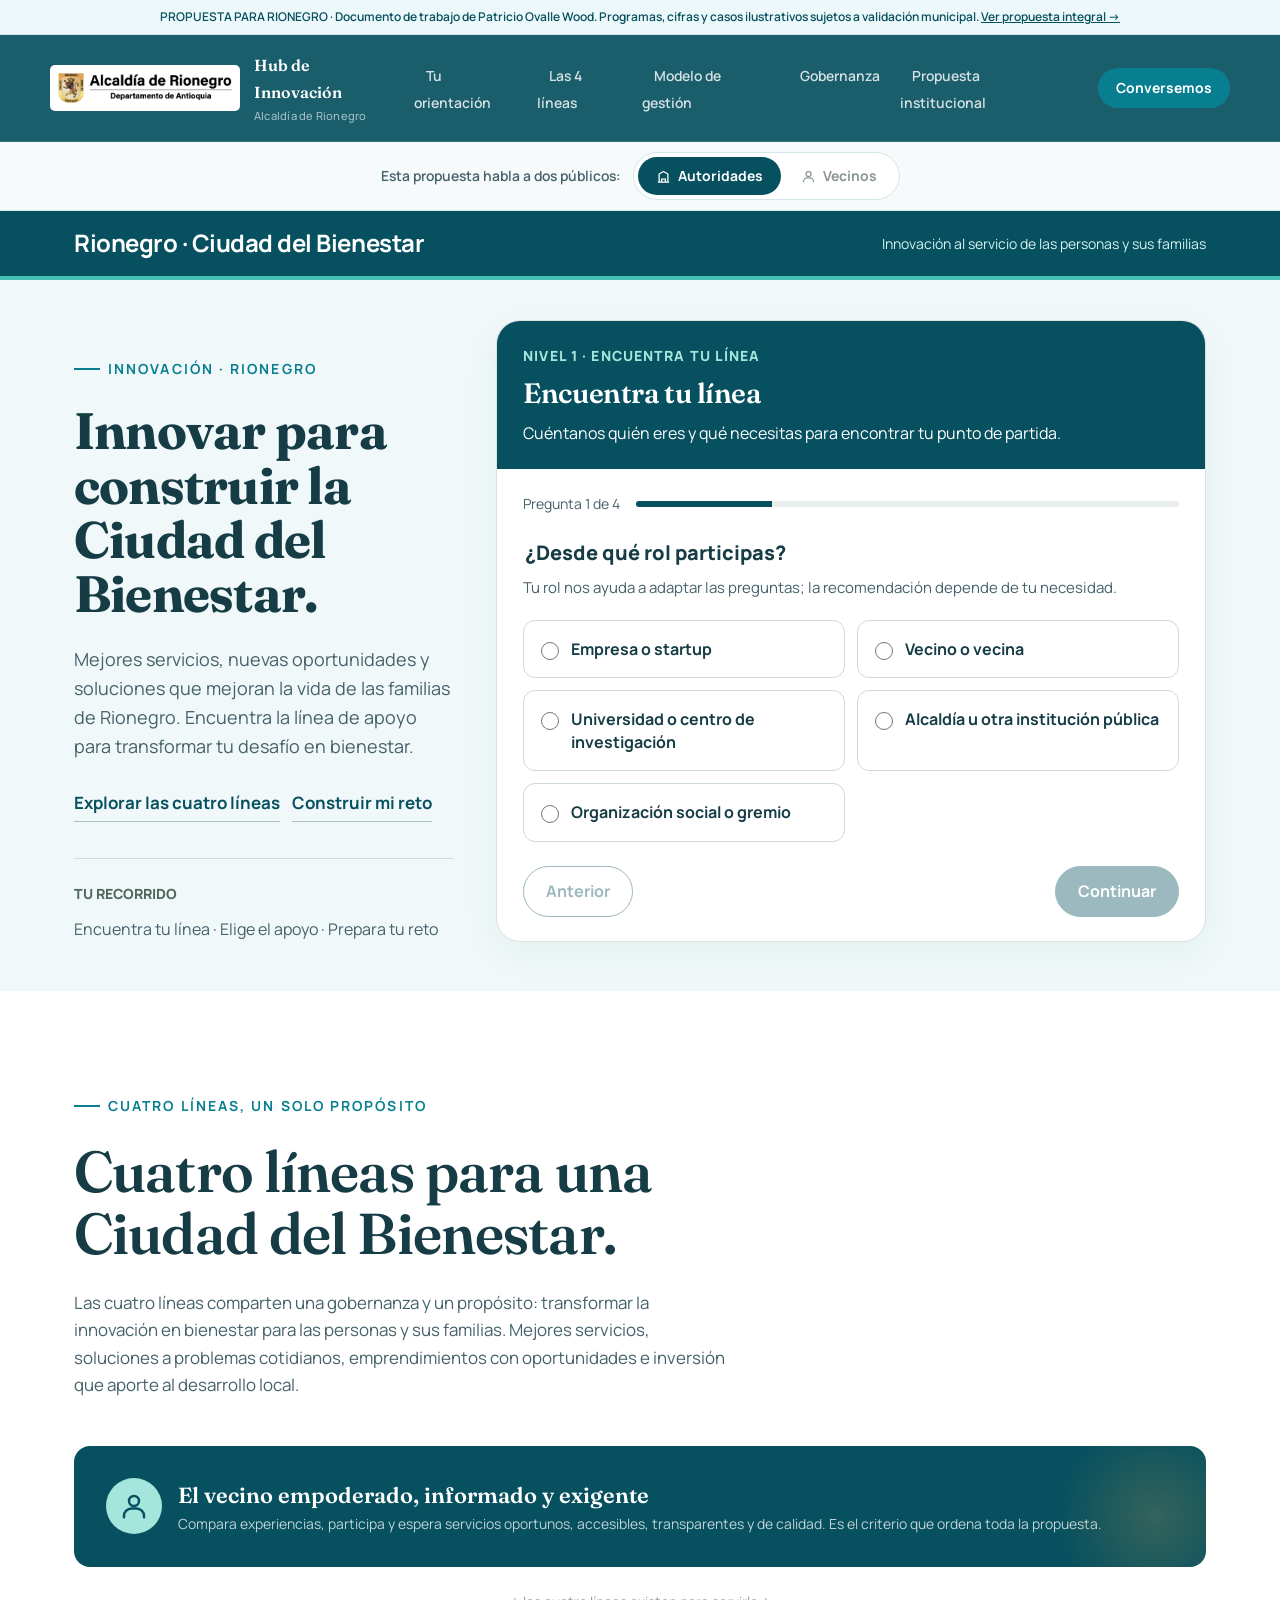
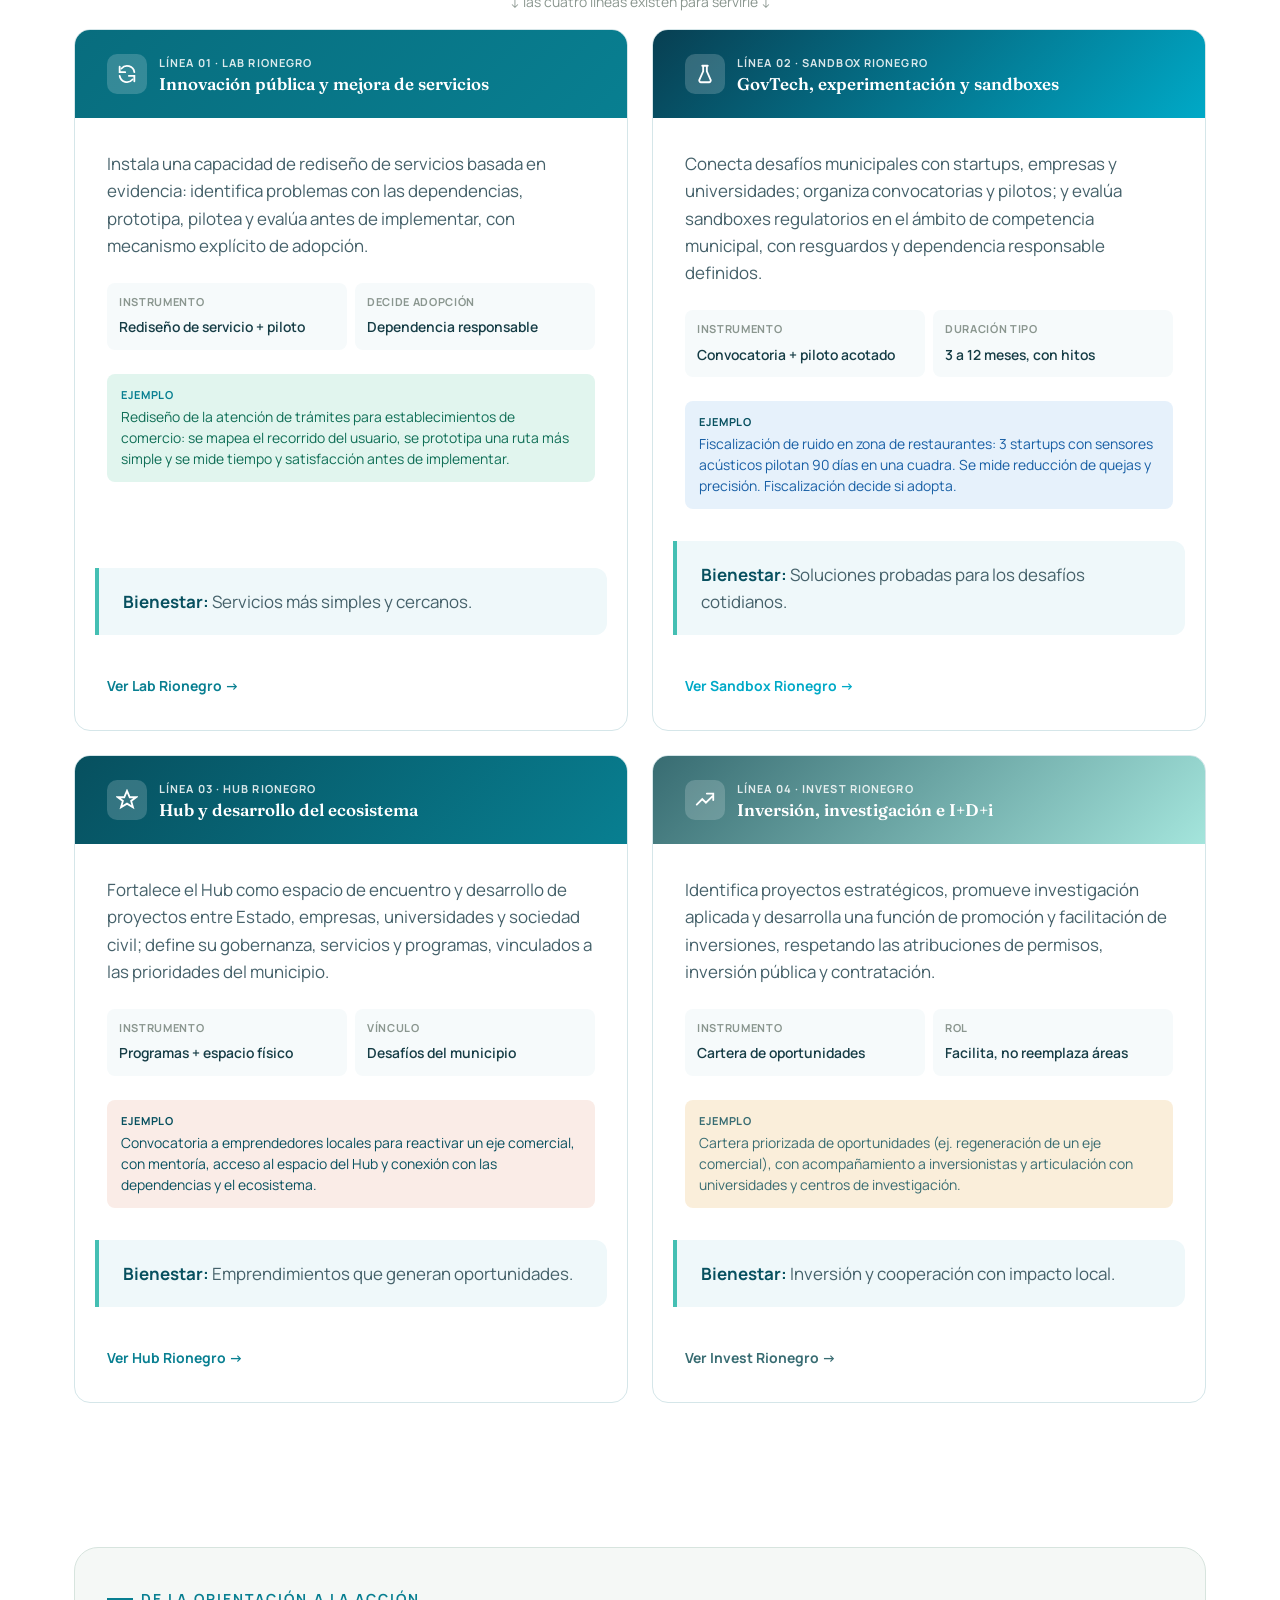
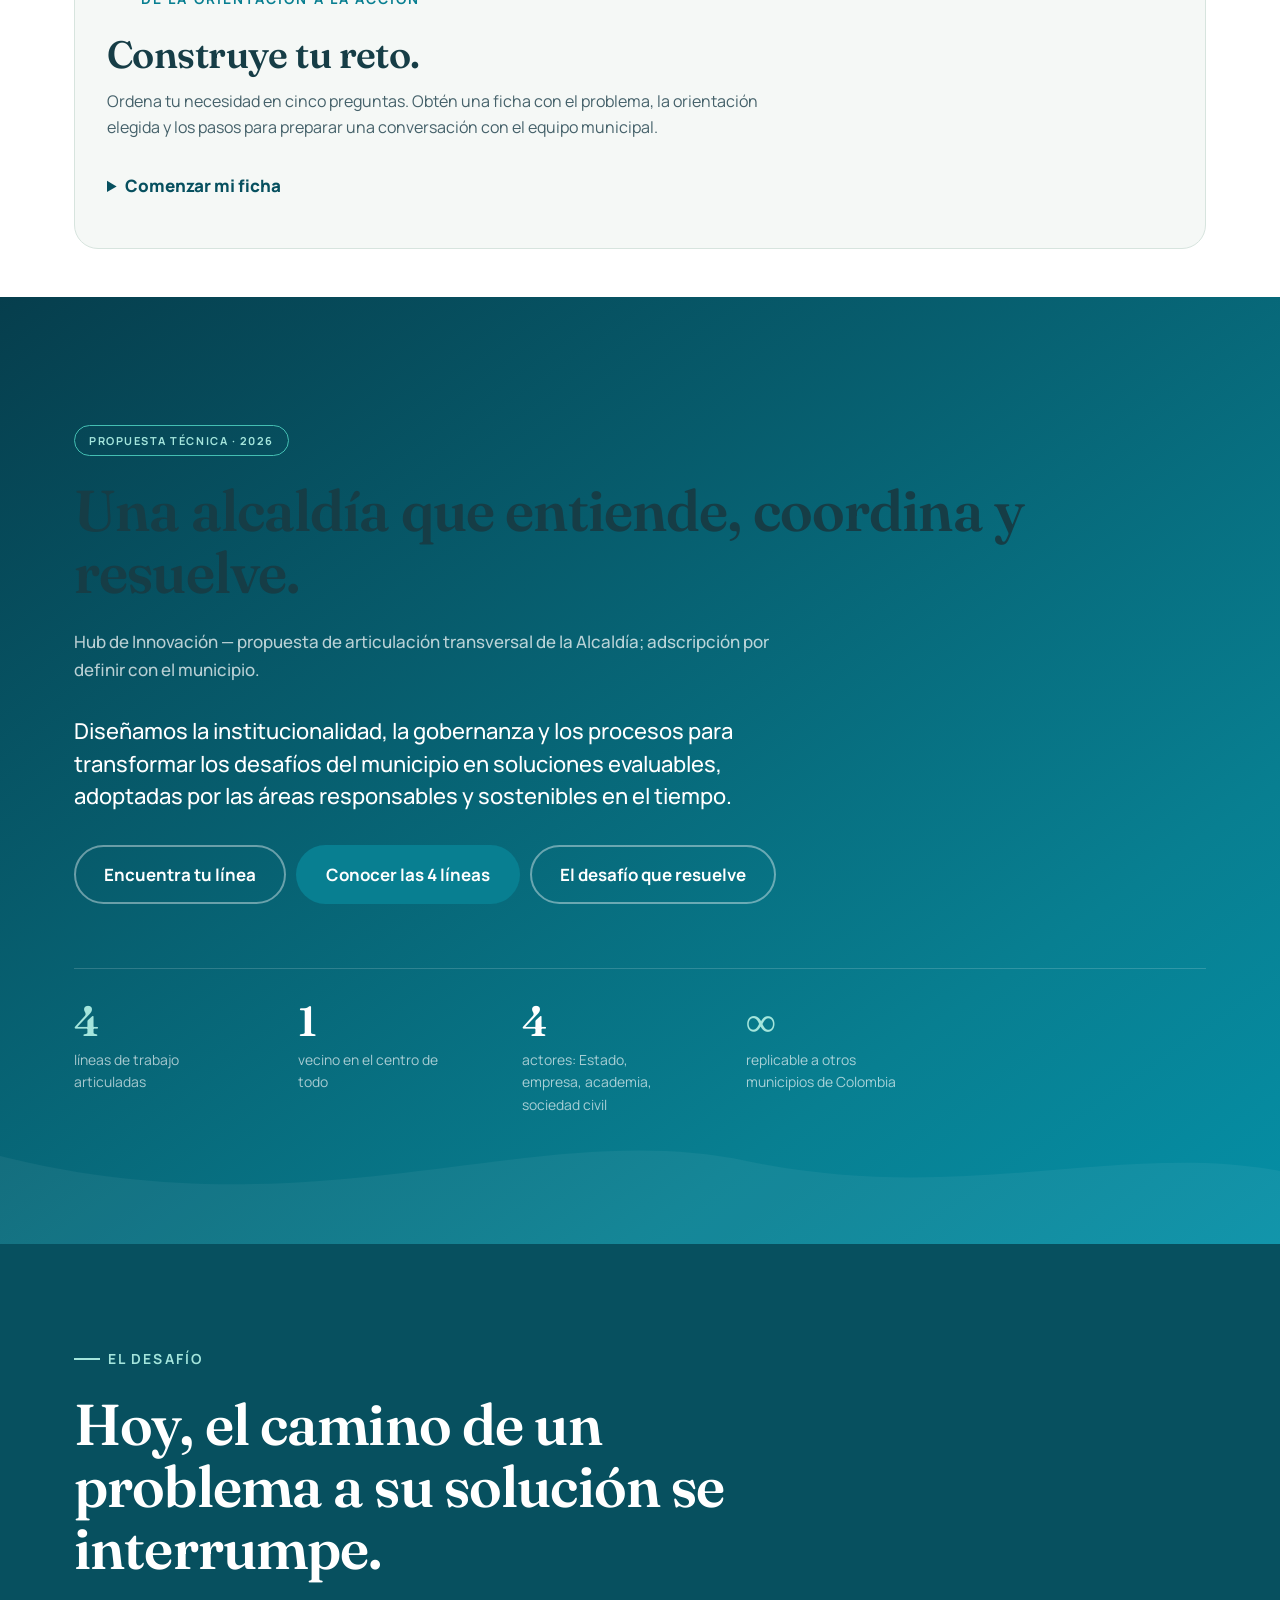
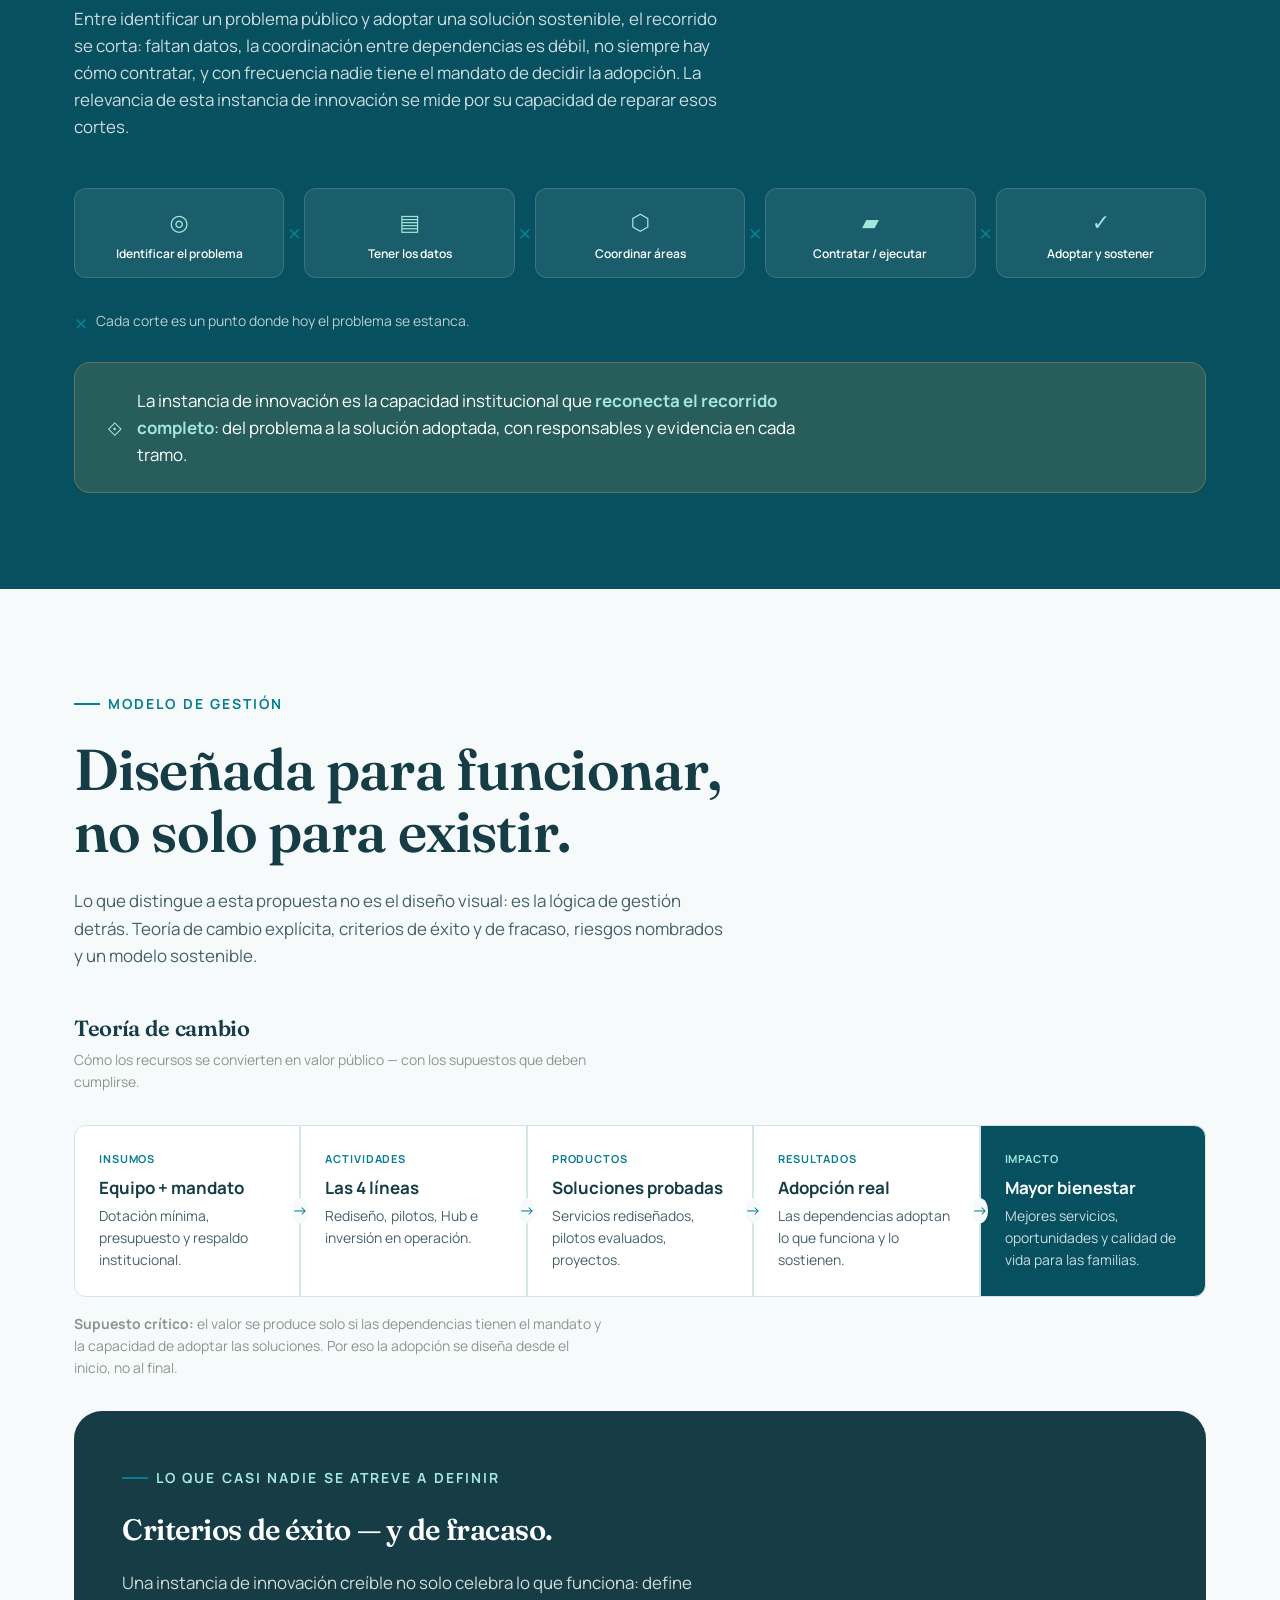
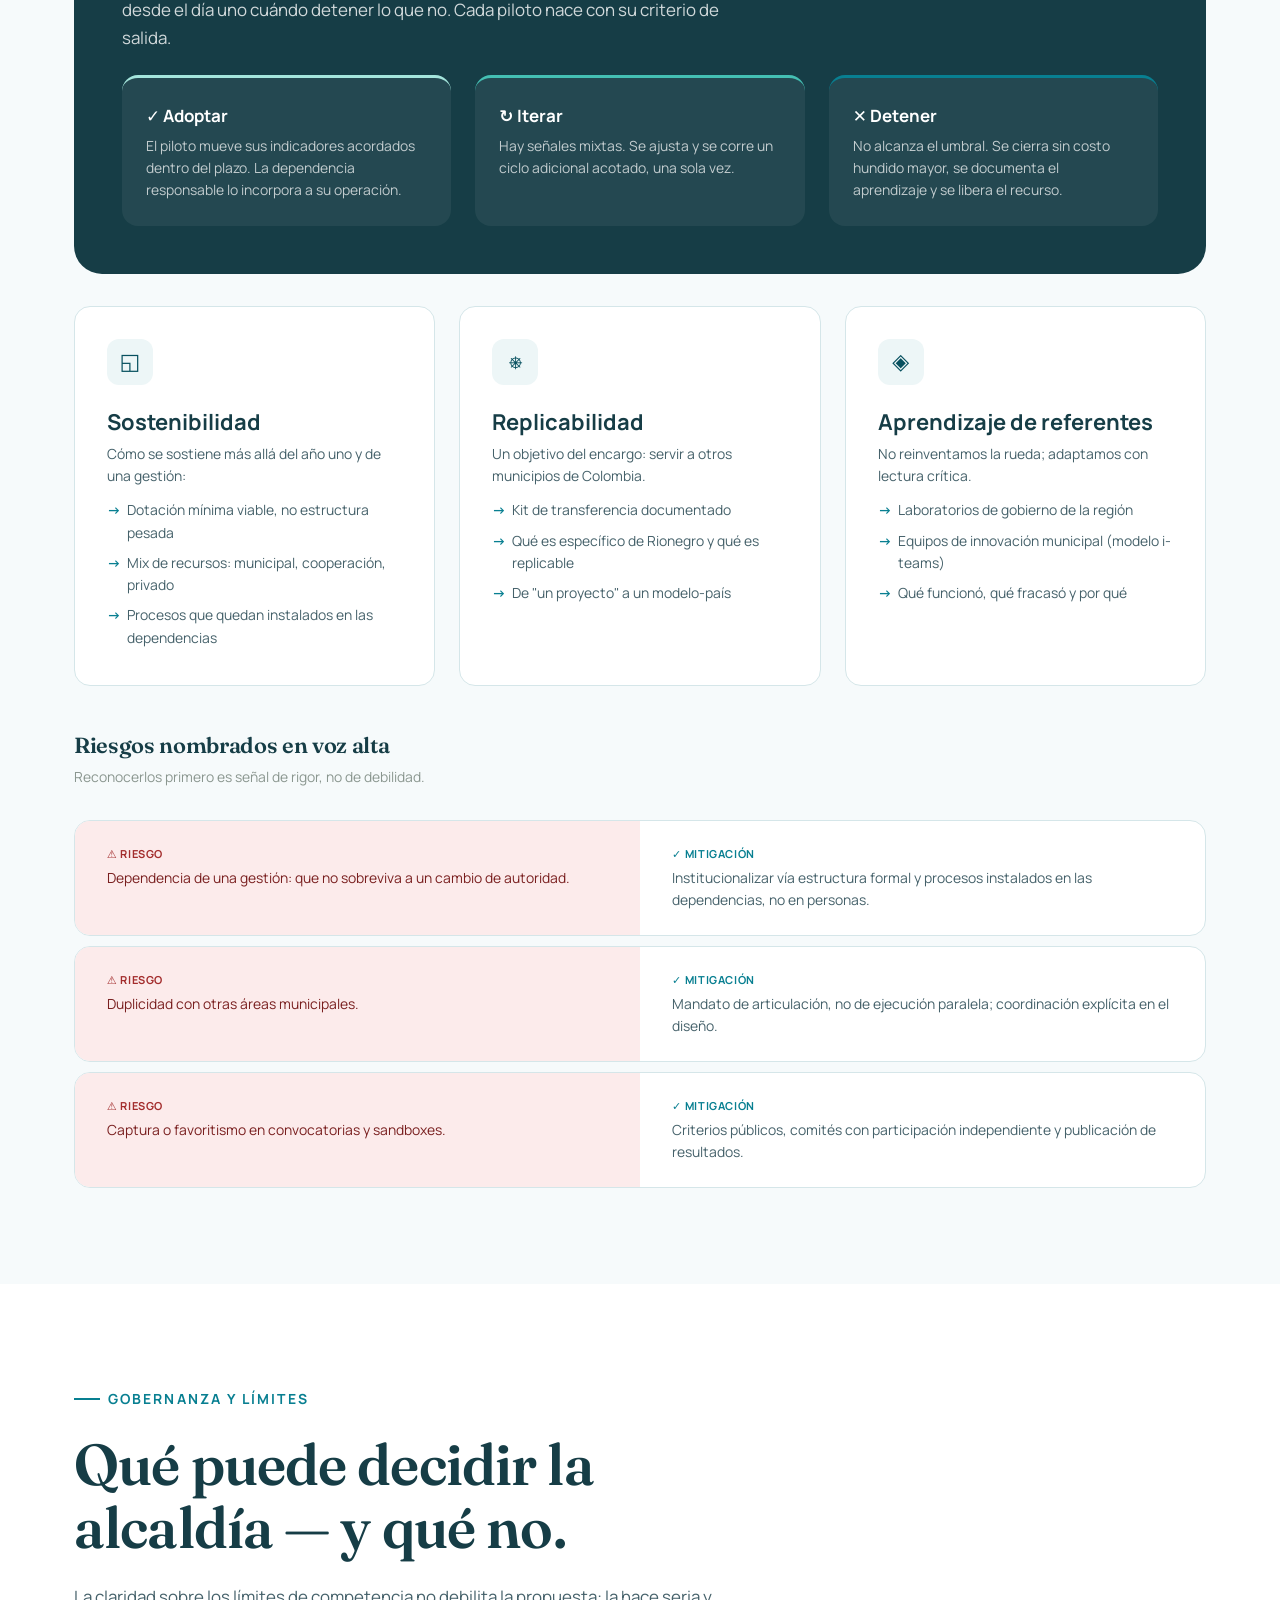
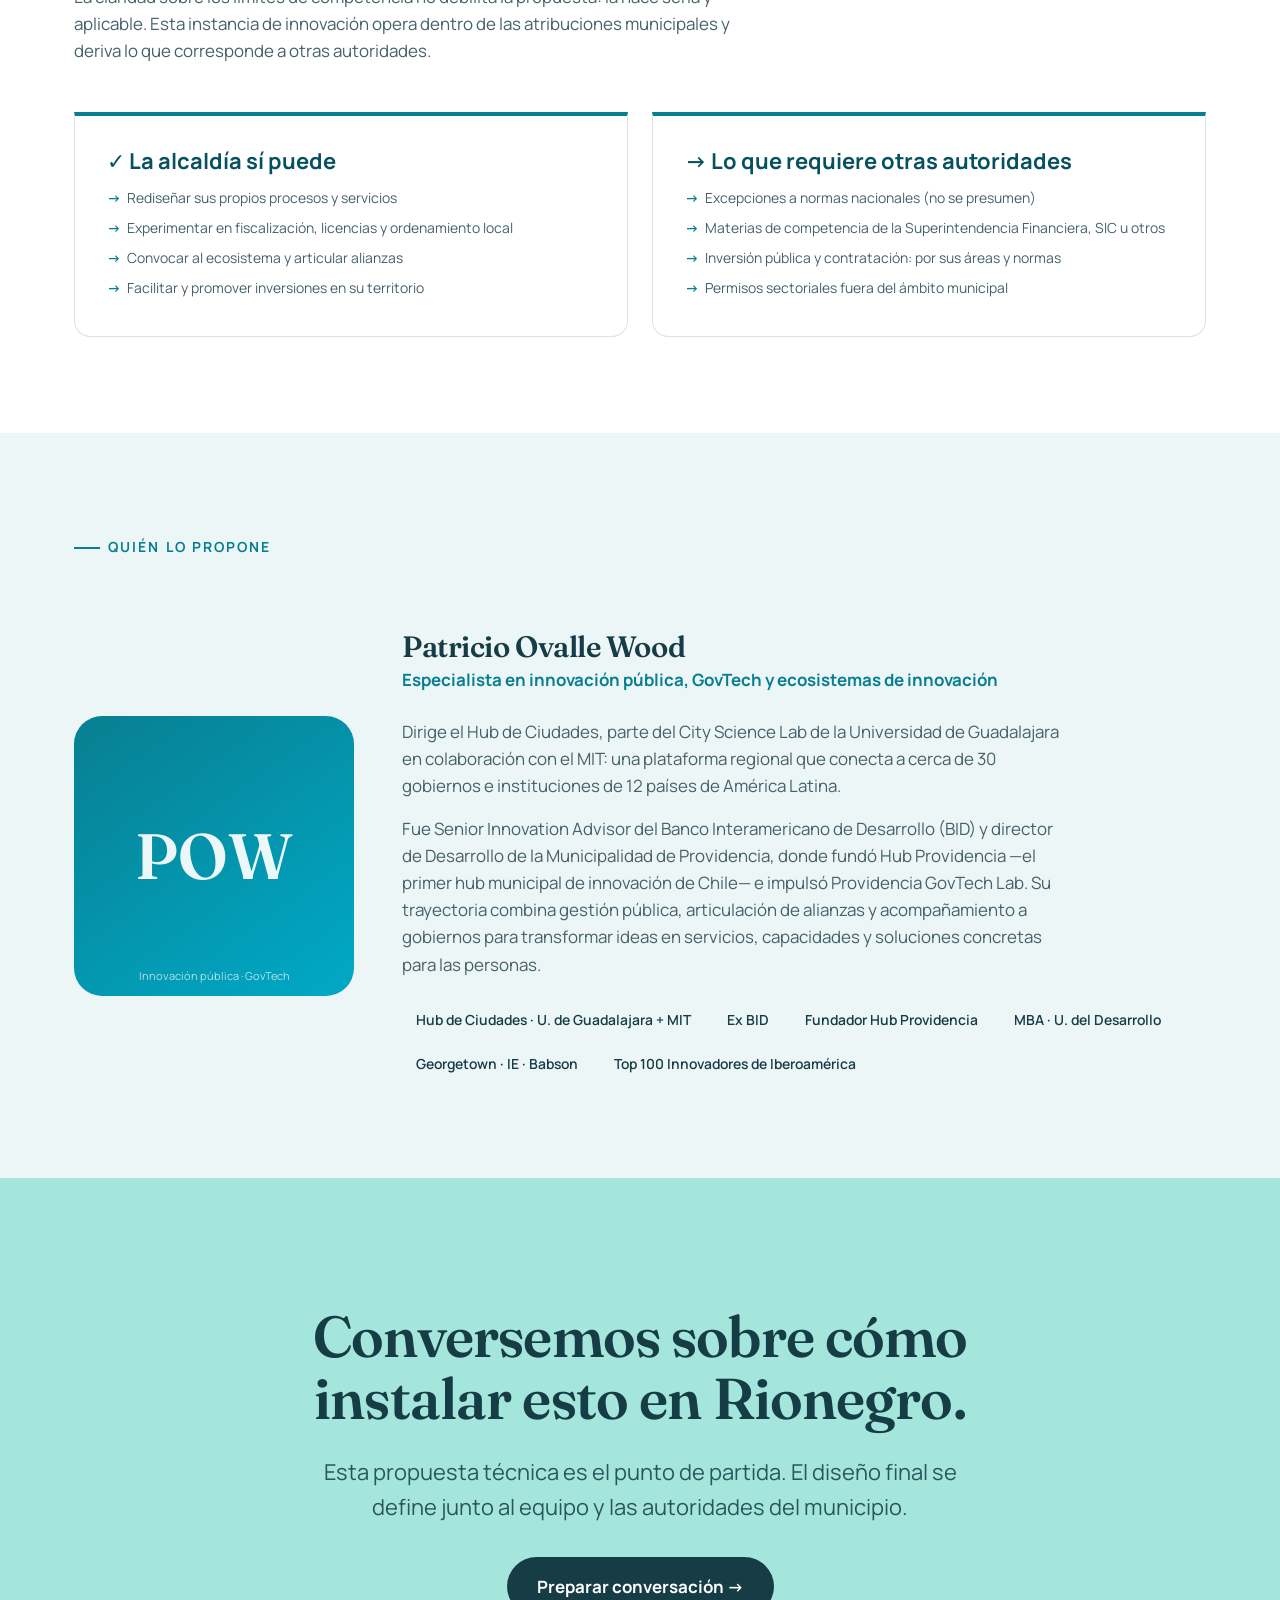
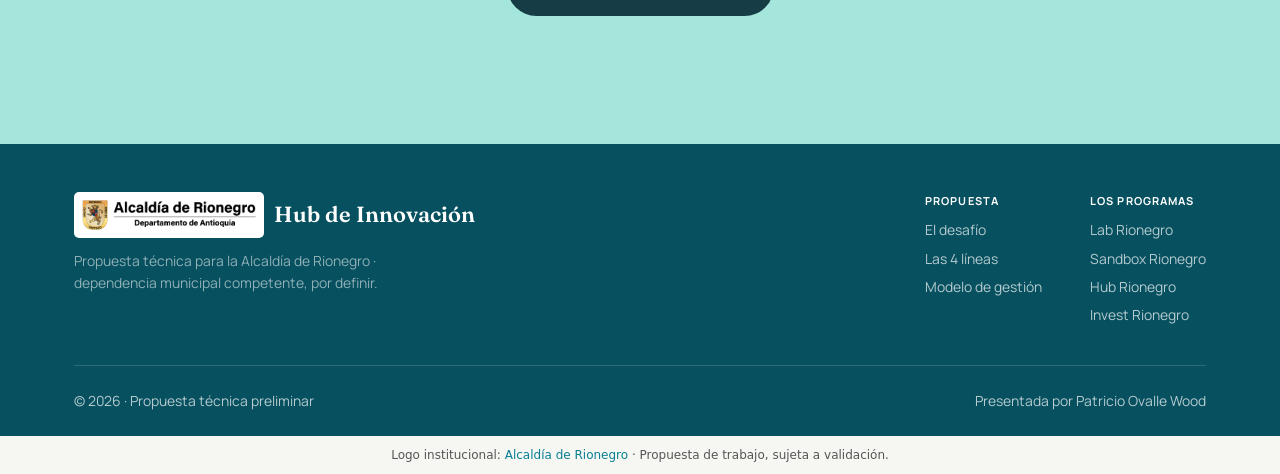
<file: index.html>
<!DOCTYPE html>
<html lang="es">
<head>
<meta charset="UTF-8" />
<meta name="viewport" content="width=device-width, initial-scale=1.0" />
<meta name="description" content="Propuesta técnica para la Hub de Innovación de la Alcaldía de Rionegro — adscrita a la dependencia municipal competente, por definir." />
<meta name="theme-color" content="#07505F" />
<title>Hub de Innovación · Rionegro — Propuesta</title>
<link rel="preconnect" href="https://fonts.googleapis.com" />
<link rel="preconnect" href="https://fonts.gstatic.com" crossorigin />
<link href="https://fonts.googleapis.com/css2?family=Manrope:wght@400;500;600;700;800&family=Fraunces:opsz,wght@9..144,500;9..144,600;9..144,700&display=swap" rel="stylesheet" />
<style>
:root{
  --verde-900:#07505F;--verde-700:#086D7E;--verde:#087F91;--verde-400:#44BFB3;
  --coral:#087F91;--coral-900:#07505F;--dorado:#A4E5DC;--dorado-900:#386C72;--mar:#00A9C7;--mar-900:#07505F;
  --blanco:#FFFFFF;--tinta:#163D46;--tinta-2:#45616A;--gris:#8A968F;--crema:#F6FAFB;--crema-2:#EDF6F7;--linea:#D5E6E9;
  --font-display:'Fraunces',Georgia,serif;--font-body:'Manrope',system-ui,sans-serif;
  --fs-300:clamp(0.8125rem,0.79rem + 0.1vw,0.875rem);--fs-400:clamp(0.95rem,0.9rem + 0.2vw,1.0625rem);
  --fs-500:clamp(1.125rem,1.05rem + 0.4vw,1.375rem);--fs-600:clamp(1.4rem,1.2rem + 0.8vw,1.9rem);
  --fs-700:clamp(1.8rem,1.5rem + 1.5vw,2.6rem);--fs-800:clamp(2.3rem,1.8rem + 2.6vw,3.6rem);--fs-900:clamp(2.8rem,2.1rem + 4vw,5rem);
  --sp-1:0.5rem;--sp-2:1rem;--sp-3:1.5rem;--sp-4:2rem;--sp-5:3rem;--sp-6:4rem;--sp-7:6rem;--sp-8:8rem;
  --container:1180px;--radius-sm:8px;--radius-md:16px;--radius-lg:28px;
  --shadow-sm:0 2px 12px rgba(15,26,22,.06);--shadow-md:0 18px 48px rgba(15,26,22,.13);
  --ease:cubic-bezier(.22,.8,.28,1);--dur:280ms;
}
*,*::before,*::after{box-sizing:border-box;}
html{scroll-behavior:smooth;-webkit-text-size-adjust:100%;}
body{margin:0;font-family:var(--font-body);font-size:var(--fs-400);line-height:1.6;color:var(--tinta);background:var(--blanco);-webkit-font-smoothing:antialiased;text-rendering:optimizeLegibility;}
img,svg{max-width:100%;display:block;}
button{font:inherit;cursor:pointer;border:0;background:none;color:inherit;}
a{color:var(--verde);text-decoration:none;transition:color var(--dur) var(--ease);}
a:hover{color:var(--verde-900);}
:focus-visible{outline:3px solid var(--dorado);outline-offset:3px;border-radius:var(--radius-sm);}
.skip-link{position:absolute;top:-100px;left:var(--sp-2);background:var(--tinta);color:#fff;padding:var(--sp-1) var(--sp-2);border-radius:var(--radius-sm);z-index:1000;transition:top var(--dur) var(--ease);}
.skip-link:focus{top:var(--sp-2);}
.container{width:100%;max-width:var(--container);margin-inline:auto;padding-inline:var(--sp-3);}
h1,h2,h3{font-family:var(--font-display);font-weight:600;line-height:1.08;letter-spacing:-0.015em;color:var(--tinta);margin:0 0 var(--sp-3);}
h1{font-size:var(--fs-900);font-weight:700;}h2{font-size:var(--fs-800);}h3{font-size:var(--fs-600);}
h4{font-family:var(--font-body);font-weight:700;font-size:var(--fs-500);margin:0 0 var(--sp-2);line-height:1.2;}
p{margin:0 0 var(--sp-2);color:var(--tinta-2);max-width:66ch;}
.eyebrow{display:inline-flex;align-items:center;gap:var(--sp-1);font-size:var(--fs-300);font-weight:700;letter-spacing:0.15em;text-transform:uppercase;color:var(--verde);margin-bottom:var(--sp-3);}
.eyebrow::before{content:'';width:26px;height:2px;background:var(--verde);}
.iso{width:38px;height:38px;flex-shrink:0;}

/* HEADER */
.site-header{position:sticky;top:0;z-index:100;background:rgba(7,80,95,.92);backdrop-filter:saturate(180%) blur(14px);-webkit-backdrop-filter:saturate(180%) blur(14px);border-bottom:1px solid rgba(255,255,255,.12);}
.nav{display:flex;align-items:center;justify-content:space-between;gap:var(--sp-3);padding:var(--sp-2) 0;}
.brand{display:flex;align-items:center;gap:10px;color:#fff;}
.brand b{font-family:var(--font-display);font-weight:600;font-size:1.1rem;line-height:1;}
.brand small{display:block;font-size:0.7rem;color:rgba(255,255,255,.6);font-weight:500;letter-spacing:.02em;margin-top:2px;}
.nav-list{display:flex;gap:var(--sp-1);list-style:none;margin:0;padding:0;}
.nav-list a{color:rgba(255,255,255,.82);font-weight:600;font-size:var(--fs-300);padding:8px 12px;border-radius:var(--radius-sm);transition:all var(--dur) var(--ease);}
.nav-list a:hover{color:#fff;background:rgba(255,255,255,.1);}
.nav-cta{background:var(--coral);color:#fff;padding:9px 18px;border-radius:999px;font-weight:700;font-size:var(--fs-300);white-space:nowrap;}
.nav-cta:hover{background:#fff;color:var(--tinta);}
.menu-toggle{display:none;width:42px;height:42px;border-radius:var(--radius-sm);align-items:center;justify-content:center;}
.menu-toggle span{width:21px;height:2px;background:#fff;position:relative;}
.menu-toggle span::before,.menu-toggle span::after{content:'';position:absolute;left:0;width:21px;height:2px;background:#fff;}
.menu-toggle span::before{top:-6px;}.menu-toggle span::after{top:6px;}
@media (max-width:980px){.menu-toggle{display:inline-flex;}.nav-list{display:none;}.nav-list.is-open{display:flex;flex-direction:column;position:absolute;top:100%;left:0;right:0;background:var(--verde-900);padding:var(--sp-3);gap:4px;box-shadow:var(--shadow-md);}.nav-cta{display:none;}}

/* REGISTRO TOGGLE (sticky secundario) */
.registro-bar{position:sticky;top:60px;z-index:90;background:var(--crema);border-bottom:1px solid var(--linea);padding:10px 0;}
.registro-bar .container{display:flex;align-items:center;justify-content:center;gap:12px;flex-wrap:wrap;}
.registro-bar .lbl{font-size:var(--fs-300);color:var(--tinta-2);font-weight:600;}
.toggle{display:inline-flex;background:var(--blanco);border:1px solid var(--linea);border-radius:999px;padding:4px;gap:2px;}
.toggle button{padding:8px 18px;border-radius:999px;color:var(--gris);font-weight:700;font-size:var(--fs-300);transition:all var(--dur) var(--ease);display:inline-flex;align-items:center;gap:7px;}
.toggle button.active[data-reg="auth"]{background:var(--verde-900);color:#fff;}
.toggle button.active[data-reg="vecino"]{background:var(--verde);color:#fff;}

/* HERO */
.hero{position:relative;overflow:hidden;color:#fff;padding:var(--sp-8) 0;isolation:isolate;}
.hero::before{content:'';position:absolute;inset:0;z-index:-2;background:linear-gradient(150deg,var(--verde-900) 0%,var(--verde-700) 65%,var(--mar) 135%);}
.hero::after{content:'';position:absolute;bottom:-2px;left:0;right:0;height:140px;z-index:-1;background-image:url("data:image/svg+xml;utf8,<svg xmlns='http://www.w3.org/2000/svg' viewBox='0 0 1200 140' preserveAspectRatio='none'><path d='M0,50 C300,130 500,10 700,55 C900,100 1050,35 1200,65 L1200,140 L0,140 Z' fill='%23ffffff' fill-opacity='0.05'/></svg>");background-size:cover;pointer-events:none;}
.hero .badge-prop{display:inline-block;font-size:11px;font-weight:700;letter-spacing:.14em;text-transform:uppercase;color:var(--dorado);border:1px solid rgba(232,176,75,.45);border-radius:999px;padding:6px 14px;margin-bottom:var(--sp-3);}
.hero h1{color:#fff;max-width:17ch;margin-bottom:var(--sp-2);}
.hero .dep{color:rgba(255,255,255,.72);font-size:var(--fs-400);font-weight:500;margin-bottom:var(--sp-4);}
.hero .promesa{color:#fff;font-size:var(--fs-500);line-height:1.5;max-width:54ch;margin-bottom:var(--sp-4);font-weight:500;}
.hero-actions{display:flex;gap:10px;flex-wrap:wrap;margin-bottom:var(--sp-6);}
.btn{display:inline-flex;align-items:center;gap:8px;padding:14px 28px;border-radius:999px;font-weight:700;font-size:var(--fs-400);transition:all var(--dur) var(--ease);cursor:pointer;border:2px solid transparent;}
.btn-primary{background:var(--coral);color:#fff;}
.btn-primary:hover{background:#fff;color:var(--tinta);transform:translateY(-2px);box-shadow:var(--shadow-md);}
.btn-ghost{background:transparent;color:#fff;border-color:rgba(255,255,255,.4);}
.btn-ghost:hover{background:rgba(255,255,255,.12);border-color:#fff;color:#fff;}
.hero-stats{display:flex;gap:var(--sp-6);flex-wrap:wrap;padding-top:var(--sp-4);border-top:1px solid rgba(255,255,255,.16);}
.hero-stat .n{font-family:var(--font-display);font-weight:600;font-size:var(--fs-700);line-height:1;display:block;}
.hero-stat .n.d{color:var(--dorado);}
.hero-stat p{color:rgba(255,255,255,.65);font-size:var(--fs-300);margin:6px 0 0;max-width:20ch;}

/* SECTIONS */
section{padding:var(--sp-7) 0;}
.section-head{max-width:720px;margin-bottom:var(--sp-5);}
.bg-crema{background:var(--crema);}
.bg-crema2{background:var(--crema-2);}
.bg-verde{background:var(--verde-900);color:#fff;}
.bg-verde h2,.bg-verde h3{color:#fff;}.bg-verde p{color:rgba(255,255,255,.8);}
.bg-verde .eyebrow{color:var(--dorado);}.bg-verde .eyebrow::before{background:var(--dorado);}

/* Registro-aware text */
.reg{display:none;}
.reg.show{display:block;}
.reg-inline{display:none;}
.reg-inline.show{display:inline;}

/* VECINO CENTRO */
.vecino-card{display:flex;align-items:center;gap:16px;background:var(--verde-900);border-radius:var(--radius-md);padding:var(--sp-4);margin-bottom:var(--sp-3);position:relative;overflow:hidden;}
.vecino-card::after{content:'';position:absolute;right:-50px;bottom:-50px;width:200px;height:200px;border-radius:50%;background:radial-gradient(circle,rgba(232,176,75,.2),transparent 70%);}
.vecino-card .av{width:56px;height:56px;border-radius:50%;background:var(--dorado);display:flex;align-items:center;justify-content:center;flex-shrink:0;position:relative;}
.vecino-card .av svg{width:30px;height:30px;}
.vecino-card b{color:#fff;font-size:var(--fs-500);display:block;font-family:var(--font-display);font-weight:600;position:relative;}
.vecino-card span{color:rgba(255,255,255,.75);font-size:var(--fs-300);position:relative;}
.flecha-abajo{text-align:center;color:var(--gris);font-size:var(--fs-300);margin:var(--sp-2) 0;}

/* LÍNEAS */
.lineas{display:grid;grid-template-columns:repeat(2,1fr);gap:var(--sp-3);}
@media (max-width:820px){.lineas{grid-template-columns:1fr;}}
.linea{background:var(--blanco);border:1px solid var(--linea);border-radius:var(--radius-md);overflow:hidden;display:flex;flex-direction:column;transition:all var(--dur) var(--ease);}
.linea:hover{transform:translateY(-4px);box-shadow:var(--shadow-md);}
.linea-top{padding:var(--sp-3) var(--sp-4);display:flex;align-items:center;gap:12px;color:#fff;}
.linea.l1 .linea-top{background:linear-gradient(135deg,var(--verde-700),var(--verde));}
.linea.l2 .linea-top{background:linear-gradient(135deg,#083f52,var(--mar));}
.linea.l3 .linea-top{background:linear-gradient(135deg,var(--coral-900),var(--coral));}
.linea.l4 .linea-top{background:linear-gradient(135deg,var(--dorado-900),var(--dorado));}
.linea-top .ic{width:40px;height:40px;border-radius:10px;background:rgba(255,255,255,.18);display:flex;align-items:center;justify-content:center;flex-shrink:0;}
.linea-top .ic svg{width:22px;height:22px;stroke:#fff;}
.linea-top .k{font-size:11px;text-transform:uppercase;letter-spacing:.1em;opacity:.85;font-weight:700;}
.linea-top h4{margin:2px 0 0;color:#fff;font-family:var(--font-display);font-weight:600;font-size:var(--fs-400);}
.linea-body{padding:var(--sp-4);display:flex;flex-direction:column;gap:var(--sp-3);flex:1;}
.linea-body .desc{font-size:var(--fs-400);color:var(--tinta-2);margin:0;}
.ficha{display:grid;grid-template-columns:1fr 1fr;gap:8px;}
.ficha .cell{background:var(--crema);border-radius:var(--radius-sm);padding:10px 12px;}
.ficha .cell .ck{font-size:11px;color:var(--gris);text-transform:uppercase;letter-spacing:.06em;font-weight:700;display:block;margin-bottom:2px;}
.ficha .cell .cv{font-size:var(--fs-300);color:var(--tinta);font-weight:600;}
.ejemplo-box{border-radius:var(--radius-sm);padding:12px 14px;}
.linea.l1 .ejemplo-box{background:#E1F5EE;}
.linea.l2 .ejemplo-box{background:#E6F1FB;}
.linea.l3 .ejemplo-box{background:#FAECE7;}
.linea.l4 .ejemplo-box{background:#FAEEDA;}
.ejemplo-box .et{font-size:11px;font-weight:700;text-transform:uppercase;letter-spacing:.06em;margin-bottom:4px;display:block;}
.linea.l1 .ejemplo-box .et{color:var(--verde);}.linea.l1 .ejemplo-box p{color:#0F6E56;}
.linea.l2 .ejemplo-box .et{color:var(--mar-900);}.linea.l2 .ejemplo-box p{color:#185FA5;}
.linea.l3 .ejemplo-box .et{color:var(--coral-900);}.linea.l3 .ejemplo-box p{color:#07505F;}
.linea.l4 .ejemplo-box .et{color:var(--dorado-900);}.linea.l4 .ejemplo-box p{color:#386C72;}
.ejemplo-box p{font-size:var(--fs-300);line-height:1.5;margin:0;}
.linea-foot{margin-top:auto;padding:var(--sp-2) var(--sp-4) var(--sp-4);}
.linea-foot a{display:inline-flex;align-items:center;gap:6px;font-weight:700;font-size:var(--fs-300);}
.linea.l1 .linea-foot a{color:var(--verde);}.linea.l2 .linea-foot a{color:var(--mar);}
.linea.l3 .linea-foot a{color:var(--coral);}.linea.l4 .linea-foot a{color:var(--dorado-900);}

/* RECORRIDO */
.recorrido{display:flex;align-items:stretch;gap:0;overflow-x:auto;padding-bottom:8px;}
.rec-step{flex:1;min-width:96px;background:rgba(255,255,255,.08);border:1px solid rgba(255,255,255,.14);border-radius:12px;padding:16px 10px;text-align:center;}
.rec-step .ri{font-size:22px;color:var(--dorado);margin-bottom:6px;}
.rec-step .rt{font-size:12px;font-weight:600;color:#fff;line-height:1.25;}
.rec-gap{display:flex;align-items:center;color:var(--coral);font-size:17px;padding:0 3px;flex-shrink:0;}
.rec-note{display:flex;align-items:flex-start;gap:8px;margin-top:var(--sp-3);font-size:var(--fs-300);color:rgba(255,255,255,.72);}
.rec-fix{background:rgba(232,176,75,.14);border:1px solid rgba(232,176,75,.3);border-radius:var(--radius-md);padding:var(--sp-3) var(--sp-4);margin-top:var(--sp-3);display:flex;align-items:center;gap:14px;}
.rec-fix .fi{font-size:26px;color:var(--dorado);flex-shrink:0;}
.rec-fix p{margin:0;color:#fff;font-size:var(--fs-400);}
.rec-fix b{color:var(--dorado);}

/* TEORÍA DE CAMBIO */
.toc{display:grid;grid-template-columns:repeat(5,1fr);gap:0;align-items:stretch;margin-top:var(--sp-4);}
@media (max-width:860px){.toc{grid-template-columns:1fr;gap:10px;}}
.toc-step{background:var(--blanco);border:1px solid var(--linea);padding:var(--sp-3);position:relative;}
.toc-step:first-child{border-radius:12px 0 0 12px;}
.toc-step:last-child{border-radius:0 12px 12px 0;background:var(--verde-900);}
@media (max-width:860px){.toc-step,.toc-step:first-child,.toc-step:last-child{border-radius:12px;}}
.toc-step .tn{font-size:11px;font-weight:700;text-transform:uppercase;letter-spacing:.08em;color:var(--verde);margin-bottom:6px;}
.toc-step:last-child .tn{color:var(--dorado);}
.toc-step h5{margin:0 0 4px;font-size:var(--fs-400);font-weight:700;color:var(--tinta);}
.toc-step:last-child h5{color:#fff;}
.toc-step p{margin:0;font-size:var(--fs-300);color:var(--tinta-2);}
.toc-step:last-child p{color:rgba(255,255,255,.8);}
.toc-arrow{position:absolute;right:-9px;top:50%;transform:translateY(-50%);z-index:2;color:var(--verde);font-size:16px;background:var(--crema);border-radius:50%;}
@media (max-width:860px){.toc-arrow{display:none;}}

/* GESTIÓN cards */
.gest{display:grid;grid-template-columns:repeat(auto-fit,minmax(260px,1fr));gap:var(--sp-3);margin-top:var(--sp-4);}
.gcard{background:var(--blanco);border:1px solid var(--linea);border-radius:var(--radius-md);padding:var(--sp-4);}
.gcard .gi{width:46px;height:46px;border-radius:12px;background:var(--crema-2);display:flex;align-items:center;justify-content:center;margin-bottom:var(--sp-3);font-size:22px;color:var(--verde-900);}
.gcard h4{margin-bottom:var(--sp-1);}
.gcard p{font-size:var(--fs-300);margin:0;}
.gcard ul{margin:8px 0 0;padding-left:0;list-style:none;}
.gcard li{font-size:var(--fs-300);color:var(--tinta-2);padding:4px 0 4px 20px;position:relative;}
.gcard li::before{content:'→';position:absolute;left:0;color:var(--verde);font-weight:700;}

/* CRITERIOS SALIDA (destacado) */
.salida{background:var(--tinta);color:#fff;border-radius:var(--radius-lg);padding:var(--sp-5);margin-top:var(--sp-4);}
.salida h3{color:#fff;}
.salida .grid{display:grid;grid-template-columns:repeat(auto-fit,minmax(200px,1fr));gap:var(--sp-3);margin-top:var(--sp-3);}
.salida .box{background:rgba(255,255,255,.06);border-radius:var(--radius-md);padding:var(--sp-3);border-top:3px solid var(--verde-400);}
.salida .box.stop{border-top-color:var(--coral);}
.salida .box.go{border-top-color:var(--dorado);}
.salida .box h5{margin:0 0 6px;font-size:var(--fs-400);color:#fff;display:flex;align-items:center;gap:8px;}
.salida .box p{margin:0;font-size:var(--fs-300);color:rgba(255,255,255,.72);}

/* RIESGOS tabla */
.riesgos{margin-top:var(--sp-4);display:flex;flex-direction:column;gap:10px;}
.riesgo{display:grid;grid-template-columns:1fr 1fr;gap:0;background:var(--blanco);border:1px solid var(--linea);border-radius:var(--radius-md);overflow:hidden;}
@media (max-width:680px){.riesgo{grid-template-columns:1fr;}}
.riesgo .r{padding:var(--sp-3) var(--sp-4);}
.riesgo .r.risk{background:#FCEBEB;}
.riesgo .r .rk{font-size:11px;font-weight:700;text-transform:uppercase;letter-spacing:.06em;margin-bottom:4px;display:flex;align-items:center;gap:6px;}
.riesgo .r.risk .rk{color:#A32D2D;}
.riesgo .r.mit .rk{color:var(--verde);}
.riesgo .r p{margin:0;font-size:var(--fs-300);}
.riesgo .r.risk p{color:#791F1F;}

/* AUTORÍA */
.autor{display:grid;grid-template-columns:280px 1fr;gap:var(--sp-5);align-items:center;}
@media (max-width:760px){.autor{grid-template-columns:1fr;gap:var(--sp-3);}}
.autor-foto{aspect-ratio:1;border-radius:var(--radius-lg);background:linear-gradient(145deg,var(--verde),var(--mar));display:flex;align-items:center;justify-content:center;position:relative;overflow:hidden;}
.autor-foto .ini{font-family:var(--font-display);font-weight:600;font-size:4rem;color:rgba(255,255,255,.92);}
.autor-foto .ph{position:absolute;bottom:12px;left:0;right:0;text-align:center;font-size:11px;color:rgba(255,255,255,.7);}
.autor h3{margin-bottom:4px;}
.autor .rol{color:var(--verde);font-weight:700;font-size:var(--fs-400);margin-bottom:var(--sp-3);}
.chips{display:flex;flex-wrap:wrap;gap:8px;margin-top:var(--sp-3);}
.chip{background:var(--crema-2);border-radius:999px;padding:7px 14px;font-size:var(--fs-300);font-weight:600;color:var(--tinta);display:inline-flex;align-items:center;gap:6px;}
.chip svg{width:14px;height:14px;}

/* CTA */
.cta{padding:var(--sp-8) 0;background:var(--dorado);color:var(--tinta);text-align:center;}
.cta h2{color:var(--tinta);max-width:22ch;margin-inline:auto;}
.cta p{color:var(--tinta);opacity:.85;font-size:var(--fs-500);margin:0 auto var(--sp-4);max-width:52ch;}
.cta .btn-primary{background:var(--tinta);color:#fff;}
.cta .btn-primary:hover{background:var(--verde-900);color:#fff;}

/* FOOTER */
.site-footer{background:var(--verde-900);color:rgba(255,255,255,.7);padding:var(--sp-5) 0 var(--sp-3);font-size:var(--fs-300);}
.footer-grid{display:flex;justify-content:space-between;gap:var(--sp-4);flex-wrap:wrap;margin-bottom:var(--sp-4);}
.footer-brand{display:flex;align-items:center;gap:10px;color:#fff;font-family:var(--font-display);font-weight:600;font-size:var(--fs-500);}
.footer-links{display:flex;gap:var(--sp-5);flex-wrap:wrap;}
.footer-links h5{color:#fff;text-transform:uppercase;letter-spacing:.1em;font-size:11px;margin:0 0 10px;font-weight:700;}
.footer-links ul{list-style:none;padding:0;margin:0;}
.footer-links li{margin-bottom:6px;}
.footer-links a{color:rgba(255,255,255,.7);}
.footer-links a:hover{color:var(--dorado);}
.footer-bottom{padding-top:var(--sp-3);border-top:1px solid rgba(255,255,255,.15);display:flex;justify-content:space-between;flex-wrap:wrap;gap:var(--sp-2);font-size:var(--fs-300);}

.reveal{opacity:0;transform:translateY(20px);transition:opacity 600ms var(--ease),transform 600ms var(--ease);}
.reveal.is-visible{opacity:1;transform:none;}
@media (prefers-reduced-motion:reduce){.reveal{opacity:1;transform:none;transition:none;}html{scroll-behavior:auto;}}
.lead-narrow{max-width:680px;}
@media print{.site-header,.registro-bar,.menu-toggle{position:static;}.reg{display:block !important;}}
</style>
<style>
/* Orientador de innovación */
.mf-guide{--guide-color:#07505F;scroll-margin-top:150px;margin:32px auto;padding:0;max-width:1180px;font-family:Manrope,system-ui,sans-serif;color:#163D46;font-size:16px;line-height:1.6}
.mf-guide *{box-sizing:border-box}.mf-guide-shell{border:1px solid #d7e4de;border-radius:24px;overflow:hidden;background:#fff;box-shadow:0 12px 36px #07505f0c}.mf-guide-head{padding:28px 32px;background:var(--guide-color);color:#fff}.mf-guide-head h2{font-size:clamp(25px,3vw,36px);color:#fff;margin:8px 0 12px;line-height:1.15}.mf-guide-head p{color:#fff;margin:0;font-size:16px;max-width:65ch}.mf-guide-tag{color:#ffe1a4;font-size:14px;font-weight:800;letter-spacing:.08em;text-transform:uppercase}.mf-guide-body{padding:28px 32px}.mf-guide .mf-guide-context{background:#f1f6f3;border-radius:12px;padding:12px 16px;display:flex;gap:12px;align-items:center;justify-content:space-between;flex-wrap:wrap;margin-bottom:22px;color:#29483a;font-size:14px}.mf-guide button,.mf-guide a{font:inherit}.mf-guide button:focus-visible,.mf-guide a:focus-visible{outline:3px solid #b97910;outline-offset:4px}.mf-guide-progress{display:flex;align-items:center;gap:16px;margin-bottom:24px;font-size:14px;color:#45616A}.mf-guide-track{flex:1;height:6px;background:#e8eeeb;border-radius:99px;overflow:hidden}.mf-guide-fill{height:100%;background:var(--guide-color)}.mf-guide fieldset{border:0;margin:0;padding:0;min-width:0}.mf-guide legend{font-weight:800;font-size:22px;line-height:1.35;margin-bottom:10px;width:100%}.mf-guide-help{font-size:15px;color:#45616A;margin:0 0 20px}.mf-guide-options{display:grid;grid-template-columns:1fr 1fr;gap:12px}.mf-guide-option{display:flex;align-items:flex-start;gap:12px;padding:17px;border:1px solid #cddbd3;border-radius:12px;cursor:pointer;background:#fff;line-height:1.4}.mf-guide-option:has(input:checked){border-color:var(--guide-color);background:#eef7f2;box-shadow:inset 0 0 0 1px var(--guide-color)}.mf-guide-option:hover{border-color:var(--guide-color)}.mf-guide-option input{flex-shrink:0;margin:4px 0 0;width:18px;height:18px;accent-color:var(--guide-color)}.mf-guide-option strong{font-size:16px;font-weight:700;display:block}.mf-guide-option small{display:block;color:#45616A;font-size:14px;margin-top:6px}.mf-guide-actions{display:flex;justify-content:space-between;gap:12px;flex-wrap:wrap;margin-top:24px}.mf-guide .mf-guide-button{display:inline-flex;align-items:center;justify-content:center;min-height:48px;padding:12px 22px;border:1px solid var(--guide-color);border-radius:99px;text-decoration:none;background:var(--guide-color);color:#fff;font-weight:700;cursor:pointer}.mf-guide .mf-guide-button.secondary{background:#fff;color:var(--guide-color)}.mf-guide .mf-guide-button:disabled{opacity:.4;cursor:not-allowed}.mf-guide .mf-guide-link{color:var(--guide-color);text-decoration:underline;background:none;border:0;padding:4px;cursor:pointer;font-size:14px}.mf-guide-result h3{color:var(--guide-color);font-size:30px;margin:8px 0 16px;line-height:1.2}.mf-guide-result p{font-size:16px;color:#45616A}.mf-guide-label{font-size:14px;font-weight:800;text-transform:uppercase;letter-spacing:.06em;color:var(--guide-color)}.mf-guide-summary{padding:16px;background:#f1f6f3;border-radius:12px;margin:20px 0}.mf-guide-summary ul{margin:8px 0;padding-left:20px}.mf-guide-alt{border-top:1px solid #d7e4de;padding-top:18px;margin-top:22px}.mf-guide-note{font-size:14px!important;color:#52675c!important;margin:20px 0 0!important}.mf-guide-highlight{outline:3px solid #b97910;outline-offset:6px;scroll-margin-top:120px}.mf-guide-noscript{padding:20px}
@media(max-width:640px){.mf-guide-head,.mf-guide-body{padding:22px 18px}.mf-guide-options{grid-template-columns:1fr}.mf-guide{margin:22px auto}.mf-guide-actions .mf-guide-button{flex:1}.mf-guide legend{font-size:20px}}
</style>
<style>
/* Portal, fichas y constructor de retos */
:root{--mf-accent:#07505F}.mf-portal{padding:40px 0 48px;background:#F0F8F9}.mf-portal-grid{display:grid;grid-template-columns:minmax(250px,.75fr) minmax(0,1.4fr);gap:42px;align-items:start}.mf-portal-intro{padding-top:30px}.mf-portal h1{font-size:clamp(36px,4vw,56px);max-width:12ch;line-height:1.06}.mf-portal-intro>p{font-size:18px;color:#45616A;margin-bottom:28px}.mf-portal .mf-guide{margin:0;max-width:100%}.mf-portal .mf-guide-head{padding:22px 26px}.mf-portal .mf-guide-head h2{font-size:28px}.mf-portal .mf-guide-body{padding:24px 26px}.mf-portal .mf-guide legend{font-size:20px}.mf-portal-links{display:flex;gap:12px;flex-wrap:wrap}.mf-portal-links a{font-weight:700;color:#07505F;border-bottom:1px solid #abc4b7;padding-bottom:5px}.mf-portal-path{margin-top:36px;border-top:1px solid #ccddd3;padding-top:24px}.mf-portal-path span{display:block;font-size:14px;font-weight:800;color:#52675c;margin:0 0 12px}.mf-portal-path p{font-size:16px;margin:0}.mf-crossnav{background:#fff;border-bottom:1px solid #d7e4de}.mf-crossnav>div{display:flex;align-items:center;justify-content:space-between;gap:16px;flex-wrap:wrap;padding-top:12px;padding-bottom:12px}.mf-crossnav strong{font-size:14px;color:var(--mf-accent)}.mf-crossnav nav{display:flex;flex-wrap:wrap;gap:18px}.mf-crossnav a{font-size:14px;font-weight:700;color:var(--mf-accent);text-decoration:underline;text-underline-offset:4px}.mf-details{font-size:15px;line-height:1.5;margin:20px 0 0;padding:0;border-top:1px solid currentColor}.mf-details div{padding-top:12px}.mf-details dt{font-size:13px;font-weight:800;letter-spacing:.06em;text-transform:uppercase;opacity:.85}.mf-details dd{margin:4px 0 0;max-width:60ch}.mf-details dd a{color:inherit;text-decoration:underline;font-weight:700}.mf-details-light{color:#fff}.mf-details-dark{color:#163D46}.mf-program-cta{display:inline-block;font-weight:700;margin-top:18px;color:inherit;text-decoration:underline;text-underline-offset:4px}.servicio:has(.mf-details),.prog:has(.mf-details){justify-content:flex-start}.mf-builder{scroll-margin-top:160px;padding:48px 0}.mf-builder-shell{background:#f5f8f6;border:1px solid #d7e4de;border-radius:24px;padding:32px;color:#163D46}.mf-builder h2{font-size:clamp(28px,3vw,38px);color:#163D46;margin-bottom:14px}.mf-builder p{font-size:16px;color:#45616A}.mf-builder-intro{max-width:68ch}.mf-builder summary{cursor:pointer;font-size:17px;font-weight:800;color:var(--mf-accent);padding:16px 0}.mf-builder-grid{display:grid;grid-template-columns:1.15fr 1fr;gap:32px;margin-top:20px;align-items:start}.mf-builder-field{margin-bottom:22px}.mf-builder label{display:block;font-size:16px;font-weight:700;color:#163D46;margin-bottom:8px}.mf-builder input,.mf-builder textarea,.mf-builder select{display:block;width:100%;max-width:100%;font:inherit;font-size:16px;line-height:1.5;border:1px solid #b3cabc;border-radius:10px;background:#fff;padding:12px;color:#163D46}.mf-builder textarea{min-height:108px;resize:vertical}.mf-builder input:focus,.mf-builder textarea:focus,.mf-builder select:focus{outline:3px solid #A4E5DC;outline-offset:2px}.mf-builder-hint{font-size:14px!important;line-height:1.5;margin:6px 0 0!important;color:#52675c!important}.mf-builder-preview{background:#fff;border:1px solid #d7e4de;border-top:4px solid var(--mf-accent);padding:24px;border-radius:14px;overflow-wrap:anywhere}.mf-builder-preview h3{font-size:24px;line-height:1.2;color:#163D46}.mf-builder-preview h4{font:700 15px Manrope,system-ui,sans-serif;margin:22px 0 6px}.mf-builder-preview p{white-space:pre-wrap;font-size:15px;line-height:1.6}.mf-builder-preview .empty{color:#73857a;font-style:italic}.mf-builder-actions{display:flex;flex-wrap:wrap;gap:10px;margin-top:24px}.mf-builder button,.mf-builder .mf-action{font:700 15px Manrope,system-ui,sans-serif;cursor:pointer;min-height:46px;border-radius:99px;padding:10px 18px;border:1px solid var(--mf-accent);background:var(--mf-accent);color:#fff;text-decoration:none;display:inline-flex;align-items:center;justify-content:center}.mf-builder button.secondary{background:#fff;color:var(--mf-accent)}.mf-builder button:disabled{opacity:.4;cursor:not-allowed}.mf-builder button:focus-visible,.mf-crossnav a:focus-visible{outline:3px solid #b97910;outline-offset:4px}.mf-builder-status{font-size:14px!important;min-height:22px;margin-top:12px}.mf-builder-meta{font-size:14px!important;margin-top:22px}.mf-builder .mf-draft-choice{margin:0 0 20px}.mf-institutional h1{font-size:clamp(30px,3vw,44px)}
@media(max-width:900px){.mf-portal-grid{grid-template-columns:1fr;gap:22px}.mf-portal-intro{padding-top:0}.mf-portal h1{max-width:19ch}.mf-portal-intro>p{margin-bottom:18px}.mf-portal-path{display:none}.mf-builder-grid{grid-template-columns:1fr}}
@media(max-width:600px){.mf-portal{padding:28px 0}.mf-portal .container{padding-inline:16px}.mf-builder-shell{padding:22px 16px}.mf-builder{padding:32px 0}.mf-crossnav nav{gap:14px}.mf-crossnav strong{width:100%}.mf-builder-preview{padding:18px}.mf-builder-actions button{flex:1}.mf-details{font-size:15px}.mf-portal .mf-guide-head,.mf-portal .mf-guide-body{padding:20px 18px}}
</style>
<style>
.mf-guide,.mf-builder{scroll-margin-top:var(--mf-anchor-offset,150px)}.registro-bar{top:var(--mf-header-height,60px)}
@media(max-width:600px){.mf-portal{padding-top:20px}.mf-portal h1{font-size:32px;margin-bottom:12px}.mf-portal-intro>.eyebrow{margin-bottom:12px}.mf-portal-intro>p{font-size:16px;line-height:1.5}.mf-portal-links{display:grid;grid-template-columns:1fr 1fr;gap:12px}.mf-portal-links a{font-size:14px}.mf-portal .mf-guide.container{padding-inline:0}.mf-portal .mf-guide-head p{display:none}.mf-portal .mf-guide-head h2{font-size:24px;margin-bottom:0}}
</style>
<style>.rn-official-logo{display:block;width:170px;height:auto;max-height:52px;object-fit:contain;background:#fff;border-radius:5px;padding:5px;flex-shrink:0}.brand{gap:14px}.brand b{font-size:1rem}.rn-proposal{background:#EDF8FA;color:#07505F;border-bottom:1px solid #C9E6EB;padding:8px 20px;text-align:center;font:600 12px/1.5 Manrope,system-ui,sans-serif}.rn-proposal a{color:inherit;text-decoration:underline}.rn-home{display:inline-block;margin:10px 0;color:inherit;text-decoration:underline}.footer-brand{flex-wrap:wrap}.reveal{opacity:1;transform:none}@media(max-width:650px){.rn-official-logo{width:118px;max-height:43px}.brand b{font-size:.85rem}.brand small{font-size:.63rem}.nav{gap:10px}.rn-proposal{font-size:11px;padding:7px 12px}}@media print{.rn-proposal{display:block}.rn-official-logo{width:150px}}</style><link rel="stylesheet" href="./rionegro-institucional.css">
</head>
<body><div class="rn-proposal">PROPUESTA PARA RIONEGRO · Documento de trabajo de Patricio Ovalle Wood. Programas, cifras y casos ilustrativos sujetos a validación municipal. <a href="./index.html#top">Ver propuesta integral →</a></div>
<a class="skip-link" href="#main">Saltar al contenido</a>

<svg width="0" height="0" style="position:absolute" aria-hidden="true">
  <symbol id="iso-mf" viewBox="0 0 100 100"><circle cx="50" cy="34" r="16" fill="#A4E5DC"/><path d="M6,64 Q28,48 50,64 T94,64" fill="none" stroke="#44BFB3" stroke-width="7" stroke-linecap="round"/><path d="M6,80 Q28,64 50,80 T94,80" fill="none" stroke="#00A9C7" stroke-width="7" stroke-linecap="round"/></symbol>
  <symbol id="i-user" viewBox="0 0 24 24" fill="none" stroke="#07505F" stroke-width="2" stroke-linecap="round" stroke-linejoin="round"><circle cx="12" cy="8" r="4"/><path d="M4 21v-1a6 6 0 0 1 6-6h4a6 6 0 0 1 6 6v1"/></symbol>
</svg>

<header class="site-header">
  <div class="container nav">
    <a href="#top" class="brand" aria-label="Hub de Innovación Rionegro">
      <img class="rn-official-logo" src="./logo-rionegro.png" alt="Logo oficial de la Alcaldía de Rionegro">
      <span><b>Hub de Innovación</b><small>Alcaldía de Rionegro</small></span>
    </a>
    <nav aria-label="Navegación principal">
      <ul class="nav-list" id="nav-list">
        <li><a href="#mf-orientador">Tu orientación</a></li>
        <li><a href="#lineas">Las 4 líneas</a></li>
        <li><a href="#gestion">Modelo de gestión</a></li>
        <li><a href="#gobernanza">Gobernanza</a></li>
        <li><a href="#propuesta">Propuesta institucional</a></li>
      </ul>
    </nav>
    <a class="nav-cta" href="#contacto">Conversemos</a>
    <button class="menu-toggle" aria-label="Abrir menú" aria-expanded="false" aria-controls="nav-list"><span></span></button>
  </div>
</header>

<div class="registro-bar">
  <div class="container">
    <span class="lbl">Esta propuesta habla a dos públicos:</span>
    <div class="toggle" role="group" aria-label="Cambiar registro de lenguaje">
      <button data-reg="auth" class="active"><svg width="15" height="15" style="vertical-align:-2px;" viewBox="0 0 24 24" fill="none" stroke="currentColor" stroke-width="2"><path d="M3 21h18M5 21V8l7-4 7 4v13M9 21v-5h6v5"/></svg> Autoridades</button>
      <button data-reg="vecino"><svg width="15" height="15" style="vertical-align:-2px;" viewBox="0 0 24 24" fill="none" stroke="currentColor" stroke-width="2"><circle cx="12" cy="8" r="4"/><path d="M4 21v-1a6 6 0 0 1 6-6h4a6 6 0 0 1 6 6v1"/></svg> Vecinos</button>
    </div>
  </div>
</div>

<aside class="rn-wellbeing" aria-label="Visión de ciudad"><div class="container"><strong>Rionegro · <span class="rn-es">Ciudad del Bienestar</span><span class="rn-en">City of Wellbeing</span></strong><span class="rn-es">Innovación al servicio de las personas y sus familias</span><span class="rn-en">Innovation serving people and their families</span></div></aside>
<main id="main"><section class="mf-portal" id="top"><div class="container mf-portal-grid"><div class="mf-portal-intro"><span class="eyebrow">Innovación · Rionegro</span><h1>Innovar para construir la Ciudad del Bienestar.</h1><p>Mejores servicios, nuevas oportunidades y soluciones que mejoran la vida de las familias de Rionegro. Encuentra la línea de apoyo para transformar tu desafío en bienestar.</p><div class="mf-portal-links"><a href="#lineas">Explorar las cuatro líneas</a><a href="#mf-reto" data-build-reto>Construir mi reto</a></div><div class="mf-portal-path"><span>TU RECORRIDO</span><p>Encuentra tu línea · Elige el apoyo · Prepara tu reto</p></div></div><div><section class="container mf-guide" id="mf-orientador" data-line="main" aria-label="Orientador de innovación"><noscript><p class="mf-guide-noscript">Activa JavaScript para utilizar el orientador. También puedes explorar las opciones descritas en esta página.</p></noscript></section></div></div></section><section id="lineas">
  <div class="container">
    <div class="section-head reveal">
      <span class="eyebrow">Cuatro líneas, un solo propósito</span>
      <h2>Cuatro líneas para una Ciudad del Bienestar.</h2>
      <p>Las cuatro líneas comparten una gobernanza y un propósito: transformar la innovación en bienestar para las personas y sus familias. Mejores servicios, soluciones a problemas cotidianos, emprendimientos con oportunidades e inversión que aporte al desarrollo local.</p>
    </div>

    <div class="vecino-card reveal">
      <div class="av"><svg viewBox="0 0 24 24" fill="none" stroke="#07505F" stroke-width="2" stroke-linecap="round"><circle cx="12" cy="8" r="4"/><path d="M4 21v-1a6 6 0 0 1 6-6h4a6 6 0 0 1 6 6v1"/></svg></div>
      <div>
        <b>El vecino empoderado, informado y exigente</b>
        <span class="reg show" data-reg="auth">Compara experiencias, participa y espera servicios oportunos, accesibles, transparentes y de calidad. Es el criterio que ordena toda la propuesta.</span>
        <span class="reg" data-reg="vecino">Tú, que comparas, participas y esperas que tu alcaldía esté a la altura. Todo esto se diseña pensando en ti.</span>
      </div>
    </div>
    <div class="flecha-abajo reveal">↓ las cuatro líneas existen para servirle ↓</div>


    <div class="lineas">
      <!-- L1 -->
      <article class="linea l1 reveal">
        <div class="linea-top"><div class="ic"><svg viewBox="0 0 24 24" fill="none" stroke-width="2" stroke-linecap="round"><path d="M4 4v6h6M20 20v-6h-6"/><path d="M20 10a8 8 0 0 0-14-4M4 14a8 8 0 0 0 14 4"/></svg></div><div><div class="k">Línea 01 · Lab Rionegro</div><h4>Innovación pública y mejora de servicios</h4></div></div>
        <div class="linea-body">
          <p class="desc reg show" data-reg="auth">Instala una capacidad de rediseño de servicios basada en evidencia: identifica problemas con las dependencias, prototipa, pilotea y evalúa antes de implementar, con mecanismo explícito de adopción.</p>
          <p class="desc reg" data-reg="vecino">Hace que tus trámites sean más cortos y claros. Prueba las mejoras con vecinos reales antes de aplicarlas, para que funcionen desde el primer día.</p>
          <div class="ficha">
            <div class="cell"><span class="ck">Instrumento</span><span class="cv">Rediseño de servicio + piloto</span></div>
            <div class="cell"><span class="ck">Decide adopción</span><span class="cv">Dependencia responsable</span></div>
          </div>
          <div class="ejemplo-box"><span class="et">Ejemplo</span><p>Rediseño de la atención de trámites para establecimientos de comercio: se mapea el recorrido del usuario, se prototipa una ruta más simple y se mide tiempo y satisfacción antes de implementar.</p></div>
        </div>
        <p class="rn-impact"><strong>Bienestar:</strong> Servicios más simples y cercanos.</p><div class="linea-foot"><a href="./lab.html" target="_blank" rel="noopener">Ver Lab Rionegro →</a></div>
      </article>

      <!-- L2 -->
      <article class="linea l2 reveal">
        <div class="linea-top"><div class="ic"><svg viewBox="0 0 24 24" fill="none" stroke-width="2" stroke-linecap="round"><path d="M9 3h6M10 3v6l-4 9a2 2 0 0 0 2 3h8a2 2 0 0 0 2-3l-4-9V3"/></svg></div><div><div class="k">Línea 02 · Sandbox Rionegro</div><h4>GovTech, experimentación y sandboxes</h4></div></div>
        <div class="linea-body">
          <p class="desc reg show" data-reg="auth">Conecta desafíos municipales con startups, empresas y universidades; organiza convocatorias y pilotos; y evalúa sandboxes regulatorios en el ámbito de competencia municipal, con resguardos y dependencia responsable definidos.</p>
          <p class="desc reg" data-reg="vecino">Trae soluciones tecnológicas de empresas y universidades para los problemas que la alcaldía no puede resolver sola, probándolas con reglas claras.</p>
          <div class="ficha">
            <div class="cell"><span class="ck">Instrumento</span><span class="cv">Convocatoria + piloto acotado</span></div>
            <div class="cell"><span class="ck">Duración tipo</span><span class="cv">3 a 12 meses, con hitos</span></div>
          </div>
          <div class="ejemplo-box"><span class="et">Ejemplo</span><p>Fiscalización de ruido en zona de restaurantes: 3 startups con sensores acústicos pilotan 90 días en una cuadra. Se mide reducción de quejas y precisión. Fiscalización decide si adopta.</p></div>
        </div>
        <p class="rn-impact"><strong>Bienestar:</strong> Soluciones probadas para los desafíos cotidianos.</p><div class="linea-foot"><a href="./sandbox.html" target="_blank" rel="noopener">Ver Sandbox Rionegro →</a></div>
      </article>

      <!-- L3 -->
      <article class="linea l3 reveal">
        <div class="linea-top"><div class="ic"><svg viewBox="0 0 24 24" fill="none" stroke-width="2" stroke-linecap="round"><path d="M12 2l3 7h7l-5.5 4 2 7L12 16l-6.5 4 2-7L2 9h7z"/></svg></div><div><div class="k">Línea 03 · Hub Rionegro</div><h4>Hub y desarrollo del ecosistema</h4></div></div>
        <div class="linea-body">
          <p class="desc reg show" data-reg="auth">Fortalece el Hub como espacio de encuentro y desarrollo de proyectos entre Estado, empresas, universidades y sociedad civil; define su gobernanza, servicios y programas, vinculados a las prioridades del municipio.</p>
          <p class="desc reg" data-reg="vecino">Conecta a los emprendedores de Rionegro con conocimiento, redes y oportunidades, para que sus proyectos crezcan y generen empleo en el municipio.</p>
          <div class="ficha">
            <div class="cell"><span class="ck">Instrumento</span><span class="cv">Programas + espacio físico</span></div>
            <div class="cell"><span class="ck">Vínculo</span><span class="cv">Desafíos del municipio</span></div>
          </div>
          <div class="ejemplo-box"><span class="et">Ejemplo</span><p>Convocatoria a emprendedores locales para reactivar un eje comercial, con mentoría, acceso al espacio del Hub y conexión con las dependencias y el ecosistema.</p></div>
        </div>
        <p class="rn-impact"><strong>Bienestar:</strong> Emprendimientos que generan oportunidades.</p><div class="linea-foot"><a href="./hub.html" target="_blank" rel="noopener">Ver Hub Rionegro →</a></div>
      </article>

      <!-- L4 -->
      <article class="linea l4 reveal">
        <div class="linea-top"><div class="ic"><svg viewBox="0 0 24 24" fill="none" stroke-width="2" stroke-linecap="round"><path d="M3 17l6-6 4 4 7-7M14 5h7v7"/></svg></div><div><div class="k">Línea 04 · Invest Rionegro</div><h4>Inversión, investigación e I+D+i</h4></div></div>
        <div class="linea-body">
          <p class="desc reg show" data-reg="auth">Identifica proyectos estratégicos, promueve investigación aplicada y desarrolla una función de promoción y facilitación de inversiones, respetando las atribuciones de permisos, inversión pública y contratación.</p>
          <p class="desc reg" data-reg="vecino">Atrae inversión de calidad y proyectos que generan desarrollo, empleo y mejores espacios para el municipio, cuidando siempre el interés de los vecinos.</p>
          <div class="ficha">
            <div class="cell"><span class="ck">Instrumento</span><span class="cv">Cartera de oportunidades</span></div>
            <div class="cell"><span class="ck">Rol</span><span class="cv">Facilita, no reemplaza áreas</span></div>
          </div>
          <div class="ejemplo-box"><span class="et">Ejemplo</span><p>Cartera priorizada de oportunidades (ej. regeneración de un eje comercial), con acompañamiento a inversionistas y articulación con universidades y centros de investigación.</p></div>
        </div>
        <p class="rn-impact"><strong>Bienestar:</strong> Inversión y cooperación con impacto local.</p><div class="linea-foot"><a href="./invest.html" target="_blank" rel="noopener">Ver Invest Rionegro →</a></div>
      </article>
    </div>
  </div>
</section>

<section class="mf-builder" id="mf-reto" aria-labelledby="mf-reto-title"><div class="container"><div class="mf-builder-shell"><span class="eyebrow">De la orientación a la acción</span><h2 id="mf-reto-title">Construye tu reto.</h2><p class="mf-builder-intro">Ordena tu necesidad en cinco preguntas. Obtén una ficha con el problema, la orientación elegida y los pasos para preparar una conversación con el equipo municipal.</p><details id="mf-builder-open"><summary>Comenzar mi ficha</summary><div class="mf-builder-grid"><form id="mf-builder-form"><div class="mf-builder-field"><label for="mf-title">Título de tu reto</label><input id="mf-title" name="title" maxlength="150" placeholder="Un nombre breve para tu reto"><p class="mf-builder-hint">Opcional. Puedes completarlo al terminar.</p></div><div class="mf-builder-field"><label for="mf-problem">1. ¿Qué problema quieres resolver?</label><textarea id="mf-problem" name="problem" maxlength="3000" placeholder="Ej.: Los vecinos deben consultar varias veces el estado de un trámite." aria-describedby="mf-hint-problem"></textarea><p id="mf-hint-problem" class="mf-builder-hint">Describe lo que ocurre hoy. Evita empezar por una solución.</p></div><div class="mf-builder-field"><label for="mf-people">2. ¿A quién afecta y cómo?</label><textarea id="mf-people" name="people" maxlength="3000" placeholder="Ej.: Vecinos y comercios que pierden tiempo en visitas y consultas." aria-describedby="mf-hint-people"></textarea><p id="mf-hint-people" class="mf-builder-hint">Identifica a las personas, el lugar y la dificultad que enfrentan.</p></div><div class="mf-builder-field"><label for="mf-attempts">3. ¿Qué has intentado hasta ahora?</label><textarea id="mf-attempts" name="attempts" maxlength="3000" placeholder="Ej.: Revisamos consultas frecuentes y conversamos con usuarios." aria-describedby="mf-hint-attempts"></textarea><p id="mf-hint-attempts" class="mf-builder-hint">Resume acciones, aprendizajes o evidencia. Si aún no has actuado, indícalo.</p></div><div class="mf-builder-field"><label for="mf-change">4. ¿Qué cambio concreto esperas lograr?</label><textarea id="mf-change" name="change" maxlength="3000" placeholder="Ej.: Reducir consultas repetidas y mejorar la claridad de la información." aria-describedby="mf-hint-change"></textarea><p id="mf-hint-change" class="mf-builder-hint">Describe un resultado observable. Puedes incluir un indicador sin inventar una meta.</p></div><div class="mf-builder-field"><label for="mf-resources">5. ¿Qué recursos, información o aliados tienes?</label><textarea id="mf-resources" name="resources" maxlength="3000" placeholder="Ej.: Un equipo de atención, registros de consultas y vecinos interesados." aria-describedby="mf-hint-resources"></textarea><p id="mf-hint-resources" class="mf-builder-hint">Incluye equipo, datos, espacios o posibles colaboradores; también lo que te falta.</p></div></form><div><div class="mf-draft-choice"><label for="mf-draft-line">Línea de trabajo</label><select id="mf-draft-line"><option value="">Aún por definir</option><option value="lab">Lab Rionegro</option><option value="sandbox">Sandbox Rionegro</option><option value="hub">Hub Rionegro</option><option value="invest">Invest Rionegro</option></select><p class="mf-builder-hint">Se completa con tu orientación. Puedes cambiarla para explorar otra vía.</p></div><article class="mf-builder-preview" id="mf-preview" aria-label="Vista previa de tu ficha"></article><p class="mf-builder-hint">Completa el problema, las personas afectadas y el cambio esperado para descargar.</p><div class="mf-builder-actions"><button type="button" id="mf-download" disabled>Descargar ficha</button><button type="button" id="mf-download-text" class="secondary" disabled>Versión de texto</button><button type="button" id="mf-clear" class="secondary">Borrar borrador</button></div><p class="mf-builder-status" id="mf-builder-status" role="status" aria-live="polite"></p><p class="mf-builder-meta">Tu borrador se guarda en este navegador. No se envía a la alcaldía. La ficha descargable se puede imprimir o guardar como PDF desde el navegador.</p></div></div></details></div></div></section><section class="hero mf-institutional" id="propuesta">
  <div class="container">
    <span class="badge-prop">Propuesta técnica · 2026</span>
    <h2>Una alcaldía que entiende, coordina y resuelve.</h2>
    <p class="dep">Hub de Innovación — propuesta de articulación transversal de la Alcaldía; adscripción por definir con el municipio.</p>
    <p class="promesa">
      <span class="reg show" data-reg="auth">Diseñamos la institucionalidad, la gobernanza y los procesos para transformar los desafíos del municipio en soluciones evaluables, adoptadas por las áreas responsables y sostenibles en el tiempo.</span>
      <span class="reg" data-reg="vecino">Trámites más simples, respuestas más claras y servicios que de verdad mejoran tu día a día en Rionegro. Esa es la razón de ser de esta nueva instancia de innovación.</span>
    </p>
    <div class="hero-actions"><a class="btn btn-ghost" href="#mf-orientador">Encuentra tu línea</a>
      <a class="btn btn-primary" href="#lineas">Conocer las 4 líneas</a>
      <a class="btn btn-ghost" href="#problema">El desafío que resuelve</a>
    </div>
    <div class="hero-stats">
      <div class="hero-stat"><span class="n d">4</span><p>líneas de trabajo articuladas</p></div>
      <div class="hero-stat"><span class="n">1</span><p>vecino en el centro de todo</p></div>
      <div class="hero-stat"><span class="n">4</span><p>actores: Estado, empresa, academia, sociedad civil</p></div>
      <div class="hero-stat"><span class="n d">∞</span><p>replicable a otros municipios de Colombia</p></div>
    </div>
  </div>
</section>

<!-- HERO -->


<!-- EL DESAFÍO / RECORRIDO -->
<section class="bg-verde" id="problema">
  <div class="container">
    <div class="section-head reveal">
      <span class="eyebrow">El desafío</span>
      <h2>Hoy, el camino de un problema a su solución se interrumpe.</h2>
      <p class="reg show" data-reg="auth">Entre identificar un problema público y adoptar una solución sostenible, el recorrido se corta: faltan datos, la coordinación entre dependencias es débil, no siempre hay cómo contratar, y con frecuencia nadie tiene el mandato de decidir la adopción. La relevancia de esta instancia de innovación se mide por su capacidad de reparar esos cortes.</p>
      <p class="reg" data-reg="vecino">¿Te ha pasado que un problema del barrio da mil vueltas y nunca se resuelve? No es mala voluntad: el camino para resolverlo se corta en varios puntos. Esta instancia de innovación existe para destrabar ese camino.</p>
    </div>
    <div class="recorrido reveal">
      <div class="rec-step"><div class="ri">◎</div><div class="rt">Identificar el problema</div></div>
      <div class="rec-gap">✕</div>
      <div class="rec-step"><div class="ri">▤</div><div class="rt">Tener los datos</div></div>
      <div class="rec-gap">✕</div>
      <div class="rec-step"><div class="ri">⬡</div><div class="rt">Coordinar áreas</div></div>
      <div class="rec-gap">✕</div>
      <div class="rec-step"><div class="ri">▰</div><div class="rt">Contratar / ejecutar</div></div>
      <div class="rec-gap">✕</div>
      <div class="rec-step"><div class="ri">✓</div><div class="rt">Adoptar y sostener</div></div>
    </div>
    <div class="rec-note reveal"><span style="color:var(--coral);font-size:17px;">✕</span> Cada corte es un punto donde hoy el problema se estanca.</div>
    <div class="rec-fix reveal"><div class="fi">⟐</div><p><span class="reg-inline show" data-reg="auth">La instancia de innovación es la capacidad institucional que <b>reconecta el recorrido completo</b>: del problema a la solución adoptada, con responsables y evidencia en cada tramo.</span><span class="reg-inline" data-reg="vecino">La instancia de innovación es la que <b>vuelve a unir ese camino</b>: para que los problemas no se pierdan y las soluciones lleguen de verdad.</span></p></div>
  </div>
</section>

<!-- VECINO + 4 LÍNEAS -->
<!-- MODELO DE GESTIÓN -->
<section class="bg-crema" id="gestion">
  <div class="container">
    <div class="section-head reveal">
      <span class="eyebrow">Modelo de gestión</span>
      <h2>Diseñada para funcionar, no solo para existir.</h2>
      <p>Lo que distingue a esta propuesta no es el diseño visual: es la lógica de gestión detrás. Teoría de cambio explícita, criterios de éxito y de fracaso, riesgos nombrados y un modelo sostenible.</p>
    </div>

    <!-- Teoría de cambio -->
    <h3 style="font-size:var(--fs-500);margin-bottom:var(--sp-1);">Teoría de cambio</h3>
    <p style="font-size:var(--fs-300);color:var(--gris);margin-bottom:0;">Cómo los recursos se convierten en valor público — con los supuestos que deben cumplirse.</p>
    <div class="toc reveal">
      <div class="toc-step"><div class="tn">Insumos</div><h5>Equipo + mandato</h5><p>Dotación mínima, presupuesto y respaldo institucional.</p><span class="toc-arrow">→</span></div>
      <div class="toc-step"><div class="tn">Actividades</div><h5>Las 4 líneas</h5><p>Rediseño, pilotos, Hub e inversión en operación.</p><span class="toc-arrow">→</span></div>
      <div class="toc-step"><div class="tn">Productos</div><h5>Soluciones probadas</h5><p>Servicios rediseñados, pilotos evaluados, proyectos.</p><span class="toc-arrow">→</span></div>
      <div class="toc-step"><div class="tn">Resultados</div><h5>Adopción real</h5><p>Las dependencias adoptan lo que funciona y lo sostienen.</p><span class="toc-arrow">→</span></div>
      <div class="toc-step"><div class="tn">Impacto</div><h5>Mayor bienestar</h5><p>Mejores servicios, oportunidades y calidad de vida para las familias.</p></div>
    </div>
    <p style="font-size:var(--fs-300);color:var(--gris);margin-top:var(--sp-2);"><strong>Supuesto crítico:</strong> el valor se produce solo si las dependencias tienen el mandato y la capacidad de adoptar las soluciones. Por eso la adopción se diseña desde el inicio, no al final.</p>

    <!-- Criterios de salida -->
    <div class="salida reveal">
      <span class="eyebrow" style="color:var(--dorado);">Lo que casi nadie se atreve a definir</span>
      <h3>Criterios de éxito — y de fracaso.</h3>
      <p style="color:rgba(255,255,255,.8);max-width:60ch;">Una instancia de innovación creíble no solo celebra lo que funciona: define desde el día uno cuándo detener lo que no. Cada piloto nace con su criterio de salida.</p>
      <div class="grid">
        <div class="box go"><h5>✓ Adoptar</h5><p>El piloto mueve sus indicadores acordados dentro del plazo. La dependencia responsable lo incorpora a su operación.</p></div>
        <div class="box"><h5>↻ Iterar</h5><p>Hay señales mixtas. Se ajusta y se corre un ciclo adicional acotado, una sola vez.</p></div>
        <div class="box stop"><h5>✕ Detener</h5><p>No alcanza el umbral. Se cierra sin costo hundido mayor, se documenta el aprendizaje y se libera el recurso.</p></div>
      </div>
    </div>

    <!-- Gestión cards -->
    <div class="gest">
      <div class="gcard reveal"><div class="gi">◱</div><h4>Sostenibilidad</h4><p>Cómo se sostiene más allá del año uno y de una gestión:</p><ul><li>Dotación mínima viable, no estructura pesada</li><li>Mix de recursos: municipal, cooperación, privado</li><li>Procesos que quedan instalados en las dependencias</li></ul></div>
      <div class="gcard reveal"><div class="gi">⎈</div><h4>Replicabilidad</h4><p>Un objetivo del encargo: servir a otros municipios de Colombia.</p><ul><li>Kit de transferencia documentado</li><li>Qué es específico de Rionegro y qué es replicable</li><li>De "un proyecto" a un modelo-país</li></ul></div>
      <div class="gcard reveal"><div class="gi">◈</div><h4>Aprendizaje de referentes</h4><p>No reinventamos la rueda; adaptamos con lectura crítica.</p><ul><li>Laboratorios de gobierno de la región</li><li>Equipos de innovación municipal (modelo i-teams)</li><li>Qué funcionó, qué fracasó y por qué</li></ul></div>
    </div>

    <!-- Riesgos -->
    <h3 style="font-size:var(--fs-500);margin:var(--sp-5) 0 var(--sp-1);">Riesgos nombrados en voz alta</h3>
    <p style="font-size:var(--fs-300);color:var(--gris);margin-bottom:0;">Reconocerlos primero es señal de rigor, no de debilidad.</p>
    <div class="riesgos reveal">
      <div class="riesgo"><div class="r risk"><div class="rk">⚠ Riesgo</div><p>Dependencia de una gestión: que no sobreviva a un cambio de autoridad.</p></div><div class="r mit"><div class="rk">✓ Mitigación</div><p>Institucionalizar vía estructura formal y procesos instalados en las dependencias, no en personas.</p></div></div>
      <div class="riesgo"><div class="r risk"><div class="rk">⚠ Riesgo</div><p>Duplicidad con otras áreas municipales.</p></div><div class="r mit"><div class="rk">✓ Mitigación</div><p>Mandato de articulación, no de ejecución paralela; coordinación explícita en el diseño.</p></div></div>
      <div class="riesgo"><div class="r risk"><div class="rk">⚠ Riesgo</div><p>Captura o favoritismo en convocatorias y sandboxes.</p></div><div class="r mit"><div class="rk">✓ Mitigación</div><p>Criterios públicos, comités con participación independiente y publicación de resultados.</p></div></div>
    </div>
  </div>
</section>

<!-- GOBERNANZA Y LÍMITES -->
<section id="gobernanza">
  <div class="container">
    <div class="section-head reveal">
      <span class="eyebrow">Gobernanza y límites</span>
      <h2>Qué puede decidir la alcaldía — y qué no.</h2>
      <p>La claridad sobre los límites de competencia no debilita la propuesta: la hace seria y aplicable. Esta instancia de innovación opera dentro de las atribuciones municipales y deriva lo que corresponde a otras autoridades.</p>
    </div>
    <div class="gest">
      <div class="gcard reveal" style="border-top:4px solid var(--verde);border-radius:0 0 var(--radius-md) var(--radius-md);">
        <h4 style="color:var(--verde-900);">✓ La alcaldía sí puede</h4>
        <ul>
          <li>Rediseñar sus propios procesos y servicios</li>
          <li>Experimentar en fiscalización, licencias y ordenamiento local</li>
          <li>Convocar al ecosistema y articular alianzas</li>
          <li>Facilitar y promover inversiones en su territorio</li>
        </ul>
      </div>
      <div class="gcard reveal" style="border-top:4px solid var(--coral);border-radius:0 0 var(--radius-md) var(--radius-md);">
        <h4 style="color:var(--coral-900);">→ Lo que requiere otras autoridades</h4>
        <ul>
          <li>Excepciones a normas nacionales (no se presumen)</li>
          <li>Materias de competencia de la Superintendencia Financiera, SIC u otros</li>
          <li>Inversión pública y contratación: por sus áreas y normas</li>
          <li>Permisos sectoriales fuera del ámbito municipal</li>
        </ul>
      </div>
    </div>
  </div>
</section>

<!-- AUTORÍA -->
<section class="bg-crema2" id="autor">
  <div class="container">
    <div class="section-head reveal"><span class="eyebrow">Quién lo propone</span></div>
    <div class="autor reveal">
      <div class="autor-foto"><span class="ini">POW</span><span class="ph">Innovación pública · GovTech</span></div>
      <div>
        <h3>Patricio Ovalle Wood</h3>
        <div class="rol">Especialista en innovación pública, GovTech y ecosistemas de innovación</div>
        <p>Dirige el Hub de Ciudades, parte del City Science Lab de la Universidad de Guadalajara en colaboración con el MIT: una plataforma regional que conecta a cerca de 30 gobiernos e instituciones de 12 países de América Latina.</p>
        <p>Fue Senior Innovation Advisor del Banco Interamericano de Desarrollo (BID) y director de Desarrollo de la Municipalidad de Providencia, donde fundó Hub Providencia —el primer hub municipal de innovación de Chile— e impulsó Providencia GovTech Lab. Su trayectoria combina gestión pública, articulación de alianzas y acompañamiento a gobiernos para transformar ideas en servicios, capacidades y soluciones concretas para las personas.</p>
        <div class="chips">
          <span class="chip">Hub de Ciudades · U. de Guadalajara + MIT</span>
          <span class="chip">Ex BID</span>
          <span class="chip">Fundador Hub Providencia</span>
          <span class="chip">MBA · U. del Desarrollo</span>
          <span class="chip">Georgetown · IE · Babson</span>
          <span class="chip">Top 100 Innovadores de Iberoamérica</span>
        </div>
      </div>
    </div>
  </div>
</section>

<!-- CTA -->
<section class="cta" id="contacto">
  <div class="container reveal">
    <h2>Conversemos sobre cómo instalar esto en Rionegro.</h2>
    <p>Esta propuesta técnica es el punto de partida. El diseño final se define junto al equipo y las autoridades del municipio.</p>
    <a class="btn btn-primary" href="#mf-reto">Preparar conversación →</a>
  </div>
</section>

</main>

<footer class="site-footer">
  <div class="container">
    <div class="footer-grid">
      <div>
        <div class="footer-brand"><img class="rn-official-logo" src="./logo-rionegro.png" alt="Logo oficial de la Alcaldía de Rionegro"> Hub de Innovación</div>
        <p style="color:rgba(255,255,255,.55);max-width:40ch;margin-top:12px;">Propuesta técnica para la Alcaldía de Rionegro · dependencia municipal competente, por definir.</p>
      </div>
      <div class="footer-links">
        <div><h5>Propuesta</h5><ul><li><a href="#problema">El desafío</a></li><li><a href="#lineas">Las 4 líneas</a></li><li><a href="#gestion">Modelo de gestión</a></li></ul></div>
        <div><h5>Los programas</h5><ul>
          <li><a href="./lab.html" target="_blank" rel="noopener">Lab Rionegro</a></li>
          <li><a href="./sandbox.html" target="_blank" rel="noopener">Sandbox Rionegro</a></li>
          <li><a href="./hub.html" target="_blank" rel="noopener">Hub Rionegro</a></li>
          <li><a href="./invest.html" target="_blank" rel="noopener">Invest Rionegro</a></li>
        </ul></div>
      </div>
    </div>
    <div class="footer-bottom"><span>© 2026 · Propuesta técnica preliminar</span><span>Presentada por Patricio Ovalle Wood</span></div>
  </div>
</footer>

<script>
(function(){
  var toggle=document.querySelector('.menu-toggle');
  var list=document.getElementById('nav-list');
  if(toggle&&list){toggle.addEventListener('click',function(){var o=list.classList.toggle('is-open');toggle.setAttribute('aria-expanded',o?'true':'false');});list.querySelectorAll('a').forEach(function(a){a.addEventListener('click',function(){list.classList.remove('is-open');toggle.setAttribute('aria-expanded','false');});});}

  var regButtons=document.querySelectorAll('[data-reg]');
  function setReg(reg){
    document.querySelectorAll('.reg').forEach(function(el){el.classList.toggle('show',el.getAttribute('data-reg')===reg);});
    document.querySelectorAll('.reg-inline').forEach(function(el){el.classList.toggle('show',el.getAttribute('data-reg')===reg);});
    document.querySelectorAll('.toggle [data-reg]').forEach(function(b){b.classList.toggle('active',b.getAttribute('data-reg')===reg);});
    try{localStorage.setItem('mf_reg',reg);}catch(e){}
  }
  document.querySelectorAll('.toggle [data-reg]').forEach(function(b){b.addEventListener('click',function(){setReg(b.getAttribute('data-reg'));});});
  var initReg='auth';try{var s=localStorage.getItem('mf_reg');if(s)initReg=s;}catch(e){}setReg(initReg);

  var prefersReduced=window.matchMedia('(prefers-reduced-motion: reduce)').matches;
  var reveals=document.querySelectorAll('.reveal');
  if(prefersReduced||!('IntersectionObserver'in window)){reveals.forEach(function(el){el.classList.add('is-visible');});}
  else{var io=new IntersectionObserver(function(en){en.forEach(function(e){if(e.isIntersecting){e.target.classList.add('is-visible');io.unobserve(e.target);}});},{threshold:0.08,rootMargin:'0px 0px -40px 0px'});reveals.forEach(function(el){io.observe(el);});}
})();
</script>
<script>
(function(){'use strict';
const root=document.getElementById('mf-orientador'); if(!root)return;
const line=root.dataset.line;
const lines={lab:{name:'Lab Rionegro',repo:'lab-rionegro',color:'#07505F',why:'Tu necesidad se centra en comprender un problema, mejorar un servicio o fortalecer las capacidades de innovación municipal.',next:'Describe el problema, identifica el servicio o área involucrada y reúne ejemplos de lo que ocurre hoy.'},sandbox:{name:'Sandbox Rionegro',repo:'sandbox-rionegro',color:'#087F91',why:'Buscas probar una solución para un desafío del municipio con usuarios, un plazo acotado y resultados medibles.',next:'Prepara una ficha de la solución: problema, usuarios, evidencia disponible y qué necesitas validar.'},hub:{name:'Hub Rionegro',repo:'hub-rionegro',color:'#07505F',why:'Necesitas desarrollar un emprendimiento o proyecto con mentoría, capacidades, redes y aliados.',next:'Resume tu proyecto, su etapa actual y el apoyo concreto que necesitas para avanzar.'},invest:{name:'Invest Rionegro',repo:'invest-rionegro',color:'#07505F',why:'Tu objetivo requiere inversión, cooperación o conexiones estratégicas para desarrollar un proyecto en el municipio.',next:'Prepara una descripción del proyecto, sus actores, recursos y aportes esperados para Rionegro.'}};
const roles=[['empresa','Empresa o startup'],['vecino','Vecino o vecina'],['universidad','Universidad o centro de investigación'],['estado','Alcaldía u otra institución pública'],['organizacion','Organización social o gremio']];
const stages=[['problema','Tengo un problema o necesidad'],['idea','Tengo una idea'],['prototipo','Tengo un prototipo o solución para probar'],['operacion','Tengo un proyecto o solución funcionando']];
const opt=(id,title,score={},detail='')=>({id,title,score,detail});
const q=(id,title,options,help='Elige la opción que mejor describe tu necesidad actual.')=>({id,title,options,help});
const profiles={empresa:['Mejorar un servicio con el municipio','Probar mi solución en el municipio','Desarrollar o hacer crecer mi emprendimiento','Invertir o impulsar un proyecto estratégico'],vecino:['Mejorar un trámite o servicio que utilizo','Participar en la prueba de una solución para el barrio','Desarrollar una iniciativa comunitaria','Impulsar un proyecto para el desarrollo del municipio'],universidad:['Investigar y co-diseñar una mejora de servicios','Validar una tecnología en un entorno real','Vincular talento y emprendimientos con el ecosistema','Articular investigación aplicada y cooperación'],estado:['Rediseñar un servicio o proceso público','Resolver un desafío con soluciones externas','Fortalecer el ecosistema emprendedor','Estructurar inversión o cooperación'],organizacion:['Mejorar un servicio para nuestra comunidad','Colaborar en una prueba para un problema colectivo','Fortalecer una iniciativa y encontrar aliados','Articular un proyecto de desarrollo territorial']};
const programs={
lab:{agil:{name:'Consultoría Ágil',why:'Necesitas abordar un desafío concreto y co-crear una mejora de servicio con el área responsable y sus usuarios.',next:'Identifica el área municipal responsable y describe el problema, las personas afectadas y la mejora esperada.',href:'#innovacion/servicios',selector:'[data-i18n="in_s_1t"]'},red:{name:'Red de Innovadores',why:'Buscas formar y conectar equipos municipales para aprender herramientas de innovación y compartir prácticas.',next:'Identifica a los funcionarios o al equipo municipal que participarían y las capacidades que necesitan fortalecer.',href:'#innovacion/servicios',selector:'[data-i18n="in_s_2t"]'},indice:{name:'Índice de Innovación',why:'Necesitas medir capacidades de innovación de las áreas municipales y priorizar dónde fortalecerlas.',next:'Define las áreas a evaluar y reúne información sobre sus capacidades y prácticas de innovación.',href:'#innovacion/servicios',selector:'[data-i18n="in_s_3t"]'}},
hub:{cabina:{name:'Semilla',why:'Estás comenzando y necesitas convertir tu idea en un proyecto o primer prototipo.',next:'Resume la necesidad que resolverás, tus posibles usuarios y la idea que quieres validar.',href:'#programa-cabina'},malecon:{name:'Impulso',why:'Ya tienes producto y primeros clientes; necesitas acompañamiento para fortalecer la tracción.',next:'Reúne evidencia de uso, primeros clientes y los principales obstáculos para crecer.',href:'#programa-malecon'},pacifico:{name:'Global',why:'Tu emprendimiento tiene una base validada y busca crecer hacia otros mercados de la región.',next:'Describe tu tracción actual, los mercados objetivo y qué necesitas para expandirte.',href:'#programa-pacifico'},municipio:{name:'Municipio',why:'Tu proyecto se enfoca en mejorar servicios de la ciudad y necesita vincularse con desafíos públicos.',next:'Relaciona tu solución con un desafío municipal concreto y explica el beneficio para los usuarios.',href:'#programa-municipio'},vecino:{name:'Vecino',why:'Tu iniciativa busca impacto social o ambiental con foco en la comunidad.',next:'Describe la comunidad beneficiaria y cómo comprobarás el impacto social o ambiental.',href:'#programa-vecino'},fundadoras:{name:'Fundadoras',why:'Has indicado interés en acompañamiento para una startup liderada por mujeres.',next:'Resume el proyecto, su equipo fundador y el apoyo que necesita en su etapa actual.',href:'#programa-fundadoras'}},
invest:{informacion:{name:'Información estratégica',why:'Necesitas conocer sectores, oportunidades y condiciones para tomar una decisión de inversión.',next:'Define el sector y las preguntas que necesitas responder antes de invertir.',href:'#invertir/servicios',selector:'[data-i18n="iv_sv_1t"]'},tramites:{name:'Facilitación de trámites',why:'Tu proyecto requiere orientación y coordinación para avanzar en su instalación.',next:'Prepara una ficha del proyecto y enumera los trámites y áreas con los que necesitas coordinar.',href:'#invertir/servicios',selector:'[data-i18n="iv_sv_2t"]'},aliados:{name:'Conexión con aliados',why:'Buscas socios, talento o instituciones que contribuyan al desarrollo de tu inversión.',next:'Define el tipo de aliado y el aporte concreto que buscas para el proyecto.',href:'#invertir/servicios',selector:'[data-i18n="iv_sv_3t"]'},aftercare:{name:'Aftercare',why:'Ya operas en el municipio y necesitas acompañamiento para consolidar o ampliar tu inversión.',next:'Describe tu operación actual, el plan de crecimiento y las dificultades que necesitas abordar.',href:'#invertir/servicios',selector:'[data-i18n="iv_sv_4t"]'},cooperacion:{name:'Cooperación',why:'Tu proyecto requiere colaboración institucional, conocimiento o recursos de cooperación.',next:'Define el desafío, las instituciones involucradas y qué aportaría cada parte.',href:'#cooperacion/lineas'},redes:{name:'Relacionamiento y redes',why:'Quieres conectar al municipio o tu institución con redes, intercambios y alianzas internacionales.',next:'Identifica el propósito del vínculo, los actores y el aprendizaje o colaboración que buscas.',href:'#cooperacion/redes'}},
sandbox:{postulacion:{name:'Ruta de postulación',why:'Tienes una solución para explorar su prueba en un entorno municipal acotado.',next:'Prepara una ficha con el problema, solución, usuarios, lugar, duración y resultados a medir.',href:'#como-funciona'},preparacion:{name:'Preparación para experimentar',why:'Antes de una prueba necesitas delimitar el desafío y preparar evidencia o un prototipo.',next:'Acota el problema y lo que necesitas validar. Si buscas co-diseño, comienza con Lab; si necesitas desarrollar tu emprendimiento, explora Hub.',href:'#como-funciona'},participacion:{name:'Participación vecinal',why:'Quieres aportar experiencia como usuario y contribuir a evaluar soluciones para el municipio.',next:'Identifica el problema o ámbito que te interesa y qué experiencia puedes aportar.',href:'#participantes'},academia:{name:'Colaboración académica',why:'Buscas aportar investigación, evaluación o conocimiento a la experimentación.',next:'Describe tus capacidades de investigación y la evidencia que podrías ayudar a generar.',href:'#participantes'},municipal:{name:'Articulación municipal',why:'Necesitas definir un desafío, coordinar al área responsable y evaluar condiciones para una prueba.',next:'Identifica el área responsable, el problema y los indicadores que permitirían evaluar una solución.',href:'#como-funciona'}}};
let inherited={};try{const u=new URLSearchParams(location.search);const role=u.get('mf_rol'),stage=u.get('mf_etapa');if(roles.some(x=>x[0]===role))inherited.role=role;if(stages.some(x=>x[0]===stage))inherited.stage=stage;}catch(e){}
let answers={},step=0; let seq=[];
function roleQuestion(){return q('role','¿Desde qué rol participas?',roles.map(x=>opt(x[0],x[1])), 'Tu rol nos ayuda a adaptar las preguntas; la recomendación depende de tu necesidad.');}
function questions(){
if(line==='main')return [roleQuestion(),q('goal','¿Qué quieres lograr?',(profiles[answers.role]||profiles.estado).map((s,i)=>opt(['lab','sandbox','hub','invest'][i],s,{[['lab','sandbox','hub','invest'][i]]:6}))),q('stage','¿En qué etapa estás?',stages.map(x=>opt(x[0],x[1]))),q('support','¿Qué necesitas primero?',[opt('diagnostico','Entender el problema y diseñar una mejora',{lab:7}),opt('piloto','Probar una solución con usuarios reales',{sandbox:7}),opt('capacidades','Mentoría, capacidades y redes para mi proyecto',{hub:7}),opt('recursos','Inversión, cooperación o aliados estratégicos',{invest:7}),opt('duda','Todavía no lo tengo claro',{})])];
let out=[];if(!inherited.role)out.push(roleQuestion());
if(line==='lab')out.push(q('purpose','¿Qué necesitas del Lab?',[opt('agil','Resolver un problema de servicio o proceso',{agil:6}),opt('red','Formar y conectar equipos municipales',{red:6}),opt('indice','Medir capacidades de innovación',{indice:6})]),q('work','¿Qué apoyo te ayudaría más?',[opt('agil','Investigar con usuarios y co-diseñar una solución',{agil:4}),opt('red','Aprender herramientas y compartir prácticas',{red:4}),opt('indice','Contar con un diagnóstico y seguimiento de capacidades',{indice:4})]),q('result','¿Qué resultado necesitas priorizar?',[opt('agil','Una mejora concreta para las personas',{agil:5}),opt('red','Un equipo con más capacidades y colaboración',{red:5}),opt('indice','Evidencia para priorizar mejoras institucionales',{indice:5})]));
if(line==='hub'){
if(!inherited.stage)out.push(q('stage','¿En qué etapa está tu proyecto?',[opt('idea','Idea o primer prototipo'),opt('prototipo','Producto, todavía sin primeros clientes'),opt('operacion','Producto con primeros clientes'),opt('escala','Proyecto validado listo para expandirse')]));
out.push(q('focus','¿Cuál es el foco de tu proyecto?',[opt('general','Emprendimiento o negocio'),opt('publico','Mejorar servicios de la ciudad',{municipio:10}),opt('social','Impacto social o ambiental en la comunidad',{vecino:10})]),q('support','¿Qué apoyo necesitas ahora?',[opt('validar','Validar la idea y construir un primer prototipo',{cabina:8}),opt('traccion','Fortalecer producto, ventas y primeros clientes',{malecon:8}),opt('expansion','Expandirme a otros mercados de la región',{pacifico:8}),opt('publico','Conectarme con desafíos y actores municipales',{municipio:8}),opt('social','Desarrollar un modelo de impacto comunitario',{vecino:8})]),q('women','¿Te interesa el programa para startups lideradas por mujeres?',[opt('si','Sí, nuestro proyecto cumple ese perfil',{fundadoras:22}),opt('no','No aplica a mi proyecto'),opt('prefiero','Prefiero continuar con la orientación general')], 'Esta respuesta es opcional: también puedes continuar con la orientación general.'));
}
if(line==='invest')out.push(q('purpose','¿Qué buscas impulsar?',[opt('inversion','Una inversión o instalación empresarial',{informacion:3,tramites:2}),opt('cooperacion','Un proyecto de cooperación institucional',{cooperacion:10}),opt('redes','Una alianza, intercambio o red internacional',{redes:10}),opt('crecer','La expansión de una empresa ya instalada',{aftercare:10})]),q('support','¿Qué necesitas para avanzar?',[opt('informacion','Información sobre oportunidades y sectores',{informacion:8}),opt('tramites','Orientación y coordinación de trámites',{tramites:8}),opt('aliados','Conectar con socios, talento o instituciones',{aliados:8}),opt('cooperacion','Articular cooperación y aportes institucionales',{cooperacion:8}),opt('redes','Conectar con redes e intercambios internacionales',{redes:8}),opt('aftercare','Acompañamiento para consolidar mi inversión',{aftercare:8})]),q('result','¿Cuál es tu siguiente hito?',[opt('decidir','Decidir si invertir y dónde',{informacion:5}),opt('instalar','Avanzar en la instalación del proyecto',{tramites:5}),opt('socios','Concretar una colaboración con aliados',{aliados:5,cooperacion:2}),opt('acuerdo','Estructurar un proyecto de cooperación',{cooperacion:5}),opt('red','Establecer una conexión internacional',{redes:5}),opt('expandir','Ampliar una operación existente',{aftercare:5})]));
if(line==='sandbox')out.push(q('purpose','¿Cómo quieres participar?',[opt('postulacion','Proponer una solución para probar',{postulacion:8}),opt('participacion','Aportar como vecino o usuario',{participacion:12}),opt('academia','Investigar o evaluar una prueba',{academia:12}),opt('municipal','Impulsar un desafío desde una institución pública',{municipal:12})]),q('ready','¿Qué tienes disponible hoy?',[opt('idea','Una necesidad o idea sin prototipo',{preparacion:5}),opt('prototipo','Un prototipo o solución para validar',{postulacion:3}),opt('experiencia','Experiencia ciudadana o conocimiento del problema',{participacion:3}),opt('investigacion','Un equipo y capacidades de investigación',{academia:3}),opt('equipo','Un área responsable y un desafío definido',{municipal:3})]),q('theme','¿En qué ámbito se ubica el reto?',['Movilidad urbana','Turismo y economía nocturna','Comercio y gastronomía','Sostenibilidad','GovTech y trámites','Espacio público inteligente','Otro / aún por definir'].map((s,i)=>opt(String(i),s)), 'El ámbito ayuda a delimitar la propuesta; no determina su admisión.'));
return out;}
function esc(t){return String(t).replace(/[&<>"']/g,c=>({'&':'&amp;','<':'&lt;','>':'&gt;','"':'&quot;',"'":'&#39;'}[c]));}
function render(focus=false){seq=questions(); const n=seq[step];const prefix=line==='main'?'Nivel 1 · Encuentra tu línea':'Nivel 2 · '+lines[line].name;const title=line==='main'?'Encuentra tu línea':line==='hub'?'Encuentra tu programa':line==='lab'?'Encuentra el servicio que necesitas':'Encuentra tu ruta de colaboración';
root.style.setProperty('--guide-color',line==='main'?'#07505F':lines[line].color);
root.innerHTML='<div class="mf-guide-shell"><div class="mf-guide-head"><span class="mf-guide-tag">'+prefix+'</span><h2>'+title+'</h2><p>'+(line==='main'?'Cuéntanos quién eres y qué necesitas para encontrar tu punto de partida.':'Responde unas preguntas para identificar el apoyo que mejor se adapta a tu necesidad.')+'</p></div><div class="mf-guide-body" id="mf-guide-content"></div></div>';
const body=root.querySelector('.mf-guide-body');
if(line!=='main'&&inherited.role){body.innerHTML='<div class="mf-guide-context"><span>Tu perfil: <strong>'+esc(roles.find(x=>x[0]===inherited.role)[1])+'</strong>'+(inherited.stage?' · '+esc(stages.find(x=>x[0]===inherited.stage)[1]):'')+'</span><button class="mf-guide-link" type="button" data-edit>Editar perfil</button></div>';body.querySelector('[data-edit]').onclick=()=>{inherited={};answers={};step=0;render(true);};}
if(step>=seq.length){result(body);return;}
body.insertAdjacentHTML('beforeend','<div class="mf-guide-progress"><span>Pregunta '+(step+1)+' de '+seq.length+'</span><div class="mf-guide-track" aria-hidden="true"><div class="mf-guide-fill" style="width:'+((step+1)/seq.length*100)+'%"></div></div></div><fieldset><legend tabindex="-1">'+esc(n.title)+'</legend><p class="mf-guide-help">'+esc(n.help)+'</p><div class="mf-guide-options">'+n.options.map(o=>'<label class="mf-guide-option"><input type="radio" name="mf-answer" value="'+esc(o.id)+'" '+(answers[n.id]===o.id?'checked':'')+'><span><strong>'+esc(o.title)+'</strong>'+(o.detail?'<small>'+esc(o.detail)+'</small>':'')+'</span></label>').join('')+'</div></fieldset><div class="mf-guide-actions"><button type="button" class="mf-guide-button secondary" data-back '+(step===0?'disabled':'')+'>Anterior</button><button type="button" class="mf-guide-button" data-next '+(answers[n.id]===undefined?'disabled':'')+'>'+(step===seq.length-1?'Ver mi orientación':'Continuar')+'</button></div>');
body.querySelectorAll('input').forEach(input=>input.onchange=()=>{if(n.id==='role'&&answers.role!==input.value){answers={role:input.value};}else answers[n.id]=input.value;body.querySelector('[data-next]').disabled=false;});
body.querySelector('[data-next]').onclick=()=>{step++;render(true);};body.querySelector('[data-back]').onclick=()=>{step--;render(true);};if(focus)body.querySelector('legend').focus({preventScroll:true});}
function rank(){const pool=line==='main'?lines:programs[line];const scores=Object.fromEntries(Object.keys(pool).map(k=>[k,0]));questions().forEach(n=>{const o=n.options.find(o=>o.id===answers[n.id]);if(o)Object.entries(o.score).forEach(([k,v])=>{scores[k]=(scores[k]||0)+v;});});
const stage=answers.stage||inherited.stage;if(line==='hub'){scores[stage==='escala'?'pacifico':stage==='operacion'?'malecon':'cabina']+=6;if(stage!=='operacion'&&stage!=='escala')scores.pacifico=-1;if(stage==='problema'||stage==='idea')scores.malecon=-1;}
if(line==='sandbox'&&answers.purpose==='postulacion'&&answers.ready==='idea'){scores.preparacion=30;scores.postulacion=0;}
return Object.keys(pool).sort((a,b)=>scores[b]-scores[a]).map(k=>({key:k,score:scores[k],...pool[k]}));}
function target(item){if(line==='main'){let p=new URLSearchParams();p.set('mf_rol',answers.role);p.set('mf_etapa',answers.stage);return './'+item.key+'.html?'+p.toString()+(item.key==='lab'||item.key==='invest'?'#inicio/mf-orientador':'#mf-orientador');}return item.href;}
function result(body){const ranked=rank(),best=ranked[0],alt=ranked[1];const tied=alt&&alt.score===best.score;const role=answers.role||inherited.role;const isMunicipal=line==='lab'&&best.key!=='agil'&&role!=='estado';
let why=best.why;if(tied)why+=' Tus respuestas combinan dos necesidades: también conviene revisar la alternativa indicada abajo.';
let next=best.next;if(isMunicipal)next+=' Este servicio está orientado a equipos municipales: tu participación requiere articularte con un área del municipio.';
if(line==='hub'&&best.key==='pacifico'&&answers.stage!=='escala'&&inherited.stage!=='operacion')next+=' Antes de expandirte, confirma que cuentas con producto validado y tracción suficiente.';
const label=line==='main'?'Tu punto de partida':line==='hub'?'Programa recomendado':line==='lab'?'Servicio recomendado':'Ruta recomendada';
body.insertAdjacentHTML('beforeend','<div class="mf-guide-result"><span class="mf-guide-label">'+label+'</span><h3 tabindex="-1">'+esc(best.name)+'</h3><p>'+esc(why)+'</p><div class="mf-guide-summary"><strong>Tu siguiente paso</strong><p style="margin:8px 0 0">'+esc(next)+'</p></div><details><summary>¿En qué se basa esta orientación?</summary><ul>'+questions().filter(n=>answers[n.id]!==undefined).map(n=>'<li>'+esc(n.title)+' <strong>'+esc(n.options.find(o=>o.id===answers[n.id]).title)+'</strong></li>').join('')+'</ul></details><div class="mf-guide-actions"><a class="mf-guide-button" data-primary href="'+esc(target(best))+'">'+(line==='main'?'Explorar esta línea':'Conocer esta opción')+'</a><button class="mf-guide-button secondary" type="button" data-change>Cambiar respuestas</button></div>'+(alt&&alt.score>0?'<div class="mf-guide-alt"><strong>'+(tied?'También encaja con tu caso':'Opción complementaria')+': '+esc(alt.name)+'</strong><p>'+esc(alt.why)+'</p><a class="mf-guide-link" data-alt href="'+esc(target(alt))+'">Explorar '+esc(alt.name)+'</a></div>':'')+'<p class="mf-guide-note">Orientación inicial basada en la propuesta del sitio. No equivale a admisión ni confirma convocatorias abiertas.'+(line==='sandbox'?' La viabilidad de una prueba y cualquier condición regulatoria requieren evaluación de las autoridades competentes.':'')+'</p></div>');
const retoAnchor=(line==='lab'||line==='invest')?'#inicio/mf-reto':'#mf-reto';body.querySelector('.mf-guide-actions').insertAdjacentHTML('beforeend','<a class="mf-guide-button secondary" data-build-reto href="'+retoAnchor+'">Construir mi reto</a>');window.dispatchEvent(new CustomEvent('mf:recommendation',{detail:{line:line==='main'?best.key:line,program:line==='main'?'':best.name,next:next,role:role||'',stage:answers.stage||inherited.stage||''}}));body.querySelector('[data-change]').onclick=()=>{step=0;render(true);};
if(line!=='main'){[[body.querySelector('[data-primary]'),best],[body.querySelector('[data-alt]'),alt]].forEach(([a,item])=>{if(!a||!item)return;a.addEventListener('click',()=>{document.querySelectorAll('.mf-guide-highlight').forEach(x=>x.classList.remove('mf-guide-highlight'));setTimeout(()=>{let el=item.selector?document.querySelector(item.selector):document.getElementById(item.href.slice(1));if(el){const card=el.closest('article')||el;card.classList.add('mf-guide-highlight');card.scrollIntoView({behavior:matchMedia('(prefers-reduced-motion:reduce)').matches?'auto':'smooth',block:'center'});}},140);});});}
body.querySelector('h3').focus({preventScroll:true});}
render();
})();
</script>
<script>
(function(){'use strict';
const box=document.getElementById('mf-reto');if(!box)return;
const names={lab:'Lab Rionegro',sandbox:'Sandbox Rionegro',hub:'Hub Rionegro',invest:'Invest Rionegro'};
const roleNames={empresa:'Empresa o startup',vecino:'Vecino o vecina',universidad:'Universidad o centro de investigación',estado:'Alcaldía u otra institución pública',organizacion:'Organización social o gremio'};
const keys=['title','problem','people','attempts','change','resources'];const headings={problem:'Problema a resolver',people:'Personas afectadas',attempts:'Acciones y aprendizajes previos',change:'Cambio esperado',resources:'Recursos y aliados'};
const key='mf_reto_v1',recKey='mf_orientacion_v1';let draft={},rec={};let available=true;
try{draft=JSON.parse(localStorage.getItem(key)||'{}')||{};rec=JSON.parse(localStorage.getItem(recKey)||'{}')||{};}catch(e){draft={};rec={};available=false;}
keys.forEach(k=>{if(typeof draft[k]!=='string')draft[k]='';draft[k]=draft[k].slice(0,k==='title'?150:3000);document.getElementById('mf-'+k).value=draft[k];});
const current=document.getElementById('mf-orientador').dataset.line;
if(!names[draft.line])draft.line=names[rec.line]?rec.line:(names[current]?current:'');
const selection=document.getElementById('mf-draft-line');selection.value=draft.line;
function esc(s){return String(s||'').replace(/[&<>"']/g,c=>({'&':'&amp;','<':'&lt;','>':'&gt;','"':'&quot;',"'":'&#39;'}[c]));}
function save(){try{localStorage.setItem(key,JSON.stringify(draft));available=true;}catch(e){available=false;}document.getElementById('mf-builder-status').textContent=available?'Borrador guardado en este navegador.':'El navegador no permite guardar el borrador. Puedes descargar tu ficha.';}
function route(){return rec.line===draft.line&&rec.program?rec.program:'Programa o servicio por definir';}
function preparation(){return rec.line===draft.line&&rec.next?rec.next:'Identifica el área o actor con el que necesitas conversar y reúne la información disponible sobre el problema.';}
function htmlBody(empty=true){let h='<span style="font-size:13px;font-weight:700;letter-spacing:.06em;color:#52675c">RIONEGRO · FICHA DE RETO</span><h3>'+esc(draft.title||'Mi reto para Rionegro')+'</h3><h4>Orientación elegida</h4><p>'+esc(names[draft.line]||'Línea por definir')+'<br>'+esc(route())+'</p>';
if(roleNames[rec.role])h+='<p>Perfil: '+esc(roleNames[rec.role])+'</p>';
for(const k of keys.slice(1))h+='<h4>'+headings[k]+'</h4><p'+(!draft[k].trim()?' class="empty"':'')+'>'+esc(draft[k].trim()|| (empty?'Completa esta respuesta para preparar tu ficha.':'Pendiente de completar.'))+'</p>';
h+='<h4>Pasos de preparación</h4><p>'+esc(preparation())+'</p><ul><li>Revisa qué información o evidencia te falta reunir.</li><li>Confirma la disponibilidad y las condiciones de la opción elegida con el equipo responsable.</li></ul><p style="font-size:13px;color:#52675c">Orientación inicial basada en la propuesta del sitio. Esta ficha no constituye una postulación ni confirma admisión o convocatorias abiertas.</p>';return h;}
function update(){document.getElementById('mf-preview').innerHTML=htmlBody();const ready=['problem','people','change'].every(k=>draft[k].trim().length>0);document.getElementById('mf-download').disabled=!ready;document.getElementById('mf-download-text').disabled=!ready;}
document.getElementById('mf-builder-form').addEventListener('input',e=>{if(!keys.includes(e.target.name))return;draft[e.target.name]=e.target.value;update();save();});
selection.addEventListener('change',()=>{draft.line=selection.value;update();save();});
window.addEventListener('mf:recommendation',e=>{rec=e.detail;draft.line=rec.line;selection.value=draft.line;try{localStorage.setItem(recKey,JSON.stringify(rec));}catch(e){}update();save();});
function download(text,type,ext){const blob=new Blob([text],{type});const a=document.createElement('a');a.href=URL.createObjectURL(blob);a.download='reto-rionegro.'+ext;document.body.appendChild(a);a.click();a.remove();setTimeout(()=>URL.revokeObjectURL(a.href),1000);document.getElementById('mf-builder-status').textContent='Ficha descargada. Tu borrador sigue disponible en este navegador.';}
document.getElementById('mf-download').onclick=()=>{const documentText='<!doctype html><html lang="es"><head><meta charset="utf-8"><meta name="viewport" content="width=device-width,initial-scale=1"><title>'+esc(draft.title||'Ficha de reto · Rionegro')+'</title><style>body{font:16px/1.65 system-ui,sans-serif;color:#163D46;max-width:800px;padding:36px;margin:auto}h3{font-size:30px;line-height:1.2}h4{font-size:16px;margin:24px 0 6px}p{white-space:pre-wrap;overflow-wrap:anywhere;margin:0 0 12px}header{border-bottom:3px solid #07505F;padding-bottom:18px;margin-bottom:24px}button{padding:12px 20px;background:#07505F;color:white;border:0;border-radius:99px;font:inherit;cursor:pointer}footer{font-size:13px;color:#52675c;border-top:1px solid #cddbd3;padding-top:16px;margin-top:28px}@media print{body{padding:0;max-width:none;font-size:11pt}h4{break-after:avoid}p{orphans:3;widows:3}.no-print{display:none}}</style><style>.rn-official-logo{display:block;width:170px;height:auto;max-height:52px;object-fit:contain;background:#fff;border-radius:5px;padding:5px;flex-shrink:0}.brand{gap:14px}.brand b{font-size:1rem}.rn-proposal{background:#EDF8FA;color:#07505F;border-bottom:1px solid #C9E6EB;padding:8px 20px;text-align:center;font:600 12px/1.5 Manrope,system-ui,sans-serif}.rn-proposal a{color:inherit;text-decoration:underline}.rn-home{display:inline-block;margin:10px 0;color:inherit;text-decoration:underline}.footer-brand{flex-wrap:wrap}.reveal{opacity:1;transform:none}@media(max-width:650px){.rn-official-logo{width:118px;max-height:43px}.brand b{font-size:.85rem}.brand small{font-size:.63rem}.nav{gap:10px}.rn-proposal{font-size:11px;padding:7px 12px}}@media print{.rn-proposal{display:block}.rn-official-logo{width:150px}}</style><\/head><body><header><strong>Ficha de reto · Rionegro</strong><p>Preparada el '+new Date().toLocaleDateString('es-CO')+'</p></header>'+htmlBody(false)+'<footer>Documento de trabajo · Rionegro, Ciudad del Bienestar · Innovación al servicio de las personas y sus familias.</footer><\/body><\/html>';download(documentText,'text/html;charset=utf-8','html');};
document.getElementById('mf-download-text').onclick=()=>{let t='RIONEGRO · FICHA DE RETO\n'+(draft.title||'Mi reto para Rionegro')+'\n\nOrientación elegida: '+(names[draft.line]||'Línea por definir')+'\n'+route()+'\n';for(const k of keys.slice(1))t+='\n'+headings[k]+'\n'+(draft[k].trim()||'Pendiente de completar.')+'\n';t+='\nPasos de preparación\n'+preparation()+'\nReúne la evidencia disponible y confirma las condiciones con el equipo responsable.\n\nEsta ficha no constituye una postulación ni confirma admisión o convocatorias abiertas.\n';download('\ufeff'+t,'text/plain;charset=utf-8','txt');};
document.getElementById('mf-clear').onclick=()=>{keys.forEach(k=>{draft[k]='';document.getElementById('mf-'+k).value='';});update();save();document.getElementById('mf-builder-status').textContent='Respuestas del borrador borradas.';};
function openBuilder(){document.getElementById('mf-builder-open').open=true;}
document.addEventListener('click',e=>{if(e.target.closest('[data-build-reto]')){openBuilder();setTimeout(()=>box.scrollIntoView({behavior:matchMedia('(prefers-reduced-motion:reduce)').matches?'auto':'smooth',block:'start'}),90);}});
if(location.hash.endsWith('mf-reto'))openBuilder();window.addEventListener('hashchange',()=>{if(location.hash.endsWith('mf-reto'))openBuilder();});update();
})();
</script>

<script>(function(){const header=document.querySelector('.site-header'),bar=document.querySelector('.registro-bar');function offsets(){const h=header?header.getBoundingClientRect().height:0;document.documentElement.style.setProperty('--mf-header-height',h+'px');document.documentElement.style.setProperty('--mf-anchor-offset',(h+(bar?bar.getBoundingClientRect().height:0)+20)+'px');}offsets();if('ResizeObserver' in window){const observer=new ResizeObserver(offsets);if(header)observer.observe(header);if(bar)observer.observe(bar);}else window.addEventListener('resize',offsets);})();</script>
<div style="padding:12px;text-align:center;font:12px system-ui;background:#f6f6f3;color:#555">Logo institucional: <a href="https://rionegro.gov.co/" target="_blank" rel="noopener">Alcaldía de Rionegro</a> · Propuesta de trabajo, sujeta a validación.</div></body>
</html>
</file>
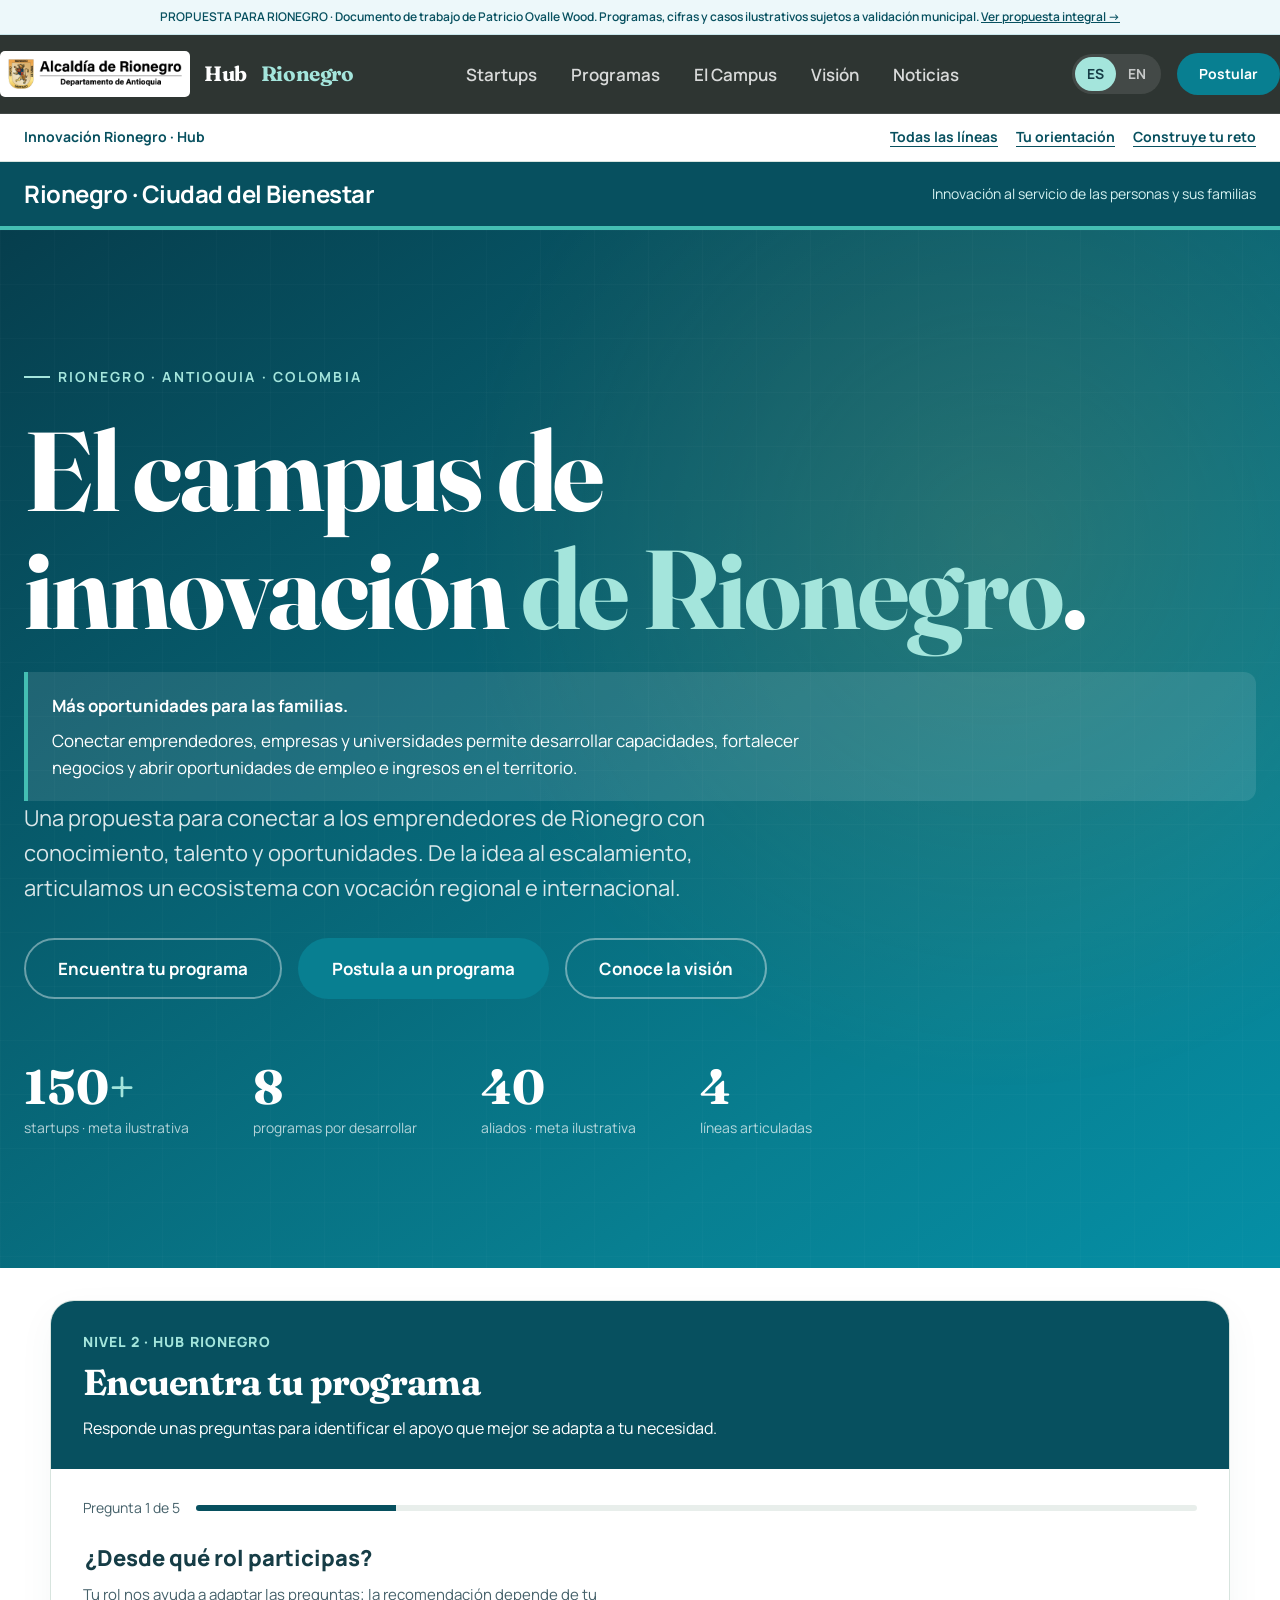
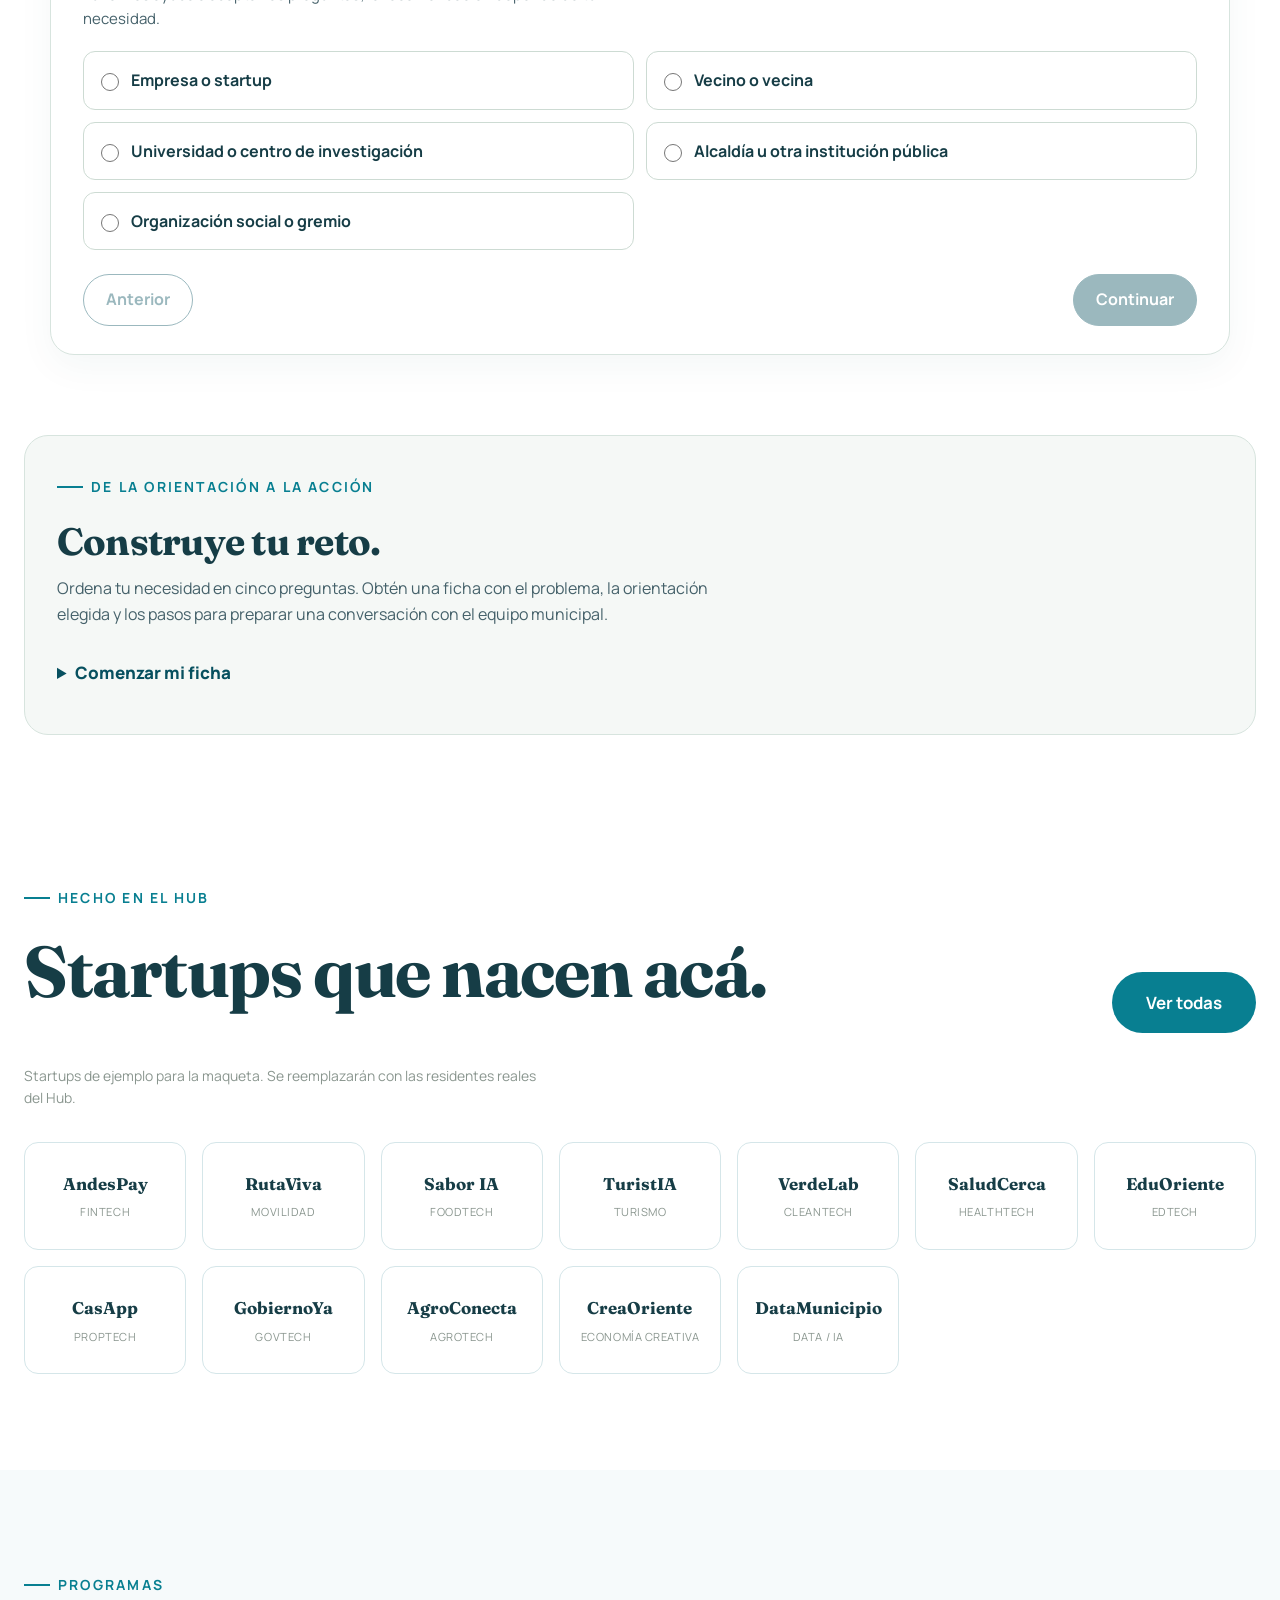
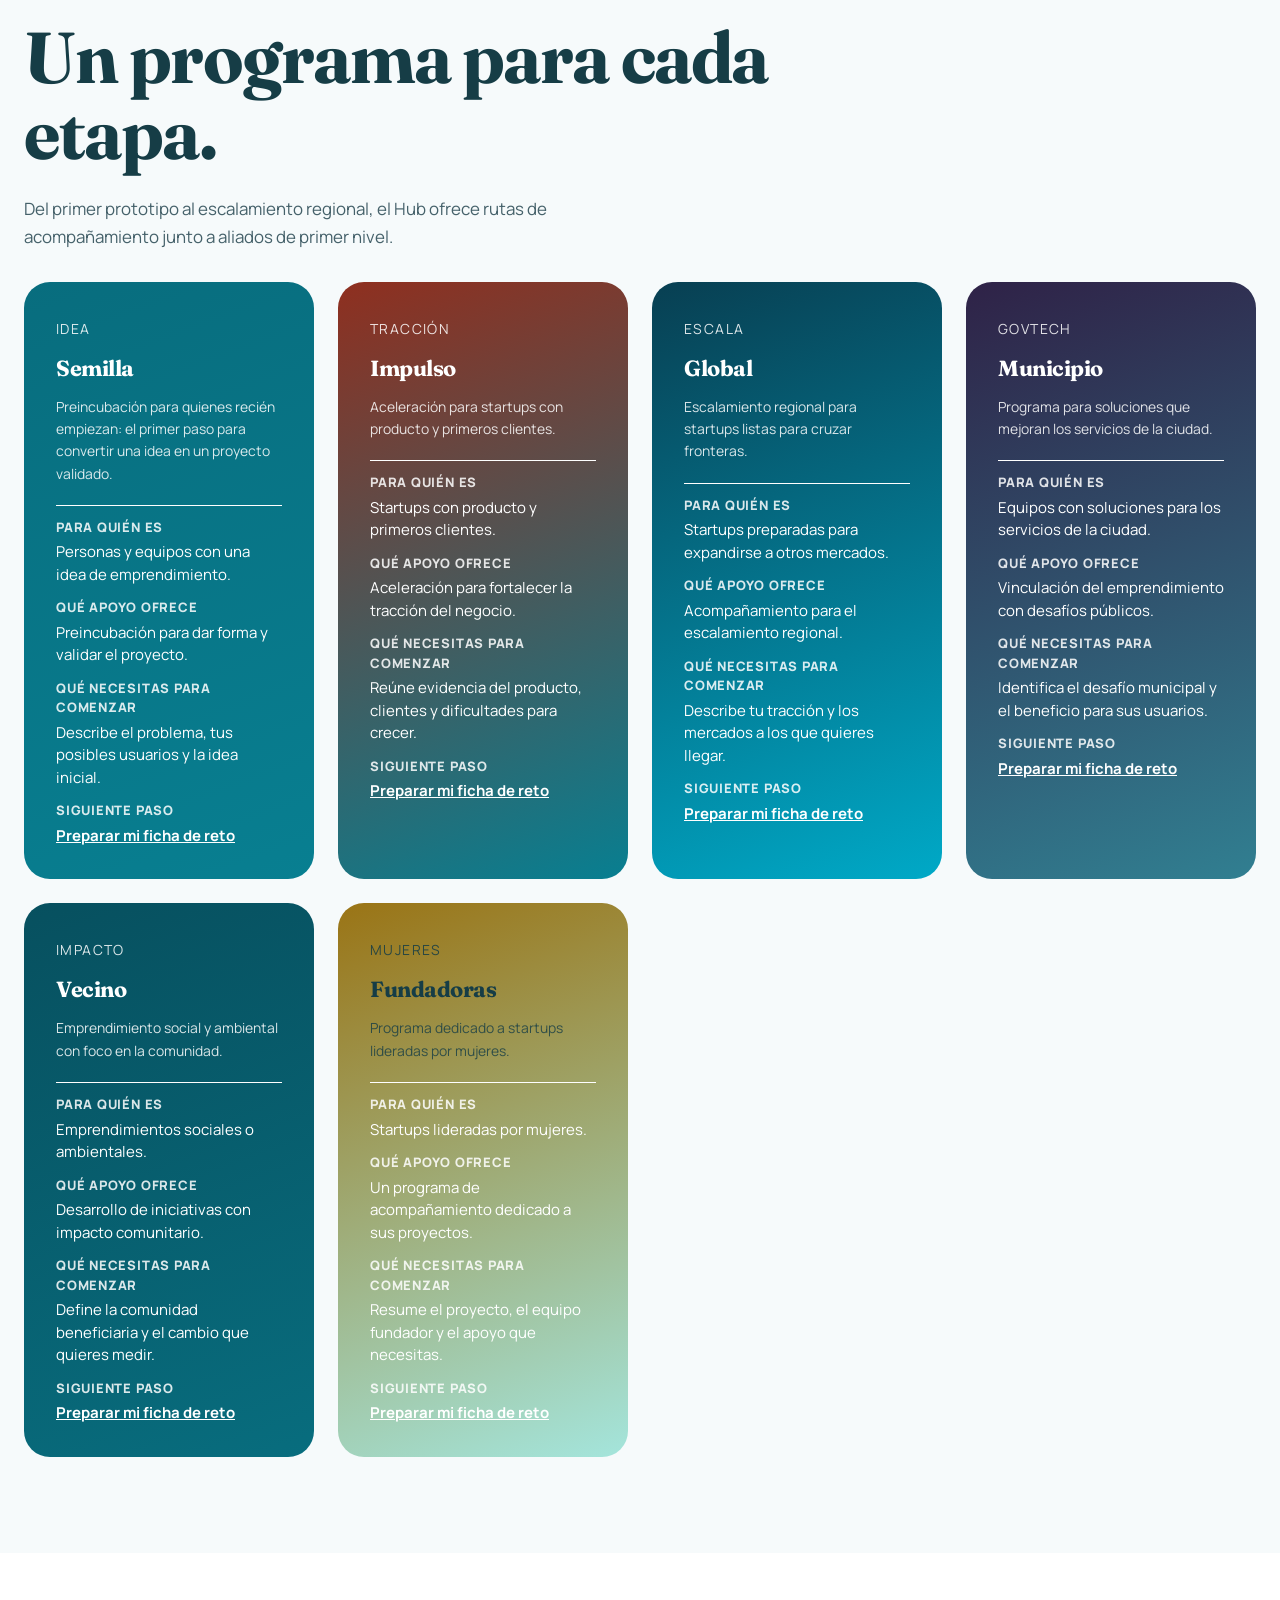
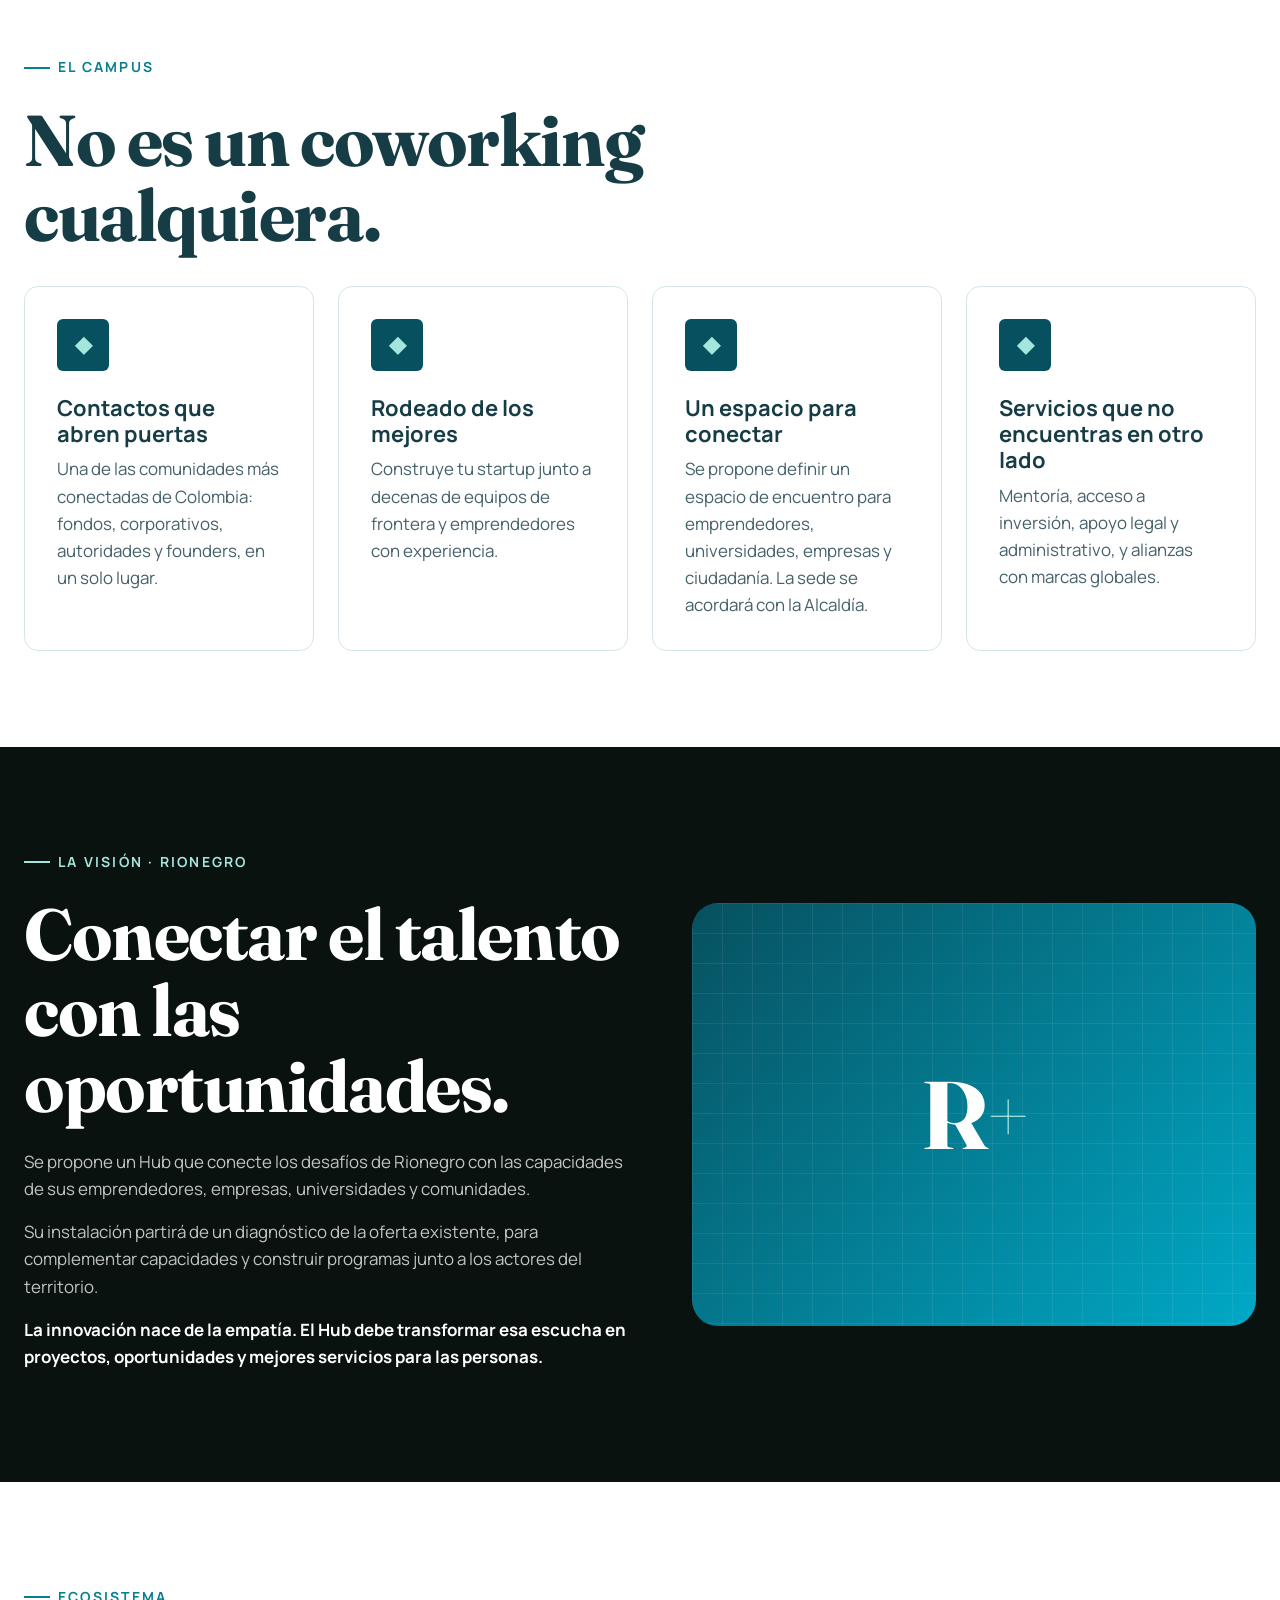
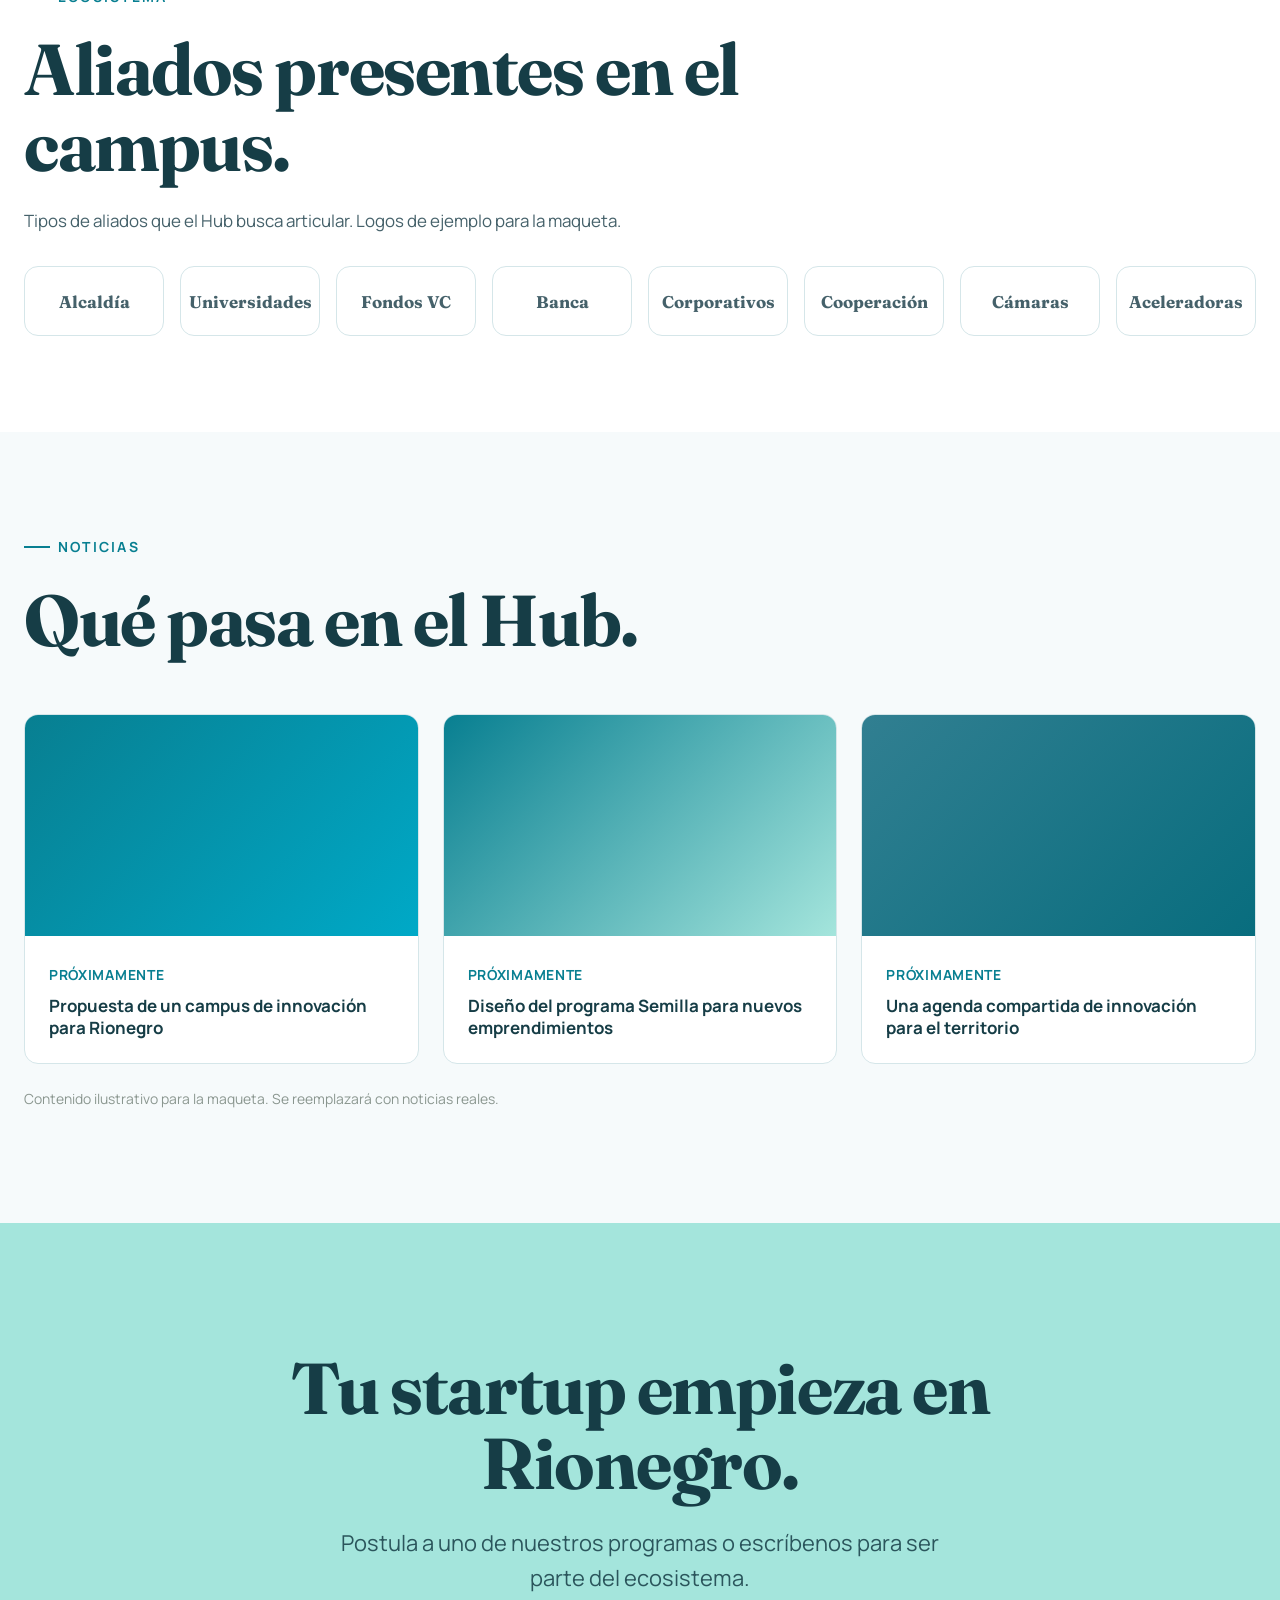
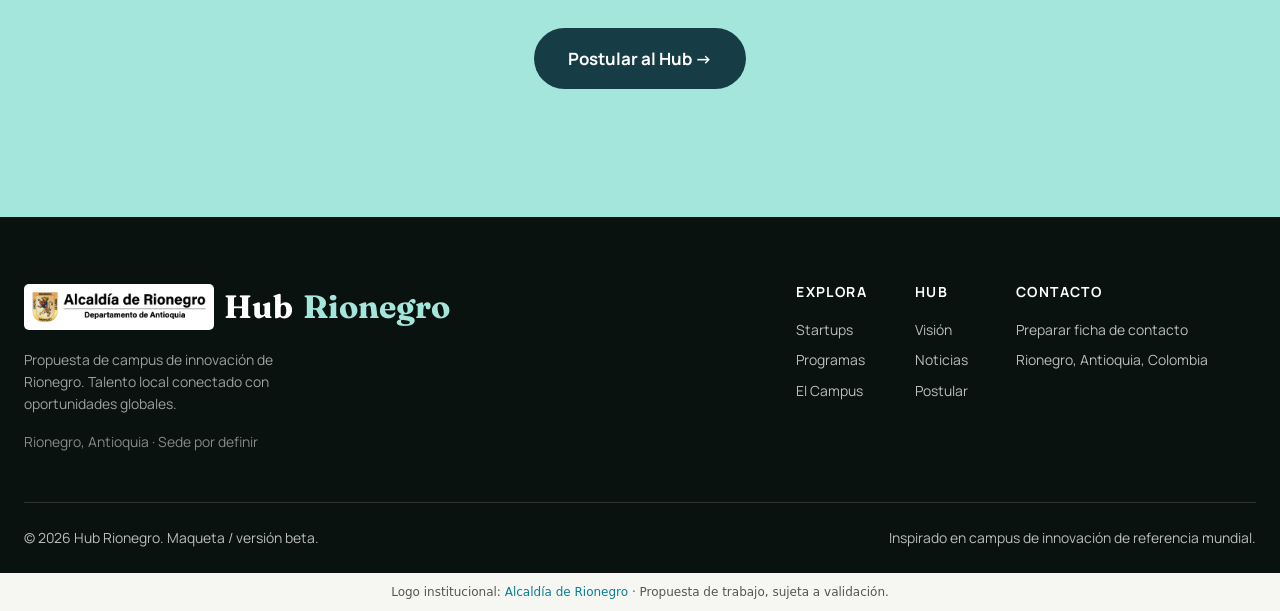
<file: hub.html>
<!DOCTYPE html>
<html lang="es" data-lang="es">
<head>
<meta charset="UTF-8" />
<meta name="viewport" content="width=device-width, initial-scale=1.0" />
<meta name="description" data-i18n="meta_desc" content="Hub Rionegro — El campus de innovación de Colombia. Del idea al escalamiento, conectamos startups con un ecosistema de alto impacto en el corazón de Rionegro." />
<meta name="theme-color" content="#163D46" />
<meta property="og:type" content="website" />
<meta property="og:title" content="Hub Rionegro — El campus de innovación de Colombia" />
<meta property="og:description" content="Propuesta de campus de innovación para conectar el talento de Rionegro con nuevas oportunidades." />
<meta property="og:locale" content="es_CO" />
<meta property="og:locale:alternate" content="en_US" />
<meta name="twitter:card" content="summary_large_image" />
<title>Hub Rionegro — El campus de innovación de Colombia</title>
<link rel="preconnect" href="https://fonts.googleapis.com" />
<link rel="preconnect" href="https://fonts.gstatic.com" crossorigin />
<link href="https://fonts.googleapis.com/css2?family=Manrope:wght@400;500;600;700;800&family=Fraunces:opsz,wght@9..144,600;9..144,700&display=swap" rel="stylesheet" />

<style>
:root{
  --verde-900:#07505F;--verde-700:#086D7E;--verde:#087F91;--verde-400:#44BFB3;
  --arena:#EDF6F7;--coral:#087F91;--dorado:#A4E5DC;--mar:#00A9C7;--morado:#317F91;
  --blanco:#FFFFFF;--tinta:#163D46;--tinta-2:#45616A;--gris:#8A968F;--crema:#F6FAFB;--linea:#D5E6E9;
  --negro:#0A120F;
  --font-display:'Fraunces',Georgia,serif;--font-body:'Manrope',system-ui,sans-serif;
  --fs-300:clamp(0.8125rem,0.79rem + 0.1vw,0.875rem);--fs-400:clamp(0.95rem,0.9rem + 0.2vw,1.0625rem);
  --fs-500:clamp(1.125rem,1.05rem + 0.4vw,1.375rem);--fs-600:clamp(1.5rem,1.3rem + 0.9vw,2.125rem);
  --fs-700:clamp(2rem,1.6rem + 1.8vw,3rem);--fs-800:clamp(2.75rem,2rem + 3.5vw,4.5rem);--fs-900:clamp(3.5rem,2.4rem + 6vw,7rem);
  --sp-1:0.5rem;--sp-2:1rem;--sp-3:1.5rem;--sp-4:2rem;--sp-5:3rem;--sp-6:4rem;--sp-7:6rem;--sp-8:8rem;
  --container:1300px;--radius-sm:6px;--radius-md:14px;--radius-lg:26px;
  --shadow-sm:0 2px 10px rgba(15,26,22,.06);--shadow-md:0 16px 40px rgba(15,26,22,.14);
  --ease:cubic-bezier(.22,.8,.28,1);--dur:280ms;
}
*,*::before,*::after{box-sizing:border-box;}
html{scroll-behavior:smooth;-webkit-text-size-adjust:100%;}
body{margin:0;font-family:var(--font-body);font-size:var(--fs-400);line-height:1.6;color:var(--tinta);background:var(--blanco);-webkit-font-smoothing:antialiased;text-rendering:optimizeLegibility;}
img,svg{max-width:100%;display:block;}
button{font:inherit;cursor:pointer;border:0;background:none;color:inherit;}
a{color:var(--verde);text-decoration:none;transition:color var(--dur) var(--ease);}
a:hover{color:var(--verde-900);}
:focus-visible{outline:3px solid var(--dorado);outline-offset:3px;border-radius:var(--radius-sm);}
.skip-link{position:absolute;top:-100px;left:var(--sp-2);background:var(--tinta);color:var(--blanco);padding:var(--sp-1) var(--sp-2);border-radius:var(--radius-sm);z-index:1000;transition:top var(--dur) var(--ease);}
.skip-link:focus{top:var(--sp-2);color:var(--blanco);}
.container{width:100%;max-width:var(--container);margin-inline:auto;padding-inline:var(--sp-3);}
h1,h2,h3{font-family:var(--font-display);font-weight:700;line-height:1.05;letter-spacing:-0.02em;color:var(--tinta);margin:0 0 var(--sp-3);}
h1{font-size:var(--fs-900);}h2{font-size:var(--fs-800);}h3{font-size:var(--fs-600);}
h4{font-family:var(--font-body);font-weight:700;font-size:var(--fs-500);margin:0 0 var(--sp-2);line-height:1.2;}
p{margin:0 0 var(--sp-2);color:var(--tinta-2);max-width:64ch;}
.eyebrow{display:inline-flex;align-items:center;gap:var(--sp-1);font-size:var(--fs-300);font-weight:700;letter-spacing:0.16em;text-transform:uppercase;color:var(--verde);margin-bottom:var(--sp-3);}
.eyebrow::before{content:'';width:26px;height:2px;background:var(--verde);}
.iso{width:38px;height:38px;flex-shrink:0;}
.beta-badge{display:inline-block;font-size:0.68rem;font-weight:700;letter-spacing:.1em;text-transform:uppercase;background:var(--dorado);color:var(--tinta);padding:3px 8px;border-radius:5px;vertical-align:middle;margin-left:8px;}

.site-header{position:sticky;top:0;z-index:100;background:rgba(10,18,15,.85);backdrop-filter:saturate(180%) blur(16px);-webkit-backdrop-filter:saturate(180%) blur(16px);border-bottom:1px solid rgba(255,255,255,.1);}
.nav{display:flex;align-items:center;justify-content:space-between;gap:var(--sp-3);padding:var(--sp-2) 0;}
.brand{display:flex;align-items:center;gap:10px;font-family:var(--font-display);font-weight:700;color:#fff;font-size:1.3rem;letter-spacing:-0.02em;}
.brand .mf{color:var(--dorado);}
.nav-list{display:flex;gap:var(--sp-1);list-style:none;margin:0;padding:0;}
.nav-list a{color:rgba(255,255,255,.82);font-weight:600;font-size:var(--fs-400);padding:8px 13px;border-radius:var(--radius-sm);transition:all var(--dur) var(--ease);}
.nav-list a:hover{color:#fff;background:rgba(255,255,255,.1);}
.nav-actions{display:flex;align-items:center;gap:var(--sp-2);}
.lang-toggle{display:inline-flex;align-items:center;background:rgba(255,255,255,.1);border-radius:999px;padding:3px;font-weight:700;font-size:var(--fs-300);}
.lang-toggle button{padding:6px 12px;border-radius:999px;color:rgba(255,255,255,.7);transition:all var(--dur) var(--ease);}
.lang-toggle button.active{background:var(--dorado);color:var(--tinta);}
.nav-cta{background:var(--coral);color:#fff;padding:10px 22px;border-radius:999px;font-weight:700;font-size:var(--fs-300);white-space:nowrap;transition:all var(--dur) var(--ease);}
.nav-cta:hover{background:#fff;color:var(--tinta);transform:translateY(-1px);}
.menu-toggle{display:none;width:44px;height:44px;border-radius:var(--radius-sm);align-items:center;justify-content:center;}
.menu-toggle span{width:22px;height:2px;background:#fff;position:relative;}
.menu-toggle span::before,.menu-toggle span::after{content:'';position:absolute;left:0;width:22px;height:2px;background:#fff;}
.menu-toggle span::before{top:-7px;}.menu-toggle span::after{top:7px;}
@media (max-width:980px){.menu-toggle{display:inline-flex;}.nav-list{display:none;}.nav-list.is-open{display:flex;flex-direction:column;position:absolute;top:100%;left:0;right:0;background:var(--negro);padding:var(--sp-3);border-bottom:1px solid rgba(255,255,255,.1);box-shadow:var(--shadow-md);gap:var(--sp-1);}.nav-cta{display:none;}}

/* HERO oscuro con imagen de campus simulada */
.hero{position:relative;overflow:hidden;color:#fff;padding:var(--sp-8) 0;isolation:isolate;min-height:78vh;display:flex;align-items:center;}
.hero::before{content:'';position:absolute;inset:0;z-index:-2;background:linear-gradient(135deg,var(--negro) 0%,var(--verde-900) 70%,var(--verde-700) 130%);}
.hero::after{content:'';position:absolute;inset:0;z-index:-1;opacity:.5;background-image:radial-gradient(circle at 78% 30%,rgba(232,176,75,.28),transparent 45%),linear-gradient(rgba(255,255,255,.04) 1px,transparent 1px),linear-gradient(90deg,rgba(255,255,255,.04) 1px,transparent 1px);background-size:100% 100%,54px 54px,54px 54px;}
.hero h1{color:#fff;max-width:15ch;font-size:var(--fs-900);margin-bottom:var(--sp-3);}
.hero h1 .accent{color:var(--dorado);}
.hero .eyebrow{color:var(--dorado);}.hero .eyebrow::before{background:var(--dorado);}
.hero p.lead{color:rgba(255,255,255,.85);font-size:var(--fs-500);max-width:54ch;margin-bottom:var(--sp-4);}
.hero-actions{display:flex;gap:var(--sp-2);flex-wrap:wrap;margin-bottom:var(--sp-6);}
.btn{display:inline-flex;align-items:center;gap:var(--sp-1);padding:15px 32px;border-radius:999px;font-weight:700;font-size:var(--fs-400);transition:all var(--dur) var(--ease);cursor:pointer;border:2px solid transparent;}
.btn-primary{background:var(--coral);color:#fff;}
.btn-primary:hover{background:#fff;color:var(--tinta);transform:translateY(-2px);box-shadow:var(--shadow-md);}
.btn-ghost{background:transparent;color:#fff;border-color:rgba(255,255,255,.4);}
.btn-ghost:hover{background:rgba(255,255,255,.12);border-color:#fff;color:#fff;}
.btn-dark{background:var(--verde);color:#fff;}
.btn-dark:hover{background:var(--verde-900);color:#fff;transform:translateY(-2px);}
.hero-stats{display:flex;gap:var(--sp-6);flex-wrap:wrap;}
.hero-stat .n{font-family:var(--font-display);font-weight:700;font-size:var(--fs-700);color:#fff;line-height:1;display:block;}
.hero-stat .n em{color:var(--dorado);font-style:normal;}
.hero-stat p{color:rgba(255,255,255,.7);font-size:var(--fs-300);margin:6px 0 0;}

section{padding:var(--sp-7) 0;}
.section-head{max-width:780px;margin-bottom:var(--sp-4);}
.bg-crema{background:var(--crema);}
.bg-negro{background:var(--negro);color:#fff;}
.bg-negro h2,.bg-negro h3{color:#fff;}.bg-negro p{color:rgba(255,255,255,.75);}
.bg-negro .eyebrow{color:var(--dorado);}.bg-negro .eyebrow::before{background:var(--dorado);}
.head-row{display:flex;justify-content:space-between;align-items:flex-end;gap:var(--sp-3);flex-wrap:wrap;margin-bottom:var(--sp-4);}

/* Historia / cabina */
.historia{display:grid;grid-template-columns:1.1fr 1fr;gap:var(--sp-5);align-items:center;}
.historia-visual{aspect-ratio:4/3;border-radius:var(--radius-lg);background:linear-gradient(135deg,var(--verde-900),var(--mar));position:relative;overflow:hidden;display:flex;align-items:center;justify-content:center;}
.historia-visual::before{content:'';position:absolute;inset:0;background-image:linear-gradient(rgba(255,255,255,.07) 1px,transparent 1px),linear-gradient(90deg,rgba(255,255,255,.07) 1px,transparent 1px);background-size:30px 30px;}
.historia-visual .yr{position:relative;font-family:var(--font-display);font-weight:700;font-size:clamp(3rem,10vw,6rem);color:#fff;letter-spacing:-0.03em;}
.historia-visual .yr span{color:var(--dorado);}
@media (max-width:860px){.historia{grid-template-columns:1fr;gap:var(--sp-3);}}

/* Startups grid */
.logos{display:grid;grid-template-columns:repeat(auto-fill,minmax(150px,1fr));gap:var(--sp-2);margin-top:var(--sp-4);}
.logo-card{aspect-ratio:3/2;border:1px solid var(--linea);border-radius:var(--radius-md);display:flex;flex-direction:column;align-items:center;justify-content:center;gap:6px;background:var(--blanco);transition:all var(--dur) var(--ease);padding:var(--sp-2);text-align:center;}
.logo-card:hover{transform:translateY(-4px);box-shadow:var(--shadow-md);border-color:var(--verde);}
.logo-card .nm{font-family:var(--font-display);font-weight:700;font-size:var(--fs-400);color:var(--tinta);}
.logo-card .tag{font-size:0.7rem;color:var(--gris);text-transform:uppercase;letter-spacing:.05em;}

/* Programas */
.progs{display:grid;grid-template-columns:repeat(auto-fit,minmax(260px,1fr));gap:var(--sp-3);margin-top:var(--sp-4);}
.prog{border-radius:var(--radius-lg);padding:var(--sp-4);color:#fff;min-height:220px;display:flex;flex-direction:column;justify-content:space-between;transition:transform var(--dur) var(--ease);position:relative;overflow:hidden;}
.prog:hover{transform:translateY(-6px);}
.prog .k{font-size:var(--fs-300);text-transform:uppercase;letter-spacing:.1em;opacity:.85;}
.prog h3{color:#fff;font-size:var(--fs-500);margin:var(--sp-2) 0;}
.prog p{color:rgba(255,255,255,.85);font-size:var(--fs-300);margin:0;}
.prog.p1{background:linear-gradient(160deg,var(--verde-700),var(--verde));}
.prog.p2{background:linear-gradient(160deg,#8f2f1f,var(--coral));}
.prog.p3{background:linear-gradient(160deg,#083f52,var(--mar));}
.prog.p4{background:linear-gradient(160deg,#2f2247,var(--morado));}
.prog.p5{background:linear-gradient(160deg,var(--verde-900),var(--verde-700));}
.prog.p6{background:linear-gradient(160deg,#9a7415,var(--dorado));color:var(--tinta);}
.prog.p6 h3,.prog.p6 p{color:var(--tinta);}.prog.p6 p{opacity:.8;}

/* Beneficios */
.benes{display:grid;grid-template-columns:repeat(auto-fit,minmax(260px,1fr));gap:var(--sp-3);margin-top:var(--sp-4);}
.bene{padding:var(--sp-4);border:1px solid var(--linea);border-radius:var(--radius-md);background:var(--blanco);transition:all var(--dur) var(--ease);}
.bene:hover{transform:translateY(-4px);box-shadow:var(--shadow-md);border-color:var(--verde);}
.bene .ic{width:52px;height:52px;border-radius:var(--radius-sm);background:var(--verde-900);color:var(--dorado);display:flex;align-items:center;justify-content:center;font-family:var(--font-display);font-weight:700;font-size:var(--fs-500);margin-bottom:var(--sp-3);}
.bene h4{margin-bottom:var(--sp-1);}.bene p{margin:0;font-size:var(--fs-400);}

/* Partners */
.partners{display:grid;grid-template-columns:repeat(auto-fill,minmax(130px,1fr));gap:var(--sp-2);margin-top:var(--sp-4);}
.partner{aspect-ratio:2/1;border:1px solid var(--linea);border-radius:var(--radius-md);display:flex;align-items:center;justify-content:center;background:var(--blanco);font-family:var(--font-display);font-weight:700;color:var(--tinta-2);font-size:var(--fs-400);text-align:center;padding:var(--sp-1);transition:all var(--dur) var(--ease);}
.partner:hover{border-color:var(--verde);color:var(--verde-900);transform:translateY(-2px);}

/* Noticias */
.stories{display:grid;grid-template-columns:repeat(auto-fit,minmax(280px,1fr));gap:var(--sp-3);margin-top:var(--sp-4);}
.story{background:var(--blanco);border:1px solid var(--linea);border-radius:var(--radius-md);overflow:hidden;display:flex;flex-direction:column;transition:all var(--dur) var(--ease);}
.story:hover{transform:translateY(-4px);box-shadow:var(--shadow-md);}
.story-img{aspect-ratio:16/9;background:linear-gradient(135deg,var(--verde),var(--mar));}
.story:nth-child(3n+2) .story-img{background:linear-gradient(135deg,var(--coral),var(--dorado));}
.story:nth-child(3n+3) .story-img{background:linear-gradient(135deg,var(--morado),var(--verde-700));}
.story-body{padding:var(--sp-3);flex:1;}
.story-body .date{font-weight:700;font-size:var(--fs-300);color:var(--coral);text-transform:uppercase;letter-spacing:.05em;}
.story-body h4{font-size:var(--fs-400);margin:var(--sp-1) 0 0;line-height:1.3;}

.cta{padding:var(--sp-8) 0;background:var(--dorado);color:var(--tinta);text-align:center;}
.cta h2{color:var(--tinta);max-width:20ch;margin-inline:auto;}
.cta p{color:var(--tinta);opacity:.85;font-size:var(--fs-500);margin:0 auto var(--sp-4);max-width:50ch;}

.site-footer{background:var(--negro);color:rgba(255,255,255,.72);padding:var(--sp-6) 0 var(--sp-3);font-size:var(--fs-300);}
.footer-top{display:flex;justify-content:space-between;gap:var(--sp-4);flex-wrap:wrap;margin-bottom:var(--sp-4);}
.footer-brand{display:flex;align-items:center;gap:10px;font-family:var(--font-display);font-weight:700;font-size:var(--fs-600);color:#fff;}
.footer-brand .mf{color:var(--dorado);}
.footer-cols{display:grid;grid-template-columns:repeat(4,auto);gap:var(--sp-5);}
.site-footer h5{color:#fff;text-transform:uppercase;letter-spacing:.1em;font-size:var(--fs-300);margin:0 0 var(--sp-2);font-weight:700;}
.site-footer ul{list-style:none;padding:0;margin:0;}.site-footer li{margin-bottom:var(--sp-1);}
.site-footer a{color:rgba(255,255,255,.72);}.site-footer a:hover{color:var(--dorado);}
.footer-bottom{padding-top:var(--sp-3);border-top:1px solid rgba(255,255,255,.15);display:flex;justify-content:space-between;flex-wrap:wrap;gap:var(--sp-2);}
@media (max-width:760px){.footer-cols{grid-template-columns:1fr 1fr;gap:var(--sp-3);}}

.reveal{opacity:0;transform:translateY(20px);transition:opacity 600ms var(--ease),transform 600ms var(--ease);}
.reveal.is-visible{opacity:1;transform:none;}
@media (prefers-reduced-motion:reduce){.reveal{opacity:1;transform:none;transition:none;}html{scroll-behavior:auto;}}
.lead-narrow{max-width:680px;}
</style>
<style>
/* Orientador de innovación */
.mf-guide{--guide-color:#07505F;scroll-margin-top:150px;margin:32px auto;padding:0;max-width:1180px;font-family:Manrope,system-ui,sans-serif;color:#163D46;font-size:16px;line-height:1.6}
.mf-guide *{box-sizing:border-box}.mf-guide-shell{border:1px solid #d7e4de;border-radius:24px;overflow:hidden;background:#fff;box-shadow:0 12px 36px #07505f0c}.mf-guide-head{padding:28px 32px;background:var(--guide-color);color:#fff}.mf-guide-head h2{font-size:clamp(25px,3vw,36px);color:#fff;margin:8px 0 12px;line-height:1.15}.mf-guide-head p{color:#fff;margin:0;font-size:16px;max-width:65ch}.mf-guide-tag{color:#ffe1a4;font-size:14px;font-weight:800;letter-spacing:.08em;text-transform:uppercase}.mf-guide-body{padding:28px 32px}.mf-guide .mf-guide-context{background:#f1f6f3;border-radius:12px;padding:12px 16px;display:flex;gap:12px;align-items:center;justify-content:space-between;flex-wrap:wrap;margin-bottom:22px;color:#29483a;font-size:14px}.mf-guide button,.mf-guide a{font:inherit}.mf-guide button:focus-visible,.mf-guide a:focus-visible{outline:3px solid #b97910;outline-offset:4px}.mf-guide-progress{display:flex;align-items:center;gap:16px;margin-bottom:24px;font-size:14px;color:#45616A}.mf-guide-track{flex:1;height:6px;background:#e8eeeb;border-radius:99px;overflow:hidden}.mf-guide-fill{height:100%;background:var(--guide-color)}.mf-guide fieldset{border:0;margin:0;padding:0;min-width:0}.mf-guide legend{font-weight:800;font-size:22px;line-height:1.35;margin-bottom:10px;width:100%}.mf-guide-help{font-size:15px;color:#45616A;margin:0 0 20px}.mf-guide-options{display:grid;grid-template-columns:1fr 1fr;gap:12px}.mf-guide-option{display:flex;align-items:flex-start;gap:12px;padding:17px;border:1px solid #cddbd3;border-radius:12px;cursor:pointer;background:#fff;line-height:1.4}.mf-guide-option:has(input:checked){border-color:var(--guide-color);background:#eef7f2;box-shadow:inset 0 0 0 1px var(--guide-color)}.mf-guide-option:hover{border-color:var(--guide-color)}.mf-guide-option input{flex-shrink:0;margin:4px 0 0;width:18px;height:18px;accent-color:var(--guide-color)}.mf-guide-option strong{font-size:16px;font-weight:700;display:block}.mf-guide-option small{display:block;color:#45616A;font-size:14px;margin-top:6px}.mf-guide-actions{display:flex;justify-content:space-between;gap:12px;flex-wrap:wrap;margin-top:24px}.mf-guide .mf-guide-button{display:inline-flex;align-items:center;justify-content:center;min-height:48px;padding:12px 22px;border:1px solid var(--guide-color);border-radius:99px;text-decoration:none;background:var(--guide-color);color:#fff;font-weight:700;cursor:pointer}.mf-guide .mf-guide-button.secondary{background:#fff;color:var(--guide-color)}.mf-guide .mf-guide-button:disabled{opacity:.4;cursor:not-allowed}.mf-guide .mf-guide-link{color:var(--guide-color);text-decoration:underline;background:none;border:0;padding:4px;cursor:pointer;font-size:14px}.mf-guide-result h3{color:var(--guide-color);font-size:30px;margin:8px 0 16px;line-height:1.2}.mf-guide-result p{font-size:16px;color:#45616A}.mf-guide-label{font-size:14px;font-weight:800;text-transform:uppercase;letter-spacing:.06em;color:var(--guide-color)}.mf-guide-summary{padding:16px;background:#f1f6f3;border-radius:12px;margin:20px 0}.mf-guide-summary ul{margin:8px 0;padding-left:20px}.mf-guide-alt{border-top:1px solid #d7e4de;padding-top:18px;margin-top:22px}.mf-guide-note{font-size:14px!important;color:#52675c!important;margin:20px 0 0!important}.mf-guide-highlight{outline:3px solid #b97910;outline-offset:6px;scroll-margin-top:120px}.mf-guide-noscript{padding:20px}
@media(max-width:640px){.mf-guide-head,.mf-guide-body{padding:22px 18px}.mf-guide-options{grid-template-columns:1fr}.mf-guide{margin:22px auto}.mf-guide-actions .mf-guide-button{flex:1}.mf-guide legend{font-size:20px}}
</style>
<style>
/* Portal, fichas y constructor de retos */
:root{--mf-accent:#07505F}
:root{--mf-accent:#07505F}.mf-portal{padding:40px 0 48px;background:#F0F8F9}.mf-portal-grid{display:grid;grid-template-columns:minmax(250px,.75fr) minmax(0,1.4fr);gap:42px;align-items:start}.mf-portal-intro{padding-top:30px}.mf-portal h1{font-size:clamp(36px,4vw,56px);max-width:12ch;line-height:1.06}.mf-portal-intro>p{font-size:18px;color:#45616A;margin-bottom:28px}.mf-portal .mf-guide{margin:0;max-width:100%}.mf-portal .mf-guide-head{padding:22px 26px}.mf-portal .mf-guide-head h2{font-size:28px}.mf-portal .mf-guide-body{padding:24px 26px}.mf-portal .mf-guide legend{font-size:20px}.mf-portal-links{display:flex;gap:12px;flex-wrap:wrap}.mf-portal-links a{font-weight:700;color:#07505F;border-bottom:1px solid #abc4b7;padding-bottom:5px}.mf-portal-path{margin-top:36px;border-top:1px solid #ccddd3;padding-top:24px}.mf-portal-path span{display:block;font-size:14px;font-weight:800;color:#52675c;margin:0 0 12px}.mf-portal-path p{font-size:16px;margin:0}.mf-crossnav{background:#fff;border-bottom:1px solid #d7e4de}.mf-crossnav>div{display:flex;align-items:center;justify-content:space-between;gap:16px;flex-wrap:wrap;padding-top:12px;padding-bottom:12px}.mf-crossnav strong{font-size:14px;color:var(--mf-accent)}.mf-crossnav nav{display:flex;flex-wrap:wrap;gap:18px}.mf-crossnav a{font-size:14px;font-weight:700;color:var(--mf-accent);text-decoration:underline;text-underline-offset:4px}.mf-details{font-size:15px;line-height:1.5;margin:20px 0 0;padding:0;border-top:1px solid currentColor}.mf-details div{padding-top:12px}.mf-details dt{font-size:13px;font-weight:800;letter-spacing:.06em;text-transform:uppercase;opacity:.85}.mf-details dd{margin:4px 0 0;max-width:60ch}.mf-details dd a{color:inherit;text-decoration:underline;font-weight:700}.mf-details-light{color:#fff}.mf-details-dark{color:#163D46}.mf-program-cta{display:inline-block;font-weight:700;margin-top:18px;color:inherit;text-decoration:underline;text-underline-offset:4px}.servicio:has(.mf-details),.prog:has(.mf-details){justify-content:flex-start}.mf-builder{scroll-margin-top:160px;padding:48px 0}.mf-builder-shell{background:#f5f8f6;border:1px solid #d7e4de;border-radius:24px;padding:32px;color:#163D46}.mf-builder h2{font-size:clamp(28px,3vw,38px);color:#163D46;margin-bottom:14px}.mf-builder p{font-size:16px;color:#45616A}.mf-builder-intro{max-width:68ch}.mf-builder summary{cursor:pointer;font-size:17px;font-weight:800;color:var(--mf-accent);padding:16px 0}.mf-builder-grid{display:grid;grid-template-columns:1.15fr 1fr;gap:32px;margin-top:20px;align-items:start}.mf-builder-field{margin-bottom:22px}.mf-builder label{display:block;font-size:16px;font-weight:700;color:#163D46;margin-bottom:8px}.mf-builder input,.mf-builder textarea,.mf-builder select{display:block;width:100%;max-width:100%;font:inherit;font-size:16px;line-height:1.5;border:1px solid #b3cabc;border-radius:10px;background:#fff;padding:12px;color:#163D46}.mf-builder textarea{min-height:108px;resize:vertical}.mf-builder input:focus,.mf-builder textarea:focus,.mf-builder select:focus{outline:3px solid #A4E5DC;outline-offset:2px}.mf-builder-hint{font-size:14px!important;line-height:1.5;margin:6px 0 0!important;color:#52675c!important}.mf-builder-preview{background:#fff;border:1px solid #d7e4de;border-top:4px solid var(--mf-accent);padding:24px;border-radius:14px;overflow-wrap:anywhere}.mf-builder-preview h3{font-size:24px;line-height:1.2;color:#163D46}.mf-builder-preview h4{font:700 15px Manrope,system-ui,sans-serif;margin:22px 0 6px}.mf-builder-preview p{white-space:pre-wrap;font-size:15px;line-height:1.6}.mf-builder-preview .empty{color:#73857a;font-style:italic}.mf-builder-actions{display:flex;flex-wrap:wrap;gap:10px;margin-top:24px}.mf-builder button,.mf-builder .mf-action{font:700 15px Manrope,system-ui,sans-serif;cursor:pointer;min-height:46px;border-radius:99px;padding:10px 18px;border:1px solid var(--mf-accent);background:var(--mf-accent);color:#fff;text-decoration:none;display:inline-flex;align-items:center;justify-content:center}.mf-builder button.secondary{background:#fff;color:var(--mf-accent)}.mf-builder button:disabled{opacity:.4;cursor:not-allowed}.mf-builder button:focus-visible,.mf-crossnav a:focus-visible{outline:3px solid #b97910;outline-offset:4px}.mf-builder-status{font-size:14px!important;min-height:22px;margin-top:12px}.mf-builder-meta{font-size:14px!important;margin-top:22px}.mf-builder .mf-draft-choice{margin:0 0 20px}.mf-institutional h1{font-size:clamp(30px,3vw,44px)}
@media(max-width:900px){.mf-portal-grid{grid-template-columns:1fr;gap:22px}.mf-portal-intro{padding-top:0}.mf-portal h1{max-width:19ch}.mf-portal-intro>p{margin-bottom:18px}.mf-portal-path{display:none}.mf-builder-grid{grid-template-columns:1fr}}
@media(max-width:600px){.mf-portal{padding:28px 0}.mf-portal .container{padding-inline:16px}.mf-builder-shell{padding:22px 16px}.mf-builder{padding:32px 0}.mf-crossnav nav{gap:14px}.mf-crossnav strong{width:100%}.mf-builder-preview{padding:18px}.mf-builder-actions button{flex:1}.mf-details{font-size:15px}.mf-portal .mf-guide-head,.mf-portal .mf-guide-body{padding:20px 18px}}
</style>
<style>
.mf-guide,.mf-builder{scroll-margin-top:var(--mf-anchor-offset,150px)}.registro-bar{top:var(--mf-header-height,60px)}
@media(max-width:600px){.mf-portal{padding-top:20px}.mf-portal h1{font-size:32px;margin-bottom:12px}.mf-portal-intro>.eyebrow{margin-bottom:12px}.mf-portal-intro>p{font-size:16px;line-height:1.5}.mf-portal-links{display:grid;grid-template-columns:1fr 1fr;gap:12px}.mf-portal-links a{font-size:14px}.mf-portal .mf-guide.container{padding-inline:0}.mf-portal .mf-guide-head p{display:none}.mf-portal .mf-guide-head h2{font-size:24px;margin-bottom:0}}
</style>
<style>.rn-official-logo{display:block;width:170px;height:auto;max-height:52px;object-fit:contain;background:#fff;border-radius:5px;padding:5px;flex-shrink:0}.brand{gap:14px}.brand b{font-size:1rem}.rn-proposal{background:#EDF8FA;color:#07505F;border-bottom:1px solid #C9E6EB;padding:8px 20px;text-align:center;font:600 12px/1.5 Manrope,system-ui,sans-serif}.rn-proposal a{color:inherit;text-decoration:underline}.rn-home{display:inline-block;margin:10px 0;color:inherit;text-decoration:underline}.footer-brand{flex-wrap:wrap}.reveal{opacity:1;transform:none}@media(max-width:650px){.rn-official-logo{width:118px;max-height:43px}.brand b{font-size:.85rem}.brand small{font-size:.63rem}.nav{gap:10px}.rn-proposal{font-size:11px;padding:7px 12px}}@media print{.rn-proposal{display:block}.rn-official-logo{width:150px}}</style><link rel="stylesheet" href="./rionegro-institucional.css">
</head>
<body><div class="rn-proposal">PROPUESTA PARA RIONEGRO · Documento de trabajo de Patricio Ovalle Wood. Programas, cifras y casos ilustrativos sujetos a validación municipal. <a href="./index.html#top">Ver propuesta integral →</a></div>
<a class="skip-link" href="#main" data-i18n="skip">Saltar al contenido</a>

<svg width="0" height="0" style="position:absolute" aria-hidden="true"><symbol id="iso-mf" viewBox="0 0 100 100"><circle cx="50" cy="34" r="16" fill="var(--dorado)"/><path d="M6,64 Q28,48 50,64 T94,64" fill="none" stroke="var(--verde-400)" stroke-width="7" stroke-linecap="round"/><path d="M6,80 Q28,64 50,80 T94,80" fill="none" stroke="var(--mar)" stroke-width="7" stroke-linecap="round"/></symbol></svg>

<header class="site-header">
  <div class="container nav">
    <a href="#top" class="brand" aria-label="Hub Rionegro">
      <img class="rn-official-logo" src="./logo-rionegro.png" alt="Logo oficial de la Alcaldía de Rionegro">
      Hub <span class="mf">Rionegro</span>
    </a>
    <nav aria-label="Navegación principal">
      <ul class="nav-list" id="nav-list">
        <li><a href="#startups" data-i18n="nav_startups">Startups</a></li>
        <li><a href="#programas" data-i18n="nav_programs">Programas</a></li>
        <li><a href="#campus" data-i18n="nav_campus">El Campus</a></li>
        <li><a href="#historia" data-i18n="nav_history">Visión</a></li>
        <li><a href="#noticias" data-i18n="nav_news">Noticias</a></li>
      </ul>
    </nav>
    <div class="nav-actions">
      <div class="lang-toggle" role="group" aria-label="Idioma"><button data-lang-btn="es" class="active" aria-pressed="true">ES</button><button data-lang-btn="en" aria-pressed="false">EN</button></div>
      <a class="nav-cta" href="#contacto" data-i18n="nav_cta">Postular</a>
      <button class="menu-toggle" aria-label="Abrir menú" aria-expanded="false" aria-controls="nav-list"><span></span></button>
    </div>
  </div>
</header><div class="mf-crossnav"><div class="container"><strong>Innovación Rionegro · Hub</strong><nav aria-label="Recorrido de innovación"><a href="./index.html#lineas">Todas las líneas</a><a href="#mf-orientador">Tu orientación</a><a href="#mf-reto" data-build-reto>Construye tu reto</a></nav></div></div>

<aside class="rn-wellbeing" aria-label="Visión de ciudad"><div class="container"><strong>Rionegro · <span class="rn-es">Ciudad del Bienestar</span><span class="rn-en">City of Wellbeing</span></strong><span class="rn-es">Innovación al servicio de las personas y sus familias</span><span class="rn-en">Innovation serving people and their families</span></div></aside>
<main id="main">

<!-- HERO -->
<section class="hero" id="top">
  <div class="container">
    <span class="eyebrow" data-i18n="h_eyebrow">Rionegro · Antioquia · Colombia</span>
    <h1 data-i18n="h_title">El campus de innovación <span class="accent">de Rionegro</span>.</h1><div class="rn-impact"><strong class="rn-es">Más oportunidades para las familias.</strong><strong class="rn-en">More opportunities for families.</strong><p class="rn-es">Conectar emprendedores, empresas y universidades permite desarrollar capacidades, fortalecer negocios y abrir oportunidades de empleo e ingresos en el territorio.</p><p class="rn-en">Connecting entrepreneurs, businesses and universities builds capabilities, strengthens businesses and opens local employment and income opportunities.</p></div>
    <p class="lead" data-i18n="h_lead">Una propuesta para conectar a los emprendedores de Rionegro con conocimiento, talento y oportunidades. De la idea al escalamiento, articulamos un ecosistema con vocación regional e internacional.</p>
    <div class="hero-actions"><a class="btn btn-ghost" href="#mf-orientador">Encuentra tu programa</a>
      <a class="btn btn-primary" href="#programas" data-i18n="h_cta1">Postula a un programa</a>
      <a class="btn btn-ghost" href="#historia" data-i18n="h_cta2">Conoce la visión</a>
    </div>
    <div class="hero-stats">
      <div class="hero-stat"><span class="n">150<em>+</em></span><p data-i18n="h_s1">startups · meta ilustrativa</p></div>
      <div class="hero-stat"><span class="n">8</span><p data-i18n="h_s2">programas por desarrollar</p></div>
      <div class="hero-stat"><span class="n">40</span><p data-i18n="h_s3">aliados · meta ilustrativa</p></div>
      <div class="hero-stat"><span class="n">4</span><p data-i18n="h_s4">líneas articuladas</p></div>
    </div>
  </div>
</section>
<section class="container mf-guide" id="mf-orientador" data-line="hub" aria-label="Orientador de innovación"><noscript><p class="mf-guide-noscript">Activa JavaScript para utilizar el orientador. También puedes explorar las opciones descritas en esta página.</p></noscript></section><section class="mf-builder" id="mf-reto" aria-labelledby="mf-reto-title"><div class="container"><div class="mf-builder-shell"><span class="eyebrow">De la orientación a la acción</span><h2 id="mf-reto-title">Construye tu reto.</h2><p class="mf-builder-intro">Ordena tu necesidad en cinco preguntas. Obtén una ficha con el problema, la orientación elegida y los pasos para preparar una conversación con el equipo municipal.</p><details id="mf-builder-open"><summary>Comenzar mi ficha</summary><div class="mf-builder-grid"><form id="mf-builder-form"><div class="mf-builder-field"><label for="mf-title">Título de tu reto</label><input id="mf-title" name="title" maxlength="150" placeholder="Un nombre breve para tu reto"><p class="mf-builder-hint">Opcional. Puedes completarlo al terminar.</p></div><div class="mf-builder-field"><label for="mf-problem">1. ¿Qué problema quieres resolver?</label><textarea id="mf-problem" name="problem" maxlength="3000" placeholder="Ej.: Los vecinos deben consultar varias veces el estado de un trámite." aria-describedby="mf-hint-problem"></textarea><p id="mf-hint-problem" class="mf-builder-hint">Describe lo que ocurre hoy. Evita empezar por una solución.</p></div><div class="mf-builder-field"><label for="mf-people">2. ¿A quién afecta y cómo?</label><textarea id="mf-people" name="people" maxlength="3000" placeholder="Ej.: Vecinos y comercios que pierden tiempo en visitas y consultas." aria-describedby="mf-hint-people"></textarea><p id="mf-hint-people" class="mf-builder-hint">Identifica a las personas, el lugar y la dificultad que enfrentan.</p></div><div class="mf-builder-field"><label for="mf-attempts">3. ¿Qué has intentado hasta ahora?</label><textarea id="mf-attempts" name="attempts" maxlength="3000" placeholder="Ej.: Revisamos consultas frecuentes y conversamos con usuarios." aria-describedby="mf-hint-attempts"></textarea><p id="mf-hint-attempts" class="mf-builder-hint">Resume acciones, aprendizajes o evidencia. Si aún no has actuado, indícalo.</p></div><div class="mf-builder-field"><label for="mf-change">4. ¿Qué cambio concreto esperas lograr?</label><textarea id="mf-change" name="change" maxlength="3000" placeholder="Ej.: Reducir consultas repetidas y mejorar la claridad de la información." aria-describedby="mf-hint-change"></textarea><p id="mf-hint-change" class="mf-builder-hint">Describe un resultado observable. Puedes incluir un indicador sin inventar una meta.</p></div><div class="mf-builder-field"><label for="mf-resources">5. ¿Qué recursos, información o aliados tienes?</label><textarea id="mf-resources" name="resources" maxlength="3000" placeholder="Ej.: Un equipo de atención, registros de consultas y vecinos interesados." aria-describedby="mf-hint-resources"></textarea><p id="mf-hint-resources" class="mf-builder-hint">Incluye equipo, datos, espacios o posibles colaboradores; también lo que te falta.</p></div></form><div><div class="mf-draft-choice"><label for="mf-draft-line">Línea de trabajo</label><select id="mf-draft-line"><option value="">Aún por definir</option><option value="lab">Lab Rionegro</option><option value="sandbox">Sandbox Rionegro</option><option value="hub">Hub Rionegro</option><option value="invest">Invest Rionegro</option></select><p class="mf-builder-hint">Se completa con tu orientación. Puedes cambiarla para explorar otra vía.</p></div><article class="mf-builder-preview" id="mf-preview" aria-label="Vista previa de tu ficha"></article><p class="mf-builder-hint">Completa el problema, las personas afectadas y el cambio esperado para descargar.</p><div class="mf-builder-actions"><button type="button" id="mf-download" disabled>Descargar ficha</button><button type="button" id="mf-download-text" class="secondary" disabled>Versión de texto</button><button type="button" id="mf-clear" class="secondary">Borrar borrador</button></div><p class="mf-builder-status" id="mf-builder-status" role="status" aria-live="polite"></p><p class="mf-builder-meta">Tu borrador se guarda en este navegador. No se envía a la alcaldía. La ficha descargable se puede imprimir o guardar como PDF desde el navegador.</p></div></div></details></div></div></section>

<!-- STARTUPS -->
<section id="startups">
  <div class="container">
    <div class="head-row reveal">
      <div><span class="eyebrow" data-i18n="st_eyebrow">Hecho en el Hub</span><h2 data-i18n="st_title">Startups que nacen acá.</h2></div>
      <a class="btn btn-dark" href="#contacto" data-i18n="st_cta">Ver todas</a>
    </div>
    <p class="reveal" style="color:var(--gris);font-size:var(--fs-300);" data-i18n="st_note">Startups de ejemplo para la maqueta. Se reemplazarán con las residentes reales del Hub.</p>
    <div class="logos reveal">
      <div class="logo-card"><span class="nm">AndesPay</span><span class="tag" data-i18n="st_1">Fintech</span></div>
      <div class="logo-card"><span class="nm">RutaViva</span><span class="tag" data-i18n="st_2">Movilidad</span></div>
      <div class="logo-card"><span class="nm">Sabor IA</span><span class="tag" data-i18n="st_3">Foodtech</span></div>
      <div class="logo-card"><span class="nm">TuristIA</span><span class="tag" data-i18n="st_4">Turismo</span></div>
      <div class="logo-card"><span class="nm">VerdeLab</span><span class="tag" data-i18n="st_5">Cleantech</span></div>
      <div class="logo-card"><span class="nm">SaludCerca</span><span class="tag" data-i18n="st_6">Healthtech</span></div>
      <div class="logo-card"><span class="nm">EduOriente</span><span class="tag" data-i18n="st_7">Edtech</span></div>
      <div class="logo-card"><span class="nm">CasApp</span><span class="tag" data-i18n="st_8">Proptech</span></div>
      <div class="logo-card"><span class="nm">GobiernoYa</span><span class="tag" data-i18n="st_9">GovTech</span></div>
      <div class="logo-card"><span class="nm">AgroConecta</span><span class="tag" data-i18n="st_10">Agrotech</span></div>
      <div class="logo-card"><span class="nm">CreaOriente</span><span class="tag" data-i18n="st_11">Economía creativa</span></div>
      <div class="logo-card"><span class="nm">DataMunicipio</span><span class="tag" data-i18n="st_12">Data / IA</span></div>
    </div>
  </div>
</section>

<!-- PROGRAMAS -->
<section class="bg-crema" id="programas">
  <div class="container">
    <div class="section-head reveal"><span class="eyebrow" data-i18n="pr_eyebrow">Programas</span><h2 data-i18n="pr_title">Un programa para cada etapa.</h2><p data-i18n="pr_lead">Del primer prototipo al escalamiento regional, el Hub ofrece rutas de acompañamiento junto a aliados de primer nivel.</p></div>
    <div class="progs">
      <article id="programa-cabina" class="prog p1 reveal"><div><span class="k" data-i18n="pr_1_k">Idea</span><h3 data-i18n="pr_1_t">Semilla</h3><p data-i18n="pr_1_d">Preincubación para quienes recién empiezan: el primer paso para convertir una idea en un proyecto validado.</p></div><dl class="mf-details mf-details-light"><div><dt>Para quién es</dt><dd>Personas y equipos con una idea de emprendimiento.</dd></div><div><dt>Qué apoyo ofrece</dt><dd>Preincubación para dar forma y validar el proyecto.</dd></div><div><dt>Qué necesitas para comenzar</dt><dd>Describe el problema, tus posibles usuarios y la idea inicial.</dd></div><div><dt>Siguiente paso</dt><dd><a href="#mf-reto" data-build-reto>Preparar mi ficha de reto</a></dd></div></dl></article>
      <article id="programa-malecon" class="prog p2 reveal"><div><span class="k" data-i18n="pr_2_k">Tracción</span><h3 data-i18n="pr_2_t">Impulso</h3><p data-i18n="pr_2_d">Aceleración para startups con producto y primeros clientes.</p></div><dl class="mf-details mf-details-light"><div><dt>Para quién es</dt><dd>Startups con producto y primeros clientes.</dd></div><div><dt>Qué apoyo ofrece</dt><dd>Aceleración para fortalecer la tracción del negocio.</dd></div><div><dt>Qué necesitas para comenzar</dt><dd>Reúne evidencia del producto, clientes y dificultades para crecer.</dd></div><div><dt>Siguiente paso</dt><dd><a href="#mf-reto" data-build-reto>Preparar mi ficha de reto</a></dd></div></dl></article>
      <article id="programa-pacifico" class="prog p3 reveal"><div><span class="k" data-i18n="pr_3_k">Escala</span><h3 data-i18n="pr_3_t">Global</h3><p data-i18n="pr_3_d">Escalamiento regional para startups listas para cruzar fronteras.</p></div><dl class="mf-details mf-details-light"><div><dt>Para quién es</dt><dd>Startups preparadas para expandirse a otros mercados.</dd></div><div><dt>Qué apoyo ofrece</dt><dd>Acompañamiento para el escalamiento regional.</dd></div><div><dt>Qué necesitas para comenzar</dt><dd>Describe tu tracción y los mercados a los que quieres llegar.</dd></div><div><dt>Siguiente paso</dt><dd><a href="#mf-reto" data-build-reto>Preparar mi ficha de reto</a></dd></div></dl></article>
      <article id="programa-municipio" class="prog p4 reveal"><div><span class="k" data-i18n="pr_4_k">GovTech</span><h3 data-i18n="pr_4_t">Municipio</h3><p data-i18n="pr_4_d">Programa para soluciones que mejoran los servicios de la ciudad.</p></div><dl class="mf-details mf-details-light"><div><dt>Para quién es</dt><dd>Equipos con soluciones para los servicios de la ciudad.</dd></div><div><dt>Qué apoyo ofrece</dt><dd>Vinculación del emprendimiento con desafíos públicos.</dd></div><div><dt>Qué necesitas para comenzar</dt><dd>Identifica el desafío municipal y el beneficio para sus usuarios.</dd></div><div><dt>Siguiente paso</dt><dd><a href="#mf-reto" data-build-reto>Preparar mi ficha de reto</a></dd></div></dl></article>
      <article id="programa-vecino" class="prog p5 reveal"><div><span class="k" data-i18n="pr_5_k">Impacto</span><h3 data-i18n="pr_5_t">Vecino</h3><p data-i18n="pr_5_d">Emprendimiento social y ambiental con foco en la comunidad.</p></div><dl class="mf-details mf-details-light"><div><dt>Para quién es</dt><dd>Emprendimientos sociales o ambientales.</dd></div><div><dt>Qué apoyo ofrece</dt><dd>Desarrollo de iniciativas con impacto comunitario.</dd></div><div><dt>Qué necesitas para comenzar</dt><dd>Define la comunidad beneficiaria y el cambio que quieres medir.</dd></div><div><dt>Siguiente paso</dt><dd><a href="#mf-reto" data-build-reto>Preparar mi ficha de reto</a></dd></div></dl></article>
      <article id="programa-fundadoras" class="prog p6 reveal"><div><span class="k" data-i18n="pr_6_k">Mujeres</span><h3 data-i18n="pr_6_t">Fundadoras</h3><p data-i18n="pr_6_d">Programa dedicado a startups lideradas por mujeres.</p></div><dl class="mf-details mf-details-light"><div><dt>Para quién es</dt><dd>Startups lideradas por mujeres.</dd></div><div><dt>Qué apoyo ofrece</dt><dd>Un programa de acompañamiento dedicado a sus proyectos.</dd></div><div><dt>Qué necesitas para comenzar</dt><dd>Resume el proyecto, el equipo fundador y el apoyo que necesitas.</dd></div><div><dt>Siguiente paso</dt><dd><a href="#mf-reto" data-build-reto>Preparar mi ficha de reto</a></dd></div></dl></article>
    </div>
  </div>
</section>

<!-- CAMPUS / QUÉ OBTIENES -->
<section id="campus">
  <div class="container">
    <div class="section-head reveal"><span class="eyebrow" data-i18n="cm_eyebrow">El Campus</span><h2 data-i18n="cm_title">No es un coworking cualquiera.</h2></div>
    <div class="benes">
      <article class="bene reveal"><div class="ic">◆</div><h4 data-i18n="cm_1t">Contactos que abren puertas</h4><p data-i18n="cm_1d">Una de las comunidades más conectadas de Colombia: fondos, corporativos, autoridades y founders, en un solo lugar.</p></article>
      <article class="bene reveal"><div class="ic">◆</div><h4 data-i18n="cm_2t">Rodeado de los mejores</h4><p data-i18n="cm_2d">Construye tu startup junto a decenas de equipos de frontera y emprendedores con experiencia.</p></article>
      <article class="bene reveal"><div class="ic">◆</div><h4 data-i18n="cm_3t">Un espacio para conectar</h4><p data-i18n="cm_3d">Se propone definir un espacio de encuentro para emprendedores, universidades, empresas y ciudadanía. La sede se acordará con la Alcaldía.</p></article>
      <article class="bene reveal"><div class="ic">◆</div><h4 data-i18n="cm_4t">Servicios que no encuentras en otro lado</h4><p data-i18n="cm_4d">Mentoría, acceso a inversión, apoyo legal y administrativo, y alianzas con marcas globales.</p></article>
    </div>
  </div>
</section>

<!-- HISTORIA -->
<section class="bg-negro" id="historia">
  <div class="container">
    <div class="historia">
      <div class="reveal"><span class="eyebrow" data-i18n="hi_eyebrow">La visión · Rionegro</span><h2 data-i18n="hi_title">Conectar el talento con las oportunidades.</h2><p data-i18n="hi_p1">Se propone un Hub que conecte los desafíos de Rionegro con las capacidades de sus emprendedores, empresas, universidades y comunidades.</p><p data-i18n="hi_p2">Su instalación partirá de un diagnóstico de la oferta existente, para complementar capacidades y construir programas junto a los actores del territorio.</p><p data-i18n="hi_p3"><strong style="color:#fff;">La innovación nace de la empatía. El Hub debe transformar esa escucha en proyectos, oportunidades y mejores servicios para las personas.</strong></p></div>
      <div class="historia-visual reveal" aria-hidden="true"><div class="yr">R<span>+</span></div></div>
    </div>
  </div>
</section>

<!-- PARTNERS -->
<section id="partners">
  <div class="container">
    <div class="section-head reveal"><span class="eyebrow" data-i18n="pt_eyebrow">Ecosistema</span><h2 data-i18n="pt_title">Aliados presentes en el campus.</h2><p data-i18n="pt_lead">Tipos de aliados que el Hub busca articular. Logos de ejemplo para la maqueta.</p></div>
    <div class="partners reveal">
      <div class="partner" data-i18n="pt_1">Alcaldía</div>
      <div class="partner" data-i18n="pt_2">Universidades</div>
      <div class="partner" data-i18n="pt_3">Fondos VC</div>
      <div class="partner" data-i18n="pt_4">Banca</div>
      <div class="partner" data-i18n="pt_5">Corporativos</div>
      <div class="partner" data-i18n="pt_6">Cooperación</div>
      <div class="partner" data-i18n="pt_7">Cámaras</div>
      <div class="partner" data-i18n="pt_8">Aceleradoras</div>
    </div>
  </div>
</section>

<!-- NOTICIAS -->
<section class="bg-crema" id="noticias">
  <div class="container">
    <div class="head-row reveal"><div><span class="eyebrow" data-i18n="no_eyebrow">Noticias</span><h2 data-i18n="no_title">Qué pasa en el Hub.</h2></div></div>
    <div class="stories reveal">
      <article class="story"><div class="story-img"></div><div class="story-body"><span class="date" data-i18n="no_soon">Próximamente</span><h4 data-i18n="no_1">Propuesta de un campus de innovación para Rionegro</h4></div></article>
      <article class="story"><div class="story-img"></div><div class="story-body"><span class="date" data-i18n="no_soon2">Próximamente</span><h4 data-i18n="no_2">Diseño del programa Semilla para nuevos emprendimientos</h4></div></article>
      <article class="story"><div class="story-img"></div><div class="story-body"><span class="date" data-i18n="no_soon3">Próximamente</span><h4 data-i18n="no_3">Una agenda compartida de innovación para el territorio</h4></div></article>
    </div>
    <p style="margin-top:1.5rem;color:var(--gris);font-size:var(--fs-300);" data-i18n="no_note">Contenido ilustrativo para la maqueta. Se reemplazará con noticias reales.</p>
  </div>
</section>

<!-- CTA -->
<section class="cta" id="contacto">
  <div class="container reveal">
    <h2 data-i18n="c_title">Tu startup empieza en Rionegro.</h2>
    <p data-i18n="c_p">Postula a uno de nuestros programas o escríbenos para ser parte del ecosistema.</p>
    <a class="btn btn-primary" href="#mf-reto" style="background:var(--tinta);color:#fff;" data-i18n="c_btn">Postular al Hub →</a>
  </div>
</section>

</main>

<footer class="site-footer">
  <div class="container">
    <div class="footer-top">
      <div>
        <div class="footer-brand"><img class="rn-official-logo" src="./logo-rionegro.png" alt="Logo oficial de la Alcaldía de Rionegro"> Hub <span class="mf">Rionegro</span></div>
        <p style="color:rgba(255,255,255,.6);max-width:36ch;margin-top:1rem;" data-i18n="ft_tag">Propuesta de campus de innovación de Rionegro. Talento local conectado con oportunidades globales.</p>
        <p style="color:rgba(255,255,255,.5);font-size:var(--fs-300);margin-top:.5rem;">Rionegro, Antioquia · Sede por definir</p>
      </div>
      <div class="footer-cols">
        <div><h5 data-i18n="ft_h1">Explora</h5><ul><li><a href="#startups" data-i18n="nav_startups">Startups</a></li><li><a href="#programas" data-i18n="nav_programs">Programas</a></li><li><a href="#campus" data-i18n="nav_campus">El Campus</a></li></ul></div>
        <div><h5 data-i18n="ft_h2">Hub</h5><ul><li><a href="#historia" data-i18n="nav_history">Visión</a></li><li><a href="#noticias" data-i18n="nav_news">Noticias</a></li><li><a href="#contacto" data-i18n="ft_join">Postular</a></li></ul></div>
        <div><h5 data-i18n="ft_h3">Contacto</h5><ul><li><a href="#mf-reto">Preparar ficha de contacto</a></li><li data-i18n="ft_loc">Rionegro, Antioquia, Colombia</li></ul></div>
      </div>
    </div>
    <div class="footer-bottom"><span data-i18n="ft_copy">© 2026 Hub Rionegro. Maqueta / versión beta.</span><span data-i18n="ft_insp">Inspirado en campus de innovación de referencia mundial.</span></div>
  </div>
</footer>

<script>
const I18N={
  "es": {
    "skip": "Saltar al contenido",
    "nav_startups": "Startups",
    "nav_programs": "Programas",
    "nav_campus": "El Campus",
    "nav_history": "Visión",
    "nav_news": "Noticias",
    "nav_cta": "Postular",
    "h_eyebrow": "Rionegro · Antioquia · Colombia",
    "h_title": "El campus de innovación <span class=\"accent\">de Rionegro</span>.",
    "h_lead": "Una propuesta para conectar a los emprendedores de Rionegro con conocimiento, talento y oportunidades. De la idea al escalamiento, articulamos un ecosistema con vocación regional e internacional.",
    "h_cta1": "Postula a un programa",
    "h_cta2": "Conoce la visión",
    "h_s1": "startups · meta ilustrativa",
    "h_s2": "programas por desarrollar",
    "h_s3": "aliados · meta ilustrativa",
    "h_s4": "líneas articuladas",
    "st_eyebrow": "Hecho en el Hub",
    "st_title": "Startups que nacen acá.",
    "st_cta": "Ver todas",
    "st_note": "Startups de ejemplo para la maqueta. Se reemplazarán con las residentes reales del Hub.",
    "st_1": "Fintech",
    "st_2": "Movilidad",
    "st_3": "Foodtech",
    "st_4": "Turismo",
    "st_5": "Cleantech",
    "st_6": "Healthtech",
    "st_7": "Edtech",
    "st_8": "Proptech",
    "st_9": "GovTech",
    "st_10": "Agrotech",
    "st_11": "Economía creativa",
    "st_12": "Data / IA",
    "pr_eyebrow": "Programas",
    "pr_title": "Un programa para cada etapa.",
    "pr_lead": "Del primer prototipo al escalamiento regional, el Hub ofrece rutas de acompañamiento junto a aliados de primer nivel.",
    "pr_1_k": "Idea",
    "pr_1_t": "Semilla",
    "pr_1_d": "Preincubación para quienes recién empiezan: el primer paso para convertir una idea en un proyecto validado.",
    "pr_2_k": "Tracción",
    "pr_2_t": "Impulso",
    "pr_2_d": "Aceleración para startups con producto y primeros clientes.",
    "pr_3_k": "Escala",
    "pr_3_t": "Global",
    "pr_3_d": "Escalamiento regional para startups listas para cruzar fronteras.",
    "pr_4_k": "GovTech",
    "pr_4_t": "Municipio",
    "pr_4_d": "Programa para soluciones que mejoran los servicios de la ciudad.",
    "pr_5_k": "Impacto",
    "pr_5_t": "Vecino",
    "pr_5_d": "Emprendimiento social y ambiental con foco en la comunidad.",
    "pr_6_k": "Mujeres",
    "pr_6_t": "Fundadoras",
    "pr_6_d": "Programa dedicado a startups lideradas por mujeres.",
    "cm_eyebrow": "El Campus",
    "cm_title": "No es un coworking cualquiera.",
    "cm_1t": "Contactos que abren puertas",
    "cm_1d": "Una de las comunidades más conectadas de Colombia: fondos, corporativos, autoridades y founders, en un solo lugar.",
    "cm_2t": "Rodeado de los mejores",
    "cm_2d": "Construye tu startup junto a decenas de equipos de frontera y emprendedores con experiencia.",
    "cm_3t": "Un espacio para conectar",
    "cm_3d": "Se propone definir un espacio de encuentro para emprendedores, universidades, empresas y ciudadanía. La sede se acordará con la Alcaldía.",
    "cm_4t": "Servicios que no encuentras en otro lado",
    "cm_4d": "Mentoría, acceso a inversión, apoyo legal y administrativo, y alianzas con marcas globales.",
    "hi_eyebrow": "La visión · Rionegro",
    "hi_title": "Conectar el talento con las oportunidades.",
    "hi_p1": "Se propone un Hub que conecte los desafíos de Rionegro con las capacidades de sus emprendedores, empresas, universidades y comunidades.",
    "hi_p2": "Su instalación partirá de un diagnóstico de la oferta existente, para complementar capacidades y construir programas junto a los actores del territorio.",
    "hi_p3": "<strong style=\"color:#fff;\">La innovación nace de la empatía. El Hub debe transformar esa escucha en proyectos, oportunidades y mejores servicios para las personas.</strong>",
    "pt_eyebrow": "Ecosistema",
    "pt_title": "Aliados presentes en el campus.",
    "pt_lead": "Tipos de aliados que el Hub busca articular. Logos de ejemplo para la maqueta.",
    "pt_1": "Alcaldía",
    "pt_2": "Universidades",
    "pt_3": "Fondos VC",
    "pt_4": "Banca",
    "pt_5": "Corporativos",
    "pt_6": "Cooperación",
    "pt_7": "Cámaras",
    "pt_8": "Aceleradoras",
    "no_eyebrow": "Noticias",
    "no_title": "Qué pasa en el Hub.",
    "no_soon": "Próximamente",
    "no_soon2": "Próximamente",
    "no_soon3": "Próximamente",
    "no_1": "Propuesta de un campus de innovación para Rionegro",
    "no_2": "Diseño del programa Semilla para nuevos emprendimientos",
    "no_3": "Una agenda compartida de innovación para el territorio",
    "no_note": "Contenido ilustrativo para la maqueta. Se reemplazará con noticias reales.",
    "c_title": "Tu startup empieza en Rionegro.",
    "c_p": "Postula a uno de nuestros programas o escríbenos para ser parte del ecosistema.",
    "c_btn": "Postular al Hub →",
    "ft_tag": "Propuesta de campus de innovación de Rionegro. Talento local conectado con oportunidades globales.",
    "ft_h1": "Explora",
    "ft_h2": "Hub",
    "ft_h3": "Contacto",
    "ft_join": "Postular",
    "ft_loc": "Rionegro, Antioquia, Colombia",
    "ft_copy": "© 2026 Hub Rionegro. Maqueta / versión beta.",
    "ft_insp": "Inspirado en campus de innovación de referencia mundial.",
    "ct_d_addr": "Rionegro, Antioquia · Sede por definir",
    "ct_d_tel": "Canal de contacto por definir",
    "ct_phone": "Canal de contacto por definir",
    "ct_send": "Preparar ficha de proyecto →"
  },
  "en": {
    "skip": "Skip to content",
    "nav_startups": "Startups",
    "nav_programs": "Programs",
    "nav_campus": "The Campus",
    "nav_history": "Vision",
    "nav_news": "News",
    "nav_cta": "Apply",
    "h_eyebrow": "Rionegro · Antioquia · Colombia",
    "h_title": "The innovation campus <span class=\"accent\">of Rionegro</span>.",
    "h_lead": "A proposal to connect local founders with knowledge, talent and opportunities, from the first idea to regional and international growth.",
    "h_cta1": "Apply to a program",
    "h_cta2": "Discover the vision",
    "h_s1": "startups · illustrative target",
    "h_s2": "programs to develop",
    "h_s3": "partners · illustrative target",
    "h_s4": "connected work streams",
    "st_eyebrow": "Built at the Hub",
    "st_title": "Startups born here.",
    "st_cta": "View all",
    "st_note": "Sample startups for the mockup. To be replaced with real residents.",
    "st_1": "Fintech",
    "st_2": "Mobility",
    "st_3": "Foodtech",
    "st_4": "Tourism",
    "st_5": "Cleantech",
    "st_6": "Healthtech",
    "st_7": "Edtech",
    "st_8": "Proptech",
    "st_9": "GovTech",
    "st_10": "Blue economy",
    "st_11": "Creative economy",
    "st_12": "Data / AI",
    "pr_eyebrow": "Programs",
    "pr_title": "A program for every stage.",
    "pr_lead": "From first prototype to regional scale, the Hub offers support tracks alongside top-tier partners.",
    "pr_1_k": "Idea",
    "pr_1_t": "Semilla",
    "pr_1_d": "Pre-incubation for new founders: a first step towards validating an idea.",
    "pr_2_k": "Traction",
    "pr_2_t": "Impulso",
    "pr_2_d": "Acceleration for startups with product and first customers.",
    "pr_3_k": "Scale",
    "pr_3_t": "Global",
    "pr_3_d": "Regional scaling for startups ready to cross borders.",
    "pr_4_k": "GovTech",
    "pr_4_t": "Municipio",
    "pr_4_d": "A program for solutions that improve the city's services.",
    "pr_5_k": "Impact",
    "pr_5_t": "Vecino",
    "pr_5_d": "Social and environmental entrepreneurship focused on the community.",
    "pr_6_k": "Women",
    "pr_6_t": "Fundadoras",
    "pr_6_d": "A program dedicated to women-led startups.",
    "cm_eyebrow": "The Campus",
    "cm_title": "Not your average coworking.",
    "cm_1t": "Contacts that open doors",
    "cm_1d": "One of Colombia's most connected communities: funds, corporates, authorities and founders in one place.",
    "cm_2t": "Surrounded by the best",
    "cm_2d": "Build your startup alongside dozens of frontier teams and experienced founders.",
    "cm_3t": "A place to connect",
    "cm_3d": "A proposed meeting place for founders, universities, companies and residents. The location will be agreed with the city.",
    "cm_4t": "Services you won't find elsewhere",
    "cm_4d": "Mentorship, access to investment, legal and admin support, and alliances with global brands.",
    "hi_eyebrow": "The vision · Rionegro",
    "hi_title": "Connecting talent with opportunity.",
    "hi_p1": "The proposed Hub connects city challenges with the capabilities of local founders, businesses, universities and communities.",
    "hi_p2": "An initial assessment of existing services will guide complementary programs developed with local partners.",
    "hi_p3": "Innovation starts with empathy. The Hub should turn listening into projects, opportunities and better public services.",
    "pt_eyebrow": "Ecosystem",
    "pt_title": "Partners present on campus.",
    "pt_lead": "Types of partners the Hub seeks to bring together. Sample logos for the mockup.",
    "pt_1": "Municipality",
    "pt_2": "Universities",
    "pt_3": "VC funds",
    "pt_4": "Banking",
    "pt_5": "Corporates",
    "pt_6": "Cooperation",
    "pt_7": "Chambers",
    "pt_8": "Accelerators",
    "no_eyebrow": "News",
    "no_title": "What's happening at the Hub.",
    "no_soon": "Coming soon",
    "no_soon2": "Coming soon",
    "no_soon3": "Coming soon",
    "no_1": "A proposed innovation campus for Rionegro",
    "no_2": "Designing the Semilla program for new founders",
    "no_3": "A shared innovation agenda for the region",
    "no_note": "Illustrative content for the mockup. To be replaced with real news.",
    "c_title": "Your startup starts in Rionegro.",
    "c_p": "Apply to one of our programs or write to us to join the ecosystem.",
    "c_btn": "Apply to the Hub →",
    "ft_tag": "A proposed innovation campus for Rionegro, connecting local talent with global opportunities.",
    "ft_h1": "Explore",
    "ft_h2": "Hub",
    "ft_h3": "Contact",
    "ft_join": "Apply",
    "ft_loc": "Rionegro, Antioquia, Colombia",
    "ft_copy": "© 2026 Hub Rionegro. Mockup / beta version.",
    "ft_insp": "Inspired by world-class innovation campuses.",
    "ct_d_addr": "Rionegro, Antioquia · Location to be agreed",
    "ct_d_tel": "Contact channel to be agreed",
    "ct_phone": "Contact channel to be agreed",
    "ct_send": "Prepare project brief →"
  }
};
(function(){
  var toggle=document.querySelector('.menu-toggle');
  var list=document.getElementById('nav-list');
  function applyLang(lang){
    document.documentElement.setAttribute('lang',lang);
    document.querySelectorAll('[data-i18n]').forEach(function(el){var k=el.getAttribute('data-i18n');var v=I18N[lang][k];if(v===undefined)return;if(/<[a-z][\s\S]*>/i.test(v))el.innerHTML=v;else if(el.tagName==='META')el.setAttribute('content',v);else el.textContent=v;});
    document.querySelectorAll('[data-lang-btn]').forEach(function(b){var a=b.getAttribute('data-lang-btn')===lang;b.classList.toggle('active',a);b.setAttribute('aria-pressed',a?'true':'false');});
    try{localStorage.setItem('hm_lang',lang);}catch(e){}
  }
  document.querySelectorAll('[data-lang-btn]').forEach(function(b){b.addEventListener('click',function(){applyLang(b.getAttribute('data-lang-btn'));});});
  var initLang='es';try{var s=localStorage.getItem('hm_lang');if(s&&I18N[s])initLang=s;}catch(e){}applyLang(initLang);
  if(toggle&&list){toggle.addEventListener('click',function(){var open=list.classList.toggle('is-open');toggle.setAttribute('aria-expanded',open?'true':'false');});list.querySelectorAll('a').forEach(function(a){a.addEventListener('click',function(){list.classList.remove('is-open');toggle.setAttribute('aria-expanded','false');});});}
  var prefersReduced=window.matchMedia('(prefers-reduced-motion: reduce)').matches;
  var reveals=document.querySelectorAll('.reveal');
  if(prefersReduced||!('IntersectionObserver'in window)){reveals.forEach(function(el){el.classList.add('is-visible');});}
  else{var io=new IntersectionObserver(function(en){en.forEach(function(e){if(e.isIntersecting){e.target.classList.add('is-visible');io.unobserve(e.target);}});},{threshold:0.1,rootMargin:'0px 0px -40px 0px'});reveals.forEach(function(el){io.observe(el);});}
})();
</script>
<script>
(function(){'use strict';
const root=document.getElementById('mf-orientador'); if(!root)return;
const line=root.dataset.line;
const lines={lab:{name:'Lab Rionegro',repo:'lab-rionegro',color:'#07505F',why:'Tu necesidad se centra en comprender un problema, mejorar un servicio o fortalecer las capacidades de innovación municipal.',next:'Describe el problema, identifica el servicio o área involucrada y reúne ejemplos de lo que ocurre hoy.'},sandbox:{name:'Sandbox Rionegro',repo:'sandbox-rionegro',color:'#087F91',why:'Buscas probar una solución para un desafío del municipio con usuarios, un plazo acotado y resultados medibles.',next:'Prepara una ficha de la solución: problema, usuarios, evidencia disponible y qué necesitas validar.'},hub:{name:'Hub Rionegro',repo:'hub-rionegro',color:'#07505F',why:'Necesitas desarrollar un emprendimiento o proyecto con mentoría, capacidades, redes y aliados.',next:'Resume tu proyecto, su etapa actual y el apoyo concreto que necesitas para avanzar.'},invest:{name:'Invest Rionegro',repo:'invest-rionegro',color:'#07505F',why:'Tu objetivo requiere inversión, cooperación o conexiones estratégicas para desarrollar un proyecto en el municipio.',next:'Prepara una descripción del proyecto, sus actores, recursos y aportes esperados para Rionegro.'}};
const roles=[['empresa','Empresa o startup'],['vecino','Vecino o vecina'],['universidad','Universidad o centro de investigación'],['estado','Alcaldía u otra institución pública'],['organizacion','Organización social o gremio']];
const stages=[['problema','Tengo un problema o necesidad'],['idea','Tengo una idea'],['prototipo','Tengo un prototipo o solución para probar'],['operacion','Tengo un proyecto o solución funcionando']];
const opt=(id,title,score={},detail='')=>({id,title,score,detail});
const q=(id,title,options,help='Elige la opción que mejor describe tu necesidad actual.')=>({id,title,options,help});
const profiles={empresa:['Mejorar un servicio con el municipio','Probar mi solución en el municipio','Desarrollar o hacer crecer mi emprendimiento','Invertir o impulsar un proyecto estratégico'],vecino:['Mejorar un trámite o servicio que utilizo','Participar en la prueba de una solución para el barrio','Desarrollar una iniciativa comunitaria','Impulsar un proyecto para el desarrollo del municipio'],universidad:['Investigar y co-diseñar una mejora de servicios','Validar una tecnología en un entorno real','Vincular talento y emprendimientos con el ecosistema','Articular investigación aplicada y cooperación'],estado:['Rediseñar un servicio o proceso público','Resolver un desafío con soluciones externas','Fortalecer el ecosistema emprendedor','Estructurar inversión o cooperación'],organizacion:['Mejorar un servicio para nuestra comunidad','Colaborar en una prueba para un problema colectivo','Fortalecer una iniciativa y encontrar aliados','Articular un proyecto de desarrollo territorial']};
const programs={
lab:{agil:{name:'Consultoría Ágil',why:'Necesitas abordar un desafío concreto y co-crear una mejora de servicio con el área responsable y sus usuarios.',next:'Identifica el área municipal responsable y describe el problema, las personas afectadas y la mejora esperada.',href:'#innovacion/servicios',selector:'[data-i18n="in_s_1t"]'},red:{name:'Red de Innovadores',why:'Buscas formar y conectar equipos municipales para aprender herramientas de innovación y compartir prácticas.',next:'Identifica a los funcionarios o al equipo municipal que participarían y las capacidades que necesitan fortalecer.',href:'#innovacion/servicios',selector:'[data-i18n="in_s_2t"]'},indice:{name:'Índice de Innovación',why:'Necesitas medir capacidades de innovación de las áreas municipales y priorizar dónde fortalecerlas.',next:'Define las áreas a evaluar y reúne información sobre sus capacidades y prácticas de innovación.',href:'#innovacion/servicios',selector:'[data-i18n="in_s_3t"]'}},
hub:{cabina:{name:'Semilla',why:'Estás comenzando y necesitas convertir tu idea en un proyecto o primer prototipo.',next:'Resume la necesidad que resolverás, tus posibles usuarios y la idea que quieres validar.',href:'#programa-cabina'},malecon:{name:'Impulso',why:'Ya tienes producto y primeros clientes; necesitas acompañamiento para fortalecer la tracción.',next:'Reúne evidencia de uso, primeros clientes y los principales obstáculos para crecer.',href:'#programa-malecon'},pacifico:{name:'Global',why:'Tu emprendimiento tiene una base validada y busca crecer hacia otros mercados de la región.',next:'Describe tu tracción actual, los mercados objetivo y qué necesitas para expandirte.',href:'#programa-pacifico'},municipio:{name:'Municipio',why:'Tu proyecto se enfoca en mejorar servicios de la ciudad y necesita vincularse con desafíos públicos.',next:'Relaciona tu solución con un desafío municipal concreto y explica el beneficio para los usuarios.',href:'#programa-municipio'},vecino:{name:'Vecino',why:'Tu iniciativa busca impacto social o ambiental con foco en la comunidad.',next:'Describe la comunidad beneficiaria y cómo comprobarás el impacto social o ambiental.',href:'#programa-vecino'},fundadoras:{name:'Fundadoras',why:'Has indicado interés en acompañamiento para una startup liderada por mujeres.',next:'Resume el proyecto, su equipo fundador y el apoyo que necesita en su etapa actual.',href:'#programa-fundadoras'}},
invest:{informacion:{name:'Información estratégica',why:'Necesitas conocer sectores, oportunidades y condiciones para tomar una decisión de inversión.',next:'Define el sector y las preguntas que necesitas responder antes de invertir.',href:'#invertir/servicios',selector:'[data-i18n="iv_sv_1t"]'},tramites:{name:'Facilitación de trámites',why:'Tu proyecto requiere orientación y coordinación para avanzar en su instalación.',next:'Prepara una ficha del proyecto y enumera los trámites y áreas con los que necesitas coordinar.',href:'#invertir/servicios',selector:'[data-i18n="iv_sv_2t"]'},aliados:{name:'Conexión con aliados',why:'Buscas socios, talento o instituciones que contribuyan al desarrollo de tu inversión.',next:'Define el tipo de aliado y el aporte concreto que buscas para el proyecto.',href:'#invertir/servicios',selector:'[data-i18n="iv_sv_3t"]'},aftercare:{name:'Aftercare',why:'Ya operas en el municipio y necesitas acompañamiento para consolidar o ampliar tu inversión.',next:'Describe tu operación actual, el plan de crecimiento y las dificultades que necesitas abordar.',href:'#invertir/servicios',selector:'[data-i18n="iv_sv_4t"]'},cooperacion:{name:'Cooperación',why:'Tu proyecto requiere colaboración institucional, conocimiento o recursos de cooperación.',next:'Define el desafío, las instituciones involucradas y qué aportaría cada parte.',href:'#cooperacion/lineas'},redes:{name:'Relacionamiento y redes',why:'Quieres conectar al municipio o tu institución con redes, intercambios y alianzas internacionales.',next:'Identifica el propósito del vínculo, los actores y el aprendizaje o colaboración que buscas.',href:'#cooperacion/redes'}},
sandbox:{postulacion:{name:'Ruta de postulación',why:'Tienes una solución para explorar su prueba en un entorno municipal acotado.',next:'Prepara una ficha con el problema, solución, usuarios, lugar, duración y resultados a medir.',href:'#como-funciona'},preparacion:{name:'Preparación para experimentar',why:'Antes de una prueba necesitas delimitar el desafío y preparar evidencia o un prototipo.',next:'Acota el problema y lo que necesitas validar. Si buscas co-diseño, comienza con Lab; si necesitas desarrollar tu emprendimiento, explora Hub.',href:'#como-funciona'},participacion:{name:'Participación vecinal',why:'Quieres aportar experiencia como usuario y contribuir a evaluar soluciones para el municipio.',next:'Identifica el problema o ámbito que te interesa y qué experiencia puedes aportar.',href:'#participantes'},academia:{name:'Colaboración académica',why:'Buscas aportar investigación, evaluación o conocimiento a la experimentación.',next:'Describe tus capacidades de investigación y la evidencia que podrías ayudar a generar.',href:'#participantes'},municipal:{name:'Articulación municipal',why:'Necesitas definir un desafío, coordinar al área responsable y evaluar condiciones para una prueba.',next:'Identifica el área responsable, el problema y los indicadores que permitirían evaluar una solución.',href:'#como-funciona'}}};
let inherited={};try{const u=new URLSearchParams(location.search);const role=u.get('mf_rol'),stage=u.get('mf_etapa');if(roles.some(x=>x[0]===role))inherited.role=role;if(stages.some(x=>x[0]===stage))inherited.stage=stage;}catch(e){}
let answers={},step=0; let seq=[];
function roleQuestion(){return q('role','¿Desde qué rol participas?',roles.map(x=>opt(x[0],x[1])), 'Tu rol nos ayuda a adaptar las preguntas; la recomendación depende de tu necesidad.');}
function questions(){
if(line==='main')return [roleQuestion(),q('goal','¿Qué quieres lograr?',(profiles[answers.role]||profiles.estado).map((s,i)=>opt(['lab','sandbox','hub','invest'][i],s,{[['lab','sandbox','hub','invest'][i]]:6}))),q('stage','¿En qué etapa estás?',stages.map(x=>opt(x[0],x[1]))),q('support','¿Qué necesitas primero?',[opt('diagnostico','Entender el problema y diseñar una mejora',{lab:7}),opt('piloto','Probar una solución con usuarios reales',{sandbox:7}),opt('capacidades','Mentoría, capacidades y redes para mi proyecto',{hub:7}),opt('recursos','Inversión, cooperación o aliados estratégicos',{invest:7}),opt('duda','Todavía no lo tengo claro',{})])];
let out=[];if(!inherited.role)out.push(roleQuestion());
if(line==='lab')out.push(q('purpose','¿Qué necesitas del Lab?',[opt('agil','Resolver un problema de servicio o proceso',{agil:6}),opt('red','Formar y conectar equipos municipales',{red:6}),opt('indice','Medir capacidades de innovación',{indice:6})]),q('work','¿Qué apoyo te ayudaría más?',[opt('agil','Investigar con usuarios y co-diseñar una solución',{agil:4}),opt('red','Aprender herramientas y compartir prácticas',{red:4}),opt('indice','Contar con un diagnóstico y seguimiento de capacidades',{indice:4})]),q('result','¿Qué resultado necesitas priorizar?',[opt('agil','Una mejora concreta para las personas',{agil:5}),opt('red','Un equipo con más capacidades y colaboración',{red:5}),opt('indice','Evidencia para priorizar mejoras institucionales',{indice:5})]));
if(line==='hub'){
if(!inherited.stage)out.push(q('stage','¿En qué etapa está tu proyecto?',[opt('idea','Idea o primer prototipo'),opt('prototipo','Producto, todavía sin primeros clientes'),opt('operacion','Producto con primeros clientes'),opt('escala','Proyecto validado listo para expandirse')]));
out.push(q('focus','¿Cuál es el foco de tu proyecto?',[opt('general','Emprendimiento o negocio'),opt('publico','Mejorar servicios de la ciudad',{municipio:10}),opt('social','Impacto social o ambiental en la comunidad',{vecino:10})]),q('support','¿Qué apoyo necesitas ahora?',[opt('validar','Validar la idea y construir un primer prototipo',{cabina:8}),opt('traccion','Fortalecer producto, ventas y primeros clientes',{malecon:8}),opt('expansion','Expandirme a otros mercados de la región',{pacifico:8}),opt('publico','Conectarme con desafíos y actores municipales',{municipio:8}),opt('social','Desarrollar un modelo de impacto comunitario',{vecino:8})]),q('women','¿Te interesa el programa para startups lideradas por mujeres?',[opt('si','Sí, nuestro proyecto cumple ese perfil',{fundadoras:22}),opt('no','No aplica a mi proyecto'),opt('prefiero','Prefiero continuar con la orientación general')], 'Esta respuesta es opcional: también puedes continuar con la orientación general.'));
}
if(line==='invest')out.push(q('purpose','¿Qué buscas impulsar?',[opt('inversion','Una inversión o instalación empresarial',{informacion:3,tramites:2}),opt('cooperacion','Un proyecto de cooperación institucional',{cooperacion:10}),opt('redes','Una alianza, intercambio o red internacional',{redes:10}),opt('crecer','La expansión de una empresa ya instalada',{aftercare:10})]),q('support','¿Qué necesitas para avanzar?',[opt('informacion','Información sobre oportunidades y sectores',{informacion:8}),opt('tramites','Orientación y coordinación de trámites',{tramites:8}),opt('aliados','Conectar con socios, talento o instituciones',{aliados:8}),opt('cooperacion','Articular cooperación y aportes institucionales',{cooperacion:8}),opt('redes','Conectar con redes e intercambios internacionales',{redes:8}),opt('aftercare','Acompañamiento para consolidar mi inversión',{aftercare:8})]),q('result','¿Cuál es tu siguiente hito?',[opt('decidir','Decidir si invertir y dónde',{informacion:5}),opt('instalar','Avanzar en la instalación del proyecto',{tramites:5}),opt('socios','Concretar una colaboración con aliados',{aliados:5,cooperacion:2}),opt('acuerdo','Estructurar un proyecto de cooperación',{cooperacion:5}),opt('red','Establecer una conexión internacional',{redes:5}),opt('expandir','Ampliar una operación existente',{aftercare:5})]));
if(line==='sandbox')out.push(q('purpose','¿Cómo quieres participar?',[opt('postulacion','Proponer una solución para probar',{postulacion:8}),opt('participacion','Aportar como vecino o usuario',{participacion:12}),opt('academia','Investigar o evaluar una prueba',{academia:12}),opt('municipal','Impulsar un desafío desde una institución pública',{municipal:12})]),q('ready','¿Qué tienes disponible hoy?',[opt('idea','Una necesidad o idea sin prototipo',{preparacion:5}),opt('prototipo','Un prototipo o solución para validar',{postulacion:3}),opt('experiencia','Experiencia ciudadana o conocimiento del problema',{participacion:3}),opt('investigacion','Un equipo y capacidades de investigación',{academia:3}),opt('equipo','Un área responsable y un desafío definido',{municipal:3})]),q('theme','¿En qué ámbito se ubica el reto?',['Movilidad urbana','Turismo y economía nocturna','Comercio y gastronomía','Sostenibilidad','GovTech y trámites','Espacio público inteligente','Otro / aún por definir'].map((s,i)=>opt(String(i),s)), 'El ámbito ayuda a delimitar la propuesta; no determina su admisión.'));
return out;}
function esc(t){return String(t).replace(/[&<>"']/g,c=>({'&':'&amp;','<':'&lt;','>':'&gt;','"':'&quot;',"'":'&#39;'}[c]));}
function render(focus=false){seq=questions(); const n=seq[step];const prefix=line==='main'?'Nivel 1 · Encuentra tu línea':'Nivel 2 · '+lines[line].name;const title=line==='main'?'¿Qué necesitas resolver en Rionegro?':line==='hub'?'Encuentra tu programa':line==='lab'?'Encuentra el servicio que necesitas':'Encuentra tu ruta de colaboración';
root.style.setProperty('--guide-color',line==='main'?'#07505F':lines[line].color);
root.innerHTML='<div class="mf-guide-shell"><div class="mf-guide-head"><span class="mf-guide-tag">'+prefix+'</span><h2>'+title+'</h2><p>'+(line==='main'?'Cuéntanos quién eres, qué buscas y dónde estás. Te orientamos sobre cómo avanzar.':'Responde unas preguntas para identificar el apoyo que mejor se adapta a tu necesidad.')+'</p></div><div class="mf-guide-body" id="mf-guide-content"></div></div>';
const body=root.querySelector('.mf-guide-body');
if(line!=='main'&&inherited.role){body.innerHTML='<div class="mf-guide-context"><span>Tu perfil: <strong>'+esc(roles.find(x=>x[0]===inherited.role)[1])+'</strong>'+(inherited.stage?' · '+esc(stages.find(x=>x[0]===inherited.stage)[1]):'')+'</span><button class="mf-guide-link" type="button" data-edit>Editar perfil</button></div>';body.querySelector('[data-edit]').onclick=()=>{inherited={};answers={};step=0;render(true);};}
if(step>=seq.length){result(body);return;}
body.insertAdjacentHTML('beforeend','<div class="mf-guide-progress"><span>Pregunta '+(step+1)+' de '+seq.length+'</span><div class="mf-guide-track" aria-hidden="true"><div class="mf-guide-fill" style="width:'+((step+1)/seq.length*100)+'%"></div></div></div><fieldset><legend tabindex="-1">'+esc(n.title)+'</legend><p class="mf-guide-help">'+esc(n.help)+'</p><div class="mf-guide-options">'+n.options.map(o=>'<label class="mf-guide-option"><input type="radio" name="mf-answer" value="'+esc(o.id)+'" '+(answers[n.id]===o.id?'checked':'')+'><span><strong>'+esc(o.title)+'</strong>'+(o.detail?'<small>'+esc(o.detail)+'</small>':'')+'</span></label>').join('')+'</div></fieldset><div class="mf-guide-actions"><button type="button" class="mf-guide-button secondary" data-back '+(step===0?'disabled':'')+'>Anterior</button><button type="button" class="mf-guide-button" data-next '+(answers[n.id]===undefined?'disabled':'')+'>'+(step===seq.length-1?'Ver mi orientación':'Continuar')+'</button></div>');
body.querySelectorAll('input').forEach(input=>input.onchange=()=>{if(n.id==='role'&&answers.role!==input.value){answers={role:input.value};}else answers[n.id]=input.value;body.querySelector('[data-next]').disabled=false;});
body.querySelector('[data-next]').onclick=()=>{step++;render(true);};body.querySelector('[data-back]').onclick=()=>{step--;render(true);};if(focus)body.querySelector('legend').focus({preventScroll:true});}
function rank(){const pool=line==='main'?lines:programs[line];const scores=Object.fromEntries(Object.keys(pool).map(k=>[k,0]));questions().forEach(n=>{const o=n.options.find(o=>o.id===answers[n.id]);if(o)Object.entries(o.score).forEach(([k,v])=>{scores[k]=(scores[k]||0)+v;});});
const stage=answers.stage||inherited.stage;if(line==='hub'){scores[stage==='escala'?'pacifico':stage==='operacion'?'malecon':'cabina']+=6;if(stage!=='operacion'&&stage!=='escala')scores.pacifico=-1;if(stage==='problema'||stage==='idea')scores.malecon=-1;}
if(line==='sandbox'&&answers.purpose==='postulacion'&&answers.ready==='idea'){scores.preparacion=30;scores.postulacion=0;}
return Object.keys(pool).sort((a,b)=>scores[b]-scores[a]).map(k=>({key:k,score:scores[k],...pool[k]}));}
function target(item){if(line==='main'){let p=new URLSearchParams();p.set('mf_rol',answers.role);p.set('mf_etapa',answers.stage);return './'+item.key+'.html?'+p.toString()+(item.key==='lab'||item.key==='invest'?'#inicio/mf-orientador':'#mf-orientador');}return item.href;}
function result(body){const ranked=rank(),best=ranked[0],alt=ranked[1];const tied=alt&&alt.score===best.score;const role=answers.role||inherited.role;const isMunicipal=line==='lab'&&best.key!=='agil'&&role!=='estado';
let why=best.why;if(tied)why+=' Tus respuestas combinan dos necesidades: también conviene revisar la alternativa indicada abajo.';
let next=best.next;if(isMunicipal)next+=' Este servicio está orientado a equipos municipales: tu participación requiere articularte con un área del municipio.';
if(line==='hub'&&best.key==='pacifico'&&answers.stage!=='escala'&&inherited.stage!=='operacion')next+=' Antes de expandirte, confirma que cuentas con producto validado y tracción suficiente.';
const label=line==='main'?'Tu punto de partida':line==='hub'?'Programa recomendado':line==='lab'?'Servicio recomendado':'Ruta recomendada';
body.insertAdjacentHTML('beforeend','<div class="mf-guide-result"><span class="mf-guide-label">'+label+'</span><h3 tabindex="-1">'+esc(best.name)+'</h3><p>'+esc(why)+'</p><div class="mf-guide-summary"><strong>Tu siguiente paso</strong><p style="margin:8px 0 0">'+esc(next)+'</p></div><details><summary>¿En qué se basa esta orientación?</summary><ul>'+questions().filter(n=>answers[n.id]!==undefined).map(n=>'<li>'+esc(n.title)+' <strong>'+esc(n.options.find(o=>o.id===answers[n.id]).title)+'</strong></li>').join('')+'</ul></details><div class="mf-guide-actions"><a class="mf-guide-button" data-primary href="'+esc(target(best))+'">'+(line==='main'?'Explorar esta línea':'Conocer esta opción')+'</a><button class="mf-guide-button secondary" type="button" data-change>Cambiar respuestas</button></div>'+(alt&&alt.score>0?'<div class="mf-guide-alt"><strong>'+(tied?'También encaja con tu caso':'Opción complementaria')+': '+esc(alt.name)+'</strong><p>'+esc(alt.why)+'</p><a class="mf-guide-link" data-alt href="'+esc(target(alt))+'">Explorar '+esc(alt.name)+'</a></div>':'')+'<p class="mf-guide-note">Orientación inicial basada en la propuesta del sitio. No equivale a admisión ni confirma convocatorias abiertas.'+(line==='sandbox'?' La viabilidad de una prueba y cualquier condición regulatoria requieren evaluación de las autoridades competentes.':'')+'</p></div>');
const retoAnchor=(line==='lab'||line==='invest')?'#inicio/mf-reto':'#mf-reto';body.querySelector('.mf-guide-actions').insertAdjacentHTML('beforeend','<a class="mf-guide-button secondary" data-build-reto href="'+retoAnchor+'">Construir mi reto</a>');window.dispatchEvent(new CustomEvent('mf:recommendation',{detail:{line:line==='main'?best.key:line,program:line==='main'?'':best.name,next:next,role:role||'',stage:answers.stage||inherited.stage||''}}));body.querySelector('[data-change]').onclick=()=>{step=0;render(true);};
if(line!=='main'){[[body.querySelector('[data-primary]'),best],[body.querySelector('[data-alt]'),alt]].forEach(([a,item])=>{if(!a||!item)return;a.addEventListener('click',()=>{document.querySelectorAll('.mf-guide-highlight').forEach(x=>x.classList.remove('mf-guide-highlight'));setTimeout(()=>{let el=item.selector?document.querySelector(item.selector):document.getElementById(item.href.slice(1));if(el){const card=el.closest('article')||el;card.classList.add('mf-guide-highlight');card.scrollIntoView({behavior:matchMedia('(prefers-reduced-motion:reduce)').matches?'auto':'smooth',block:'center'});}},140);});});}
body.querySelector('h3').focus({preventScroll:true});}
render();
})();
</script>
<script>
(function(){'use strict';
const box=document.getElementById('mf-reto');if(!box)return;
const names={lab:'Lab Rionegro',sandbox:'Sandbox Rionegro',hub:'Hub Rionegro',invest:'Invest Rionegro'};
const roleNames={empresa:'Empresa o startup',vecino:'Vecino o vecina',universidad:'Universidad o centro de investigación',estado:'Alcaldía u otra institución pública',organizacion:'Organización social o gremio'};
const keys=['title','problem','people','attempts','change','resources'];const headings={problem:'Problema a resolver',people:'Personas afectadas',attempts:'Acciones y aprendizajes previos',change:'Cambio esperado',resources:'Recursos y aliados'};
const key='mf_reto_v1',recKey='mf_orientacion_v1';let draft={},rec={};let available=true;
try{draft=JSON.parse(localStorage.getItem(key)||'{}')||{};rec=JSON.parse(localStorage.getItem(recKey)||'{}')||{};}catch(e){draft={};rec={};available=false;}
keys.forEach(k=>{if(typeof draft[k]!=='string')draft[k]='';draft[k]=draft[k].slice(0,k==='title'?150:3000);document.getElementById('mf-'+k).value=draft[k];});
const current=document.getElementById('mf-orientador').dataset.line;
if(!names[draft.line])draft.line=names[rec.line]?rec.line:(names[current]?current:'');
const selection=document.getElementById('mf-draft-line');selection.value=draft.line;
function esc(s){return String(s||'').replace(/[&<>"']/g,c=>({'&':'&amp;','<':'&lt;','>':'&gt;','"':'&quot;',"'":'&#39;'}[c]));}
function save(){try{localStorage.setItem(key,JSON.stringify(draft));available=true;}catch(e){available=false;}document.getElementById('mf-builder-status').textContent=available?'Borrador guardado en este navegador.':'El navegador no permite guardar el borrador. Puedes descargar tu ficha.';}
function route(){return rec.line===draft.line&&rec.program?rec.program:'Programa o servicio por definir';}
function preparation(){return rec.line===draft.line&&rec.next?rec.next:'Identifica el área o actor con el que necesitas conversar y reúne la información disponible sobre el problema.';}
function htmlBody(empty=true){let h='<span style="font-size:13px;font-weight:700;letter-spacing:.06em;color:#52675c">RIONEGRO · FICHA DE RETO</span><h3>'+esc(draft.title||'Mi reto para Rionegro')+'</h3><h4>Orientación elegida</h4><p>'+esc(names[draft.line]||'Línea por definir')+'<br>'+esc(route())+'</p>';
if(roleNames[rec.role])h+='<p>Perfil: '+esc(roleNames[rec.role])+'</p>';
for(const k of keys.slice(1))h+='<h4>'+headings[k]+'</h4><p'+(!draft[k].trim()?' class="empty"':'')+'>'+esc(draft[k].trim()|| (empty?'Completa esta respuesta para preparar tu ficha.':'Pendiente de completar.'))+'</p>';
h+='<h4>Pasos de preparación</h4><p>'+esc(preparation())+'</p><ul><li>Revisa qué información o evidencia te falta reunir.</li><li>Confirma la disponibilidad y las condiciones de la opción elegida con el equipo responsable.</li></ul><p style="font-size:13px;color:#52675c">Orientación inicial basada en la propuesta del sitio. Esta ficha no constituye una postulación ni confirma admisión o convocatorias abiertas.</p>';return h;}
function update(){document.getElementById('mf-preview').innerHTML=htmlBody();const ready=['problem','people','change'].every(k=>draft[k].trim().length>0);document.getElementById('mf-download').disabled=!ready;document.getElementById('mf-download-text').disabled=!ready;}
document.getElementById('mf-builder-form').addEventListener('input',e=>{if(!keys.includes(e.target.name))return;draft[e.target.name]=e.target.value;update();save();});
selection.addEventListener('change',()=>{draft.line=selection.value;update();save();});
window.addEventListener('mf:recommendation',e=>{rec=e.detail;draft.line=rec.line;selection.value=draft.line;try{localStorage.setItem(recKey,JSON.stringify(rec));}catch(e){}update();save();});
function download(text,type,ext){const blob=new Blob([text],{type});const a=document.createElement('a');a.href=URL.createObjectURL(blob);a.download='reto-rionegro.'+ext;document.body.appendChild(a);a.click();a.remove();setTimeout(()=>URL.revokeObjectURL(a.href),1000);document.getElementById('mf-builder-status').textContent='Ficha descargada. Tu borrador sigue disponible en este navegador.';}
document.getElementById('mf-download').onclick=()=>{const documentText='<!doctype html><html lang="es"><head><meta charset="utf-8"><meta name="viewport" content="width=device-width,initial-scale=1"><title>'+esc(draft.title||'Ficha de reto · Rionegro')+'</title><style>body{font:16px/1.65 system-ui,sans-serif;color:#163D46;max-width:800px;padding:36px;margin:auto}h3{font-size:30px;line-height:1.2}h4{font-size:16px;margin:24px 0 6px}p{white-space:pre-wrap;overflow-wrap:anywhere;margin:0 0 12px}header{border-bottom:3px solid #07505F;padding-bottom:18px;margin-bottom:24px}button{padding:12px 20px;background:#07505F;color:white;border:0;border-radius:99px;font:inherit;cursor:pointer}footer{font-size:13px;color:#52675c;border-top:1px solid #cddbd3;padding-top:16px;margin-top:28px}@media print{body{padding:0;max-width:none;font-size:11pt}h4{break-after:avoid}p{orphans:3;widows:3}.no-print{display:none}}</style><style>.rn-official-logo{display:block;width:170px;height:auto;max-height:52px;object-fit:contain;background:#fff;border-radius:5px;padding:5px;flex-shrink:0}.brand{gap:14px}.brand b{font-size:1rem}.rn-proposal{background:#EDF8FA;color:#07505F;border-bottom:1px solid #C9E6EB;padding:8px 20px;text-align:center;font:600 12px/1.5 Manrope,system-ui,sans-serif}.rn-proposal a{color:inherit;text-decoration:underline}.rn-home{display:inline-block;margin:10px 0;color:inherit;text-decoration:underline}.footer-brand{flex-wrap:wrap}.reveal{opacity:1;transform:none}@media(max-width:650px){.rn-official-logo{width:118px;max-height:43px}.brand b{font-size:.85rem}.brand small{font-size:.63rem}.nav{gap:10px}.rn-proposal{font-size:11px;padding:7px 12px}}@media print{.rn-proposal{display:block}.rn-official-logo{width:150px}}</style><\/head><body><header><strong>Ficha de reto · Rionegro</strong><p>Preparada el '+new Date().toLocaleDateString('es-CO')+'</p></header>'+htmlBody(false)+'<footer>Documento de trabajo · Rionegro, Ciudad del Bienestar · Innovación al servicio de las personas y sus familias.</footer><\/body><\/html>';download(documentText,'text/html;charset=utf-8','html');};
document.getElementById('mf-download-text').onclick=()=>{let t='RIONEGRO · FICHA DE RETO\n'+(draft.title||'Mi reto para Rionegro')+'\n\nOrientación elegida: '+(names[draft.line]||'Línea por definir')+'\n'+route()+'\n';for(const k of keys.slice(1))t+='\n'+headings[k]+'\n'+(draft[k].trim()||'Pendiente de completar.')+'\n';t+='\nPasos de preparación\n'+preparation()+'\nReúne la evidencia disponible y confirma las condiciones con el equipo responsable.\n\nEsta ficha no constituye una postulación ni confirma admisión o convocatorias abiertas.\n';download('\ufeff'+t,'text/plain;charset=utf-8','txt');};
document.getElementById('mf-clear').onclick=()=>{keys.forEach(k=>{draft[k]='';document.getElementById('mf-'+k).value='';});update();save();document.getElementById('mf-builder-status').textContent='Respuestas del borrador borradas.';};
function openBuilder(){document.getElementById('mf-builder-open').open=true;}
document.addEventListener('click',e=>{if(e.target.closest('[data-build-reto]')){openBuilder();setTimeout(()=>box.scrollIntoView({behavior:matchMedia('(prefers-reduced-motion:reduce)').matches?'auto':'smooth',block:'start'}),90);}});
if(location.hash.endsWith('mf-reto'))openBuilder();window.addEventListener('hashchange',()=>{if(location.hash.endsWith('mf-reto'))openBuilder();});update();
})();
</script>

<script>(function(){const header=document.querySelector('.site-header'),bar=document.querySelector('.registro-bar');function offsets(){const h=header?header.getBoundingClientRect().height:0;document.documentElement.style.setProperty('--mf-header-height',h+'px');document.documentElement.style.setProperty('--mf-anchor-offset',(h+(bar?bar.getBoundingClientRect().height:0)+20)+'px');}offsets();if('ResizeObserver' in window){const observer=new ResizeObserver(offsets);if(header)observer.observe(header);if(bar)observer.observe(bar);}else window.addEventListener('resize',offsets);})();</script>
<div style="padding:12px;text-align:center;font:12px system-ui;background:#f6f6f3;color:#555">Logo institucional: <a href="https://rionegro.gov.co/" target="_blank" rel="noopener">Alcaldía de Rionegro</a> · Propuesta de trabajo, sujeta a validación.</div></body>
</html>
</file>
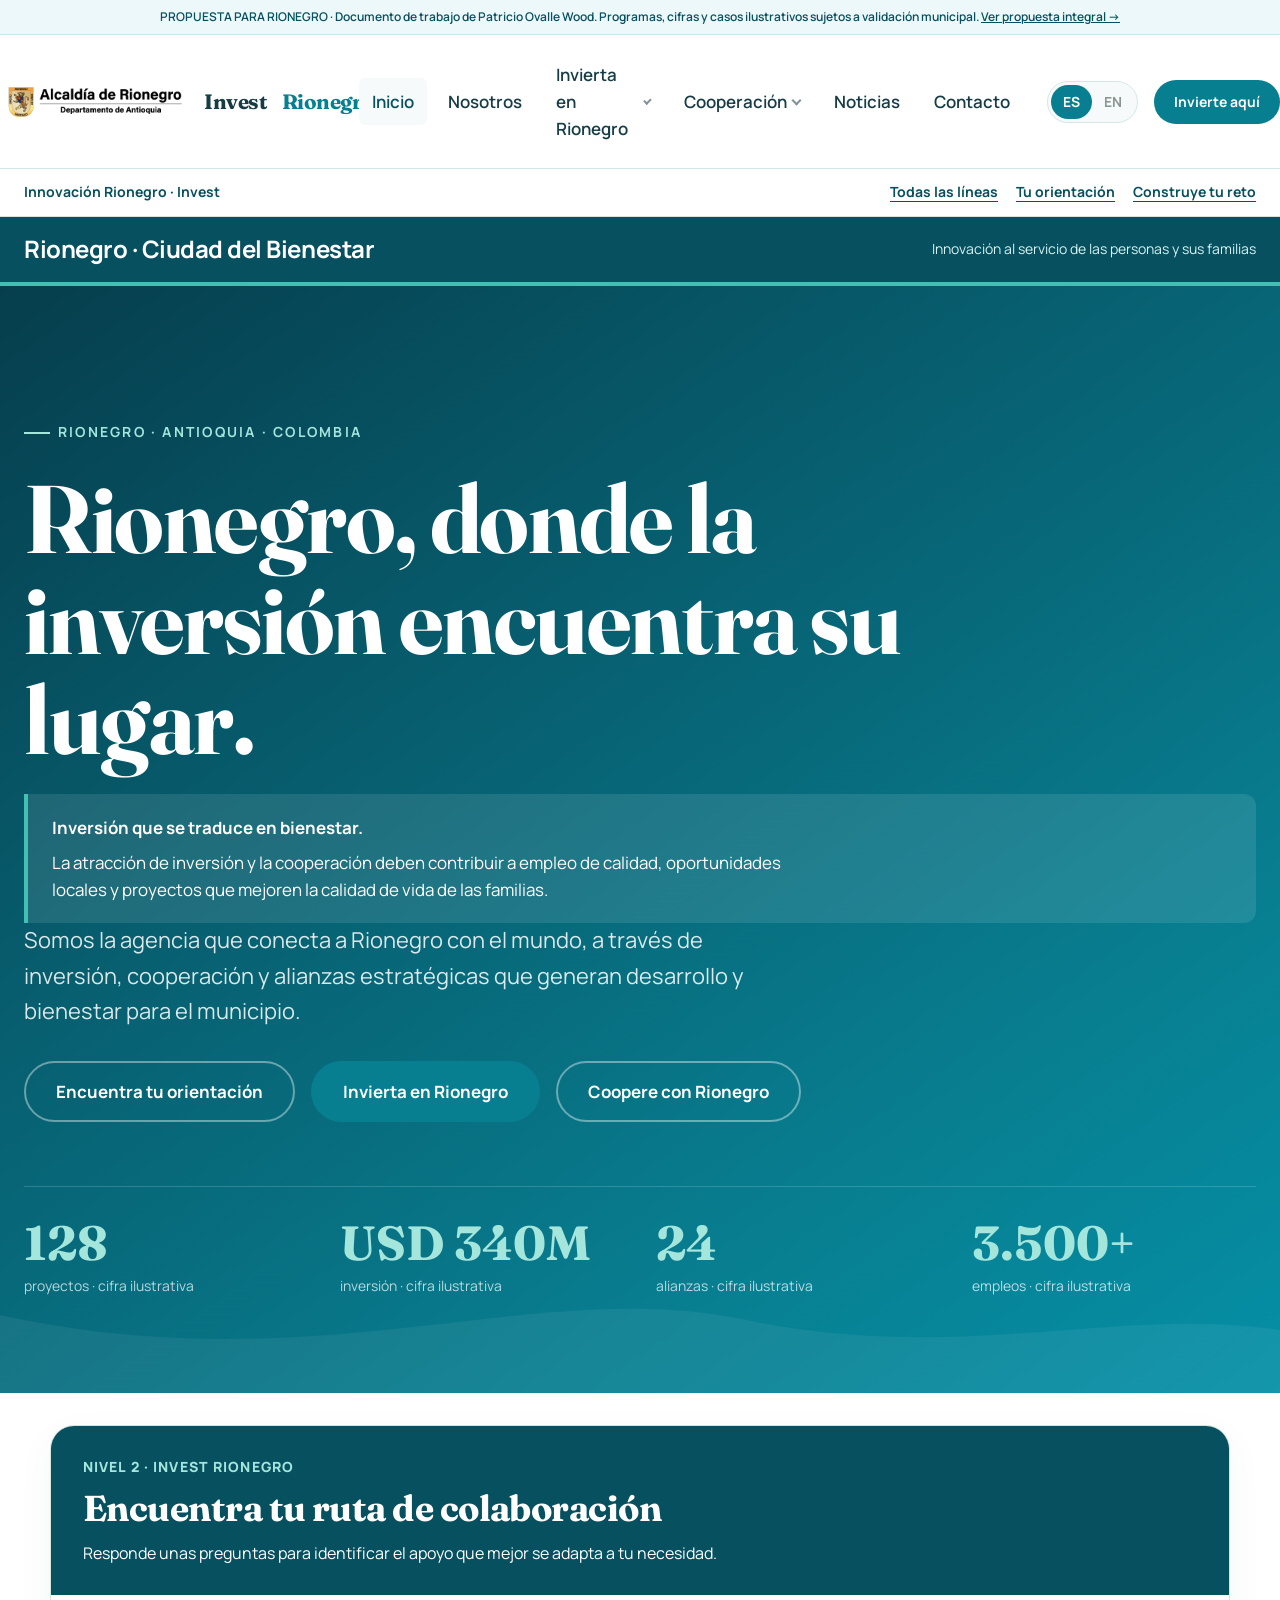
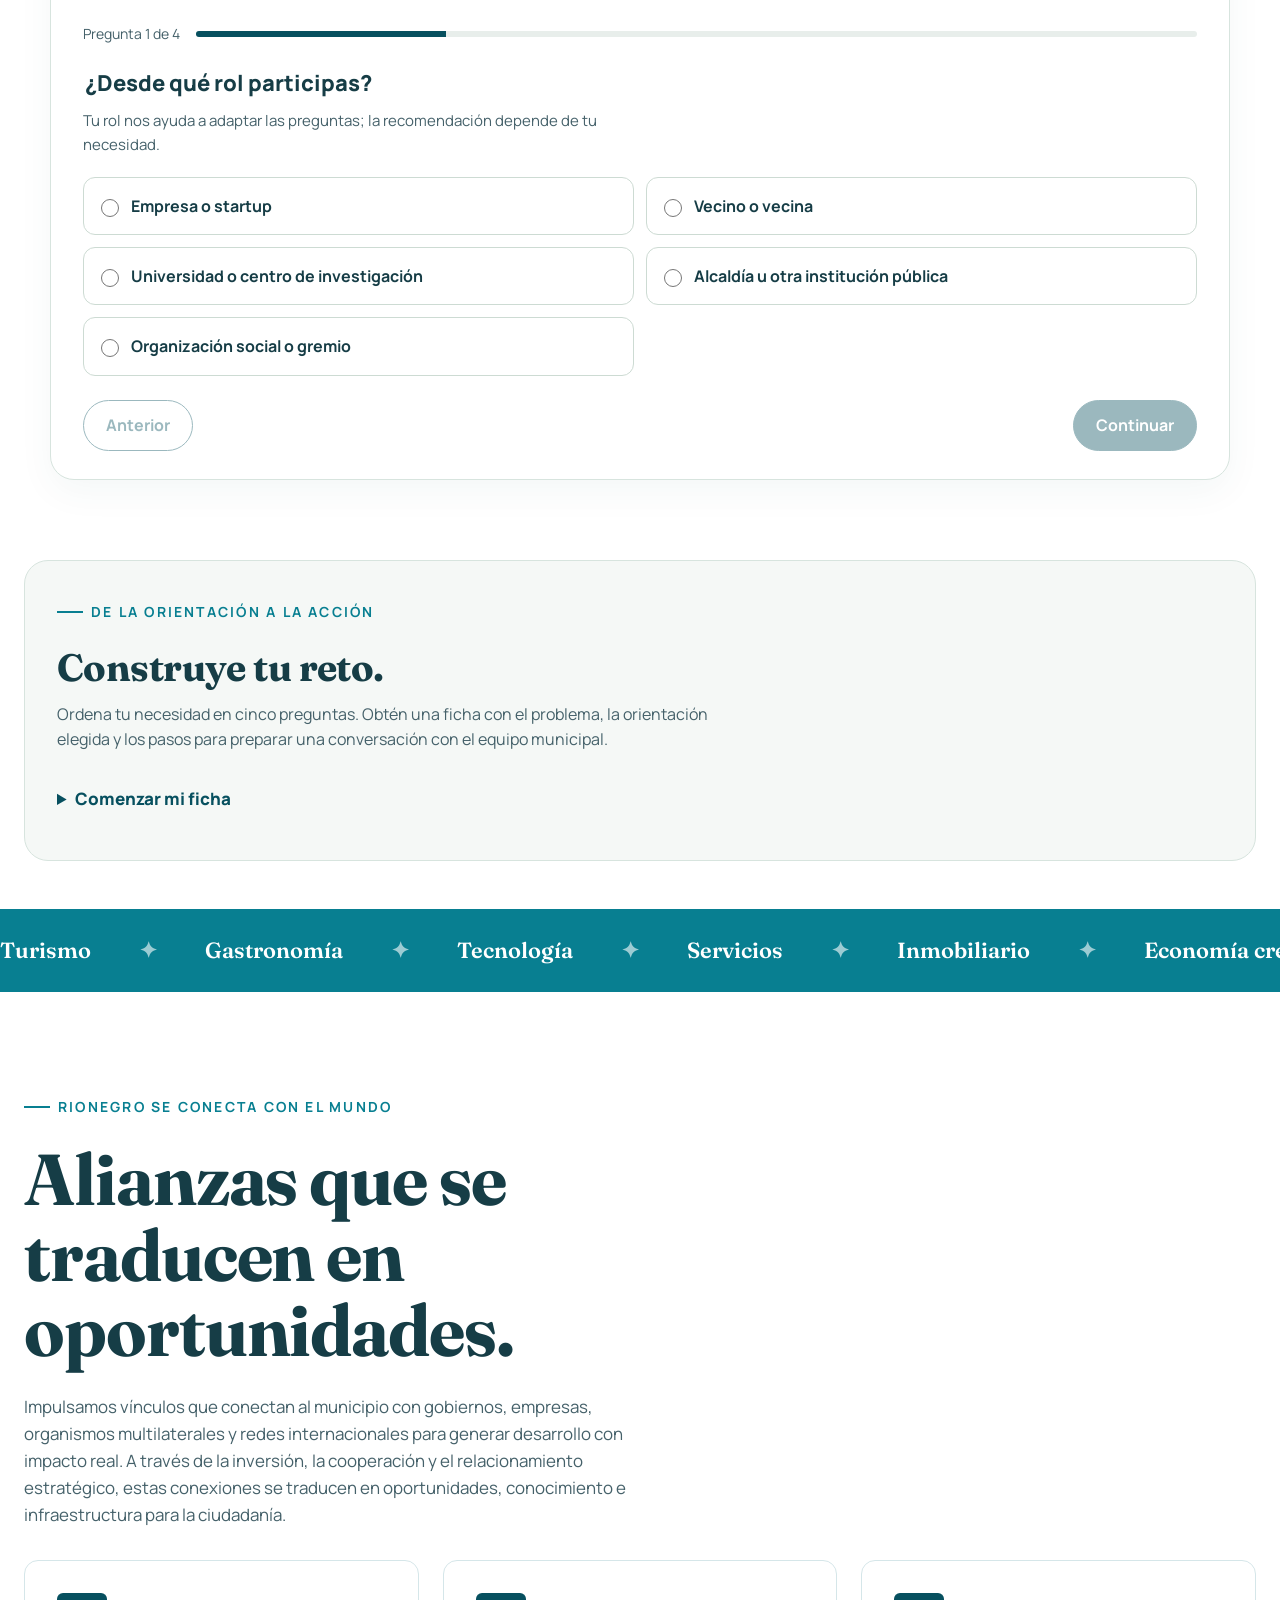
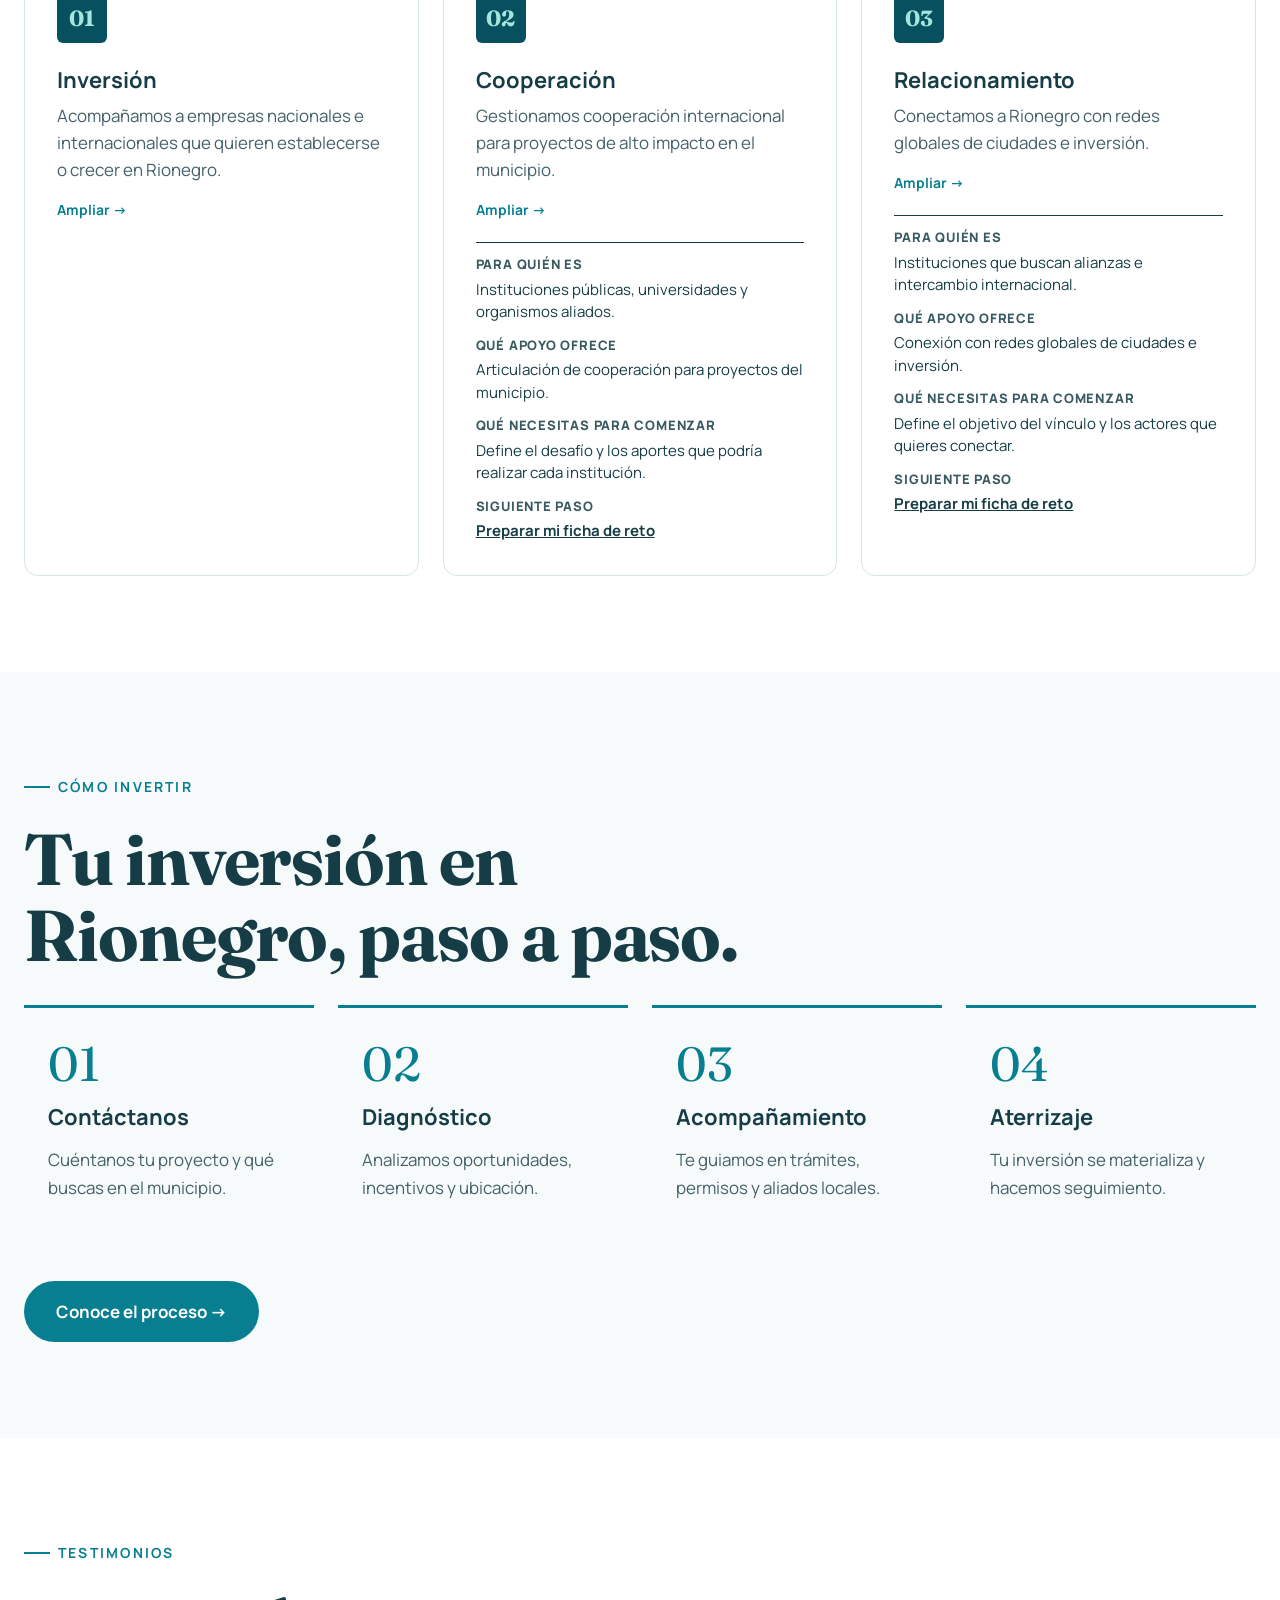
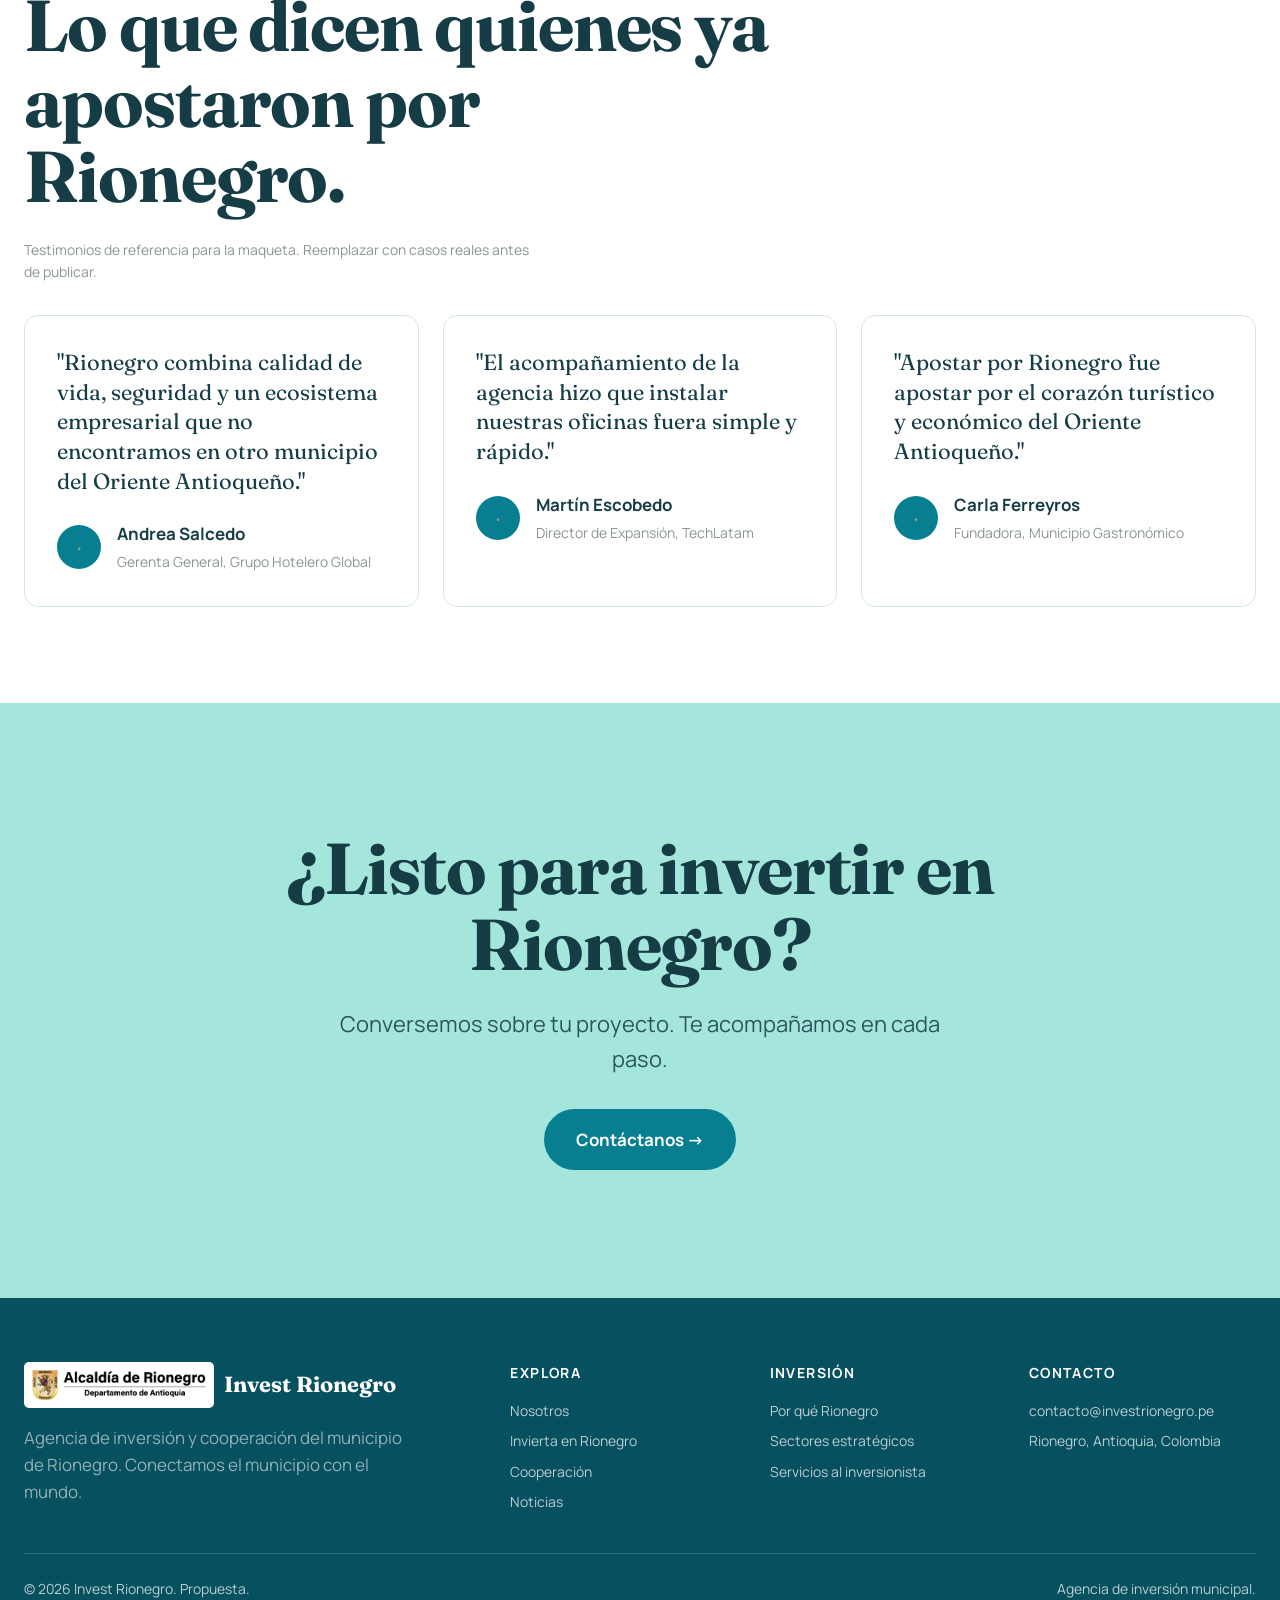
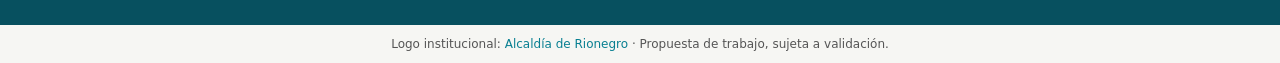
<file: invest.html>
<!DOCTYPE html>
<html lang="es" data-lang="es">
<head>
<meta charset="UTF-8" />
<meta name="viewport" content="width=device-width, initial-scale=1.0" />
<meta name="description" data-i18n="meta_desc" content="Invest Rionegro — Agencia de Inversión del Municipio de Rionegro, Colombia. Conectamos a Rionegro con el mundo a través de inversión, cooperación y alianzas estratégicas." />
<meta name="theme-color" content="#087F91" />
<meta property="og:type" content="website" />
<meta property="og:title" content="Invest Rionegro — Agencia de Inversión" />
<meta property="og:description" content="Conectamos a Rionegro con el mundo a través de inversión, cooperación y alianzas estratégicas." />
<meta property="og:locale" content="es_CO" />
<meta property="og:locale:alternate" content="en_US" />
<meta name="twitter:card" content="summary_large_image" />
<title>Invest Rionegro — Agencia de Inversión del Municipio de Rionegro</title>
<link rel="preconnect" href="https://fonts.googleapis.com" />
<link rel="preconnect" href="https://fonts.gstatic.com" crossorigin />
<link href="https://fonts.googleapis.com/css2?family=Manrope:wght@400;500;600;700;800&family=Fraunces:opsz,wght@9..144,600;9..144,700&display=swap" rel="stylesheet" />

<style>
/* ===== TOKENS — Identidad Rionegro: verde institucional + acento cálido ===== */
:root{
  --verde-900:#07505F; --verde-700:#086D7E; --verde:#087F91; --verde-400:#44BFB3;
  --arena:#EDF6F7; --coral:#087F91; --dorado:#A4E5DC; --mar:#00A9C7;
  --blanco:#FFFFFF; --tinta:#163D46; --tinta-2:#45616A; --gris:#8A968F;
  --crema:#F6FAFB; --linea:#D5E6E9;
  --font-display:'Fraunces',Georgia,serif;
  --font-body:'Manrope',system-ui,sans-serif;
  --fs-300:clamp(0.8125rem,0.79rem + 0.1vw,0.875rem);
  --fs-400:clamp(0.95rem,0.9rem + 0.2vw,1.0625rem);
  --fs-500:clamp(1.125rem,1.05rem + 0.4vw,1.375rem);
  --fs-600:clamp(1.5rem,1.3rem + 0.9vw,2.125rem);
  --fs-700:clamp(2rem,1.6rem + 1.8vw,3rem);
  --fs-800:clamp(2.75rem,2rem + 3.5vw,4.5rem);
  --fs-900:clamp(3.25rem,2.3rem + 5vw,6rem);
  --sp-1:0.5rem;--sp-2:1rem;--sp-3:1.5rem;--sp-4:2rem;--sp-5:3rem;--sp-6:4rem;--sp-7:6rem;--sp-8:8rem;
  --container:1300px;--radius-sm:6px;--radius-md:14px;--radius-lg:26px;
  --shadow-sm:0 2px 10px rgba(15,26,22,.06);--shadow-md:0 16px 40px rgba(15,26,22,.12);
  --ease:cubic-bezier(.22,.8,.28,1);--dur:280ms;
}
*,*::before,*::after{box-sizing:border-box;}
html{scroll-behavior:smooth;-webkit-text-size-adjust:100%;}
body{margin:0;font-family:var(--font-body);font-size:var(--fs-400);line-height:1.6;color:var(--tinta);background:var(--blanco);-webkit-font-smoothing:antialiased;text-rendering:optimizeLegibility;}
img,svg,video{max-width:100%;display:block;}
button{font:inherit;cursor:pointer;border:0;background:none;color:inherit;}
a{color:var(--verde);text-decoration:none;transition:color var(--dur) var(--ease);}
a:hover{color:var(--verde-900);}
:focus-visible{outline:3px solid var(--dorado);outline-offset:3px;border-radius:var(--radius-sm);}
.skip-link{position:absolute;top:-100px;left:var(--sp-2);background:var(--tinta);color:var(--blanco);padding:var(--sp-1) var(--sp-2);border-radius:var(--radius-sm);z-index:1000;transition:top var(--dur) var(--ease);}
.skip-link:focus{top:var(--sp-2);color:var(--blanco);}
.container{width:100%;max-width:var(--container);margin-inline:auto;padding-inline:var(--sp-3);}
h1,h2,h3{font-family:var(--font-display);font-weight:700;line-height:1.05;letter-spacing:-0.015em;color:var(--tinta);margin:0 0 var(--sp-3);}
h1{font-size:var(--fs-900);}
h2{font-size:var(--fs-800);}
h3{font-size:var(--fs-600);}
h4{font-family:var(--font-body);font-weight:700;font-size:var(--fs-500);margin:0 0 var(--sp-2);line-height:1.2;}
p{margin:0 0 var(--sp-2);color:var(--tinta-2);max-width:64ch;font-size:var(--fs-400);}
.eyebrow{display:inline-flex;align-items:center;gap:var(--sp-1);font-family:var(--font-body);font-size:var(--fs-300);font-weight:700;letter-spacing:0.16em;text-transform:uppercase;color:var(--verde);margin-bottom:var(--sp-3);}
.eyebrow::before{content:'';width:26px;height:2px;background:var(--verde);}

/* Isotipo propio: ola + sol (evoca Rionegro, malecón y mar) */
.iso{width:38px;height:38px;flex-shrink:0;}

/* HEADER */
.site-header{position:sticky;top:0;z-index:100;background:rgba(255,255,255,.94);backdrop-filter:saturate(180%) blur(16px);-webkit-backdrop-filter:saturate(180%) blur(16px);border-bottom:1px solid var(--linea);}
.nav{display:flex;align-items:center;justify-content:space-between;gap:var(--sp-3);padding:var(--sp-2) 0;}
.brand{display:flex;align-items:center;gap:10px;font-family:var(--font-display);font-weight:700;color:var(--tinta);font-size:1.3rem;letter-spacing:-0.02em;cursor:pointer;}
.brand .mf{color:var(--verde);}
.nav-menu{display:flex;gap:var(--sp-1);list-style:none;margin:0;padding:0;align-items:center;}
.nav-item{position:relative;}
.nav-item>a{display:inline-flex;align-items:center;gap:6px;color:var(--tinta);font-weight:600;font-size:var(--fs-400);padding:10px 13px;border-radius:var(--radius-sm);transition:all var(--dur) var(--ease);}
.nav-item>a:hover,.nav-item.is-current>a{color:var(--verde-900);background:var(--crema);}
.nav-item.has-sub>a::after{content:'';width:7px;height:7px;border-right:2px solid currentColor;border-bottom:2px solid currentColor;transform:rotate(45deg);margin-top:-3px;opacity:.55;transition:transform var(--dur) var(--ease);}
.nav-item.has-sub:hover>a::after,.nav-item.has-sub:focus-within>a::after{transform:rotate(225deg);margin-top:2px;}
.submenu{position:absolute;top:100%;left:0;min-width:250px;background:var(--blanco);border:1px solid var(--linea);border-radius:var(--radius-md);box-shadow:var(--shadow-md);padding:var(--sp-1);list-style:none;margin:8px 0 0;opacity:0;visibility:hidden;transform:translateY(8px);transition:all var(--dur) var(--ease);z-index:50;}
.nav-item.has-sub:hover .submenu,.nav-item.has-sub:focus-within .submenu{opacity:1;visibility:visible;transform:translateY(0);}
.submenu a{display:block;padding:10px 13px;border-radius:var(--radius-sm);color:var(--tinta-2);font-size:var(--fs-400);font-weight:500;}
.submenu a:hover{background:var(--crema);color:var(--verde-900);}
.nav-actions{display:flex;align-items:center;gap:var(--sp-2);}
.lang-toggle{display:inline-flex;align-items:center;background:var(--crema);border:1px solid var(--linea);border-radius:999px;padding:3px;font-weight:700;font-size:var(--fs-300);}
.lang-toggle button{padding:6px 12px;border-radius:999px;color:var(--gris);transition:all var(--dur) var(--ease);}
.lang-toggle button.active{background:var(--verde);color:var(--blanco);}
.nav-cta{background:var(--coral);color:var(--blanco);padding:11px 20px;border-radius:999px;font-weight:700;font-size:var(--fs-300);white-space:nowrap;transition:all var(--dur) var(--ease);}
.nav-cta:hover{background:var(--tinta);color:var(--blanco);transform:translateY(-1px);}
.menu-toggle{display:none;width:44px;height:44px;border-radius:var(--radius-sm);align-items:center;justify-content:center;}
.menu-toggle span{width:22px;height:2px;background:var(--tinta);position:relative;}
.menu-toggle span::before,.menu-toggle span::after{content:'';position:absolute;left:0;width:22px;height:2px;background:var(--tinta);}
.menu-toggle span::before{top:-7px;}.menu-toggle span::after{top:7px;}
@media (max-width:1080px){
  .menu-toggle{display:inline-flex;}
  .nav-menu{display:none;}
  .nav-menu.is-open{display:flex;flex-direction:column;align-items:stretch;position:absolute;top:100%;left:0;right:0;background:var(--blanco);padding:var(--sp-2);border-bottom:1px solid var(--linea);box-shadow:var(--shadow-md);gap:2px;max-height:80vh;overflow-y:auto;}
  .nav-menu.is-open .submenu{position:static;opacity:1;visibility:visible;transform:none;box-shadow:none;border:0;padding:0 0 0 var(--sp-3);min-width:0;margin:0;}
  .nav-cta{display:none;}
}

/* PÁGINAS */
.page{display:none;}
.page.is-active{display:block;animation:fade .4s var(--ease);}
@keyframes fade{from{opacity:0;transform:translateY(8px);}to{opacity:1;transform:none;}}

/* HERO HOME */
.hero{position:relative;overflow:hidden;background:var(--verde-900);color:var(--blanco);padding:var(--sp-8) 0 var(--sp-7);isolation:isolate;}
.hero::before{content:'';position:absolute;inset:0;z-index:-2;background:linear-gradient(160deg,var(--verde-900) 0%,var(--verde-700) 60%,var(--mar) 130%);}
.hero::after{content:'';position:absolute;bottom:-2px;left:0;right:0;height:120px;z-index:-1;background-image:url("data:image/svg+xml;utf8,<svg xmlns='http://www.w3.org/2000/svg' viewBox='0 0 1200 120' preserveAspectRatio='none'><path d='M0,40 C300,110 500,0 700,45 C900,90 1050,30 1200,55 L1200,120 L0,120 Z' fill='%23ffffff' fill-opacity='0.06'/></svg>");background-size:cover;pointer-events:none;}
.hero h1{color:var(--blanco);max-width:16ch;margin-bottom:var(--sp-3);}
.hero .eyebrow{color:var(--dorado);}
.hero .eyebrow::before{background:var(--dorado);}
.hero p.lead{color:rgba(255,255,255,.85);font-size:var(--fs-500);max-width:56ch;margin-bottom:var(--sp-4);}
.hero-actions{display:flex;gap:var(--sp-2);flex-wrap:wrap;margin-bottom:var(--sp-6);}
.hero-metrics{display:grid;grid-template-columns:repeat(auto-fit,minmax(150px,1fr));gap:var(--sp-4);border-top:1px solid rgba(255,255,255,.16);padding-top:var(--sp-4);}
.hero-metric .n{font-family:var(--font-display);font-weight:700;font-size:var(--fs-700);color:var(--dorado);line-height:1;display:block;}
.hero-metric p{color:rgba(255,255,255,.72);font-size:var(--fs-300);margin:var(--sp-1) 0 0;}

/* HERO INTERIOR */
.page-hero{position:relative;overflow:hidden;background:var(--verde-900);color:var(--blanco);padding:var(--sp-7) 0 var(--sp-6);}
.page-hero::before{content:'';position:absolute;inset:0;z-index:0;background:linear-gradient(160deg,var(--verde-900),var(--verde-700));}
.page-hero.coral::before{background:linear-gradient(160deg,#8f2f1f,var(--coral));}
.page-hero.mar::before{background:linear-gradient(160deg,#083f52,var(--mar));}
.page-hero>.container{position:relative;z-index:1;}
.page-hero h1{color:var(--blanco);font-size:var(--fs-800);max-width:18ch;}
.page-hero .eyebrow{color:var(--dorado);}
.page-hero .eyebrow::before{background:var(--dorado);}
.page-hero p{color:rgba(255,255,255,.85);max-width:60ch;font-size:var(--fs-500);}

/* BOTONES */
.btn{display:inline-flex;align-items:center;gap:var(--sp-1);padding:15px 30px;border-radius:999px;font-family:var(--font-body);font-weight:700;font-size:var(--fs-400);transition:all var(--dur) var(--ease);cursor:pointer;border:2px solid transparent;}
.btn-primary{background:var(--coral);color:var(--blanco);}
.btn-primary:hover{background:var(--blanco);color:var(--tinta);transform:translateY(-2px);box-shadow:var(--shadow-md);}
.btn-ghost{background:transparent;color:var(--blanco);border-color:rgba(255,255,255,.4);}
.btn-ghost:hover{background:rgba(255,255,255,.12);border-color:var(--blanco);color:var(--blanco);}
.btn-dark{background:var(--verde);color:var(--blanco);}
.btn-dark:hover{background:var(--verde-900);color:var(--blanco);transform:translateY(-2px);}

section{padding:var(--sp-7) 0;}
.section-head{max-width:760px;margin-bottom:var(--sp-4);}
.bg-crema{background:var(--crema);}
.bg-verde{background:var(--verde-900);color:var(--blanco);}
.bg-verde h2,.bg-verde h3{color:var(--blanco);}
.bg-verde p{color:rgba(255,255,255,.78);}
.bg-verde .eyebrow{color:var(--dorado);}
.bg-verde .eyebrow::before{background:var(--dorado);}

/* Cinta métricas */
.band{background:var(--coral);color:var(--blanco);padding:var(--sp-3) 0;overflow:hidden;}
.band-track{display:flex;gap:var(--sp-5);white-space:nowrap;animation:mq 42s linear infinite;font-family:var(--font-display);font-weight:600;font-size:var(--fs-500);}
.band-track span{display:inline-flex;align-items:center;gap:var(--sp-5);}
.band-track span::after{content:'✦';opacity:.6;}
@keyframes mq{from{transform:translateX(0);}to{transform:translateX(-50%);}}
.band:hover .band-track{animation-play-state:paused;}
@media (prefers-reduced-motion:reduce){.band-track{animation:none;flex-wrap:wrap;white-space:normal;}}

/* Grid tarjetas */
.grid-auto{display:grid;grid-template-columns:repeat(auto-fit,minmax(260px,1fr));gap:var(--sp-3);margin-top:var(--sp-4);}
.card{padding:var(--sp-4);border:1px solid var(--linea);border-radius:var(--radius-md);background:var(--blanco);transition:all var(--dur) var(--ease);position:relative;overflow:hidden;}
.card::before{content:'';position:absolute;top:0;left:0;width:100%;height:4px;background:var(--cc,var(--verde));transform:scaleX(0);transform-origin:left;transition:transform var(--dur) var(--ease);}
.card:hover{border-color:var(--cc,var(--verde));transform:translateY(-4px);box-shadow:var(--shadow-md);}
.card:hover::before{transform:scaleX(1);}
.card .ic{width:50px;height:50px;border-radius:var(--radius-sm);background:var(--verde-900);color:var(--dorado);display:flex;align-items:center;justify-content:center;font-family:var(--font-display);font-weight:700;font-size:var(--fs-500);margin-bottom:var(--sp-3);}
.card h4{margin-bottom:var(--sp-1);}
.card p{margin:0;font-size:var(--fs-400);}
.card .more{display:inline-block;margin-top:var(--sp-2);font-weight:700;color:var(--verde);font-size:var(--fs-300);}
.card:nth-child(4n+1){--cc:var(--verde);}
.card:nth-child(4n+2){--cc:var(--coral);}
.card:nth-child(4n+3){--cc:var(--mar);}
.card:nth-child(4n+4){--cc:var(--dorado);}

/* Sectores (grid con número) */
.sectores{display:grid;grid-template-columns:repeat(auto-fit,minmax(280px,1fr));gap:var(--sp-2);margin-top:var(--sp-4);}
.sector{padding:var(--sp-4);border-radius:var(--radius-md);background:var(--blanco);border:1px solid var(--linea);transition:all var(--dur) var(--ease);}
.sector:hover{transform:translateY(-4px);box-shadow:var(--shadow-md);border-color:var(--verde);}
.sector h4{color:var(--verde-900);}
.sector p{font-size:var(--fs-300);margin:0;}

/* Pasos */
.steps{display:grid;grid-template-columns:repeat(auto-fit,minmax(220px,1fr));gap:var(--sp-3);margin-top:var(--sp-4);counter-reset:s;}
.step{padding:var(--sp-4) var(--sp-3);counter-increment:s;border-top:3px solid var(--coral);}
.step::before{content:counter(s,decimal-leading-zero);font-family:var(--font-display);font-size:var(--fs-700);color:var(--coral);display:block;line-height:1;margin-bottom:var(--sp-2);}
.bg-verde .step{border-top-color:var(--dorado);}
.bg-verde .step::before{color:var(--dorado);}

/* Testimonios */
.testis{display:grid;grid-template-columns:repeat(auto-fit,minmax(300px,1fr));gap:var(--sp-3);margin-top:var(--sp-4);}
.testi{padding:var(--sp-4);background:var(--blanco);border:1px solid var(--linea);border-radius:var(--radius-md);}
.testi .quote{font-family:var(--font-display);font-size:var(--fs-500);color:var(--tinta);line-height:1.35;margin-bottom:var(--sp-3);}
.testi .who{display:flex;align-items:center;gap:var(--sp-2);}
.testi .av{width:44px;height:44px;border-radius:50%;background:var(--verde);color:var(--blanco);display:flex;align-items:center;justify-content:center;font-weight:700;font-family:var(--font-display);}
.testi .who b{display:block;font-size:var(--fs-400);color:var(--tinta);}
.testi .who span{font-size:var(--fs-300);color:var(--gris);}

/* Noticias */
.stories{display:grid;grid-template-columns:repeat(auto-fit,minmax(280px,1fr));gap:var(--sp-3);margin-top:var(--sp-4);}
.story{background:var(--blanco);border:1px solid var(--linea);border-radius:var(--radius-md);overflow:hidden;display:flex;flex-direction:column;transition:all var(--dur) var(--ease);}
.story:hover{transform:translateY(-4px);box-shadow:var(--shadow-md);}
.story-img{aspect-ratio:16/9;background:linear-gradient(135deg,var(--verde),var(--mar));}
.story:nth-child(3n+2) .story-img{background:linear-gradient(135deg,var(--coral),var(--dorado));}
.story:nth-child(3n+3) .story-img{background:linear-gradient(135deg,var(--mar),var(--verde-700));}
.story-body{padding:var(--sp-3);flex:1;}
.story-body .date{font-weight:700;font-size:var(--fs-300);color:var(--coral);text-transform:uppercase;letter-spacing:.05em;}
.story-body h4{font-size:var(--fs-400);margin:var(--sp-1) 0 0;line-height:1.3;}

/* Eventos */
.eventos{display:grid;grid-template-columns:repeat(auto-fit,minmax(260px,1fr));gap:var(--sp-3);margin-top:var(--sp-4);}
.evento{display:flex;gap:var(--sp-3);padding:var(--sp-3);border:1px solid var(--linea);border-radius:var(--radius-md);background:var(--blanco);transition:all var(--dur) var(--ease);}
.evento:hover{border-color:var(--verde);box-shadow:var(--shadow-md);transform:translateY(-2px);}
.evento .fecha{flex-shrink:0;width:64px;text-align:center;background:var(--verde-900);color:var(--blanco);border-radius:var(--radius-sm);padding:var(--sp-2) 0;font-family:var(--font-display);}
.evento .fecha .d{font-size:var(--fs-600);font-weight:700;line-height:1;color:var(--dorado);}
.evento .fecha .m{font-size:var(--fs-300);text-transform:uppercase;}
.evento h4{font-size:var(--fs-400);margin:0 0 4px;}
.evento p{font-size:var(--fs-300);margin:0;color:var(--gris);}

/* Propuesta valor listas */
.prop-grid{display:grid;grid-template-columns:1fr 1fr;gap:var(--sp-5);margin-top:var(--sp-4);}
.prop-list{list-style:none;padding:0;margin:0;}
.prop-list li{padding:var(--sp-2) 0;border-bottom:1px solid var(--linea);display:flex;gap:var(--sp-2);align-items:flex-start;font-size:var(--fs-400);color:var(--tinta);}
.prop-list li::before{content:'→';color:var(--verde);font-weight:700;flex-shrink:0;}
@media (max-width:760px){.prop-grid{grid-template-columns:1fr;gap:var(--sp-3);}}

/* Mapa */
.mapwrap{margin-top:var(--sp-4);border-radius:var(--radius-lg);overflow:hidden;border:1px solid var(--linea);min-height:380px;}
.mapwrap iframe{width:100%;height:100%;min-height:380px;border:0;display:block;}

/* CTA */
.cta{padding:var(--sp-8) 0;background:var(--dorado);color:var(--tinta);text-align:center;}
.cta h2{color:var(--tinta);max-width:20ch;margin-inline:auto;}
.cta p{color:var(--tinta);opacity:.85;font-size:var(--fs-500);margin:0 auto var(--sp-4);max-width:50ch;}

/* Formulario */
.form{max-width:640px;margin-top:var(--sp-4);display:grid;gap:var(--sp-2);}
.form label{font-weight:600;font-size:var(--fs-300);text-transform:uppercase;letter-spacing:.05em;color:var(--tinta-2);}
.form input,.form textarea,.form select{width:100%;padding:12px 14px;border:1px solid var(--linea);border-radius:var(--radius-sm);font:inherit;color:var(--tinta);background:var(--blanco);}
.form input:focus,.form textarea:focus,.form select:focus{border-color:var(--verde);outline:none;}
.form .field{display:grid;gap:6px;}
.form-row{display:grid;grid-template-columns:1fr 1fr;gap:var(--sp-2);}
@media (max-width:600px){.form-row{grid-template-columns:1fr;}}

/* FOOTER */
.site-footer{background:var(--verde-900);color:rgba(255,255,255,.72);padding:var(--sp-6) 0 var(--sp-3);font-size:var(--fs-300);}
.footer-grid{display:grid;grid-template-columns:2fr 1fr 1fr 1fr;gap:var(--sp-4);margin-bottom:var(--sp-4);}
.site-footer h5{color:var(--blanco);font-family:var(--font-body);text-transform:uppercase;letter-spacing:.1em;font-size:var(--fs-300);margin:0 0 var(--sp-2);}
.site-footer ul{list-style:none;padding:0;margin:0;}
.site-footer li{margin-bottom:var(--sp-1);}
.site-footer a{color:rgba(255,255,255,.72);cursor:pointer;}
.site-footer a:hover{color:var(--dorado);}
.footer-brand{display:flex;align-items:center;gap:10px;font-family:var(--font-display);font-weight:700;font-size:var(--fs-500);color:var(--blanco);margin-bottom:var(--sp-2);}
.footer-bottom{padding-top:var(--sp-3);border-top:1px solid rgba(255,255,255,.15);display:flex;justify-content:space-between;flex-wrap:wrap;gap:var(--sp-2);}
@media (max-width:860px){.footer-grid{grid-template-columns:1fr 1fr;}}
@media (max-width:540px){.footer-grid{grid-template-columns:1fr;}}

.reveal{opacity:0;transform:translateY(20px);transition:opacity 600ms var(--ease),transform 600ms var(--ease);}
.reveal.is-visible{opacity:1;transform:none;}
@media (prefers-reduced-motion:reduce){.reveal{opacity:1;transform:none;transition:none;}html{scroll-behavior:auto;}}
.lead-narrow{max-width:680px;}
</style>
<style>
/* Orientador de innovación */
.mf-guide{--guide-color:#07505F;scroll-margin-top:150px;margin:32px auto;padding:0;max-width:1180px;font-family:Manrope,system-ui,sans-serif;color:#163D46;font-size:16px;line-height:1.6}
.mf-guide *{box-sizing:border-box}.mf-guide-shell{border:1px solid #d7e4de;border-radius:24px;overflow:hidden;background:#fff;box-shadow:0 12px 36px #07505f0c}.mf-guide-head{padding:28px 32px;background:var(--guide-color);color:#fff}.mf-guide-head h2{font-size:clamp(25px,3vw,36px);color:#fff;margin:8px 0 12px;line-height:1.15}.mf-guide-head p{color:#fff;margin:0;font-size:16px;max-width:65ch}.mf-guide-tag{color:#ffe1a4;font-size:14px;font-weight:800;letter-spacing:.08em;text-transform:uppercase}.mf-guide-body{padding:28px 32px}.mf-guide .mf-guide-context{background:#f1f6f3;border-radius:12px;padding:12px 16px;display:flex;gap:12px;align-items:center;justify-content:space-between;flex-wrap:wrap;margin-bottom:22px;color:#29483a;font-size:14px}.mf-guide button,.mf-guide a{font:inherit}.mf-guide button:focus-visible,.mf-guide a:focus-visible{outline:3px solid #b97910;outline-offset:4px}.mf-guide-progress{display:flex;align-items:center;gap:16px;margin-bottom:24px;font-size:14px;color:#45616A}.mf-guide-track{flex:1;height:6px;background:#e8eeeb;border-radius:99px;overflow:hidden}.mf-guide-fill{height:100%;background:var(--guide-color)}.mf-guide fieldset{border:0;margin:0;padding:0;min-width:0}.mf-guide legend{font-weight:800;font-size:22px;line-height:1.35;margin-bottom:10px;width:100%}.mf-guide-help{font-size:15px;color:#45616A;margin:0 0 20px}.mf-guide-options{display:grid;grid-template-columns:1fr 1fr;gap:12px}.mf-guide-option{display:flex;align-items:flex-start;gap:12px;padding:17px;border:1px solid #cddbd3;border-radius:12px;cursor:pointer;background:#fff;line-height:1.4}.mf-guide-option:has(input:checked){border-color:var(--guide-color);background:#eef7f2;box-shadow:inset 0 0 0 1px var(--guide-color)}.mf-guide-option:hover{border-color:var(--guide-color)}.mf-guide-option input{flex-shrink:0;margin:4px 0 0;width:18px;height:18px;accent-color:var(--guide-color)}.mf-guide-option strong{font-size:16px;font-weight:700;display:block}.mf-guide-option small{display:block;color:#45616A;font-size:14px;margin-top:6px}.mf-guide-actions{display:flex;justify-content:space-between;gap:12px;flex-wrap:wrap;margin-top:24px}.mf-guide .mf-guide-button{display:inline-flex;align-items:center;justify-content:center;min-height:48px;padding:12px 22px;border:1px solid var(--guide-color);border-radius:99px;text-decoration:none;background:var(--guide-color);color:#fff;font-weight:700;cursor:pointer}.mf-guide .mf-guide-button.secondary{background:#fff;color:var(--guide-color)}.mf-guide .mf-guide-button:disabled{opacity:.4;cursor:not-allowed}.mf-guide .mf-guide-link{color:var(--guide-color);text-decoration:underline;background:none;border:0;padding:4px;cursor:pointer;font-size:14px}.mf-guide-result h3{color:var(--guide-color);font-size:30px;margin:8px 0 16px;line-height:1.2}.mf-guide-result p{font-size:16px;color:#45616A}.mf-guide-label{font-size:14px;font-weight:800;text-transform:uppercase;letter-spacing:.06em;color:var(--guide-color)}.mf-guide-summary{padding:16px;background:#f1f6f3;border-radius:12px;margin:20px 0}.mf-guide-summary ul{margin:8px 0;padding-left:20px}.mf-guide-alt{border-top:1px solid #d7e4de;padding-top:18px;margin-top:22px}.mf-guide-note{font-size:14px!important;color:#52675c!important;margin:20px 0 0!important}.mf-guide-highlight{outline:3px solid #b97910;outline-offset:6px;scroll-margin-top:120px}.mf-guide-noscript{padding:20px}
@media(max-width:640px){.mf-guide-head,.mf-guide-body{padding:22px 18px}.mf-guide-options{grid-template-columns:1fr}.mf-guide{margin:22px auto}.mf-guide-actions .mf-guide-button{flex:1}.mf-guide legend{font-size:20px}}
</style>
<style>
/* Portal, fichas y constructor de retos */
:root{--mf-accent:#07505F}
:root{--mf-accent:#07505F}.mf-portal{padding:40px 0 48px;background:#F0F8F9}.mf-portal-grid{display:grid;grid-template-columns:minmax(250px,.75fr) minmax(0,1.4fr);gap:42px;align-items:start}.mf-portal-intro{padding-top:30px}.mf-portal h1{font-size:clamp(36px,4vw,56px);max-width:12ch;line-height:1.06}.mf-portal-intro>p{font-size:18px;color:#45616A;margin-bottom:28px}.mf-portal .mf-guide{margin:0;max-width:100%}.mf-portal .mf-guide-head{padding:22px 26px}.mf-portal .mf-guide-head h2{font-size:28px}.mf-portal .mf-guide-body{padding:24px 26px}.mf-portal .mf-guide legend{font-size:20px}.mf-portal-links{display:flex;gap:12px;flex-wrap:wrap}.mf-portal-links a{font-weight:700;color:#07505F;border-bottom:1px solid #abc4b7;padding-bottom:5px}.mf-portal-path{margin-top:36px;border-top:1px solid #ccddd3;padding-top:24px}.mf-portal-path span{display:block;font-size:14px;font-weight:800;color:#52675c;margin:0 0 12px}.mf-portal-path p{font-size:16px;margin:0}.mf-crossnav{background:#fff;border-bottom:1px solid #d7e4de}.mf-crossnav>div{display:flex;align-items:center;justify-content:space-between;gap:16px;flex-wrap:wrap;padding-top:12px;padding-bottom:12px}.mf-crossnav strong{font-size:14px;color:var(--mf-accent)}.mf-crossnav nav{display:flex;flex-wrap:wrap;gap:18px}.mf-crossnav a{font-size:14px;font-weight:700;color:var(--mf-accent);text-decoration:underline;text-underline-offset:4px}.mf-details{font-size:15px;line-height:1.5;margin:20px 0 0;padding:0;border-top:1px solid currentColor}.mf-details div{padding-top:12px}.mf-details dt{font-size:13px;font-weight:800;letter-spacing:.06em;text-transform:uppercase;opacity:.85}.mf-details dd{margin:4px 0 0;max-width:60ch}.mf-details dd a{color:inherit;text-decoration:underline;font-weight:700}.mf-details-light{color:#fff}.mf-details-dark{color:#163D46}.mf-program-cta{display:inline-block;font-weight:700;margin-top:18px;color:inherit;text-decoration:underline;text-underline-offset:4px}.servicio:has(.mf-details),.prog:has(.mf-details){justify-content:flex-start}.mf-builder{scroll-margin-top:160px;padding:48px 0}.mf-builder-shell{background:#f5f8f6;border:1px solid #d7e4de;border-radius:24px;padding:32px;color:#163D46}.mf-builder h2{font-size:clamp(28px,3vw,38px);color:#163D46;margin-bottom:14px}.mf-builder p{font-size:16px;color:#45616A}.mf-builder-intro{max-width:68ch}.mf-builder summary{cursor:pointer;font-size:17px;font-weight:800;color:var(--mf-accent);padding:16px 0}.mf-builder-grid{display:grid;grid-template-columns:1.15fr 1fr;gap:32px;margin-top:20px;align-items:start}.mf-builder-field{margin-bottom:22px}.mf-builder label{display:block;font-size:16px;font-weight:700;color:#163D46;margin-bottom:8px}.mf-builder input,.mf-builder textarea,.mf-builder select{display:block;width:100%;max-width:100%;font:inherit;font-size:16px;line-height:1.5;border:1px solid #b3cabc;border-radius:10px;background:#fff;padding:12px;color:#163D46}.mf-builder textarea{min-height:108px;resize:vertical}.mf-builder input:focus,.mf-builder textarea:focus,.mf-builder select:focus{outline:3px solid #A4E5DC;outline-offset:2px}.mf-builder-hint{font-size:14px!important;line-height:1.5;margin:6px 0 0!important;color:#52675c!important}.mf-builder-preview{background:#fff;border:1px solid #d7e4de;border-top:4px solid var(--mf-accent);padding:24px;border-radius:14px;overflow-wrap:anywhere}.mf-builder-preview h3{font-size:24px;line-height:1.2;color:#163D46}.mf-builder-preview h4{font:700 15px Manrope,system-ui,sans-serif;margin:22px 0 6px}.mf-builder-preview p{white-space:pre-wrap;font-size:15px;line-height:1.6}.mf-builder-preview .empty{color:#73857a;font-style:italic}.mf-builder-actions{display:flex;flex-wrap:wrap;gap:10px;margin-top:24px}.mf-builder button,.mf-builder .mf-action{font:700 15px Manrope,system-ui,sans-serif;cursor:pointer;min-height:46px;border-radius:99px;padding:10px 18px;border:1px solid var(--mf-accent);background:var(--mf-accent);color:#fff;text-decoration:none;display:inline-flex;align-items:center;justify-content:center}.mf-builder button.secondary{background:#fff;color:var(--mf-accent)}.mf-builder button:disabled{opacity:.4;cursor:not-allowed}.mf-builder button:focus-visible,.mf-crossnav a:focus-visible{outline:3px solid #b97910;outline-offset:4px}.mf-builder-status{font-size:14px!important;min-height:22px;margin-top:12px}.mf-builder-meta{font-size:14px!important;margin-top:22px}.mf-builder .mf-draft-choice{margin:0 0 20px}.mf-institutional h1{font-size:clamp(30px,3vw,44px)}
@media(max-width:900px){.mf-portal-grid{grid-template-columns:1fr;gap:22px}.mf-portal-intro{padding-top:0}.mf-portal h1{max-width:19ch}.mf-portal-intro>p{margin-bottom:18px}.mf-portal-path{display:none}.mf-builder-grid{grid-template-columns:1fr}}
@media(max-width:600px){.mf-portal{padding:28px 0}.mf-portal .container{padding-inline:16px}.mf-builder-shell{padding:22px 16px}.mf-builder{padding:32px 0}.mf-crossnav nav{gap:14px}.mf-crossnav strong{width:100%}.mf-builder-preview{padding:18px}.mf-builder-actions button{flex:1}.mf-details{font-size:15px}.mf-portal .mf-guide-head,.mf-portal .mf-guide-body{padding:20px 18px}}
</style>
<style>
.mf-guide,.mf-builder{scroll-margin-top:var(--mf-anchor-offset,150px)}.registro-bar{top:var(--mf-header-height,60px)}
@media(max-width:600px){.mf-portal{padding-top:20px}.mf-portal h1{font-size:32px;margin-bottom:12px}.mf-portal-intro>.eyebrow{margin-bottom:12px}.mf-portal-intro>p{font-size:16px;line-height:1.5}.mf-portal-links{display:grid;grid-template-columns:1fr 1fr;gap:12px}.mf-portal-links a{font-size:14px}.mf-portal .mf-guide.container{padding-inline:0}.mf-portal .mf-guide-head p{display:none}.mf-portal .mf-guide-head h2{font-size:24px;margin-bottom:0}}
</style>
<style>.rn-official-logo{display:block;width:170px;height:auto;max-height:52px;object-fit:contain;background:#fff;border-radius:5px;padding:5px;flex-shrink:0}.brand{gap:14px}.brand b{font-size:1rem}.rn-proposal{background:#EDF8FA;color:#07505F;border-bottom:1px solid #C9E6EB;padding:8px 20px;text-align:center;font:600 12px/1.5 Manrope,system-ui,sans-serif}.rn-proposal a{color:inherit;text-decoration:underline}.rn-home{display:inline-block;margin:10px 0;color:inherit;text-decoration:underline}.footer-brand{flex-wrap:wrap}.reveal{opacity:1;transform:none}@media(max-width:650px){.rn-official-logo{width:118px;max-height:43px}.brand b{font-size:.85rem}.brand small{font-size:.63rem}.nav{gap:10px}.rn-proposal{font-size:11px;padding:7px 12px}}@media print{.rn-proposal{display:block}.rn-official-logo{width:150px}}</style><link rel="stylesheet" href="./rionegro-institucional.css">
</head>
<body><div class="rn-proposal">PROPUESTA PARA RIONEGRO · Documento de trabajo de Patricio Ovalle Wood. Programas, cifras y casos ilustrativos sujetos a validación municipal. <a href="./index.html#top">Ver propuesta integral →</a></div>
<a class="skip-link" href="#main" data-i18n="skip">Saltar al contenido</a>

<!-- SVG isotipo reutilizable (ola + sol) -->
<svg width="0" height="0" style="position:absolute" aria-hidden="true"><symbol id="iso-mf" viewBox="0 0 100 100"><circle cx="50" cy="34" r="16" fill="var(--dorado)"/><path d="M6,64 Q28,48 50,64 T94,64" fill="none" stroke="var(--verde)" stroke-width="7" stroke-linecap="round"/><path d="M6,80 Q28,64 50,80 T94,80" fill="none" stroke="var(--mar)" stroke-width="7" stroke-linecap="round"/></symbol></svg>

<!-- ===== HEADER ===== -->
<header class="site-header">
  <div class="container nav">
    <a class="brand" data-go="inicio" aria-label="Invest Rionegro">
      <img class="rn-official-logo" src="./logo-rionegro.png" alt="Logo oficial de la Alcaldía de Rionegro">
      Invest <span class="mf">Rionegro</span>
    </a>
    <nav aria-label="Navegación principal">
      <ul class="nav-menu" id="nav-menu">
        <li class="nav-item"><a data-go="inicio" data-i18n="nav_home">Inicio</a></li>
        <li class="nav-item"><a data-go="nosotros" data-i18n="nav_about">Nosotros</a></li>
        <li class="nav-item has-sub"><a data-go="invertir" data-i18n="nav_invest">Invierta en Rionegro</a>
          <ul class="submenu">
            <li><a data-go="invertir" data-anchor="porque" data-i18n="nav_why">Por qué Rionegro</a></li>
            <li><a data-go="invertir" data-anchor="sectores" data-i18n="nav_sectors">Sectores estratégicos</a></li>
            <li><a data-go="invertir" data-anchor="servicios" data-i18n="nav_services">Servicios al inversionista</a></li>
            <li><a data-go="invertir" data-anchor="como" data-i18n="nav_how">Cómo invertir</a></li>
          </ul></li>
        <li class="nav-item has-sub"><a data-go="cooperacion" data-i18n="nav_coop">Cooperación</a>
          <ul class="submenu">
            <li><a data-go="cooperacion" data-anchor="lineas" data-i18n="nav_lines">Líneas de cooperación</a></li>
            <li><a data-go="cooperacion" data-anchor="redes" data-i18n="nav_networks">Redes internacionales</a></li>
          </ul></li>
        <li class="nav-item"><a data-go="noticias" data-i18n="nav_news">Noticias</a></li>
        <li class="nav-item"><a data-go="contacto" data-i18n="nav_contact">Contacto</a></li>
      </ul>
    </nav>
    <div class="nav-actions">
      <div class="lang-toggle" role="group" aria-label="Idioma"><button data-lang-btn="es" class="active" aria-pressed="true">ES</button><button data-lang-btn="en" aria-pressed="false">EN</button></div>
      <a class="nav-cta" data-go="contacto" data-i18n="nav_cta">Invierte aquí</a>
      <button class="menu-toggle" aria-label="Abrir menú" aria-expanded="false" aria-controls="nav-menu"><span></span></button>
    </div>
  </div>
</header><div class="mf-crossnav"><div class="container"><strong>Innovación Rionegro · Invest</strong><nav aria-label="Recorrido de innovación"><a href="./index.html#lineas">Todas las líneas</a><a href="#inicio/mf-orientador">Tu orientación</a><a href="#inicio/mf-reto" data-build-reto>Construye tu reto</a></nav></div></div>

<aside class="rn-wellbeing" aria-label="Visión de ciudad"><div class="container"><strong>Rionegro · <span class="rn-es">Ciudad del Bienestar</span><span class="rn-en">City of Wellbeing</span></strong><span class="rn-es">Innovación al servicio de las personas y sus familias</span><span class="rn-en">Innovation serving people and their families</span></div></aside>
<main id="main">

<!-- ============================ INICIO ============================ -->
<div class="page is-active" id="page-inicio">
  <section class="hero">
    <div class="container">
      <span class="eyebrow" data-i18n="h_eyebrow">Rionegro · Antioquia · Colombia</span>
      <h1 data-i18n="h_title">Rionegro, donde la inversión encuentra su lugar.</h1><div class="rn-impact"><strong class="rn-es">Inversión que se traduce en bienestar.</strong><strong class="rn-en">Investment that delivers wellbeing.</strong><p class="rn-es">La atracción de inversión y la cooperación deben contribuir a empleo de calidad, oportunidades locales y proyectos que mejoren la calidad de vida de las familias.</p><p class="rn-en">Investment attraction and cooperation should support quality jobs, local opportunities and projects that improve families’ quality of life.</p></div>
      <p class="lead" data-i18n="h_lead">Somos la agencia que conecta a Rionegro con el mundo, a través de inversión, cooperación y alianzas estratégicas que generan desarrollo y bienestar para el municipio.</p>
      <div class="hero-actions"><a class="btn btn-ghost" href="#inicio/mf-orientador">Encuentra tu orientación</a>
        <a class="btn btn-primary" data-go="invertir" data-i18n="h_cta1">Invierta en Rionegro</a>
        <a class="btn btn-ghost" data-go="cooperacion" data-i18n="h_cta2">Coopere con Rionegro</a>
      </div>
      <div class="hero-metrics">
        <div class="hero-metric"><span class="n">128</span><p data-i18n="h_m1">proyectos · cifra ilustrativa</p></div>
        <div class="hero-metric"><span class="n">USD 340M</span><p data-i18n="h_m2">inversión · cifra ilustrativa</p></div>
        <div class="hero-metric"><span class="n">24</span><p data-i18n="h_m3">alianzas · cifra ilustrativa</p></div>
        <div class="hero-metric"><span class="n">3.500+</span><p data-i18n="h_m4">empleos · cifra ilustrativa</p></div>
      </div>
    </div>
  </section>
<section class="container mf-guide" id="mf-orientador" data-line="invest" aria-label="Orientador de innovación"><noscript><p class="mf-guide-noscript">Activa JavaScript para utilizar el orientador. También puedes explorar las opciones descritas en esta página.</p></noscript></section><section class="mf-builder" id="mf-reto" aria-labelledby="mf-reto-title"><div class="container"><div class="mf-builder-shell"><span class="eyebrow">De la orientación a la acción</span><h2 id="mf-reto-title">Construye tu reto.</h2><p class="mf-builder-intro">Ordena tu necesidad en cinco preguntas. Obtén una ficha con el problema, la orientación elegida y los pasos para preparar una conversación con el equipo municipal.</p><details id="mf-builder-open"><summary>Comenzar mi ficha</summary><div class="mf-builder-grid"><form id="mf-builder-form"><div class="mf-builder-field"><label for="mf-title">Título de tu reto</label><input id="mf-title" name="title" maxlength="150" placeholder="Un nombre breve para tu reto"><p class="mf-builder-hint">Opcional. Puedes completarlo al terminar.</p></div><div class="mf-builder-field"><label for="mf-problem">1. ¿Qué problema quieres resolver?</label><textarea id="mf-problem" name="problem" maxlength="3000" placeholder="Ej.: Los vecinos deben consultar varias veces el estado de un trámite." aria-describedby="mf-hint-problem"></textarea><p id="mf-hint-problem" class="mf-builder-hint">Describe lo que ocurre hoy. Evita empezar por una solución.</p></div><div class="mf-builder-field"><label for="mf-people">2. ¿A quién afecta y cómo?</label><textarea id="mf-people" name="people" maxlength="3000" placeholder="Ej.: Vecinos y comercios que pierden tiempo en visitas y consultas." aria-describedby="mf-hint-people"></textarea><p id="mf-hint-people" class="mf-builder-hint">Identifica a las personas, el lugar y la dificultad que enfrentan.</p></div><div class="mf-builder-field"><label for="mf-attempts">3. ¿Qué has intentado hasta ahora?</label><textarea id="mf-attempts" name="attempts" maxlength="3000" placeholder="Ej.: Revisamos consultas frecuentes y conversamos con usuarios." aria-describedby="mf-hint-attempts"></textarea><p id="mf-hint-attempts" class="mf-builder-hint">Resume acciones, aprendizajes o evidencia. Si aún no has actuado, indícalo.</p></div><div class="mf-builder-field"><label for="mf-change">4. ¿Qué cambio concreto esperas lograr?</label><textarea id="mf-change" name="change" maxlength="3000" placeholder="Ej.: Reducir consultas repetidas y mejorar la claridad de la información." aria-describedby="mf-hint-change"></textarea><p id="mf-hint-change" class="mf-builder-hint">Describe un resultado observable. Puedes incluir un indicador sin inventar una meta.</p></div><div class="mf-builder-field"><label for="mf-resources">5. ¿Qué recursos, información o aliados tienes?</label><textarea id="mf-resources" name="resources" maxlength="3000" placeholder="Ej.: Un equipo de atención, registros de consultas y vecinos interesados." aria-describedby="mf-hint-resources"></textarea><p id="mf-hint-resources" class="mf-builder-hint">Incluye equipo, datos, espacios o posibles colaboradores; también lo que te falta.</p></div></form><div><div class="mf-draft-choice"><label for="mf-draft-line">Línea de trabajo</label><select id="mf-draft-line"><option value="">Aún por definir</option><option value="lab">Lab Rionegro</option><option value="sandbox">Sandbox Rionegro</option><option value="hub">Hub Rionegro</option><option value="invest">Invest Rionegro</option></select><p class="mf-builder-hint">Se completa con tu orientación. Puedes cambiarla para explorar otra vía.</p></div><article class="mf-builder-preview" id="mf-preview" aria-label="Vista previa de tu ficha"></article><p class="mf-builder-hint">Completa el problema, las personas afectadas y el cambio esperado para descargar.</p><div class="mf-builder-actions"><button type="button" id="mf-download" disabled>Descargar ficha</button><button type="button" id="mf-download-text" class="secondary" disabled>Versión de texto</button><button type="button" id="mf-clear" class="secondary">Borrar borrador</button></div><p class="mf-builder-status" id="mf-builder-status" role="status" aria-live="polite"></p><p class="mf-builder-meta">Tu borrador se guarda en este navegador. No se envía a la alcaldía. La ficha descargable se puede imprimir o guardar como PDF desde el navegador.</p></div></div></details></div></div></section>

  <div class="band" aria-label="Sectores">
    <div class="band-track" aria-hidden="true">
      <span data-i18n="b1">Turismo</span><span data-i18n="b2">Gastronomía</span><span data-i18n="b3">Tecnología</span><span data-i18n="b4">Servicios</span><span data-i18n="b5">Inmobiliario</span><span data-i18n="b6">Economía creativa</span>
      <span data-i18n="b1b">Turismo</span><span data-i18n="b2b">Gastronomía</span><span data-i18n="b3b">Tecnología</span><span data-i18n="b4b">Servicios</span><span data-i18n="b5b">Inmobiliario</span><span data-i18n="b6b">Economía creativa</span>
    </div>
  </div>

  <section>
    <div class="container">
      <div class="section-head reveal">
        <span class="eyebrow" data-i18n="cn_eyebrow">Rionegro se conecta con el mundo</span>
        <h2 data-i18n="cn_title">Alianzas que se traducen en oportunidades.</h2>
        <p data-i18n="cn_lead">Impulsamos vínculos que conectan al municipio con gobiernos, empresas, organismos multilaterales y redes internacionales para generar desarrollo con impacto real. A través de la inversión, la cooperación y el relacionamiento estratégico, estas conexiones se traducen en oportunidades, conocimiento e infraestructura para la ciudadanía.</p>
      </div>
      <div class="grid-auto">
        <article class="card reveal"><div class="ic">01</div><h4 data-i18n="cn_1_t">Inversión</h4><p data-i18n="cn_1_d">Acompañamos a empresas nacionales e internacionales que quieren establecerse o crecer en Rionegro.</p><span class="more" data-go="invertir" style="cursor:pointer;" data-i18n="cn_more">Ampliar →</span></article>
        <article class="card reveal"><div class="ic">02</div><h4 data-i18n="cn_2_t">Cooperación</h4><p data-i18n="cn_2_d">Gestionamos cooperación internacional para proyectos de alto impacto en el municipio.</p><span class="more" data-go="cooperacion" style="cursor:pointer;" data-i18n="cn_more2">Ampliar →</span><dl class="mf-details mf-details-dark"><div><dt>Para quién es</dt><dd>Instituciones públicas, universidades y organismos aliados.</dd></div><div><dt>Qué apoyo ofrece</dt><dd>Articulación de cooperación para proyectos del municipio.</dd></div><div><dt>Qué necesitas para comenzar</dt><dd>Define el desafío y los aportes que podría realizar cada institución.</dd></div><div><dt>Siguiente paso</dt><dd><a href="#inicio/mf-reto" data-build-reto>Preparar mi ficha de reto</a></dd></div></dl></article>
        <article class="card reveal"><div class="ic">03</div><h4 data-i18n="cn_3_t">Relacionamiento</h4><p data-i18n="cn_3_d">Conectamos a Rionegro con redes globales de ciudades e inversión.</p><span class="more" data-go="cooperacion" data-anchor="redes" style="cursor:pointer;" data-i18n="cn_more3">Ampliar →</span><dl class="mf-details mf-details-dark"><div><dt>Para quién es</dt><dd>Instituciones que buscan alianzas e intercambio internacional.</dd></div><div><dt>Qué apoyo ofrece</dt><dd>Conexión con redes globales de ciudades e inversión.</dd></div><div><dt>Qué necesitas para comenzar</dt><dd>Define el objetivo del vínculo y los actores que quieres conectar.</dd></div><div><dt>Siguiente paso</dt><dd><a href="#inicio/mf-reto" data-build-reto>Preparar mi ficha de reto</a></dd></div></dl></article>
      </div>
    </div>
  </section>

  <section class="bg-crema">
    <div class="container">
      <div class="section-head reveal">
        <span class="eyebrow" data-i18n="hw_eyebrow">Cómo invertir</span>
        <h2 data-i18n="hw_title">Tu inversión en Rionegro, paso a paso.</h2>
      </div>
      <div class="steps reveal">
        <article class="step"><h4 data-i18n="hw_1_t">Contáctanos</h4><p data-i18n="hw_1_d">Cuéntanos tu proyecto y qué buscas en el municipio.</p></article>
        <article class="step"><h4 data-i18n="hw_2_t">Diagnóstico</h4><p data-i18n="hw_2_d">Analizamos oportunidades, incentivos y ubicación.</p></article>
        <article class="step"><h4 data-i18n="hw_3_t">Acompañamiento</h4><p data-i18n="hw_3_d">Te guiamos en trámites, permisos y aliados locales.</p></article>
        <article class="step"><h4 data-i18n="hw_4_t">Aterrizaje</h4><p data-i18n="hw_4_d">Tu inversión se materializa y hacemos seguimiento.</p></article>
      </div>
      <div style="margin-top:2rem;"><a class="btn btn-dark" data-go="invertir" data-anchor="como" data-i18n="hw_cta">Conoce el proceso →</a></div>
    </div>
  </section>

  <section>
    <div class="container">
      <div class="section-head reveal">
        <span class="eyebrow" data-i18n="tt_eyebrow">Testimonios</span>
        <h2 data-i18n="tt_title">Lo que dicen quienes ya apostaron por Rionegro.</h2>
        <p style="color:var(--gris);font-size:var(--fs-300);" data-i18n="tt_note">Testimonios de referencia para la maqueta. Reemplazar con casos reales antes de publicar.</p>
      </div>
      <div class="testis">
        <article class="testi reveal"><p class="quote" data-i18n="tt_1_q">"Rionegro combina calidad de vida, seguridad y un ecosistema empresarial que no encontramos en otro municipio del Oriente Antioqueño."</p><div class="who"><span class="av">·</span><div><b data-i18n="tt_1_n">Andrea Salcedo</b><span data-i18n="tt_1_r">Gerenta General, Grupo Hotelero Global</span></div></div></article>
        <article class="testi reveal"><p class="quote" data-i18n="tt_2_q">"El acompañamiento de la agencia hizo que instalar nuestras oficinas fuera simple y rápido."</p><div class="who"><span class="av">·</span><div><b data-i18n="tt_2_n">Martín Escobedo</b><span data-i18n="tt_2_r">Director de Expansión, TechLatam</span></div></div></article>
        <article class="testi reveal"><p class="quote" data-i18n="tt_3_q">"Apostar por Rionegro fue apostar por el corazón turístico y económico del Oriente Antioqueño."</p><div class="who"><span class="av">·</span><div><b data-i18n="tt_3_n">Carla Ferreyros</b><span data-i18n="tt_3_r">Fundadora, Municipio Gastronómico</span></div></div></article>
      </div>
    </div>
  </section>

  <section class="cta">
    <div class="container reveal">
      <h2 data-i18n="c_title">¿Listo para invertir en Rionegro?</h2>
      <p data-i18n="c_p">Conversemos sobre tu proyecto. Te acompañamos en cada paso.</p>
      <a class="btn btn-primary" data-go="contacto" data-i18n="c_btn">Contáctanos →</a>
    </div>
  </section>
</div>

<!-- ============================ NOSOTROS ============================ -->
<div class="page" id="page-nosotros">
  <section class="page-hero"><div class="container"><span class="eyebrow" data-i18n="ns_eyebrow">Nosotros</span><h1 data-i18n="ns_title">La agencia que abre Rionegro al mundo.</h1><p data-i18n="ns_lead">Somos la agencia de inversión y cooperación del municipio de Rionegro: un puente entre el territorio y las oportunidades globales.</p></div></section>
  <section><div class="container"><div class="prop-grid">
    <div class="reveal"><span class="eyebrow" data-i18n="ns_mv_e">Misión y visión</span><h2 style="font-size:var(--fs-600);" data-i18n="ns_mis_t">Nuestra misión</h2><p data-i18n="ns_mis_d">Atraer inversión de calidad y gestionar cooperación internacional que impulse el desarrollo económico, social y sostenible de Rionegro, posicionando al municipio como referente de competitividad en Colombia y la región.</p><h2 style="font-size:var(--fs-600);margin-top:2rem;" data-i18n="ns_vis_t">Nuestra visión</h2><p data-i18n="ns_vis_d">Ser la agencia de inversión municipal líder de América Latina, reconocida por conectar a Rionegro con los flujos globales de capital, talento y conocimiento.</p></div>
    <div class="reveal"><span class="eyebrow" data-i18n="ns_val_e">Valores</span><h2 style="font-size:var(--fs-600);" data-i18n="ns_val_t">Cómo trabajamos</h2><ul class="prop-list">
      <li data-i18n="ns_v1">Transparencia y probidad en cada gestión.</li>
      <li data-i18n="ns_v2">Orientación a resultados con impacto medible.</li>
      <li data-i18n="ns_v3">Colaboración público-privada.</li>
      <li data-i18n="ns_v4">Vocación de servicio al inversionista y al ciudadano.</li>
      <li data-i18n="ns_v5">Sostenibilidad como criterio transversal.</li>
    </ul></div>
  </div></div></section>
  <section class="bg-verde"><div class="container"><div class="section-head reveal"><span class="eyebrow" data-i18n="ns_eq_e">Gobernanza</span><h2 data-i18n="ns_eq_t">Una agencia con respaldo institucional.</h2><p class="lead-narrow" data-i18n="ns_eq_d">La agencia articula al gobierno municipal, el sector privado y los aliados internacionales bajo un modelo de gobernanza mixta. El directorio reúne a autoridades municipales, gremios empresariales y expertos independientes.</p></div><div class="grid-auto">
    <article class="card reveal" style="background:rgba(255,255,255,.04);border-color:rgba(255,255,255,.14);"><h4 style="color:#fff;" data-i18n="ns_eq_1t">Directorio</h4><p style="color:rgba(255,255,255,.72);" data-i18n="ns_eq_1d">Se propone una instancia de gobernanza con la Alcaldía, el sector empresarial, universidades y representación independiente. Su composición se definirá con el municipio.</p></article>
    <article class="card reveal" style="background:rgba(255,255,255,.04);border-color:rgba(255,255,255,.14);"><h4 style="color:#fff;" data-i18n="ns_eq_2t">Dirección ejecutiva</h4><p style="color:rgba(255,255,255,.72);" data-i18n="ns_eq_2d">Se propone definir un equipo ejecutivo según las funciones, recursos y capacidades existentes del municipio.</p></article>
    <article class="card reveal" style="background:rgba(255,255,255,.04);border-color:rgba(255,255,255,.14);"><h4 style="color:#fff;" data-i18n="ns_eq_3t">Aliados</h4><p style="color:rgba(255,255,255,.72);" data-i18n="ns_eq_3d">Aliados por explorar: Cámara de Comercio del Oriente Antioqueño, ProColombia, universidades y agencias de cooperación. No se presupone su participación.</p></article>
  </div></div></section>
</div>

<!-- ============================ INVERTIR ============================ -->
<div class="page" id="page-invertir">
  <section class="page-hero coral"><div class="container"><span class="eyebrow" data-i18n="iv_eyebrow">Invierta en Rionegro</span><h1 data-i18n="iv_title">Rionegro: oportunidades para tu próxima inversión.</h1><p data-i18n="iv_lead">Una propuesta para conectar inversión, talento y desarrollo económico en Rionegro y el Oriente Antioqueño.</p></div></section>
  <section id="porque"><div class="container"><div class="section-head reveal"><span class="eyebrow" data-i18n="iv_w_e">Por qué Rionegro</span><h2 data-i18n="iv_w_t">Razones para invertir aquí.</h2></div><div class="grid-auto">
    <article class="card reveal"><div class="ic">✦</div><h4 data-i18n="iv_w_1t">Ubicación estratégica</h4><p data-i18n="iv_w_1d">Se propone aprovechar la articulación de Rionegro con el Oriente Antioqueño y sus conexiones regionales.</p></article>
    <article class="card reveal"><div class="ic">✦</div><h4 data-i18n="iv_w_2t">Calidad de vida</h4><p data-i18n="iv_w_2d">Espacios públicos, cultura y servicios como base para atraer y retener talento.</p></article>
    <article class="card reveal"><div class="ic">✦</div><h4 data-i18n="iv_w_3t">Seguridad y gestión</h4><p data-i18n="iv_w_3d">Una propuesta de acompañamiento transparente, coordinado y sujeto a las competencias municipales.</p></article>
    <article class="card reveal"><div class="ic">✦</div><h4 data-i18n="iv_w_4t">Ecosistema empresarial</h4><p data-i18n="iv_w_4d">Alta concentración de empresas, comercio, gastronomía y servicios financieros.</p></article>
  </div></div></section>
  <section class="bg-crema" id="sectores"><div class="container"><div class="section-head reveal"><span class="eyebrow" data-i18n="iv_s_e">Sectores estratégicos</span><h2 data-i18n="iv_s_t">Dónde están las oportunidades.</h2></div><div class="sectores reveal">
    <article class="sector"><h4 data-i18n="iv_s_1t">Turismo y hotelería</h4><p data-i18n="iv_s_1d">Turismo y experiencias vinculadas al patrimonio, la cultura y la oferta del Oriente Antioqueño.</p></article>
    <article class="sector"><h4 data-i18n="iv_s_2t">Gastronomía</h4><p data-i18n="iv_s_2d">Gastronomía y oferta local como oportunidades para el emprendimiento y la inversión.</p></article>
    <article class="sector"><h4 data-i18n="iv_s_3t">Tecnología y servicios</h4><p data-i18n="iv_s_3d">Oficinas, coworking y empresas de servicios que buscan talento y ubicación.</p></article>
    <article class="sector"><h4 data-i18n="iv_s_4t">Inmobiliario</h4><p data-i18n="iv_s_4d">Desarrollo residencial y comercial de alto valor con demanda sostenida.</p></article>
    <article class="sector"><h4 data-i18n="iv_s_5t">Economía creativa</h4><p data-i18n="iv_s_5d">Cultura, diseño, entretenimiento y economía nocturna con identidad propia.</p></article>
    <article class="sector"><h4 data-i18n="iv_s_6t">Retail y comercio</h4><p data-i18n="iv_s_6d">Comercio de alto tránsito y experiencias de consumo premium.</p></article>
  </div></div></section>
  <section id="servicios"><div class="container"><div class="section-head reveal"><span class="eyebrow" data-i18n="iv_sv_e">Servicios al inversionista</span><h2 data-i18n="iv_sv_t">Te acompañamos, gratis y en cada etapa.</h2></div><div class="grid-auto">
    <article class="card reveal"><div class="ic">01</div><h4 data-i18n="iv_sv_1t">Información estratégica</h4><p data-i18n="iv_sv_1d">Datos, estudios y cifras del municipio para tomar decisiones informadas.</p><dl class="mf-details mf-details-dark"><div><dt>Para quién es</dt><dd>Empresas e inversionistas que evalúan oportunidades.</dd></div><div><dt>Qué apoyo ofrece</dt><dd>Datos, estudios y cifras para tomar decisiones.</dd></div><div><dt>Qué necesitas para comenzar</dt><dd>Define tu sector y las preguntas que necesitas responder.</dd></div><div><dt>Siguiente paso</dt><dd><a href="#inicio/mf-reto" data-build-reto>Preparar mi ficha de reto</a></dd></div></dl></article>
    <article class="card reveal"><div class="ic">02</div><h4 data-i18n="iv_sv_2t">Facilitación de trámites</h4><p data-i18n="iv_sv_2d">Orientación en licencias, permisos y normativa municipal.</p><dl class="mf-details mf-details-dark"><div><dt>Para quién es</dt><dd>Proyectos de inversión que necesitan orientación municipal.</dd></div><div><dt>Qué apoyo ofrece</dt><dd>Orientación en licencias, permisos y normativa.</dd></div><div><dt>Qué necesitas para comenzar</dt><dd>Resume el proyecto y los trámites con los que necesitas coordinar.</dd></div><div><dt>Siguiente paso</dt><dd><a href="#inicio/mf-reto" data-build-reto>Preparar mi ficha de reto</a></dd></div></dl></article>
    <article class="card reveal"><div class="ic">03</div><h4 data-i18n="iv_sv_3t">Conexión con aliados</h4><p data-i18n="iv_sv_3d">Te vinculamos con actores clave del ecosistema local.</p><dl class="mf-details mf-details-dark"><div><dt>Para quién es</dt><dd>Empresas e inversionistas que buscan socios o capacidades.</dd></div><div><dt>Qué apoyo ofrece</dt><dd>Vinculación con actores del ecosistema local.</dd></div><div><dt>Qué necesitas para comenzar</dt><dd>Especifica qué aliado buscas y qué aporte necesitas.</dd></div><div><dt>Siguiente paso</dt><dd><a href="#inicio/mf-reto" data-build-reto>Preparar mi ficha de reto</a></dd></div></dl></article>
    <article class="card reveal"><div class="ic">04</div><h4 data-i18n="iv_sv_4t">Aftercare</h4><p data-i18n="iv_sv_4d">Seguimiento posterior para que tu inversión crezca y se quede.</p><dl class="mf-details mf-details-dark"><div><dt>Para quién es</dt><dd>Empresas e inversionistas ya establecidos en el municipio.</dd></div><div><dt>Qué apoyo ofrece</dt><dd>Seguimiento para consolidar y ampliar la inversión.</dd></div><div><dt>Qué necesitas para comenzar</dt><dd>Describe tu operación y el siguiente paso de crecimiento.</dd></div><div><dt>Siguiente paso</dt><dd><a href="#inicio/mf-reto" data-build-reto>Preparar mi ficha de reto</a></dd></div></dl></article>
  </div></div></section>
  <section class="bg-verde" id="como"><div class="container"><div class="section-head reveal"><span class="eyebrow" data-i18n="iv_h_e">Cómo invertir</span><h2 data-i18n="iv_h_t">Un proceso claro y acompañado.</h2></div><div class="steps reveal">
    <article class="step"><h4 style="color:#fff;" data-i18n="iv_h_1t">Contacto</h4><p style="color:rgba(255,255,255,.72);" data-i18n="iv_h_1d">Nos escribes y agendamos una primera reunión.</p></article>
    <article class="step"><h4 style="color:#fff;" data-i18n="iv_h_2t">Diagnóstico</h4><p style="color:rgba(255,255,255,.72);" data-i18n="iv_h_2d">Evaluamos tu proyecto y las oportunidades del municipio.</p></article>
    <article class="step"><h4 style="color:#fff;" data-i18n="iv_h_3t">Plan</h4><p style="color:rgba(255,255,255,.72);" data-i18n="iv_h_3d">Diseñamos una hoja de ruta con hitos y aliados.</p></article>
    <article class="step"><h4 style="color:#fff;" data-i18n="iv_h_4t">Ejecución</h4><p style="color:rgba(255,255,255,.72);" data-i18n="iv_h_4d">Acompañamos la instalación y el crecimiento.</p></article>
  </div><div style="margin-top:2rem;"><a class="btn btn-primary" data-go="contacto" data-i18n="iv_h_cta">Iniciar mi inversión →</a></div></div></section>
</div>

<!-- ============================ COOPERACIÓN ============================ -->
<div class="page" id="page-cooperacion">
  <section class="page-hero mar"><div class="container"><span class="eyebrow" data-i18n="co_eyebrow">Cooperación internacional</span><h1 data-i18n="co_title">Aliados globales para un municipio local.</h1><p data-i18n="co_lead">Gestionamos cooperación internacional que fortalece las capacidades del municipio y mejora la vida de sus vecinos.</p></div></section>
  <section id="lineas"><div class="container"><div class="section-head reveal"><span class="eyebrow" data-i18n="co_l_e">Líneas de cooperación</span><h2 data-i18n="co_l_t">Dónde enfocamos las alianzas.</h2></div><div class="grid-auto">
    <article class="card reveal"><div class="ic">01</div><h4 data-i18n="co_l_1t">Desarrollo económico</h4><p data-i18n="co_l_1d">Emprendimiento, empleo y fortalecimiento del tejido productivo local.</p></article>
    <article class="card reveal"><div class="ic">02</div><h4 data-i18n="co_l_2t">Sostenibilidad urbana</h4><p data-i18n="co_l_2d">Movilidad limpia, espacios públicos y resiliencia climática.</p></article>
    <article class="card reveal"><div class="ic">03</div><h4 data-i18n="co_l_3t">Cultura y turismo</h4><p data-i18n="co_l_3d">Cooperación para la identidad, el patrimonio y la economía creativa.</p></article>
    <article class="card reveal"><div class="ic">04</div><h4 data-i18n="co_l_4t">Innovación y gobierno</h4><p data-i18n="co_l_4d">Modernización, GovTech y mejora de servicios al ciudadano.</p></article>
  </div></div></section>
  <section class="bg-crema" id="redes"><div class="container"><div class="section-head reveal"><span class="eyebrow" data-i18n="co_r_e">Redes internacionales</span><h2 data-i18n="co_r_t">Rionegro en el mapa global.</h2><p class="lead-narrow" data-i18n="co_r_d">Participamos en redes de ciudades y plataformas de cooperación que conectan al municipio con buenas prácticas de todo el mundo.</p></div><div class="grid-auto reveal">
    <article class="card"><h4 data-i18n="co_r_1t">Redes de ciudades</h4><p data-i18n="co_r_1d">Miembro de redes iberoamericanas de ciudades y de plataformas de gobiernos locales por la innovación y el turismo sostenible.</p></article>
    <article class="card"><h4 data-i18n="co_r_2t">Hermanamientos</h4><p data-i18n="co_r_2d">Acuerdos de hermanamiento con municipios turísticos y costeros de la región, orientados a intercambio de buenas prácticas.</p></article>
    <article class="card"><h4 data-i18n="co_r_3t">Organismos aliados</h4><p data-i18n="co_r_3d">Colaboración con organismos multilaterales y agencias de cooperación en desarrollo urbano, cultura y sostenibilidad.</p></article>
  </div></div></section>
</div>

<!-- ============================ NOTICIAS ============================ -->
<div class="page" id="page-noticias">
  <section class="page-hero"><div class="container"><span class="eyebrow" data-i18n="no_eyebrow">Noticias</span><h1 data-i18n="no_title">Lo que pasa en Rionegro.</h1><p data-i18n="no_lead">Novedades de inversión, cooperación y eventos del municipio.</p></div></section>
  <section><div class="container">
    <div class="stories reveal">
      <article class="story"><div class="story-img"></div><div class="story-body"><span class="date" data-i18n="no_soon">15 sep 2026</span><h4 data-i18n="no_1">Lanzamiento de la Agencia de Inversión de Rionegro</h4></div></article>
      <article class="story"><div class="story-img"></div><div class="story-body"><span class="date" data-i18n="no_soon2">28 ago 2026</span><h4 data-i18n="no_2">Rionegro presenta su portafolio de oportunidades de inversión</h4></div></article>
      <article class="story"><div class="story-img"></div><div class="story-body"><span class="date" data-i18n="no_soon3">10 ago 2026</span><h4 data-i18n="no_3">Nuevas alianzas de cooperación internacional para el municipio</h4></div></article>
    </div>
    <p style="margin-top:1.5rem;color:var(--gris);font-size:var(--fs-300);" data-i18n="no_note">Contenido ilustrativo. Se reemplazará con noticias reales al entrar en operación.</p>
  </div></section>
  <section class="bg-crema"><div class="container"><div class="section-head reveal"><span class="eyebrow" data-i18n="ev_e">Próximos eventos</span><h2 data-i18n="ev_t">Agenda del municipio.</h2></div><div class="eventos reveal">
    <article class="evento"><div class="fecha"><div class="d">15</div><div class="m" data-i18n="ev_soon">OCT</div></div><div><h4 data-i18n="ev_1t">Foro de Inversión Rionegro</h4><p data-i18n="ev_1d">Centro de Convenciones Rionegro · 15 de octubre</p></div></article>
    <article class="evento"><div class="fecha"><div class="d">06</div><div class="m" data-i18n="ev_soon2">NOV</div></div><div><h4 data-i18n="ev_2t">Rionegro Summit de Cooperación</h4><p data-i18n="ev_2d">Impulso de la Reserva · 6 de noviembre</p></div></article>
    <article class="evento"><div class="fecha"><div class="d">20</div><div class="m" data-i18n="ev_soon3">NOV</div></div><div><h4 data-i18n="ev_3t">Ronda de negocios turismo y gastronomía</h4><p data-i18n="ev_3d">Sede por definir · 20 de noviembre</p></div></article>
  </div></div></section>
</div>

<!-- ============================ CONTACTO ============================ -->
<div class="page" id="page-contacto">
  <section class="page-hero"><div class="container"><span class="eyebrow" data-i18n="ct_eyebrow">Contacto</span><h1 data-i18n="ct_title">Hablemos de tu proyecto.</h1><p data-i18n="ct_lead">¿Quieres invertir, cooperar o saber más sobre Rionegro? Escríbenos.</p></div></section>
  <section><div class="container"><div class="prop-grid" style="align-items:start;">
    <div class="reveal"><span class="eyebrow" data-i18n="ct_f_e">Escríbenos</span><h2 style="font-size:var(--fs-600);" data-i18n="ct_f_t">Formulario</h2>
      <form class="form" onsubmit="event.preventDefault();document.getElementById('mf-reto').scrollIntoView({behavior:'smooth'});return false;">
        <div class="form-row"><div class="field"><label for="nom" data-i18n="ct_nom">Nombre</label><input type="text" id="nom" /></div><div class="field"><label for="ema" data-i18n="ct_ema">Correo</label><input type="email" id="ema" /></div></div>
        <div class="field"><label for="emp" data-i18n="ct_emp">Empresa / Institución</label><input type="text" id="emp" /></div>
        <div class="field"><label for="mot" data-i18n="ct_mot">Motivo</label><select id="mot"><option data-i18n="ct_o1">Quiero invertir en Rionegro</option><option data-i18n="ct_o2">Propuesta de cooperación</option><option data-i18n="ct_o3">Prensa</option><option data-i18n="ct_o4">Otro</option></select></div>
        <div class="field"><label for="msg" data-i18n="ct_msg">Mensaje</label><textarea id="msg" rows="5"></textarea></div>
        <button class="btn btn-primary" type="submit" data-i18n="ct_send">Preparar ficha de proyecto →</button>
      </form>
      <p style="color:var(--gris);font-size:var(--fs-300);margin-top:1rem;" data-i18n="ct_note">El formulario quedará operativo al conectarlo a un servicio como Formspree o Brevo. (Datos de contacto de ejemplo.)</p>
    </div>
    <div class="reveal"><span class="eyebrow" data-i18n="ct_d_e">Datos</span><h2 style="font-size:var(--fs-600);" data-i18n="ct_d_t">Dónde estamos</h2>
      <p style="font-family:var(--font-display);font-size:var(--fs-500);color:var(--tinta);margin-bottom:4px;" data-i18n="ct_d_dir">Rionegro, Antioquia, Colombia</p>
      <p data-i18n="ct_d_addr">Rionegro, Antioquia · Sede por definir</p>
      <p style="font-family:var(--font-display);font-size:var(--fs-500);color:var(--tinta);margin:var(--sp-3) 0 4px;" data-i18n="ct_d_mail">Correo</p>
      <p><a href="#mf-reto">contacto@investrionegro.pe</a></p>
      <div class="mapwrap" style="margin-top:var(--sp-3);"><iframe title="Mapa de Rionegro, Antioquia" loading="lazy" referrerpolicy="no-referrer-when-downgrade" src="https://www.google.com/maps?q=Rionegro,+Antioquia,+Colombia&output=embed"></iframe></div>
    </div>
  </div></div></section>
</div>

</main>

<!-- ===== FOOTER ===== -->
<footer class="site-footer">
  <div class="container">
    <div class="footer-grid">
      <div>
        <div class="footer-brand"><img class="rn-official-logo" src="./logo-rionegro.png" alt="Logo oficial de la Alcaldía de Rionegro"> Invest Rionegro</div>
        <p style="color:rgba(255,255,255,.55);max-width:38ch;" data-i18n="ft_p">Agencia de inversión y cooperación del municipio de Rionegro. Conectamos el municipio con el mundo.</p>
      </div>
      <div><h5 data-i18n="ft_h1">Explora</h5><ul>
        <li><a data-go="nosotros" data-i18n="nav_about">Nosotros</a></li>
        <li><a data-go="invertir" data-i18n="nav_invest">Invierta en Rionegro</a></li>
        <li><a data-go="cooperacion" data-i18n="nav_coop">Cooperación</a></li>
        <li><a data-go="noticias" data-i18n="nav_news">Noticias</a></li>
      </ul></div>
      <div><h5 data-i18n="ft_h2">Inversión</h5><ul>
        <li><a data-go="invertir" data-anchor="porque" data-i18n="nav_why">Por qué Rionegro</a></li>
        <li><a data-go="invertir" data-anchor="sectores" data-i18n="nav_sectors">Sectores estratégicos</a></li>
        <li><a data-go="invertir" data-anchor="servicios" data-i18n="nav_services">Servicios al inversionista</a></li>
      </ul></div>
      <div><h5 data-i18n="ft_h3">Contacto</h5><ul>
        <li><a href="#mf-reto">contacto@investrionegro.pe</a></li>
        <li data-i18n="ft_loc">Rionegro, Antioquia, Colombia</li>
      </ul></div>
    </div>
    <div class="footer-bottom"><span data-i18n="ft_copy">© 2026 Invest Rionegro. Propuesta.</span><span data-i18n="ft_insp">Agencia de inversión municipal.</span></div>
  </div>
</footer>

<script>
const I18N={
  "es": {
    "skip": "Saltar al contenido",
    "nav_home": "Inicio",
    "nav_about": "Nosotros",
    "nav_invest": "Invierta en Rionegro",
    "nav_why": "Por qué Rionegro",
    "nav_sectors": "Sectores estratégicos",
    "nav_services": "Servicios al inversionista",
    "nav_how": "Cómo invertir",
    "nav_coop": "Cooperación",
    "nav_lines": "Líneas de cooperación",
    "nav_networks": "Redes internacionales",
    "nav_news": "Noticias",
    "nav_contact": "Contacto",
    "nav_cta": "Invierte aquí",
    "h_eyebrow": "Rionegro · Antioquia · Colombia",
    "h_title": "Rionegro, donde la inversión encuentra su lugar.",
    "h_lead": "Somos la agencia que conecta a Rionegro con el mundo, a través de inversión, cooperación y alianzas estratégicas que generan desarrollo y bienestar para el municipio.",
    "h_cta1": "Invierta en Rionegro",
    "h_cta2": "Coopere con Rionegro",
    "h_m1": "proyectos · cifra ilustrativa",
    "h_m2": "inversión · cifra ilustrativa",
    "h_m3": "alianzas · cifra ilustrativa",
    "h_m4": "empleos · cifra ilustrativa",
    "b1": "Turismo",
    "b2": "Gastronomía",
    "b3": "Tecnología",
    "b4": "Servicios",
    "b5": "Inmobiliario",
    "b6": "Economía creativa",
    "b1b": "Turismo",
    "b2b": "Gastronomía",
    "b3b": "Tecnología",
    "b4b": "Servicios",
    "b5b": "Inmobiliario",
    "b6b": "Economía creativa",
    "cn_eyebrow": "Rionegro se conecta con el mundo",
    "cn_title": "Alianzas que se traducen en oportunidades.",
    "cn_lead": "Impulsamos vínculos que conectan al municipio con gobiernos, empresas, organismos multilaterales y redes internacionales para generar desarrollo con impacto real. A través de la inversión, la cooperación y el relacionamiento estratégico, estas conexiones se traducen en oportunidades, conocimiento e infraestructura para la ciudadanía.",
    "cn_1_t": "Inversión",
    "cn_1_d": "Acompañamos a empresas nacionales e internacionales que quieren establecerse o crecer en Rionegro.",
    "cn_more": "Ampliar →",
    "cn_2_t": "Cooperación",
    "cn_2_d": "Gestionamos cooperación internacional para proyectos de alto impacto en el municipio.",
    "cn_more2": "Ampliar →",
    "cn_3_t": "Relacionamiento",
    "cn_3_d": "Conectamos a Rionegro con redes globales de ciudades e inversión.",
    "cn_more3": "Ampliar →",
    "hw_eyebrow": "Cómo invertir",
    "hw_title": "Tu inversión en Rionegro, paso a paso.",
    "hw_1_t": "Contáctanos",
    "hw_1_d": "Cuéntanos tu proyecto y qué buscas en el municipio.",
    "hw_2_t": "Diagnóstico",
    "hw_2_d": "Analizamos oportunidades, incentivos y ubicación.",
    "hw_3_t": "Acompañamiento",
    "hw_3_d": "Te guiamos en trámites, permisos y aliados locales.",
    "hw_4_t": "Aterrizaje",
    "hw_4_d": "Tu inversión se materializa y hacemos seguimiento.",
    "hw_cta": "Conoce el proceso →",
    "tt_eyebrow": "Testimonios",
    "tt_title": "Lo que dicen quienes ya apostaron por Rionegro.",
    "tt_note": "Testimonios de referencia para la maqueta. Reemplazar con casos reales antes de publicar.",
    "tt_1_q": "\"Rionegro combina calidad de vida, seguridad y un ecosistema empresarial que no encontramos en otro municipio del Oriente Antioqueño.\"",
    "tt_1_n": "Andrea Salcedo",
    "tt_1_r": "Gerenta General, Grupo Hotelero Global",
    "tt_2_q": "\"El acompañamiento de la agencia hizo que instalar nuestras oficinas fuera simple y rápido.\"",
    "tt_2_n": "Martín Escobedo",
    "tt_2_r": "Director de Expansión, TechLatam",
    "tt_3_q": "\"Apostar por Rionegro fue apostar por el corazón turístico y económico del Oriente Antioqueño.\"",
    "tt_3_n": "Carla Ferreyros",
    "tt_3_r": "Fundadora, Municipio Gastronómico",
    "c_title": "¿Listo para invertir en Rionegro?",
    "c_p": "Conversemos sobre tu proyecto. Te acompañamos en cada paso.",
    "c_btn": "Contáctanos →",
    "ns_eyebrow": "Nosotros",
    "ns_title": "La agencia que abre Rionegro al mundo.",
    "ns_lead": "Somos la agencia de inversión y cooperación del municipio de Rionegro: un puente entre el territorio y las oportunidades globales.",
    "ns_mv_e": "Misión y visión",
    "ns_mis_t": "Nuestra misión",
    "ns_mis_d": "Atraer inversión de calidad y gestionar cooperación internacional que impulse el desarrollo económico, social y sostenible de Rionegro, posicionando al municipio como referente de competitividad en Colombia y la región.",
    "ns_vis_t": "Nuestra visión",
    "ns_vis_d": "Ser la agencia de inversión municipal líder de América Latina, reconocida por conectar a Rionegro con los flujos globales de capital, talento y conocimiento.",
    "ns_val_e": "Valores",
    "ns_val_t": "Cómo trabajamos",
    "ns_v1": "Transparencia y probidad en cada gestión.",
    "ns_v2": "Orientación a resultados con impacto medible.",
    "ns_v3": "Colaboración público-privada.",
    "ns_v4": "Vocación de servicio al inversionista y al ciudadano.",
    "ns_v5": "Sostenibilidad como criterio transversal.",
    "ns_eq_e": "Gobernanza",
    "ns_eq_t": "Una agencia con respaldo institucional.",
    "ns_eq_d": "La agencia articula al gobierno municipal, el sector privado y los aliados internacionales bajo un modelo de gobernanza mixta. El directorio reúne a autoridades municipales, gremios empresariales y expertos independientes.",
    "ns_eq_1t": "Directorio",
    "ns_eq_1d": "Se propone una instancia de gobernanza con la Alcaldía, el sector empresarial, universidades y representación independiente. Su composición se definirá con el municipio.",
    "ns_eq_2t": "Dirección ejecutiva",
    "ns_eq_2d": "Se propone definir un equipo ejecutivo según las funciones, recursos y capacidades existentes del municipio.",
    "ns_eq_3t": "Aliados",
    "ns_eq_3d": "Aliados por explorar: Cámara de Comercio del Oriente Antioqueño, ProColombia, universidades y agencias de cooperación. No se presupone su participación.",
    "iv_eyebrow": "Invierta en Rionegro",
    "iv_title": "Rionegro: oportunidades para tu próxima inversión.",
    "iv_lead": "Una propuesta para conectar inversión, talento y desarrollo económico en Rionegro y el Oriente Antioqueño.",
    "iv_w_e": "Por qué Rionegro",
    "iv_w_t": "Razones para invertir aquí.",
    "iv_w_1t": "Ubicación estratégica",
    "iv_w_1d": "Se propone aprovechar la articulación de Rionegro con el Oriente Antioqueño y sus conexiones regionales.",
    "iv_w_2t": "Calidad de vida",
    "iv_w_2d": "Espacios públicos, cultura y servicios como base para atraer y retener talento.",
    "iv_w_3t": "Seguridad y gestión",
    "iv_w_3d": "Una propuesta de acompañamiento transparente, coordinado y sujeto a las competencias municipales.",
    "iv_w_4t": "Ecosistema empresarial",
    "iv_w_4d": "Alta concentración de empresas, comercio, gastronomía y servicios financieros.",
    "iv_s_e": "Sectores estratégicos",
    "iv_s_t": "Dónde están las oportunidades.",
    "iv_s_1t": "Turismo y hotelería",
    "iv_s_1d": "Turismo y experiencias vinculadas al patrimonio, la cultura y la oferta del Oriente Antioqueño.",
    "iv_s_2t": "Gastronomía",
    "iv_s_2d": "Gastronomía y oferta local como oportunidades para el emprendimiento y la inversión.",
    "iv_s_3t": "Tecnología y servicios",
    "iv_s_3d": "Oficinas, coworking y empresas de servicios que buscan talento y ubicación.",
    "iv_s_4t": "Inmobiliario",
    "iv_s_4d": "Desarrollo residencial y comercial de alto valor con demanda sostenida.",
    "iv_s_5t": "Economía creativa",
    "iv_s_5d": "Cultura, diseño, entretenimiento y economía nocturna con identidad propia.",
    "iv_s_6t": "Retail y comercio",
    "iv_s_6d": "Comercio de alto tránsito y experiencias de consumo premium.",
    "iv_sv_e": "Servicios al inversionista",
    "iv_sv_t": "Te acompañamos, gratis y en cada etapa.",
    "iv_sv_1t": "Información estratégica",
    "iv_sv_1d": "Datos, estudios y cifras del municipio para tomar decisiones informadas.",
    "iv_sv_2t": "Facilitación de trámites",
    "iv_sv_2d": "Orientación en licencias, permisos y normativa municipal.",
    "iv_sv_3t": "Conexión con aliados",
    "iv_sv_3d": "Te vinculamos con actores clave del ecosistema local.",
    "iv_sv_4t": "Aftercare",
    "iv_sv_4d": "Seguimiento posterior para que tu inversión crezca y se quede.",
    "iv_h_e": "Cómo invertir",
    "iv_h_t": "Un proceso claro y acompañado.",
    "iv_h_1t": "Contacto",
    "iv_h_1d": "Nos escribes y agendamos una primera reunión.",
    "iv_h_2t": "Diagnóstico",
    "iv_h_2d": "Evaluamos tu proyecto y las oportunidades del municipio.",
    "iv_h_3t": "Plan",
    "iv_h_3d": "Diseñamos una hoja de ruta con hitos y aliados.",
    "iv_h_4t": "Ejecución",
    "iv_h_4d": "Acompañamos la instalación y el crecimiento.",
    "iv_h_cta": "Iniciar mi inversión →",
    "co_eyebrow": "Cooperación internacional",
    "co_title": "Aliados globales para un municipio local.",
    "co_lead": "Gestionamos cooperación internacional que fortalece las capacidades del municipio y mejora la vida de sus vecinos.",
    "co_l_e": "Líneas de cooperación",
    "co_l_t": "Dónde enfocamos las alianzas.",
    "co_l_1t": "Desarrollo económico",
    "co_l_1d": "Emprendimiento, empleo y fortalecimiento del tejido productivo local.",
    "co_l_2t": "Sostenibilidad urbana",
    "co_l_2d": "Movilidad limpia, espacios públicos y resiliencia climática.",
    "co_l_3t": "Cultura y turismo",
    "co_l_3d": "Cooperación para la identidad, el patrimonio y la economía creativa.",
    "co_l_4t": "Innovación y gobierno",
    "co_l_4d": "Modernización, GovTech y mejora de servicios al ciudadano.",
    "co_r_e": "Redes internacionales",
    "co_r_t": "Rionegro en el mapa global.",
    "co_r_d": "Participamos en redes de ciudades y plataformas de cooperación que conectan al municipio con buenas prácticas de todo el mundo.",
    "co_r_1t": "Redes de ciudades",
    "co_r_1d": "Miembro de redes iberoamericanas de ciudades y de plataformas de gobiernos locales por la innovación y el turismo sostenible.",
    "co_r_2t": "Hermanamientos",
    "co_r_2d": "Acuerdos de hermanamiento con municipios turísticos y costeros de la región, orientados a intercambio de buenas prácticas.",
    "co_r_3t": "Organismos aliados",
    "co_r_3d": "Colaboración con organismos multilaterales y agencias de cooperación en desarrollo urbano, cultura y sostenibilidad.",
    "no_eyebrow": "Noticias",
    "no_title": "Lo que pasa en Rionegro.",
    "no_lead": "Novedades de inversión, cooperación y eventos del municipio.",
    "no_soon": "15 sep 2026",
    "no_soon2": "28 ago 2026",
    "no_soon3": "10 ago 2026",
    "no_1": "Lanzamiento de la Agencia de Inversión de Rionegro",
    "no_2": "Rionegro presenta su portafolio de oportunidades de inversión",
    "no_3": "Nuevas alianzas de cooperación internacional para el municipio",
    "no_note": "Contenido ilustrativo. Se reemplazará con noticias reales al entrar en operación.",
    "ev_e": "Próximos eventos",
    "ev_t": "Agenda del municipio.",
    "ev_soon": "OCT",
    "ev_soon2": "NOV",
    "ev_soon3": "NOV",
    "ev_1t": "Foro de Inversión Rionegro",
    "ev_1d": "Centro de Convenciones Rionegro · 15 de octubre",
    "ev_2t": "Rionegro Summit de Cooperación",
    "ev_2d": "Impulso de la Reserva · 6 de noviembre",
    "ev_3t": "Ronda de negocios turismo y gastronomía",
    "ev_3d": "Sede por definir · 20 de noviembre",
    "ct_eyebrow": "Contacto",
    "ct_title": "Hablemos de tu proyecto.",
    "ct_lead": "¿Quieres invertir, cooperar o saber más sobre Rionegro? Escríbenos.",
    "ct_f_e": "Escríbenos",
    "ct_f_t": "Formulario",
    "ct_nom": "Nombre",
    "ct_ema": "Correo",
    "ct_emp": "Empresa / Institución",
    "ct_mot": "Motivo",
    "ct_o1": "Quiero invertir en Rionegro",
    "ct_o2": "Propuesta de cooperación",
    "ct_o3": "Prensa",
    "ct_o4": "Otro",
    "ct_msg": "Mensaje",
    "ct_send": "Preparar ficha de proyecto →",
    "ct_note": "El formulario quedará operativo al conectarlo a un servicio como Formspree o Brevo. (Datos de contacto de ejemplo.)",
    "ct_d_e": "Datos",
    "ct_d_t": "Dónde estamos",
    "ct_d_dir": "Rionegro, Antioquia, Colombia",
    "ct_d_addr": "Rionegro, Antioquia · Sede por definir",
    "ct_d_mail": "Correo",
    "ft_p": "Agencia de inversión y cooperación del municipio de Rionegro. Conectamos el municipio con el mundo.",
    "ft_h1": "Explora",
    "ft_h2": "Inversión",
    "ft_h3": "Contacto",
    "ft_loc": "Rionegro, Antioquia, Colombia",
    "ft_copy": "© 2026 Invest Rionegro. Propuesta.",
    "ft_insp": "Agencia de inversión municipal.",
    "ct_d_tel": "Canal de contacto por definir",
    "ct_phone": "Canal de contacto por definir"
  },
  "en": {
    "skip": "Skip to content",
    "nav_home": "Home",
    "nav_about": "About",
    "nav_invest": "Invest in Rionegro",
    "nav_why": "Why Rionegro",
    "nav_sectors": "Strategic sectors",
    "nav_services": "Investor services",
    "nav_how": "How to invest",
    "nav_coop": "Cooperation",
    "nav_lines": "Cooperation lines",
    "nav_networks": "International networks",
    "nav_news": "News",
    "nav_contact": "Contact",
    "nav_cta": "Invest here",
    "h_eyebrow": "Rionegro · Oriente Antioqueño · Colombia",
    "h_title": "Rionegro, where investment finds its place.",
    "h_lead": "We are the agency connecting Rionegro with the world through investment, cooperation and strategic alliances that generate development and wellbeing for the municipality.",
    "h_cta1": "Invest in Rionegro",
    "h_cta2": "Cooperate with Rionegro",
    "h_m1": "illustrative projects",
    "h_m2": "illustrative investment",
    "h_m3": "illustrative partnerships",
    "h_m4": "illustrative employment target",
    "b1": "Tourism",
    "b2": "Gastronomy",
    "b3": "Technology",
    "b4": "Services",
    "b5": "Real estate",
    "b6": "Creative economy",
    "b1b": "Tourism",
    "b2b": "Gastronomy",
    "b3b": "Technology",
    "b4b": "Services",
    "b5b": "Real estate",
    "b6b": "Creative economy",
    "cn_eyebrow": "Rionegro connects with the world",
    "cn_title": "Alliances that turn into opportunities.",
    "cn_lead": "We foster links that connect the municipality with governments, companies, multilateral bodies and international networks to generate real impact. Through investment, cooperation and strategic relations, these connections become opportunities, knowledge and infrastructure for citizens.",
    "cn_1_t": "Investment",
    "cn_1_d": "We support national and international companies that want to establish or grow in Rionegro.",
    "cn_more": "Read more →",
    "cn_2_t": "Cooperation",
    "cn_2_d": "We manage international cooperation for high-impact projects in the municipality.",
    "cn_more2": "Read more →",
    "cn_3_t": "Relations",
    "cn_3_d": "We connect Rionegro with global city and investment networks.",
    "cn_more3": "Read more →",
    "hw_eyebrow": "How to invest",
    "hw_title": "Your investment in Rionegro, step by step.",
    "hw_1_t": "Contact us",
    "hw_1_d": "Tell us about your project and what you seek in the municipality.",
    "hw_2_t": "Assessment",
    "hw_2_d": "We analyze opportunities, incentives and location.",
    "hw_3_t": "Support",
    "hw_3_d": "We guide you through procedures, permits and local partners.",
    "hw_4_t": "Landing",
    "hw_4_d": "Your investment materializes and we follow up.",
    "hw_cta": "See the process →",
    "tt_eyebrow": "Testimonials",
    "tt_title": "What those who chose Rionegro say.",
    "tt_note": "Reference testimonials for the mockup. Replace with real cases before publishing.",
    "tt_1_q": "\"Rionegro combines quality of life, safety and a business ecosystem we couldn't find in any other municipality of Oriente Antioqueño.\"",
    "tt_1_n": "Andrea Salcedo",
    "tt_1_r": "General Manager, Global Hotel Group",
    "tt_2_q": "\"The agency's support made setting up our offices simple and fast.\"",
    "tt_2_n": "Martín Escobedo",
    "tt_2_r": "Head of Expansion, TechLatam",
    "tt_3_q": "\"Betting on Rionegro meant betting on the tourist and economic heart of Oriente Antioqueño.\"",
    "tt_3_n": "Carla Ferreyros",
    "tt_3_r": "Founder, Municipio Gastronómico",
    "c_title": "Ready to invest in Rionegro?",
    "c_p": "Let's talk about your project. We support you every step of the way.",
    "c_btn": "Contact us →",
    "ns_eyebrow": "About",
    "ns_title": "The agency that opens Rionegro to the world.",
    "ns_lead": "We are the investment and cooperation agency of the Rionegro municipality: a bridge between the territory and global opportunities.",
    "ns_mv_e": "Mission & vision",
    "ns_mis_t": "Our mission",
    "ns_mis_d": "To attract quality investment and manage international cooperation that drives the economic, social and sustainable development of Rionegro, positioning the municipality as a benchmark of competitiveness in Colombia and the region.",
    "ns_vis_t": "Our vision",
    "ns_vis_d": "To be the leading municipality investment agency in Latin America, recognized for connecting Rionegro with global flows of capital, talent and knowledge.",
    "ns_val_e": "Values",
    "ns_val_t": "How we work",
    "ns_v1": "Transparency and integrity in every action.",
    "ns_v2": "Results orientation with measurable impact.",
    "ns_v3": "Public-private collaboration.",
    "ns_v4": "Service to investors and citizens.",
    "ns_v5": "Sustainability as a cross-cutting criterion.",
    "ns_eq_e": "Governance",
    "ns_eq_t": "An agency with institutional backing.",
    "ns_eq_d": "The agency articulates the municipality government, the private sector and international partners under a mixed governance model. The board brings together municipal authorities, business associations and independent experts.",
    "ns_eq_1t": "Board",
    "ns_eq_1d": "Proposed governance involving the city, businesses, universities and independent representation; composition to be agreed.",
    "ns_eq_2t": "Executive direction",
    "ns_eq_2d": "Team size and roles will be agreed according to municipal resources and existing capabilities.",
    "ns_eq_3t": "Partners",
    "ns_eq_3d": "Potential partners to approach include the regional chamber of commerce, ProColombia and universities; participation is not confirmed.",
    "iv_eyebrow": "Invest in Rionegro",
    "iv_title": "Rionegro: opportunities for your next investment.",
    "iv_lead": "A proposal to connect investment, talent and local economic development.",
    "iv_w_e": "Why Rionegro",
    "iv_w_t": "Reasons to invest here.",
    "iv_w_1t": "Strategic location",
    "iv_w_1d": "Connecting investment opportunities with Rionegro and the Oriente Antioqueño region.",
    "iv_w_2t": "Quality of life",
    "iv_w_2d": "Public spaces, culture and services as a basis for attracting and retaining talent.",
    "iv_w_3t": "Safety and management",
    "iv_w_3d": "Proposed transparent coordination within municipal responsibilities.",
    "iv_w_4t": "Business ecosystem",
    "iv_w_4d": "High concentration of companies, retail, gastronomy and financial services.",
    "iv_s_e": "Strategic sectors",
    "iv_s_t": "Where the opportunities are.",
    "iv_s_1t": "Tourism & hospitality",
    "iv_s_1d": "Tourism experiences connected with local heritage, culture and the region.",
    "iv_s_2t": "Gastronomy",
    "iv_s_2d": "A culinary capital: world-class restaurants and a growing scene.",
    "iv_s_3t": "Technology & services",
    "iv_s_3d": "Offices, coworking and service companies seeking talent and location.",
    "iv_s_4t": "Real estate",
    "iv_s_4d": "High-value residential and commercial development with steady demand.",
    "iv_s_5t": "Creative economy",
    "iv_s_5d": "Culture, design, entertainment and nightlife with its own identity.",
    "iv_s_6t": "Retail & commerce",
    "iv_s_6d": "High-traffic retail and premium consumer experiences.",
    "iv_sv_e": "Investor services",
    "iv_sv_t": "We support you, free of charge, at every stage.",
    "iv_sv_1t": "Strategic information",
    "iv_sv_1d": "Data, studies and figures about the municipality to make informed decisions.",
    "iv_sv_2t": "Procedure facilitation",
    "iv_sv_2d": "Guidance on licenses, permits and municipal regulations.",
    "iv_sv_3t": "Partner connections",
    "iv_sv_3d": "We link you with key players in the local ecosystem.",
    "iv_sv_4t": "Aftercare",
    "iv_sv_4d": "Follow-up so your investment grows and stays.",
    "iv_h_e": "How to invest",
    "iv_h_t": "A clear, supported process.",
    "iv_h_1t": "Contact",
    "iv_h_1d": "You write to us and we schedule a first meeting.",
    "iv_h_2t": "Assessment",
    "iv_h_2d": "We evaluate your project and the municipality's opportunities.",
    "iv_h_3t": "Plan",
    "iv_h_3d": "We design a roadmap with milestones and partners.",
    "iv_h_4t": "Execution",
    "iv_h_4d": "We support setup and growth.",
    "iv_h_cta": "Start my investment →",
    "co_eyebrow": "International cooperation",
    "co_title": "Global partners for a local municipality.",
    "co_lead": "We manage international cooperation that strengthens the municipality's capacities and improves residents' lives.",
    "co_l_e": "Cooperation lines",
    "co_l_t": "Where we focus alliances.",
    "co_l_1t": "Economic development",
    "co_l_1d": "Entrepreneurship, employment and strengthening the local productive fabric.",
    "co_l_2t": "Urban sustainability",
    "co_l_2d": "Clean mobility, public spaces and climate resilience.",
    "co_l_3t": "Culture & tourism",
    "co_l_3d": "Cooperation for identity, heritage and the creative economy.",
    "co_l_4t": "Innovation & government",
    "co_l_4d": "Modernization, GovTech and better citizen services.",
    "co_r_e": "International networks",
    "co_r_t": "Rionegro on the global map.",
    "co_r_d": "We take part in city networks and cooperation platforms that connect the municipality with best practices worldwide.",
    "co_r_1t": "City networks",
    "co_r_1d": "Member of Ibero-American city networks and local-government platforms for innovation and sustainable tourism.",
    "co_r_2t": "Twinnings",
    "co_r_2d": "Twinning agreements with tourist and coastal municipalitys in the region, focused on best-practice exchange.",
    "co_r_3t": "Allied bodies",
    "co_r_3d": "Collaboration with multilateral bodies and cooperation agencies in urban development, culture and sustainability.",
    "no_eyebrow": "News",
    "no_title": "What's happening in Rionegro.",
    "no_lead": "Investment, cooperation and event news from the municipality.",
    "no_soon": "Sep 15, 2026",
    "no_soon2": "Aug 28, 2026",
    "no_soon3": "Aug 10, 2026",
    "no_1": "Launch of the Rionegro Investment Agency",
    "no_2": "Rionegro presents its portfolio of investment opportunities",
    "no_3": "New international cooperation alliances for the municipality",
    "no_note": "Illustrative content. To be replaced with real news once operating.",
    "ev_e": "Upcoming events",
    "ev_t": "District agenda.",
    "ev_soon": "OCT",
    "ev_soon2": "NOV",
    "ev_soon3": "NOV",
    "ev_1t": "Rionegro Investment Forum",
    "ev_1d": "Rionegro Convention Center · October 15",
    "ev_2t": "Rionegro Cooperation Summit",
    "ev_2d": "Impulso de la Reserva · November 6",
    "ev_3t": "Tourism & gastronomy business round",
    "ev_3d": "Sede por definir · November 20",
    "ct_eyebrow": "Contact",
    "ct_title": "Let's talk about your project.",
    "ct_lead": "Want to invest, cooperate or learn more about Rionegro? Write to us.",
    "ct_f_e": "Write to us",
    "ct_f_t": "Form",
    "ct_nom": "Name",
    "ct_ema": "Email",
    "ct_emp": "Company / Institution",
    "ct_mot": "Reason",
    "ct_o1": "I want to invest in Rionegro",
    "ct_o2": "Cooperation proposal",
    "ct_o3": "Press",
    "ct_o4": "Other",
    "ct_msg": "Message",
    "ct_send": "Prepare project brief →",
    "ct_note": "The form will work once connected to a service like Formspree or Brevo. (Sample contact details.)",
    "ct_d_e": "Details",
    "ct_d_t": "Where we are",
    "ct_d_dir": "Rionegro, Antioquia, Colombia",
    "ct_d_addr": "Rionegro, Antioquia · Location to be agreed",
    "ct_d_mail": "Email",
    "ft_p": "Investment and cooperation agency of the Rionegro municipality. We connect the municipality with the world.",
    "ft_h1": "Explore",
    "ft_h2": "Investment",
    "ft_h3": "Contact",
    "ft_loc": "Rionegro, Antioquia, Colombia",
    "ft_copy": "© 2026 Invest Rionegro. Proposal.",
    "ft_insp": "District investment agency.",
    "ct_d_tel": "Contact channel to be agreed",
    "ct_phone": "Contact channel to be agreed"
  }
};
(function(){
  var pages=document.querySelectorAll('.page');
  var menu=document.getElementById('nav-menu');
  var toggle=document.querySelector('.menu-toggle');
  var currentLang='es';

  function applyLang(lang){
    currentLang=lang;
    document.documentElement.setAttribute('lang',lang);
    document.querySelectorAll('[data-i18n]').forEach(function(el){
      var k=el.getAttribute('data-i18n');var v=I18N[lang][k];
      if(v===undefined)return;
      if(el.tagName==='META')el.setAttribute('content',v);else el.textContent=v;
    });
    document.querySelectorAll('[data-lang-btn]').forEach(function(b){
      var a=b.getAttribute('data-lang-btn')===lang;b.classList.toggle('active',a);b.setAttribute('aria-pressed',a?'true':'false');
    });
    try{localStorage.setItem('mf_lang',lang);}catch(e){}
  }

  function applyReveal(scope){
    var pr=window.matchMedia('(prefers-reduced-motion: reduce)').matches;
    var rev=scope.querySelectorAll('.reveal');
    if(pr||!('IntersectionObserver'in window)){rev.forEach(function(el){el.classList.add('is-visible');});return;}
    var io=new IntersectionObserver(function(en){en.forEach(function(e){if(e.isIntersecting){e.target.classList.add('is-visible');io.unobserve(e.target);}});},{threshold:0.1,rootMargin:'0px 0px -40px 0px'});
    rev.forEach(function(el){el.classList.remove('is-visible');io.observe(el);});
  }

  function showPage(name,anchor){
    pages.forEach(function(p){p.classList.remove('is-active');});
    var t=document.getElementById('page-'+name);
    if(!t){t=document.getElementById('page-inicio');name='inicio';}
    t.classList.add('is-active');
    document.querySelectorAll('.nav-item').forEach(function(it){it.classList.remove('is-current');});
    document.querySelectorAll('[data-go="'+name+'"]').forEach(function(a){var li=a.closest('.nav-item');if(li)li.classList.add('is-current');});
    try{history.replaceState(null,'','#'+name+(anchor?('/'+anchor):''));}catch(e){}
    applyReveal(t);
    if(anchor){var el=document.getElementById(anchor);if(el){setTimeout(function(){el.scrollIntoView({behavior:'smooth',block:'start'});},60);return;}}
    window.scrollTo({top:0,behavior:'smooth'});
  }

  document.addEventListener('click',function(e){
    var link=e.target.closest('[data-go]');if(!link)return;
    e.preventDefault();
    if(menu){menu.classList.remove('is-open');if(toggle)toggle.setAttribute('aria-expanded','false');}
    showPage(link.getAttribute('data-go'),link.getAttribute('data-anchor'));
  });
  if(toggle&&menu){toggle.addEventListener('click',function(){var o=menu.classList.toggle('is-open');toggle.setAttribute('aria-expanded',o?'true':'false');});}
  document.querySelectorAll('[data-lang-btn]').forEach(function(b){b.addEventListener('click',function(){applyLang(b.getAttribute('data-lang-btn'));});});

  var initLang='es';
  try{var s=localStorage.getItem('mf_lang');if(s&&I18N[s])initLang=s;}catch(e){}
  applyLang(initLang);

  function fromHash(){var h=(location.hash||'').replace('#','');if(!h){showPage('inicio');return;}var p=h.split('/');showPage(p[0],p[1]);}
  fromHash();
  window.addEventListener('hashchange',fromHash);
})();
</script>
<script>
(function(){'use strict';
const root=document.getElementById('mf-orientador'); if(!root)return;
const line=root.dataset.line;
const lines={lab:{name:'Lab Rionegro',repo:'lab-rionegro',color:'#07505F',why:'Tu necesidad se centra en comprender un problema, mejorar un servicio o fortalecer las capacidades de innovación municipal.',next:'Describe el problema, identifica el servicio o área involucrada y reúne ejemplos de lo que ocurre hoy.'},sandbox:{name:'Sandbox Rionegro',repo:'sandbox-rionegro',color:'#087F91',why:'Buscas probar una solución para un desafío del municipio con usuarios, un plazo acotado y resultados medibles.',next:'Prepara una ficha de la solución: problema, usuarios, evidencia disponible y qué necesitas validar.'},hub:{name:'Hub Rionegro',repo:'hub-rionegro',color:'#07505F',why:'Necesitas desarrollar un emprendimiento o proyecto con mentoría, capacidades, redes y aliados.',next:'Resume tu proyecto, su etapa actual y el apoyo concreto que necesitas para avanzar.'},invest:{name:'Invest Rionegro',repo:'invest-rionegro',color:'#07505F',why:'Tu objetivo requiere inversión, cooperación o conexiones estratégicas para desarrollar un proyecto en el municipio.',next:'Prepara una descripción del proyecto, sus actores, recursos y aportes esperados para Rionegro.'}};
const roles=[['empresa','Empresa o startup'],['vecino','Vecino o vecina'],['universidad','Universidad o centro de investigación'],['estado','Alcaldía u otra institución pública'],['organizacion','Organización social o gremio']];
const stages=[['problema','Tengo un problema o necesidad'],['idea','Tengo una idea'],['prototipo','Tengo un prototipo o solución para probar'],['operacion','Tengo un proyecto o solución funcionando']];
const opt=(id,title,score={},detail='')=>({id,title,score,detail});
const q=(id,title,options,help='Elige la opción que mejor describe tu necesidad actual.')=>({id,title,options,help});
const profiles={empresa:['Mejorar un servicio con el municipio','Probar mi solución en el municipio','Desarrollar o hacer crecer mi emprendimiento','Invertir o impulsar un proyecto estratégico'],vecino:['Mejorar un trámite o servicio que utilizo','Participar en la prueba de una solución para el barrio','Desarrollar una iniciativa comunitaria','Impulsar un proyecto para el desarrollo del municipio'],universidad:['Investigar y co-diseñar una mejora de servicios','Validar una tecnología en un entorno real','Vincular talento y emprendimientos con el ecosistema','Articular investigación aplicada y cooperación'],estado:['Rediseñar un servicio o proceso público','Resolver un desafío con soluciones externas','Fortalecer el ecosistema emprendedor','Estructurar inversión o cooperación'],organizacion:['Mejorar un servicio para nuestra comunidad','Colaborar en una prueba para un problema colectivo','Fortalecer una iniciativa y encontrar aliados','Articular un proyecto de desarrollo territorial']};
const programs={
lab:{agil:{name:'Consultoría Ágil',why:'Necesitas abordar un desafío concreto y co-crear una mejora de servicio con el área responsable y sus usuarios.',next:'Identifica el área municipal responsable y describe el problema, las personas afectadas y la mejora esperada.',href:'#innovacion/servicios',selector:'[data-i18n="in_s_1t"]'},red:{name:'Red de Innovadores',why:'Buscas formar y conectar equipos municipales para aprender herramientas de innovación y compartir prácticas.',next:'Identifica a los funcionarios o al equipo municipal que participarían y las capacidades que necesitan fortalecer.',href:'#innovacion/servicios',selector:'[data-i18n="in_s_2t"]'},indice:{name:'Índice de Innovación',why:'Necesitas medir capacidades de innovación de las áreas municipales y priorizar dónde fortalecerlas.',next:'Define las áreas a evaluar y reúne información sobre sus capacidades y prácticas de innovación.',href:'#innovacion/servicios',selector:'[data-i18n="in_s_3t"]'}},
hub:{cabina:{name:'Semilla',why:'Estás comenzando y necesitas convertir tu idea en un proyecto o primer prototipo.',next:'Resume la necesidad que resolverás, tus posibles usuarios y la idea que quieres validar.',href:'#programa-cabina'},malecon:{name:'Impulso',why:'Ya tienes producto y primeros clientes; necesitas acompañamiento para fortalecer la tracción.',next:'Reúne evidencia de uso, primeros clientes y los principales obstáculos para crecer.',href:'#programa-malecon'},pacifico:{name:'Global',why:'Tu emprendimiento tiene una base validada y busca crecer hacia otros mercados de la región.',next:'Describe tu tracción actual, los mercados objetivo y qué necesitas para expandirte.',href:'#programa-pacifico'},municipio:{name:'Municipio',why:'Tu proyecto se enfoca en mejorar servicios de la ciudad y necesita vincularse con desafíos públicos.',next:'Relaciona tu solución con un desafío municipal concreto y explica el beneficio para los usuarios.',href:'#programa-municipio'},vecino:{name:'Vecino',why:'Tu iniciativa busca impacto social o ambiental con foco en la comunidad.',next:'Describe la comunidad beneficiaria y cómo comprobarás el impacto social o ambiental.',href:'#programa-vecino'},fundadoras:{name:'Fundadoras',why:'Has indicado interés en acompañamiento para una startup liderada por mujeres.',next:'Resume el proyecto, su equipo fundador y el apoyo que necesita en su etapa actual.',href:'#programa-fundadoras'}},
invest:{informacion:{name:'Información estratégica',why:'Necesitas conocer sectores, oportunidades y condiciones para tomar una decisión de inversión.',next:'Define el sector y las preguntas que necesitas responder antes de invertir.',href:'#invertir/servicios',selector:'[data-i18n="iv_sv_1t"]'},tramites:{name:'Facilitación de trámites',why:'Tu proyecto requiere orientación y coordinación para avanzar en su instalación.',next:'Prepara una ficha del proyecto y enumera los trámites y áreas con los que necesitas coordinar.',href:'#invertir/servicios',selector:'[data-i18n="iv_sv_2t"]'},aliados:{name:'Conexión con aliados',why:'Buscas socios, talento o instituciones que contribuyan al desarrollo de tu inversión.',next:'Define el tipo de aliado y el aporte concreto que buscas para el proyecto.',href:'#invertir/servicios',selector:'[data-i18n="iv_sv_3t"]'},aftercare:{name:'Aftercare',why:'Ya operas en el municipio y necesitas acompañamiento para consolidar o ampliar tu inversión.',next:'Describe tu operación actual, el plan de crecimiento y las dificultades que necesitas abordar.',href:'#invertir/servicios',selector:'[data-i18n="iv_sv_4t"]'},cooperacion:{name:'Cooperación',why:'Tu proyecto requiere colaboración institucional, conocimiento o recursos de cooperación.',next:'Define el desafío, las instituciones involucradas y qué aportaría cada parte.',href:'#cooperacion/lineas'},redes:{name:'Relacionamiento y redes',why:'Quieres conectar al municipio o tu institución con redes, intercambios y alianzas internacionales.',next:'Identifica el propósito del vínculo, los actores y el aprendizaje o colaboración que buscas.',href:'#cooperacion/redes'}},
sandbox:{postulacion:{name:'Ruta de postulación',why:'Tienes una solución para explorar su prueba en un entorno municipal acotado.',next:'Prepara una ficha con el problema, solución, usuarios, lugar, duración y resultados a medir.',href:'#como-funciona'},preparacion:{name:'Preparación para experimentar',why:'Antes de una prueba necesitas delimitar el desafío y preparar evidencia o un prototipo.',next:'Acota el problema y lo que necesitas validar. Si buscas co-diseño, comienza con Lab; si necesitas desarrollar tu emprendimiento, explora Hub.',href:'#como-funciona'},participacion:{name:'Participación vecinal',why:'Quieres aportar experiencia como usuario y contribuir a evaluar soluciones para el municipio.',next:'Identifica el problema o ámbito que te interesa y qué experiencia puedes aportar.',href:'#participantes'},academia:{name:'Colaboración académica',why:'Buscas aportar investigación, evaluación o conocimiento a la experimentación.',next:'Describe tus capacidades de investigación y la evidencia que podrías ayudar a generar.',href:'#participantes'},municipal:{name:'Articulación municipal',why:'Necesitas definir un desafío, coordinar al área responsable y evaluar condiciones para una prueba.',next:'Identifica el área responsable, el problema y los indicadores que permitirían evaluar una solución.',href:'#como-funciona'}}};
let inherited={};try{const u=new URLSearchParams(location.search);const role=u.get('mf_rol'),stage=u.get('mf_etapa');if(roles.some(x=>x[0]===role))inherited.role=role;if(stages.some(x=>x[0]===stage))inherited.stage=stage;}catch(e){}
let answers={},step=0; let seq=[];
function roleQuestion(){return q('role','¿Desde qué rol participas?',roles.map(x=>opt(x[0],x[1])), 'Tu rol nos ayuda a adaptar las preguntas; la recomendación depende de tu necesidad.');}
function questions(){
if(line==='main')return [roleQuestion(),q('goal','¿Qué quieres lograr?',(profiles[answers.role]||profiles.estado).map((s,i)=>opt(['lab','sandbox','hub','invest'][i],s,{[['lab','sandbox','hub','invest'][i]]:6}))),q('stage','¿En qué etapa estás?',stages.map(x=>opt(x[0],x[1]))),q('support','¿Qué necesitas primero?',[opt('diagnostico','Entender el problema y diseñar una mejora',{lab:7}),opt('piloto','Probar una solución con usuarios reales',{sandbox:7}),opt('capacidades','Mentoría, capacidades y redes para mi proyecto',{hub:7}),opt('recursos','Inversión, cooperación o aliados estratégicos',{invest:7}),opt('duda','Todavía no lo tengo claro',{})])];
let out=[];if(!inherited.role)out.push(roleQuestion());
if(line==='lab')out.push(q('purpose','¿Qué necesitas del Lab?',[opt('agil','Resolver un problema de servicio o proceso',{agil:6}),opt('red','Formar y conectar equipos municipales',{red:6}),opt('indice','Medir capacidades de innovación',{indice:6})]),q('work','¿Qué apoyo te ayudaría más?',[opt('agil','Investigar con usuarios y co-diseñar una solución',{agil:4}),opt('red','Aprender herramientas y compartir prácticas',{red:4}),opt('indice','Contar con un diagnóstico y seguimiento de capacidades',{indice:4})]),q('result','¿Qué resultado necesitas priorizar?',[opt('agil','Una mejora concreta para las personas',{agil:5}),opt('red','Un equipo con más capacidades y colaboración',{red:5}),opt('indice','Evidencia para priorizar mejoras institucionales',{indice:5})]));
if(line==='hub'){
if(!inherited.stage)out.push(q('stage','¿En qué etapa está tu proyecto?',[opt('idea','Idea o primer prototipo'),opt('prototipo','Producto, todavía sin primeros clientes'),opt('operacion','Producto con primeros clientes'),opt('escala','Proyecto validado listo para expandirse')]));
out.push(q('focus','¿Cuál es el foco de tu proyecto?',[opt('general','Emprendimiento o negocio'),opt('publico','Mejorar servicios de la ciudad',{municipio:10}),opt('social','Impacto social o ambiental en la comunidad',{vecino:10})]),q('support','¿Qué apoyo necesitas ahora?',[opt('validar','Validar la idea y construir un primer prototipo',{cabina:8}),opt('traccion','Fortalecer producto, ventas y primeros clientes',{malecon:8}),opt('expansion','Expandirme a otros mercados de la región',{pacifico:8}),opt('publico','Conectarme con desafíos y actores municipales',{municipio:8}),opt('social','Desarrollar un modelo de impacto comunitario',{vecino:8})]),q('women','¿Te interesa el programa para startups lideradas por mujeres?',[opt('si','Sí, nuestro proyecto cumple ese perfil',{fundadoras:22}),opt('no','No aplica a mi proyecto'),opt('prefiero','Prefiero continuar con la orientación general')], 'Esta respuesta es opcional: también puedes continuar con la orientación general.'));
}
if(line==='invest')out.push(q('purpose','¿Qué buscas impulsar?',[opt('inversion','Una inversión o instalación empresarial',{informacion:3,tramites:2}),opt('cooperacion','Un proyecto de cooperación institucional',{cooperacion:10}),opt('redes','Una alianza, intercambio o red internacional',{redes:10}),opt('crecer','La expansión de una empresa ya instalada',{aftercare:10})]),q('support','¿Qué necesitas para avanzar?',[opt('informacion','Información sobre oportunidades y sectores',{informacion:8}),opt('tramites','Orientación y coordinación de trámites',{tramites:8}),opt('aliados','Conectar con socios, talento o instituciones',{aliados:8}),opt('cooperacion','Articular cooperación y aportes institucionales',{cooperacion:8}),opt('redes','Conectar con redes e intercambios internacionales',{redes:8}),opt('aftercare','Acompañamiento para consolidar mi inversión',{aftercare:8})]),q('result','¿Cuál es tu siguiente hito?',[opt('decidir','Decidir si invertir y dónde',{informacion:5}),opt('instalar','Avanzar en la instalación del proyecto',{tramites:5}),opt('socios','Concretar una colaboración con aliados',{aliados:5,cooperacion:2}),opt('acuerdo','Estructurar un proyecto de cooperación',{cooperacion:5}),opt('red','Establecer una conexión internacional',{redes:5}),opt('expandir','Ampliar una operación existente',{aftercare:5})]));
if(line==='sandbox')out.push(q('purpose','¿Cómo quieres participar?',[opt('postulacion','Proponer una solución para probar',{postulacion:8}),opt('participacion','Aportar como vecino o usuario',{participacion:12}),opt('academia','Investigar o evaluar una prueba',{academia:12}),opt('municipal','Impulsar un desafío desde una institución pública',{municipal:12})]),q('ready','¿Qué tienes disponible hoy?',[opt('idea','Una necesidad o idea sin prototipo',{preparacion:5}),opt('prototipo','Un prototipo o solución para validar',{postulacion:3}),opt('experiencia','Experiencia ciudadana o conocimiento del problema',{participacion:3}),opt('investigacion','Un equipo y capacidades de investigación',{academia:3}),opt('equipo','Un área responsable y un desafío definido',{municipal:3})]),q('theme','¿En qué ámbito se ubica el reto?',['Movilidad urbana','Turismo y economía nocturna','Comercio y gastronomía','Sostenibilidad','GovTech y trámites','Espacio público inteligente','Otro / aún por definir'].map((s,i)=>opt(String(i),s)), 'El ámbito ayuda a delimitar la propuesta; no determina su admisión.'));
return out;}
function esc(t){return String(t).replace(/[&<>"']/g,c=>({'&':'&amp;','<':'&lt;','>':'&gt;','"':'&quot;',"'":'&#39;'}[c]));}
function render(focus=false){seq=questions(); const n=seq[step];const prefix=line==='main'?'Nivel 1 · Encuentra tu línea':'Nivel 2 · '+lines[line].name;const title=line==='main'?'¿Qué necesitas resolver en Rionegro?':line==='hub'?'Encuentra tu programa':line==='lab'?'Encuentra el servicio que necesitas':'Encuentra tu ruta de colaboración';
root.style.setProperty('--guide-color',line==='main'?'#07505F':lines[line].color);
root.innerHTML='<div class="mf-guide-shell"><div class="mf-guide-head"><span class="mf-guide-tag">'+prefix+'</span><h2>'+title+'</h2><p>'+(line==='main'?'Cuéntanos quién eres, qué buscas y dónde estás. Te orientamos sobre cómo avanzar.':'Responde unas preguntas para identificar el apoyo que mejor se adapta a tu necesidad.')+'</p></div><div class="mf-guide-body" id="mf-guide-content"></div></div>';
const body=root.querySelector('.mf-guide-body');
if(line!=='main'&&inherited.role){body.innerHTML='<div class="mf-guide-context"><span>Tu perfil: <strong>'+esc(roles.find(x=>x[0]===inherited.role)[1])+'</strong>'+(inherited.stage?' · '+esc(stages.find(x=>x[0]===inherited.stage)[1]):'')+'</span><button class="mf-guide-link" type="button" data-edit>Editar perfil</button></div>';body.querySelector('[data-edit]').onclick=()=>{inherited={};answers={};step=0;render(true);};}
if(step>=seq.length){result(body);return;}
body.insertAdjacentHTML('beforeend','<div class="mf-guide-progress"><span>Pregunta '+(step+1)+' de '+seq.length+'</span><div class="mf-guide-track" aria-hidden="true"><div class="mf-guide-fill" style="width:'+((step+1)/seq.length*100)+'%"></div></div></div><fieldset><legend tabindex="-1">'+esc(n.title)+'</legend><p class="mf-guide-help">'+esc(n.help)+'</p><div class="mf-guide-options">'+n.options.map(o=>'<label class="mf-guide-option"><input type="radio" name="mf-answer" value="'+esc(o.id)+'" '+(answers[n.id]===o.id?'checked':'')+'><span><strong>'+esc(o.title)+'</strong>'+(o.detail?'<small>'+esc(o.detail)+'</small>':'')+'</span></label>').join('')+'</div></fieldset><div class="mf-guide-actions"><button type="button" class="mf-guide-button secondary" data-back '+(step===0?'disabled':'')+'>Anterior</button><button type="button" class="mf-guide-button" data-next '+(answers[n.id]===undefined?'disabled':'')+'>'+(step===seq.length-1?'Ver mi orientación':'Continuar')+'</button></div>');
body.querySelectorAll('input').forEach(input=>input.onchange=()=>{if(n.id==='role'&&answers.role!==input.value){answers={role:input.value};}else answers[n.id]=input.value;body.querySelector('[data-next]').disabled=false;});
body.querySelector('[data-next]').onclick=()=>{step++;render(true);};body.querySelector('[data-back]').onclick=()=>{step--;render(true);};if(focus)body.querySelector('legend').focus({preventScroll:true});}
function rank(){const pool=line==='main'?lines:programs[line];const scores=Object.fromEntries(Object.keys(pool).map(k=>[k,0]));questions().forEach(n=>{const o=n.options.find(o=>o.id===answers[n.id]);if(o)Object.entries(o.score).forEach(([k,v])=>{scores[k]=(scores[k]||0)+v;});});
const stage=answers.stage||inherited.stage;if(line==='hub'){scores[stage==='escala'?'pacifico':stage==='operacion'?'malecon':'cabina']+=6;if(stage!=='operacion'&&stage!=='escala')scores.pacifico=-1;if(stage==='problema'||stage==='idea')scores.malecon=-1;}
if(line==='sandbox'&&answers.purpose==='postulacion'&&answers.ready==='idea'){scores.preparacion=30;scores.postulacion=0;}
return Object.keys(pool).sort((a,b)=>scores[b]-scores[a]).map(k=>({key:k,score:scores[k],...pool[k]}));}
function target(item){if(line==='main'){let p=new URLSearchParams();p.set('mf_rol',answers.role);p.set('mf_etapa',answers.stage);return './'+item.key+'.html?'+p.toString()+(item.key==='lab'||item.key==='invest'?'#inicio/mf-orientador':'#mf-orientador');}return item.href;}
function result(body){const ranked=rank(),best=ranked[0],alt=ranked[1];const tied=alt&&alt.score===best.score;const role=answers.role||inherited.role;const isMunicipal=line==='lab'&&best.key!=='agil'&&role!=='estado';
let why=best.why;if(tied)why+=' Tus respuestas combinan dos necesidades: también conviene revisar la alternativa indicada abajo.';
let next=best.next;if(isMunicipal)next+=' Este servicio está orientado a equipos municipales: tu participación requiere articularte con un área del municipio.';
if(line==='hub'&&best.key==='pacifico'&&answers.stage!=='escala'&&inherited.stage!=='operacion')next+=' Antes de expandirte, confirma que cuentas con producto validado y tracción suficiente.';
const label=line==='main'?'Tu punto de partida':line==='hub'?'Programa recomendado':line==='lab'?'Servicio recomendado':'Ruta recomendada';
body.insertAdjacentHTML('beforeend','<div class="mf-guide-result"><span class="mf-guide-label">'+label+'</span><h3 tabindex="-1">'+esc(best.name)+'</h3><p>'+esc(why)+'</p><div class="mf-guide-summary"><strong>Tu siguiente paso</strong><p style="margin:8px 0 0">'+esc(next)+'</p></div><details><summary>¿En qué se basa esta orientación?</summary><ul>'+questions().filter(n=>answers[n.id]!==undefined).map(n=>'<li>'+esc(n.title)+' <strong>'+esc(n.options.find(o=>o.id===answers[n.id]).title)+'</strong></li>').join('')+'</ul></details><div class="mf-guide-actions"><a class="mf-guide-button" data-primary href="'+esc(target(best))+'">'+(line==='main'?'Explorar esta línea':'Conocer esta opción')+'</a><button class="mf-guide-button secondary" type="button" data-change>Cambiar respuestas</button></div>'+(alt&&alt.score>0?'<div class="mf-guide-alt"><strong>'+(tied?'También encaja con tu caso':'Opción complementaria')+': '+esc(alt.name)+'</strong><p>'+esc(alt.why)+'</p><a class="mf-guide-link" data-alt href="'+esc(target(alt))+'">Explorar '+esc(alt.name)+'</a></div>':'')+'<p class="mf-guide-note">Orientación inicial basada en la propuesta del sitio. No equivale a admisión ni confirma convocatorias abiertas.'+(line==='sandbox'?' La viabilidad de una prueba y cualquier condición regulatoria requieren evaluación de las autoridades competentes.':'')+'</p></div>');
const retoAnchor=(line==='lab'||line==='invest')?'#inicio/mf-reto':'#mf-reto';body.querySelector('.mf-guide-actions').insertAdjacentHTML('beforeend','<a class="mf-guide-button secondary" data-build-reto href="'+retoAnchor+'">Construir mi reto</a>');window.dispatchEvent(new CustomEvent('mf:recommendation',{detail:{line:line==='main'?best.key:line,program:line==='main'?'':best.name,next:next,role:role||'',stage:answers.stage||inherited.stage||''}}));body.querySelector('[data-change]').onclick=()=>{step=0;render(true);};
if(line!=='main'){[[body.querySelector('[data-primary]'),best],[body.querySelector('[data-alt]'),alt]].forEach(([a,item])=>{if(!a||!item)return;a.addEventListener('click',()=>{document.querySelectorAll('.mf-guide-highlight').forEach(x=>x.classList.remove('mf-guide-highlight'));setTimeout(()=>{let el=item.selector?document.querySelector(item.selector):document.getElementById(item.href.slice(1));if(el){const card=el.closest('article')||el;card.classList.add('mf-guide-highlight');card.scrollIntoView({behavior:matchMedia('(prefers-reduced-motion:reduce)').matches?'auto':'smooth',block:'center'});}},140);});});}
body.querySelector('h3').focus({preventScroll:true});}
render();
})();
</script>
<script>
(function(){'use strict';
const box=document.getElementById('mf-reto');if(!box)return;
const names={lab:'Lab Rionegro',sandbox:'Sandbox Rionegro',hub:'Hub Rionegro',invest:'Invest Rionegro'};
const roleNames={empresa:'Empresa o startup',vecino:'Vecino o vecina',universidad:'Universidad o centro de investigación',estado:'Alcaldía u otra institución pública',organizacion:'Organización social o gremio'};
const keys=['title','problem','people','attempts','change','resources'];const headings={problem:'Problema a resolver',people:'Personas afectadas',attempts:'Acciones y aprendizajes previos',change:'Cambio esperado',resources:'Recursos y aliados'};
const key='mf_reto_v1',recKey='mf_orientacion_v1';let draft={},rec={};let available=true;
try{draft=JSON.parse(localStorage.getItem(key)||'{}')||{};rec=JSON.parse(localStorage.getItem(recKey)||'{}')||{};}catch(e){draft={};rec={};available=false;}
keys.forEach(k=>{if(typeof draft[k]!=='string')draft[k]='';draft[k]=draft[k].slice(0,k==='title'?150:3000);document.getElementById('mf-'+k).value=draft[k];});
const current=document.getElementById('mf-orientador').dataset.line;
if(!names[draft.line])draft.line=names[rec.line]?rec.line:(names[current]?current:'');
const selection=document.getElementById('mf-draft-line');selection.value=draft.line;
function esc(s){return String(s||'').replace(/[&<>"']/g,c=>({'&':'&amp;','<':'&lt;','>':'&gt;','"':'&quot;',"'":'&#39;'}[c]));}
function save(){try{localStorage.setItem(key,JSON.stringify(draft));available=true;}catch(e){available=false;}document.getElementById('mf-builder-status').textContent=available?'Borrador guardado en este navegador.':'El navegador no permite guardar el borrador. Puedes descargar tu ficha.';}
function route(){return rec.line===draft.line&&rec.program?rec.program:'Programa o servicio por definir';}
function preparation(){return rec.line===draft.line&&rec.next?rec.next:'Identifica el área o actor con el que necesitas conversar y reúne la información disponible sobre el problema.';}
function htmlBody(empty=true){let h='<span style="font-size:13px;font-weight:700;letter-spacing:.06em;color:#52675c">RIONEGRO · FICHA DE RETO</span><h3>'+esc(draft.title||'Mi reto para Rionegro')+'</h3><h4>Orientación elegida</h4><p>'+esc(names[draft.line]||'Línea por definir')+'<br>'+esc(route())+'</p>';
if(roleNames[rec.role])h+='<p>Perfil: '+esc(roleNames[rec.role])+'</p>';
for(const k of keys.slice(1))h+='<h4>'+headings[k]+'</h4><p'+(!draft[k].trim()?' class="empty"':'')+'>'+esc(draft[k].trim()|| (empty?'Completa esta respuesta para preparar tu ficha.':'Pendiente de completar.'))+'</p>';
h+='<h4>Pasos de preparación</h4><p>'+esc(preparation())+'</p><ul><li>Revisa qué información o evidencia te falta reunir.</li><li>Confirma la disponibilidad y las condiciones de la opción elegida con el equipo responsable.</li></ul><p style="font-size:13px;color:#52675c">Orientación inicial basada en la propuesta del sitio. Esta ficha no constituye una postulación ni confirma admisión o convocatorias abiertas.</p>';return h;}
function update(){document.getElementById('mf-preview').innerHTML=htmlBody();const ready=['problem','people','change'].every(k=>draft[k].trim().length>0);document.getElementById('mf-download').disabled=!ready;document.getElementById('mf-download-text').disabled=!ready;}
document.getElementById('mf-builder-form').addEventListener('input',e=>{if(!keys.includes(e.target.name))return;draft[e.target.name]=e.target.value;update();save();});
selection.addEventListener('change',()=>{draft.line=selection.value;update();save();});
window.addEventListener('mf:recommendation',e=>{rec=e.detail;draft.line=rec.line;selection.value=draft.line;try{localStorage.setItem(recKey,JSON.stringify(rec));}catch(e){}update();save();});
function download(text,type,ext){const blob=new Blob([text],{type});const a=document.createElement('a');a.href=URL.createObjectURL(blob);a.download='reto-rionegro.'+ext;document.body.appendChild(a);a.click();a.remove();setTimeout(()=>URL.revokeObjectURL(a.href),1000);document.getElementById('mf-builder-status').textContent='Ficha descargada. Tu borrador sigue disponible en este navegador.';}
document.getElementById('mf-download').onclick=()=>{const documentText='<!doctype html><html lang="es"><head><meta charset="utf-8"><meta name="viewport" content="width=device-width,initial-scale=1"><title>'+esc(draft.title||'Ficha de reto · Rionegro')+'</title><style>body{font:16px/1.65 system-ui,sans-serif;color:#163D46;max-width:800px;padding:36px;margin:auto}h3{font-size:30px;line-height:1.2}h4{font-size:16px;margin:24px 0 6px}p{white-space:pre-wrap;overflow-wrap:anywhere;margin:0 0 12px}header{border-bottom:3px solid #07505F;padding-bottom:18px;margin-bottom:24px}button{padding:12px 20px;background:#07505F;color:white;border:0;border-radius:99px;font:inherit;cursor:pointer}footer{font-size:13px;color:#52675c;border-top:1px solid #cddbd3;padding-top:16px;margin-top:28px}@media print{body{padding:0;max-width:none;font-size:11pt}h4{break-after:avoid}p{orphans:3;widows:3}.no-print{display:none}}</style><style>.rn-official-logo{display:block;width:170px;height:auto;max-height:52px;object-fit:contain;background:#fff;border-radius:5px;padding:5px;flex-shrink:0}.brand{gap:14px}.brand b{font-size:1rem}.rn-proposal{background:#EDF8FA;color:#07505F;border-bottom:1px solid #C9E6EB;padding:8px 20px;text-align:center;font:600 12px/1.5 Manrope,system-ui,sans-serif}.rn-proposal a{color:inherit;text-decoration:underline}.rn-home{display:inline-block;margin:10px 0;color:inherit;text-decoration:underline}.footer-brand{flex-wrap:wrap}.reveal{opacity:1;transform:none}@media(max-width:650px){.rn-official-logo{width:118px;max-height:43px}.brand b{font-size:.85rem}.brand small{font-size:.63rem}.nav{gap:10px}.rn-proposal{font-size:11px;padding:7px 12px}}@media print{.rn-proposal{display:block}.rn-official-logo{width:150px}}</style><\/head><body><header><strong>Ficha de reto · Rionegro</strong><p>Preparada el '+new Date().toLocaleDateString('es-CO')+'</p></header>'+htmlBody(false)+'<footer>Documento de trabajo · Rionegro, Ciudad del Bienestar · Innovación al servicio de las personas y sus familias.</footer><\/body><\/html>';download(documentText,'text/html;charset=utf-8','html');};
document.getElementById('mf-download-text').onclick=()=>{let t='RIONEGRO · FICHA DE RETO\n'+(draft.title||'Mi reto para Rionegro')+'\n\nOrientación elegida: '+(names[draft.line]||'Línea por definir')+'\n'+route()+'\n';for(const k of keys.slice(1))t+='\n'+headings[k]+'\n'+(draft[k].trim()||'Pendiente de completar.')+'\n';t+='\nPasos de preparación\n'+preparation()+'\nReúne la evidencia disponible y confirma las condiciones con el equipo responsable.\n\nEsta ficha no constituye una postulación ni confirma admisión o convocatorias abiertas.\n';download('\ufeff'+t,'text/plain;charset=utf-8','txt');};
document.getElementById('mf-clear').onclick=()=>{keys.forEach(k=>{draft[k]='';document.getElementById('mf-'+k).value='';});update();save();document.getElementById('mf-builder-status').textContent='Respuestas del borrador borradas.';};
function openBuilder(){document.getElementById('mf-builder-open').open=true;}
document.addEventListener('click',e=>{if(e.target.closest('[data-build-reto]')){openBuilder();setTimeout(()=>box.scrollIntoView({behavior:matchMedia('(prefers-reduced-motion:reduce)').matches?'auto':'smooth',block:'start'}),90);}});
if(location.hash.endsWith('mf-reto'))openBuilder();window.addEventListener('hashchange',()=>{if(location.hash.endsWith('mf-reto'))openBuilder();});update();
})();
</script>

<script>(function(){const header=document.querySelector('.site-header'),bar=document.querySelector('.registro-bar');function offsets(){const h=header?header.getBoundingClientRect().height:0;document.documentElement.style.setProperty('--mf-header-height',h+'px');document.documentElement.style.setProperty('--mf-anchor-offset',(h+(bar?bar.getBoundingClientRect().height:0)+20)+'px');}offsets();if('ResizeObserver' in window){const observer=new ResizeObserver(offsets);if(header)observer.observe(header);if(bar)observer.observe(bar);}else window.addEventListener('resize',offsets);})();</script>
<div style="padding:12px;text-align:center;font:12px system-ui;background:#f6f6f3;color:#555">Logo institucional: <a href="https://rionegro.gov.co/" target="_blank" rel="noopener">Alcaldía de Rionegro</a> · Propuesta de trabajo, sujeta a validación.</div></body>
</html>
</file>
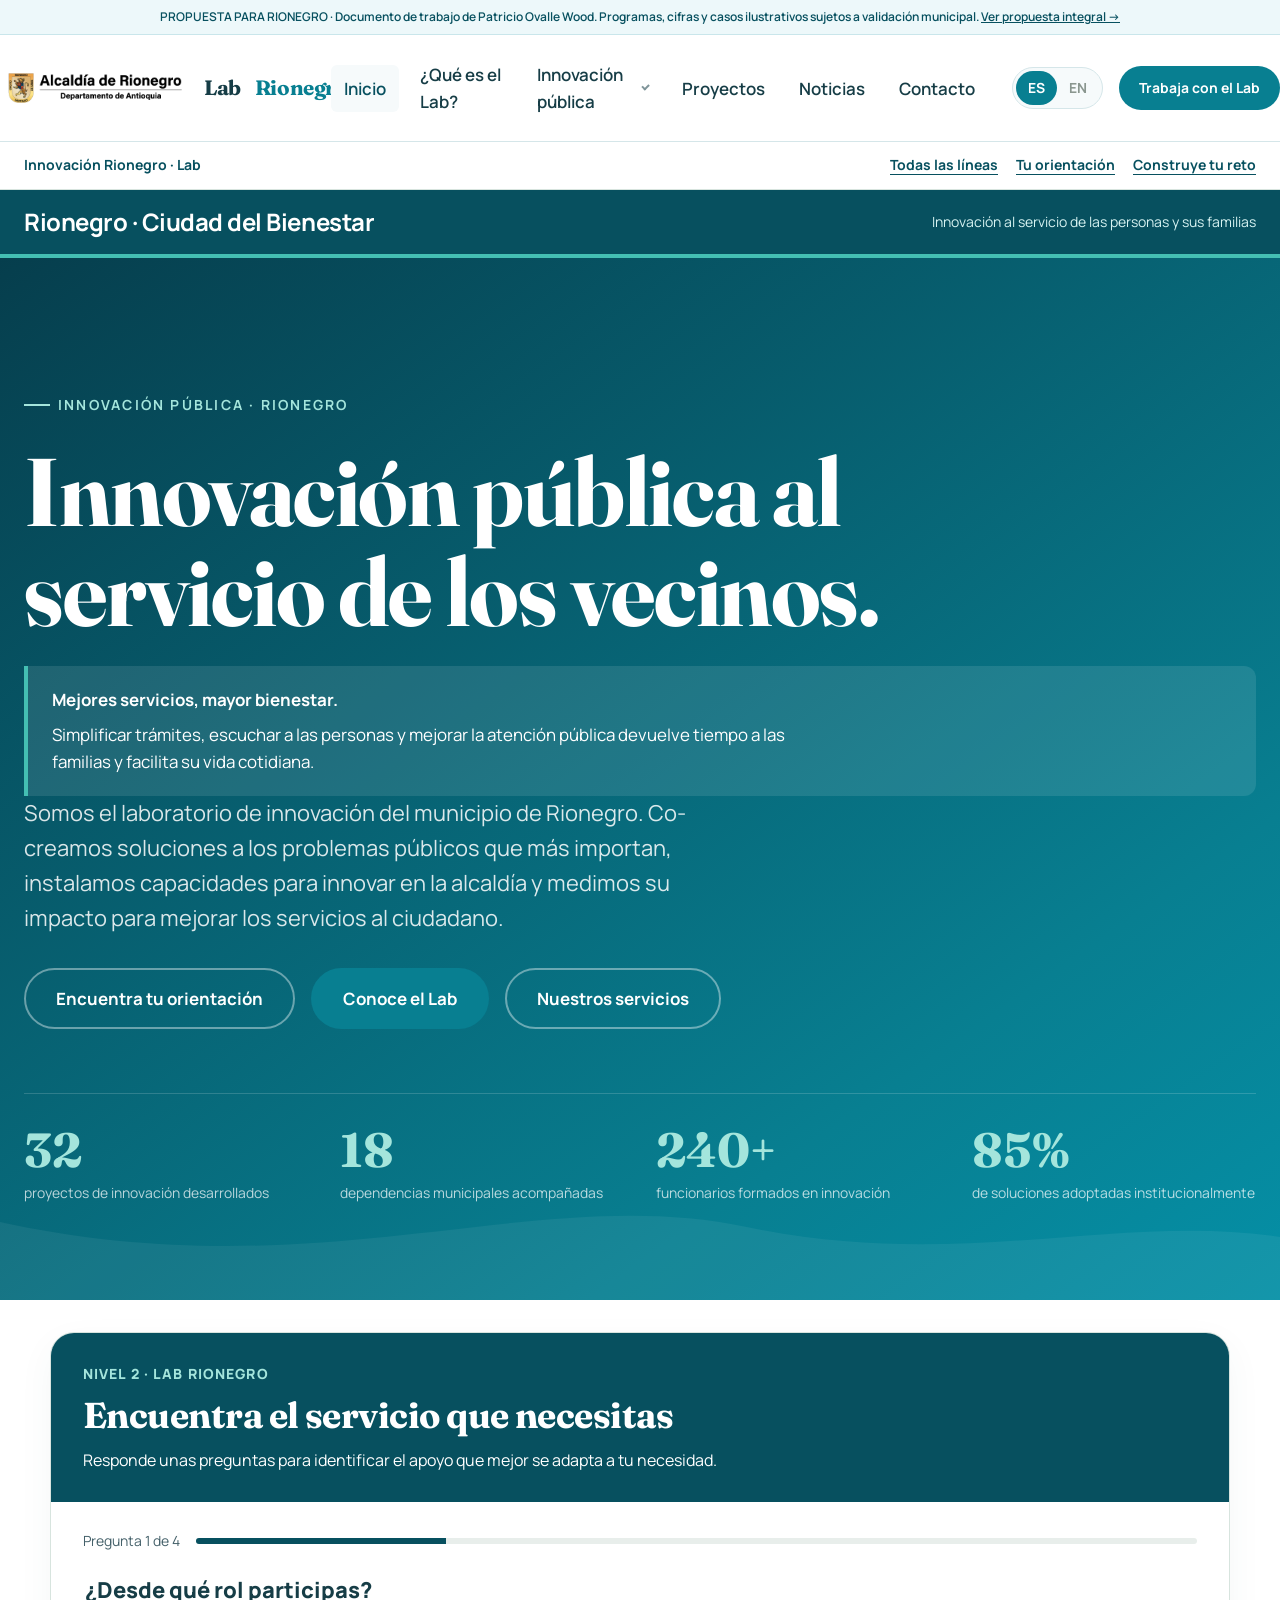
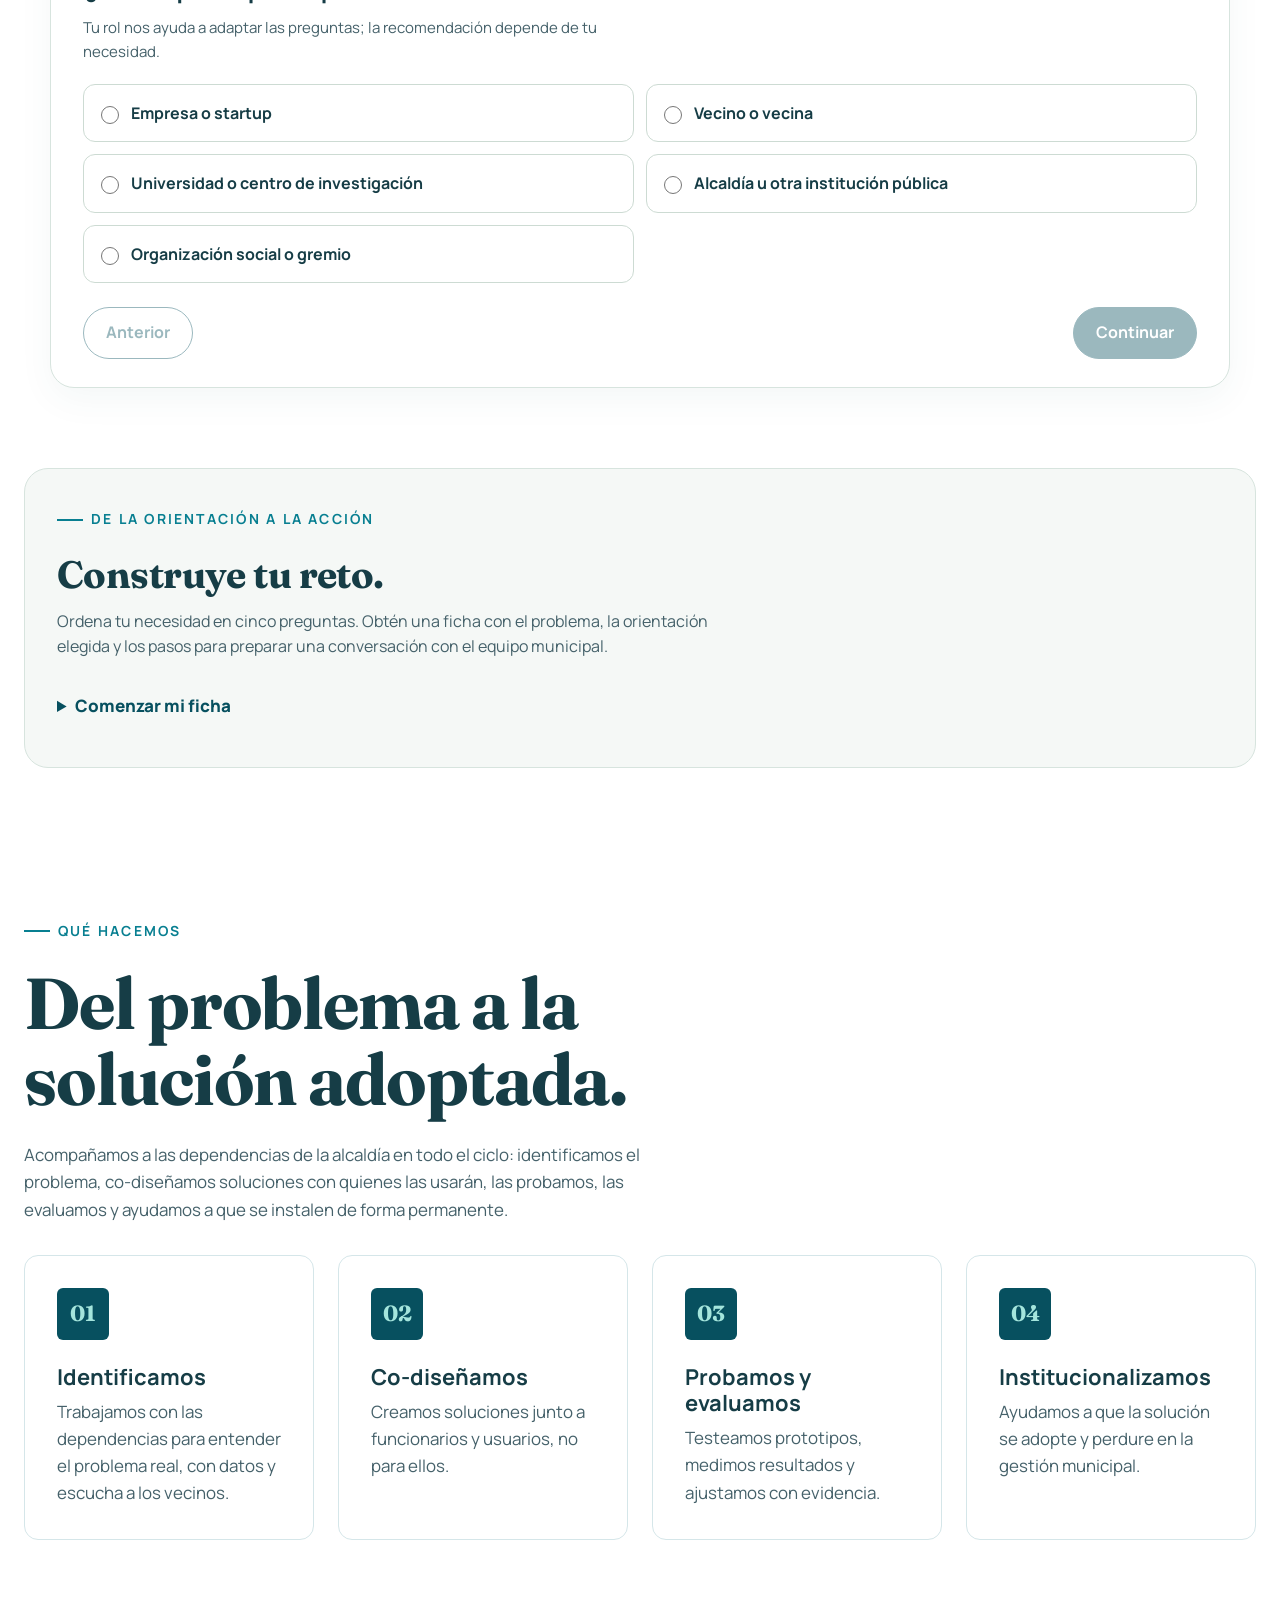
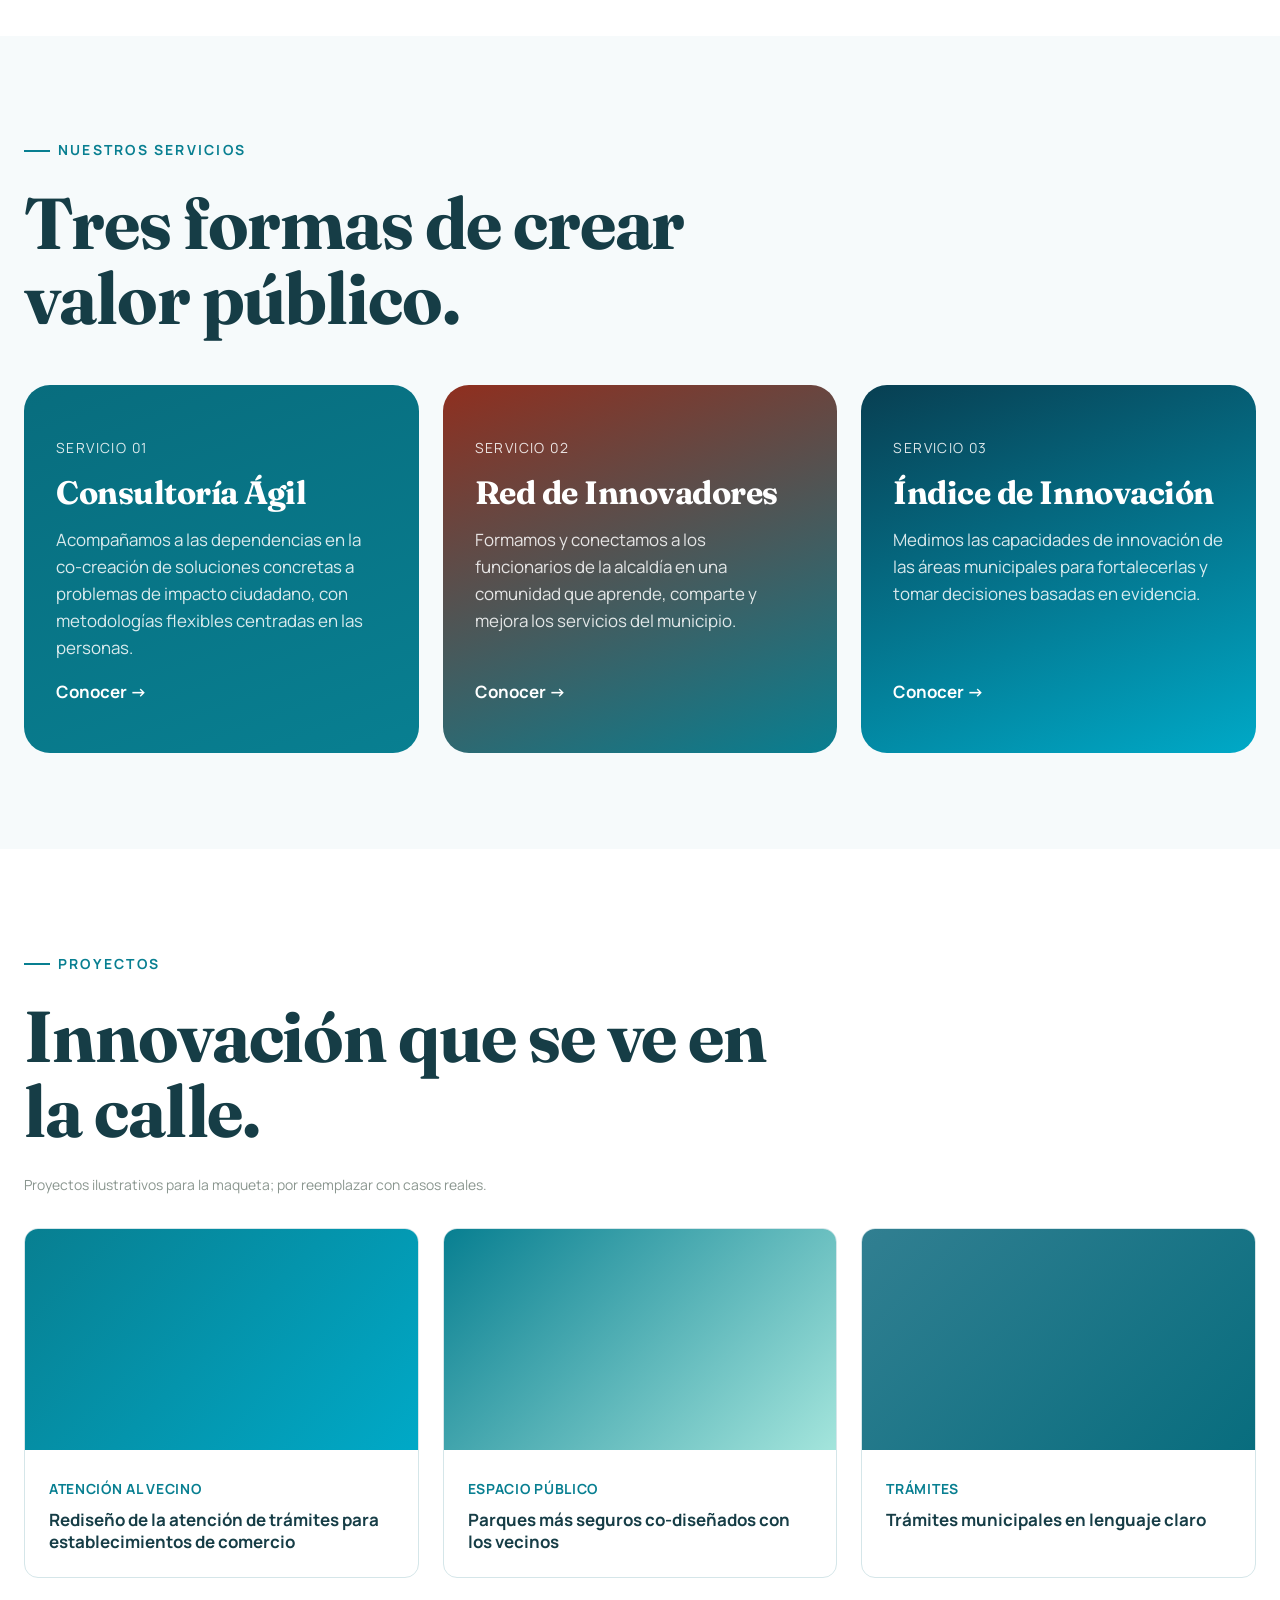
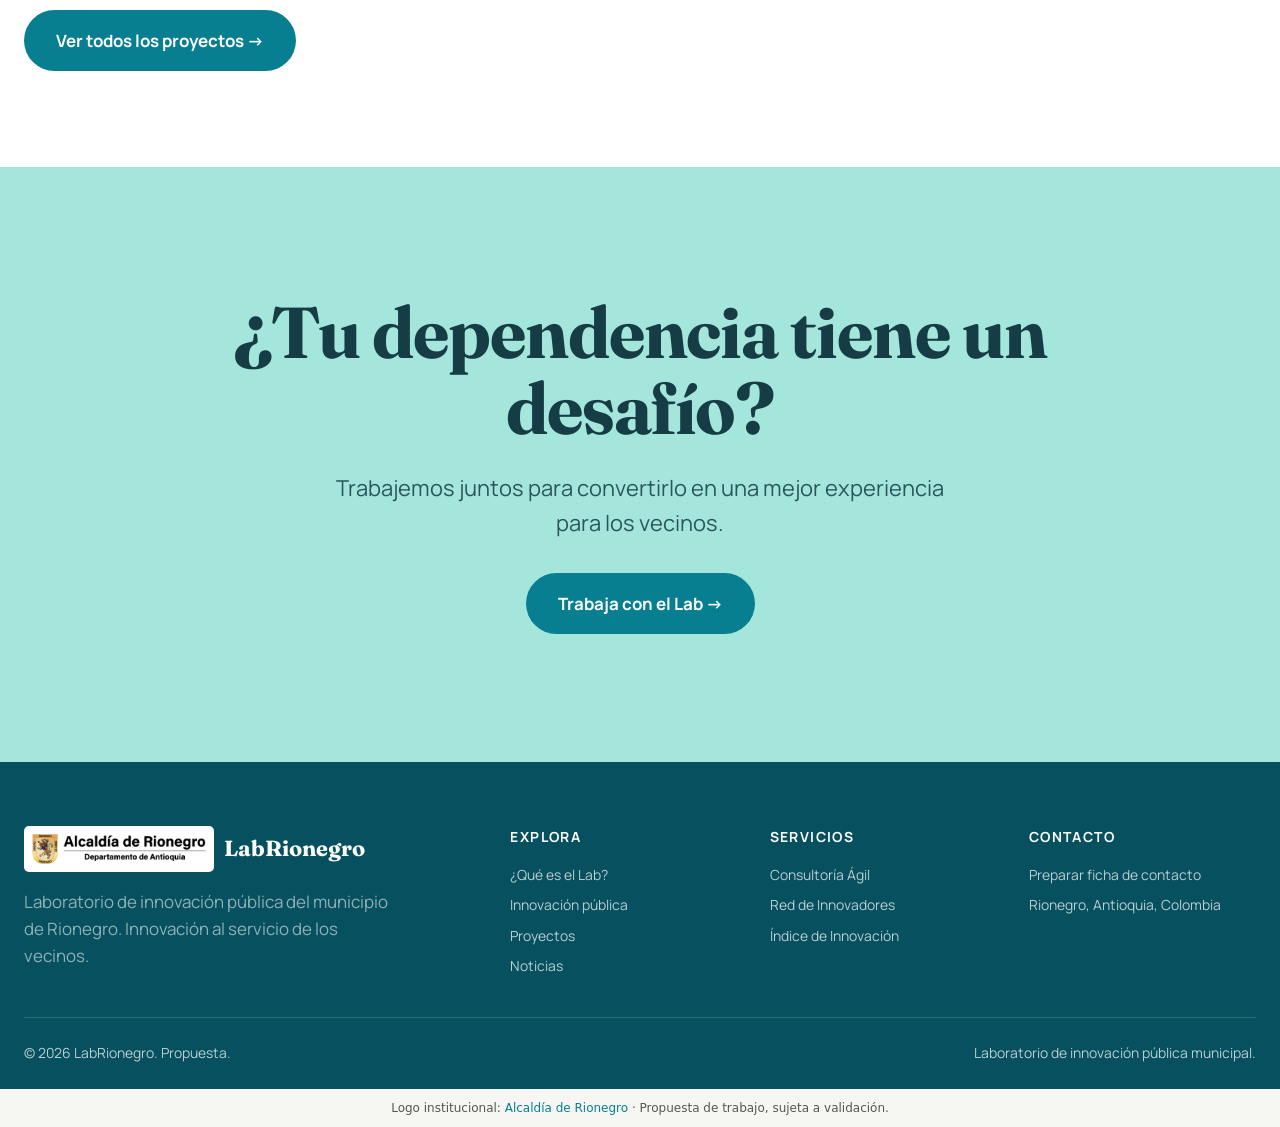
<file: lab.html>
<!DOCTYPE html>
<html lang="es" data-lang="es">
<head>
<meta charset="UTF-8" />
<meta name="viewport" content="width=device-width, initial-scale=1.0" />
<meta name="description" data-i18n="meta_desc" content="LabRionegro — Laboratorio de Innovación del municipio de Rionegro. Co-creamos soluciones a problemas públicos, instalamos capacidades y medimos la innovación para mejorar los servicios al ciudadano." />
<meta name="theme-color" content="#087F91" />
<meta property="og:type" content="website" />
<meta property="og:title" content="LabRionegro — Laboratorio de Innovación de Rionegro" />
<meta property="og:description" content="Innovación pública al servicio de los vecinos de Rionegro." />
<meta property="og:locale" content="es_CO" />
<meta property="og:locale:alternate" content="en_US" />
<meta name="twitter:card" content="summary_large_image" />
<title>LabRionegro — Laboratorio de Innovación de Rionegro</title>
<link rel="preconnect" href="https://fonts.googleapis.com" />
<link rel="preconnect" href="https://fonts.gstatic.com" crossorigin />
<link href="https://fonts.googleapis.com/css2?family=Manrope:wght@400;500;600;700;800&family=Fraunces:opsz,wght@9..144,600;9..144,700&display=swap" rel="stylesheet" />

<style>
:root{
  --verde-900:#07505F;--verde-700:#086D7E;--verde:#087F91;--verde-400:#44BFB3;
  --arena:#EDF6F7;--coral:#087F91;--dorado:#A4E5DC;--mar:#00A9C7;--morado:#317F91;
  --blanco:#FFFFFF;--tinta:#163D46;--tinta-2:#45616A;--gris:#8A968F;--crema:#F6FAFB;--linea:#D5E6E9;
  --font-display:'Fraunces',Georgia,serif;--font-body:'Manrope',system-ui,sans-serif;
  --fs-300:clamp(0.8125rem,0.79rem + 0.1vw,0.875rem);--fs-400:clamp(0.95rem,0.9rem + 0.2vw,1.0625rem);
  --fs-500:clamp(1.125rem,1.05rem + 0.4vw,1.375rem);--fs-600:clamp(1.5rem,1.3rem + 0.9vw,2.125rem);
  --fs-700:clamp(2rem,1.6rem + 1.8vw,3rem);--fs-800:clamp(2.75rem,2rem + 3.5vw,4.5rem);--fs-900:clamp(3.25rem,2.3rem + 5vw,6rem);
  --sp-1:0.5rem;--sp-2:1rem;--sp-3:1.5rem;--sp-4:2rem;--sp-5:3rem;--sp-6:4rem;--sp-7:6rem;--sp-8:8rem;
  --container:1300px;--radius-sm:6px;--radius-md:14px;--radius-lg:26px;
  --shadow-sm:0 2px 10px rgba(15,26,22,.06);--shadow-md:0 16px 40px rgba(15,26,22,.12);
  --ease:cubic-bezier(.22,.8,.28,1);--dur:280ms;
}
*,*::before,*::after{box-sizing:border-box;}
html{scroll-behavior:smooth;-webkit-text-size-adjust:100%;}
body{margin:0;font-family:var(--font-body);font-size:var(--fs-400);line-height:1.6;color:var(--tinta);background:var(--blanco);-webkit-font-smoothing:antialiased;text-rendering:optimizeLegibility;}
img,svg,video{max-width:100%;display:block;}
button{font:inherit;cursor:pointer;border:0;background:none;color:inherit;}
a{color:var(--verde);text-decoration:none;transition:color var(--dur) var(--ease);}
a:hover{color:var(--verde-900);}
:focus-visible{outline:3px solid var(--dorado);outline-offset:3px;border-radius:var(--radius-sm);}
.skip-link{position:absolute;top:-100px;left:var(--sp-2);background:var(--tinta);color:var(--blanco);padding:var(--sp-1) var(--sp-2);border-radius:var(--radius-sm);z-index:1000;transition:top var(--dur) var(--ease);}
.skip-link:focus{top:var(--sp-2);color:var(--blanco);}
.container{width:100%;max-width:var(--container);margin-inline:auto;padding-inline:var(--sp-3);}
h1,h2,h3{font-family:var(--font-display);font-weight:700;line-height:1.05;letter-spacing:-0.015em;color:var(--tinta);margin:0 0 var(--sp-3);}
h1{font-size:var(--fs-900);}h2{font-size:var(--fs-800);}h3{font-size:var(--fs-600);}
h4{font-family:var(--font-body);font-weight:700;font-size:var(--fs-500);margin:0 0 var(--sp-2);line-height:1.2;}
p{margin:0 0 var(--sp-2);color:var(--tinta-2);max-width:64ch;font-size:var(--fs-400);}
.eyebrow{display:inline-flex;align-items:center;gap:var(--sp-1);font-size:var(--fs-300);font-weight:700;letter-spacing:0.16em;text-transform:uppercase;color:var(--verde);margin-bottom:var(--sp-3);}
.eyebrow::before{content:'';width:26px;height:2px;background:var(--verde);}
.iso{width:38px;height:38px;flex-shrink:0;}

.site-header{position:sticky;top:0;z-index:100;background:rgba(255,255,255,.94);backdrop-filter:saturate(180%) blur(16px);-webkit-backdrop-filter:saturate(180%) blur(16px);border-bottom:1px solid var(--linea);}
.nav{display:flex;align-items:center;justify-content:space-between;gap:var(--sp-3);padding:var(--sp-2) 0;}
.brand{display:flex;align-items:center;gap:10px;font-family:var(--font-display);font-weight:700;color:var(--tinta);font-size:1.3rem;letter-spacing:-0.02em;cursor:pointer;}
.brand .mf{color:var(--verde);}
.nav-menu{display:flex;gap:var(--sp-1);list-style:none;margin:0;padding:0;align-items:center;}
.nav-item{position:relative;}
.nav-item>a{display:inline-flex;align-items:center;gap:6px;color:var(--tinta);font-weight:600;font-size:var(--fs-400);padding:10px 13px;border-radius:var(--radius-sm);transition:all var(--dur) var(--ease);}
.nav-item>a:hover,.nav-item.is-current>a{color:var(--verde-900);background:var(--crema);}
.nav-item.has-sub>a::after{content:'';width:7px;height:7px;border-right:2px solid currentColor;border-bottom:2px solid currentColor;transform:rotate(45deg);margin-top:-3px;opacity:.55;transition:transform var(--dur) var(--ease);}
.nav-item.has-sub:hover>a::after{transform:rotate(225deg);margin-top:2px;}
.submenu{position:absolute;top:100%;left:0;min-width:250px;background:var(--blanco);border:1px solid var(--linea);border-radius:var(--radius-md);box-shadow:var(--shadow-md);padding:var(--sp-1);list-style:none;margin:8px 0 0;opacity:0;visibility:hidden;transform:translateY(8px);transition:all var(--dur) var(--ease);z-index:50;}
.nav-item.has-sub:hover .submenu,.nav-item.has-sub:focus-within .submenu{opacity:1;visibility:visible;transform:translateY(0);}
.submenu a{display:block;padding:10px 13px;border-radius:var(--radius-sm);color:var(--tinta-2);font-size:var(--fs-400);font-weight:500;}
.submenu a:hover{background:var(--crema);color:var(--verde-900);}
.nav-actions{display:flex;align-items:center;gap:var(--sp-2);}
.lang-toggle{display:inline-flex;align-items:center;background:var(--crema);border:1px solid var(--linea);border-radius:999px;padding:3px;font-weight:700;font-size:var(--fs-300);}
.lang-toggle button{padding:6px 12px;border-radius:999px;color:var(--gris);transition:all var(--dur) var(--ease);}
.lang-toggle button.active{background:var(--verde);color:var(--blanco);}
.nav-cta{background:var(--coral);color:var(--blanco);padding:11px 20px;border-radius:999px;font-weight:700;font-size:var(--fs-300);white-space:nowrap;transition:all var(--dur) var(--ease);}
.nav-cta:hover{background:var(--tinta);color:var(--blanco);transform:translateY(-1px);}
.menu-toggle{display:none;width:44px;height:44px;border-radius:var(--radius-sm);align-items:center;justify-content:center;}
.menu-toggle span{width:22px;height:2px;background:var(--tinta);position:relative;}
.menu-toggle span::before,.menu-toggle span::after{content:'';position:absolute;left:0;width:22px;height:2px;background:var(--tinta);}
.menu-toggle span::before{top:-7px;}.menu-toggle span::after{top:7px;}
@media (max-width:1080px){.menu-toggle{display:inline-flex;}.nav-menu{display:none;}.nav-menu.is-open{display:flex;flex-direction:column;align-items:stretch;position:absolute;top:100%;left:0;right:0;background:var(--blanco);padding:var(--sp-2);border-bottom:1px solid var(--linea);box-shadow:var(--shadow-md);gap:2px;max-height:80vh;overflow-y:auto;}.nav-menu.is-open .submenu{position:static;opacity:1;visibility:visible;transform:none;box-shadow:none;border:0;padding:0 0 0 var(--sp-3);min-width:0;margin:0;}.nav-cta{display:none;}}

.page{display:none;}
.page.is-active{display:block;animation:fade .4s var(--ease);}
@keyframes fade{from{opacity:0;transform:translateY(8px);}to{opacity:1;transform:none;}}

.hero{position:relative;overflow:hidden;background:var(--verde-900);color:var(--blanco);padding:var(--sp-8) 0 var(--sp-7);isolation:isolate;}
.hero::before{content:'';position:absolute;inset:0;z-index:-2;background:linear-gradient(160deg,var(--verde-900) 0%,var(--verde-700) 60%,var(--mar) 130%);}
.hero::after{content:'';position:absolute;bottom:-2px;left:0;right:0;height:120px;z-index:-1;background-image:url("data:image/svg+xml;utf8,<svg xmlns='http://www.w3.org/2000/svg' viewBox='0 0 1200 120' preserveAspectRatio='none'><path d='M0,40 C300,110 500,0 700,45 C900,90 1050,30 1200,55 L1200,120 L0,120 Z' fill='%23ffffff' fill-opacity='0.06'/></svg>");background-size:cover;pointer-events:none;}
.hero h1{color:var(--blanco);max-width:17ch;margin-bottom:var(--sp-3);}
.hero .eyebrow{color:var(--dorado);}.hero .eyebrow::before{background:var(--dorado);}
.hero p.lead{color:rgba(255,255,255,.85);font-size:var(--fs-500);max-width:56ch;margin-bottom:var(--sp-4);}
.hero-actions{display:flex;gap:var(--sp-2);flex-wrap:wrap;margin-bottom:var(--sp-6);}
.hero-metrics{display:grid;grid-template-columns:repeat(auto-fit,minmax(150px,1fr));gap:var(--sp-4);border-top:1px solid rgba(255,255,255,.16);padding-top:var(--sp-4);}
.hero-metric .n{font-family:var(--font-display);font-weight:700;font-size:var(--fs-700);color:var(--dorado);line-height:1;display:block;}
.hero-metric p{color:rgba(255,255,255,.72);font-size:var(--fs-300);margin:var(--sp-1) 0 0;}

.page-hero{position:relative;overflow:hidden;background:var(--verde-900);color:var(--blanco);padding:var(--sp-7) 0 var(--sp-6);}
.page-hero::before{content:'';position:absolute;inset:0;z-index:0;background:linear-gradient(160deg,var(--verde-900),var(--verde-700));}
.page-hero.coral::before{background:linear-gradient(160deg,#8f2f1f,var(--coral));}
.page-hero.mar::before{background:linear-gradient(160deg,#083f52,var(--mar));}
.page-hero.morado::before{background:linear-gradient(160deg,#2f2247,var(--morado));}
.page-hero>.container{position:relative;z-index:1;}
.page-hero h1{color:var(--blanco);font-size:var(--fs-800);max-width:18ch;}
.page-hero .eyebrow{color:var(--dorado);}.page-hero .eyebrow::before{background:var(--dorado);}
.page-hero p{color:rgba(255,255,255,.85);max-width:60ch;font-size:var(--fs-500);}

.btn{display:inline-flex;align-items:center;gap:var(--sp-1);padding:15px 30px;border-radius:999px;font-weight:700;font-size:var(--fs-400);transition:all var(--dur) var(--ease);cursor:pointer;border:2px solid transparent;}
.btn-primary{background:var(--coral);color:var(--blanco);}
.btn-primary:hover{background:var(--blanco);color:var(--tinta);transform:translateY(-2px);box-shadow:var(--shadow-md);}
.btn-ghost{background:transparent;color:var(--blanco);border-color:rgba(255,255,255,.4);}
.btn-ghost:hover{background:rgba(255,255,255,.12);border-color:var(--blanco);color:var(--blanco);}
.btn-dark{background:var(--verde);color:var(--blanco);}
.btn-dark:hover{background:var(--verde-900);color:var(--blanco);transform:translateY(-2px);}

section{padding:var(--sp-7) 0;}
.section-head{max-width:760px;margin-bottom:var(--sp-4);}
.bg-crema{background:var(--crema);}
.bg-verde{background:var(--verde-900);color:var(--blanco);}
.bg-verde h2,.bg-verde h3{color:var(--blanco);}.bg-verde p{color:rgba(255,255,255,.78);}
.bg-verde .eyebrow{color:var(--dorado);}.bg-verde .eyebrow::before{background:var(--dorado);}

.grid-auto{display:grid;grid-template-columns:repeat(auto-fit,minmax(280px,1fr));gap:var(--sp-3);margin-top:var(--sp-4);}
.card{padding:var(--sp-4);border:1px solid var(--linea);border-radius:var(--radius-md);background:var(--blanco);transition:all var(--dur) var(--ease);position:relative;overflow:hidden;}
.card::before{content:'';position:absolute;top:0;left:0;width:100%;height:4px;background:var(--cc,var(--verde));transform:scaleX(0);transform-origin:left;transition:transform var(--dur) var(--ease);}
.card:hover{border-color:var(--cc,var(--verde));transform:translateY(-4px);box-shadow:var(--shadow-md);}
.card:hover::before{transform:scaleX(1);}
.card .ic{width:52px;height:52px;border-radius:var(--radius-sm);background:var(--verde-900);color:var(--dorado);display:flex;align-items:center;justify-content:center;font-family:var(--font-display);font-weight:700;font-size:var(--fs-500);margin-bottom:var(--sp-3);}
.card h4{margin-bottom:var(--sp-1);}.card p{margin:0;font-size:var(--fs-400);}
.card .more{display:inline-block;margin-top:var(--sp-2);font-weight:700;color:var(--verde);font-size:var(--fs-300);cursor:pointer;}
.card:nth-child(4n+1){--cc:var(--verde);}.card:nth-child(4n+2){--cc:var(--coral);}.card:nth-child(4n+3){--cc:var(--mar);}.card:nth-child(4n+4){--cc:var(--dorado);}

/* Servicios grandes (3 servicios del lab) */
.servicios{display:grid;grid-template-columns:repeat(auto-fit,minmax(280px,1fr));gap:var(--sp-3);margin-top:var(--sp-5);}
.servicio{padding:var(--sp-5) var(--sp-4);border-radius:var(--radius-lg);color:var(--blanco);position:relative;overflow:hidden;min-height:280px;display:flex;flex-direction:column;justify-content:space-between;transition:transform var(--dur) var(--ease);}
.servicio:hover{transform:translateY(-6px);}
.servicio .tag{font-size:var(--fs-300);text-transform:uppercase;letter-spacing:.1em;opacity:.85;}
.servicio h3{color:var(--blanco);font-size:var(--fs-600);margin:var(--sp-2) 0;}
.servicio p{color:rgba(255,255,255,.85);font-size:var(--fs-400);}
.servicio.s1{background:linear-gradient(160deg,var(--verde-700),var(--verde));}
.servicio.s2{background:linear-gradient(160deg,#8f2f1f,var(--coral));}
.servicio.s3{background:linear-gradient(160deg,#083f52,var(--mar));}

/* Fases metodología (5 fases) */
.fases{display:grid;grid-template-columns:repeat(auto-fit,minmax(180px,1fr));gap:var(--sp-2);margin-top:var(--sp-4);counter-reset:f;}
.fase{padding:var(--sp-4) var(--sp-3);border-radius:var(--radius-md);background:var(--blanco);border:1px solid var(--linea);counter-increment:f;transition:all var(--dur) var(--ease);}
.fase:hover{border-color:var(--verde);transform:translateY(-4px);box-shadow:var(--shadow-md);}
.fase::before{content:counter(f,decimal-leading-zero);font-family:var(--font-display);font-size:var(--fs-700);color:var(--verde);display:block;line-height:1;margin-bottom:var(--sp-2);}
.fase h4{font-size:var(--fs-400);}.fase p{font-size:var(--fs-300);margin:0;}

/* Ámbitos */
.ambitos{display:grid;grid-template-columns:repeat(auto-fit,minmax(240px,1fr));gap:var(--sp-2);margin-top:var(--sp-4);}
.ambito{padding:var(--sp-4);border-radius:var(--radius-md);background:var(--blanco);border:1px solid var(--linea);border-left:5px solid var(--verde);}
.ambito:nth-child(2){border-left-color:var(--coral);}
.ambito:nth-child(3){border-left-color:var(--mar);}
.ambito:nth-child(4){border-left-color:var(--dorado);}
.ambito h4{color:var(--verde-900);}.ambito p{font-size:var(--fs-300);margin:0;}

/* Proyectos */
.stories{display:grid;grid-template-columns:repeat(auto-fit,minmax(280px,1fr));gap:var(--sp-3);margin-top:var(--sp-4);}
.story{background:var(--blanco);border:1px solid var(--linea);border-radius:var(--radius-md);overflow:hidden;display:flex;flex-direction:column;transition:all var(--dur) var(--ease);}
.story:hover{transform:translateY(-4px);box-shadow:var(--shadow-md);}
.story-img{aspect-ratio:16/9;background:linear-gradient(135deg,var(--verde),var(--mar));}
.story:nth-child(3n+2) .story-img{background:linear-gradient(135deg,var(--coral),var(--dorado));}
.story:nth-child(3n+3) .story-img{background:linear-gradient(135deg,var(--morado),var(--verde-700));}
.story-body{padding:var(--sp-3);flex:1;}
.story-body .tag{font-weight:700;font-size:var(--fs-300);color:var(--coral);text-transform:uppercase;letter-spacing:.05em;}
.story-body h4{font-size:var(--fs-400);margin:var(--sp-1) 0 0;line-height:1.3;}

.prop-grid{display:grid;grid-template-columns:1fr 1fr;gap:var(--sp-5);margin-top:var(--sp-4);}
.prop-list{list-style:none;padding:0;margin:0;}
.prop-list li{padding:var(--sp-2) 0;border-bottom:1px solid var(--linea);display:flex;gap:var(--sp-2);align-items:flex-start;font-size:var(--fs-400);color:var(--tinta);}
.prop-list li::before{content:'→';color:var(--verde);font-weight:700;flex-shrink:0;}
@media (max-width:760px){.prop-grid{grid-template-columns:1fr;gap:var(--sp-3);}}

.cta{padding:var(--sp-8) 0;background:var(--dorado);color:var(--tinta);text-align:center;}
.cta h2{color:var(--tinta);max-width:20ch;margin-inline:auto;}
.cta p{color:var(--tinta);opacity:.85;font-size:var(--fs-500);margin:0 auto var(--sp-4);max-width:50ch;}

.form{max-width:640px;margin-top:var(--sp-4);display:grid;gap:var(--sp-2);}
.form label{font-weight:600;font-size:var(--fs-300);text-transform:uppercase;letter-spacing:.05em;color:var(--tinta-2);}
.form input,.form textarea,.form select{width:100%;padding:12px 14px;border:1px solid var(--linea);border-radius:var(--radius-sm);font:inherit;color:var(--tinta);background:var(--blanco);}
.form input:focus,.form textarea:focus,.form select:focus{border-color:var(--verde);outline:none;}
.form .field{display:grid;gap:6px;}
.form-row{display:grid;grid-template-columns:1fr 1fr;gap:var(--sp-2);}
@media (max-width:600px){.form-row{grid-template-columns:1fr;}}

.site-footer{background:var(--verde-900);color:rgba(255,255,255,.72);padding:var(--sp-6) 0 var(--sp-3);font-size:var(--fs-300);}
.footer-grid{display:grid;grid-template-columns:2fr 1fr 1fr 1fr;gap:var(--sp-4);margin-bottom:var(--sp-4);}
.site-footer h5{color:var(--blanco);text-transform:uppercase;letter-spacing:.1em;font-size:var(--fs-300);margin:0 0 var(--sp-2);font-weight:700;}
.site-footer ul{list-style:none;padding:0;margin:0;}.site-footer li{margin-bottom:var(--sp-1);}
.site-footer a{color:rgba(255,255,255,.72);cursor:pointer;}.site-footer a:hover{color:var(--dorado);}
.footer-brand{display:flex;align-items:center;gap:10px;font-family:var(--font-display);font-weight:700;font-size:var(--fs-500);color:var(--blanco);margin-bottom:var(--sp-2);}
.footer-bottom{padding-top:var(--sp-3);border-top:1px solid rgba(255,255,255,.15);display:flex;justify-content:space-between;flex-wrap:wrap;gap:var(--sp-2);}
@media (max-width:860px){.footer-grid{grid-template-columns:1fr 1fr;}}
@media (max-width:540px){.footer-grid{grid-template-columns:1fr;}}

.reveal{opacity:0;transform:translateY(20px);transition:opacity 600ms var(--ease),transform 600ms var(--ease);}
.reveal.is-visible{opacity:1;transform:none;}
@media (prefers-reduced-motion:reduce){.reveal{opacity:1;transform:none;transition:none;}html{scroll-behavior:auto;}}
.lead-narrow{max-width:680px;}
</style>
<style>
/* Orientador de innovación */
.mf-guide{--guide-color:#07505F;scroll-margin-top:150px;margin:32px auto;padding:0;max-width:1180px;font-family:Manrope,system-ui,sans-serif;color:#163D46;font-size:16px;line-height:1.6}
.mf-guide *{box-sizing:border-box}.mf-guide-shell{border:1px solid #d7e4de;border-radius:24px;overflow:hidden;background:#fff;box-shadow:0 12px 36px #07505f0c}.mf-guide-head{padding:28px 32px;background:var(--guide-color);color:#fff}.mf-guide-head h2{font-size:clamp(25px,3vw,36px);color:#fff;margin:8px 0 12px;line-height:1.15}.mf-guide-head p{color:#fff;margin:0;font-size:16px;max-width:65ch}.mf-guide-tag{color:#ffe1a4;font-size:14px;font-weight:800;letter-spacing:.08em;text-transform:uppercase}.mf-guide-body{padding:28px 32px}.mf-guide .mf-guide-context{background:#f1f6f3;border-radius:12px;padding:12px 16px;display:flex;gap:12px;align-items:center;justify-content:space-between;flex-wrap:wrap;margin-bottom:22px;color:#29483a;font-size:14px}.mf-guide button,.mf-guide a{font:inherit}.mf-guide button:focus-visible,.mf-guide a:focus-visible{outline:3px solid #b97910;outline-offset:4px}.mf-guide-progress{display:flex;align-items:center;gap:16px;margin-bottom:24px;font-size:14px;color:#45616A}.mf-guide-track{flex:1;height:6px;background:#e8eeeb;border-radius:99px;overflow:hidden}.mf-guide-fill{height:100%;background:var(--guide-color)}.mf-guide fieldset{border:0;margin:0;padding:0;min-width:0}.mf-guide legend{font-weight:800;font-size:22px;line-height:1.35;margin-bottom:10px;width:100%}.mf-guide-help{font-size:15px;color:#45616A;margin:0 0 20px}.mf-guide-options{display:grid;grid-template-columns:1fr 1fr;gap:12px}.mf-guide-option{display:flex;align-items:flex-start;gap:12px;padding:17px;border:1px solid #cddbd3;border-radius:12px;cursor:pointer;background:#fff;line-height:1.4}.mf-guide-option:has(input:checked){border-color:var(--guide-color);background:#eef7f2;box-shadow:inset 0 0 0 1px var(--guide-color)}.mf-guide-option:hover{border-color:var(--guide-color)}.mf-guide-option input{flex-shrink:0;margin:4px 0 0;width:18px;height:18px;accent-color:var(--guide-color)}.mf-guide-option strong{font-size:16px;font-weight:700;display:block}.mf-guide-option small{display:block;color:#45616A;font-size:14px;margin-top:6px}.mf-guide-actions{display:flex;justify-content:space-between;gap:12px;flex-wrap:wrap;margin-top:24px}.mf-guide .mf-guide-button{display:inline-flex;align-items:center;justify-content:center;min-height:48px;padding:12px 22px;border:1px solid var(--guide-color);border-radius:99px;text-decoration:none;background:var(--guide-color);color:#fff;font-weight:700;cursor:pointer}.mf-guide .mf-guide-button.secondary{background:#fff;color:var(--guide-color)}.mf-guide .mf-guide-button:disabled{opacity:.4;cursor:not-allowed}.mf-guide .mf-guide-link{color:var(--guide-color);text-decoration:underline;background:none;border:0;padding:4px;cursor:pointer;font-size:14px}.mf-guide-result h3{color:var(--guide-color);font-size:30px;margin:8px 0 16px;line-height:1.2}.mf-guide-result p{font-size:16px;color:#45616A}.mf-guide-label{font-size:14px;font-weight:800;text-transform:uppercase;letter-spacing:.06em;color:var(--guide-color)}.mf-guide-summary{padding:16px;background:#f1f6f3;border-radius:12px;margin:20px 0}.mf-guide-summary ul{margin:8px 0;padding-left:20px}.mf-guide-alt{border-top:1px solid #d7e4de;padding-top:18px;margin-top:22px}.mf-guide-note{font-size:14px!important;color:#52675c!important;margin:20px 0 0!important}.mf-guide-highlight{outline:3px solid #b97910;outline-offset:6px;scroll-margin-top:120px}.mf-guide-noscript{padding:20px}
@media(max-width:640px){.mf-guide-head,.mf-guide-body{padding:22px 18px}.mf-guide-options{grid-template-columns:1fr}.mf-guide{margin:22px auto}.mf-guide-actions .mf-guide-button{flex:1}.mf-guide legend{font-size:20px}}
</style>
<style>
/* Portal, fichas y constructor de retos */
:root{--mf-accent:#07505F}
:root{--mf-accent:#07505F}.mf-portal{padding:40px 0 48px;background:#F0F8F9}.mf-portal-grid{display:grid;grid-template-columns:minmax(250px,.75fr) minmax(0,1.4fr);gap:42px;align-items:start}.mf-portal-intro{padding-top:30px}.mf-portal h1{font-size:clamp(36px,4vw,56px);max-width:12ch;line-height:1.06}.mf-portal-intro>p{font-size:18px;color:#45616A;margin-bottom:28px}.mf-portal .mf-guide{margin:0;max-width:100%}.mf-portal .mf-guide-head{padding:22px 26px}.mf-portal .mf-guide-head h2{font-size:28px}.mf-portal .mf-guide-body{padding:24px 26px}.mf-portal .mf-guide legend{font-size:20px}.mf-portal-links{display:flex;gap:12px;flex-wrap:wrap}.mf-portal-links a{font-weight:700;color:#07505F;border-bottom:1px solid #abc4b7;padding-bottom:5px}.mf-portal-path{margin-top:36px;border-top:1px solid #ccddd3;padding-top:24px}.mf-portal-path span{display:block;font-size:14px;font-weight:800;color:#52675c;margin:0 0 12px}.mf-portal-path p{font-size:16px;margin:0}.mf-crossnav{background:#fff;border-bottom:1px solid #d7e4de}.mf-crossnav>div{display:flex;align-items:center;justify-content:space-between;gap:16px;flex-wrap:wrap;padding-top:12px;padding-bottom:12px}.mf-crossnav strong{font-size:14px;color:var(--mf-accent)}.mf-crossnav nav{display:flex;flex-wrap:wrap;gap:18px}.mf-crossnav a{font-size:14px;font-weight:700;color:var(--mf-accent);text-decoration:underline;text-underline-offset:4px}.mf-details{font-size:15px;line-height:1.5;margin:20px 0 0;padding:0;border-top:1px solid currentColor}.mf-details div{padding-top:12px}.mf-details dt{font-size:13px;font-weight:800;letter-spacing:.06em;text-transform:uppercase;opacity:.85}.mf-details dd{margin:4px 0 0;max-width:60ch}.mf-details dd a{color:inherit;text-decoration:underline;font-weight:700}.mf-details-light{color:#fff}.mf-details-dark{color:#163D46}.mf-program-cta{display:inline-block;font-weight:700;margin-top:18px;color:inherit;text-decoration:underline;text-underline-offset:4px}.servicio:has(.mf-details),.prog:has(.mf-details){justify-content:flex-start}.mf-builder{scroll-margin-top:160px;padding:48px 0}.mf-builder-shell{background:#f5f8f6;border:1px solid #d7e4de;border-radius:24px;padding:32px;color:#163D46}.mf-builder h2{font-size:clamp(28px,3vw,38px);color:#163D46;margin-bottom:14px}.mf-builder p{font-size:16px;color:#45616A}.mf-builder-intro{max-width:68ch}.mf-builder summary{cursor:pointer;font-size:17px;font-weight:800;color:var(--mf-accent);padding:16px 0}.mf-builder-grid{display:grid;grid-template-columns:1.15fr 1fr;gap:32px;margin-top:20px;align-items:start}.mf-builder-field{margin-bottom:22px}.mf-builder label{display:block;font-size:16px;font-weight:700;color:#163D46;margin-bottom:8px}.mf-builder input,.mf-builder textarea,.mf-builder select{display:block;width:100%;max-width:100%;font:inherit;font-size:16px;line-height:1.5;border:1px solid #b3cabc;border-radius:10px;background:#fff;padding:12px;color:#163D46}.mf-builder textarea{min-height:108px;resize:vertical}.mf-builder input:focus,.mf-builder textarea:focus,.mf-builder select:focus{outline:3px solid #A4E5DC;outline-offset:2px}.mf-builder-hint{font-size:14px!important;line-height:1.5;margin:6px 0 0!important;color:#52675c!important}.mf-builder-preview{background:#fff;border:1px solid #d7e4de;border-top:4px solid var(--mf-accent);padding:24px;border-radius:14px;overflow-wrap:anywhere}.mf-builder-preview h3{font-size:24px;line-height:1.2;color:#163D46}.mf-builder-preview h4{font:700 15px Manrope,system-ui,sans-serif;margin:22px 0 6px}.mf-builder-preview p{white-space:pre-wrap;font-size:15px;line-height:1.6}.mf-builder-preview .empty{color:#73857a;font-style:italic}.mf-builder-actions{display:flex;flex-wrap:wrap;gap:10px;margin-top:24px}.mf-builder button,.mf-builder .mf-action{font:700 15px Manrope,system-ui,sans-serif;cursor:pointer;min-height:46px;border-radius:99px;padding:10px 18px;border:1px solid var(--mf-accent);background:var(--mf-accent);color:#fff;text-decoration:none;display:inline-flex;align-items:center;justify-content:center}.mf-builder button.secondary{background:#fff;color:var(--mf-accent)}.mf-builder button:disabled{opacity:.4;cursor:not-allowed}.mf-builder button:focus-visible,.mf-crossnav a:focus-visible{outline:3px solid #b97910;outline-offset:4px}.mf-builder-status{font-size:14px!important;min-height:22px;margin-top:12px}.mf-builder-meta{font-size:14px!important;margin-top:22px}.mf-builder .mf-draft-choice{margin:0 0 20px}.mf-institutional h1{font-size:clamp(30px,3vw,44px)}
@media(max-width:900px){.mf-portal-grid{grid-template-columns:1fr;gap:22px}.mf-portal-intro{padding-top:0}.mf-portal h1{max-width:19ch}.mf-portal-intro>p{margin-bottom:18px}.mf-portal-path{display:none}.mf-builder-grid{grid-template-columns:1fr}}
@media(max-width:600px){.mf-portal{padding:28px 0}.mf-portal .container{padding-inline:16px}.mf-builder-shell{padding:22px 16px}.mf-builder{padding:32px 0}.mf-crossnav nav{gap:14px}.mf-crossnav strong{width:100%}.mf-builder-preview{padding:18px}.mf-builder-actions button{flex:1}.mf-details{font-size:15px}.mf-portal .mf-guide-head,.mf-portal .mf-guide-body{padding:20px 18px}}
</style>
<style>
.mf-guide,.mf-builder{scroll-margin-top:var(--mf-anchor-offset,150px)}.registro-bar{top:var(--mf-header-height,60px)}
@media(max-width:600px){.mf-portal{padding-top:20px}.mf-portal h1{font-size:32px;margin-bottom:12px}.mf-portal-intro>.eyebrow{margin-bottom:12px}.mf-portal-intro>p{font-size:16px;line-height:1.5}.mf-portal-links{display:grid;grid-template-columns:1fr 1fr;gap:12px}.mf-portal-links a{font-size:14px}.mf-portal .mf-guide.container{padding-inline:0}.mf-portal .mf-guide-head p{display:none}.mf-portal .mf-guide-head h2{font-size:24px;margin-bottom:0}}
</style>
<style>.rn-official-logo{display:block;width:170px;height:auto;max-height:52px;object-fit:contain;background:#fff;border-radius:5px;padding:5px;flex-shrink:0}.brand{gap:14px}.brand b{font-size:1rem}.rn-proposal{background:#EDF8FA;color:#07505F;border-bottom:1px solid #C9E6EB;padding:8px 20px;text-align:center;font:600 12px/1.5 Manrope,system-ui,sans-serif}.rn-proposal a{color:inherit;text-decoration:underline}.rn-home{display:inline-block;margin:10px 0;color:inherit;text-decoration:underline}.footer-brand{flex-wrap:wrap}.reveal{opacity:1;transform:none}@media(max-width:650px){.rn-official-logo{width:118px;max-height:43px}.brand b{font-size:.85rem}.brand small{font-size:.63rem}.nav{gap:10px}.rn-proposal{font-size:11px;padding:7px 12px}}@media print{.rn-proposal{display:block}.rn-official-logo{width:150px}}</style><link rel="stylesheet" href="./rionegro-institucional.css">
</head>
<body><div class="rn-proposal">PROPUESTA PARA RIONEGRO · Documento de trabajo de Patricio Ovalle Wood. Programas, cifras y casos ilustrativos sujetos a validación municipal. <a href="./index.html#top">Ver propuesta integral →</a></div>
<a class="skip-link" href="#main" data-i18n="skip">Saltar al contenido</a>

<svg width="0" height="0" style="position:absolute" aria-hidden="true"><symbol id="iso-mf" viewBox="0 0 100 100"><circle cx="50" cy="34" r="16" fill="var(--dorado)"/><path d="M6,64 Q28,48 50,64 T94,64" fill="none" stroke="var(--verde)" stroke-width="7" stroke-linecap="round"/><path d="M6,80 Q28,64 50,80 T94,80" fill="none" stroke="var(--mar)" stroke-width="7" stroke-linecap="round"/></symbol></svg>

<header class="site-header">
  <div class="container nav">
    <a class="brand" data-go="inicio" aria-label="LabRionegro">
      <img class="rn-official-logo" src="./logo-rionegro.png" alt="Logo oficial de la Alcaldía de Rionegro">
      Lab<span class="mf">Rionegro</span>
    </a>
    <nav aria-label="Navegación principal">
      <ul class="nav-menu" id="nav-menu">
        <li class="nav-item"><a data-go="inicio" data-i18n="nav_home">Inicio</a></li>
        <li class="nav-item"><a data-go="lab" data-i18n="nav_lab">¿Qué es el Lab?</a></li>
        <li class="nav-item has-sub"><a data-go="innovacion" data-i18n="nav_innov">Innovación pública</a>
          <ul class="submenu">
            <li><a data-go="innovacion" data-anchor="servicios" data-i18n="nav_serv">Nuestros servicios</a></li>
            <li><a data-go="innovacion" data-anchor="metodologia" data-i18n="nav_met">Metodología</a></li>
            <li><a data-go="innovacion" data-anchor="ambitos" data-i18n="nav_amb">Ámbitos de innovación</a></li>
          </ul></li>
        <li class="nav-item"><a data-go="proyectos" data-i18n="nav_proj">Proyectos</a></li>
        <li class="nav-item"><a data-go="noticias" data-i18n="nav_news">Noticias</a></li>
        <li class="nav-item"><a data-go="contacto" data-i18n="nav_contact">Contacto</a></li>
      </ul>
    </nav>
    <div class="nav-actions">
      <div class="lang-toggle" role="group" aria-label="Idioma"><button data-lang-btn="es" class="active" aria-pressed="true">ES</button><button data-lang-btn="en" aria-pressed="false">EN</button></div>
      <a class="nav-cta" data-go="contacto" data-i18n="nav_cta">Trabaja con el Lab</a>
      <button class="menu-toggle" aria-label="Abrir menú" aria-expanded="false" aria-controls="nav-menu"><span></span></button>
    </div>
  </div>
</header><div class="mf-crossnav"><div class="container"><strong>Innovación Rionegro · Lab</strong><nav aria-label="Recorrido de innovación"><a href="./index.html#lineas">Todas las líneas</a><a href="#inicio/mf-orientador">Tu orientación</a><a href="#inicio/mf-reto" data-build-reto>Construye tu reto</a></nav></div></div>

<aside class="rn-wellbeing" aria-label="Visión de ciudad"><div class="container"><strong>Rionegro · <span class="rn-es">Ciudad del Bienestar</span><span class="rn-en">City of Wellbeing</span></strong><span class="rn-es">Innovación al servicio de las personas y sus familias</span><span class="rn-en">Innovation serving people and their families</span></div></aside>
<main id="main">

<!-- ============ INICIO ============ -->
<div class="page is-active" id="page-inicio">
  <section class="hero">
    <div class="container">
      <span class="eyebrow" data-i18n="h_eyebrow">Innovación pública · Rionegro</span>
      <h1 data-i18n="h_title">Innovación pública al servicio de los vecinos.</h1><div class="rn-impact"><strong class="rn-es">Mejores servicios, mayor bienestar.</strong><strong class="rn-en">Better services, greater wellbeing.</strong><p class="rn-es">Simplificar trámites, escuchar a las personas y mejorar la atención pública devuelve tiempo a las familias y facilita su vida cotidiana.</p><p class="rn-en">Simpler procedures, listening to people and improving public services give families time back and make everyday life easier.</p></div>
      <p class="lead" data-i18n="h_lead">Somos el laboratorio de innovación del municipio de Rionegro. Co-creamos soluciones a los problemas públicos que más importan, instalamos capacidades para innovar en la alcaldía y medimos su impacto para mejorar los servicios al ciudadano.</p>
      <div class="hero-actions"><a class="btn btn-ghost" href="#inicio/mf-orientador">Encuentra tu orientación</a>
        <a class="btn btn-primary" data-go="lab" data-i18n="h_cta1">Conoce el Lab</a>
        <a class="btn btn-ghost" data-go="innovacion" data-i18n="h_cta2">Nuestros servicios</a>
      </div>
      <div class="hero-metrics">
        <div class="hero-metric"><span class="n">32</span><p data-i18n="h_m1">proyectos de innovación desarrollados</p></div>
        <div class="hero-metric"><span class="n">18</span><p data-i18n="h_m2">dependencias municipales acompañadas</p></div>
        <div class="hero-metric"><span class="n">240+</span><p data-i18n="h_m3">funcionarios formados en innovación</p></div>
        <div class="hero-metric"><span class="n">85%</span><p data-i18n="h_m4">de soluciones adoptadas institucionalmente</p></div>
      </div>
    </div>
  </section>
<section class="container mf-guide" id="mf-orientador" data-line="lab" aria-label="Orientador de innovación"><noscript><p class="mf-guide-noscript">Activa JavaScript para utilizar el orientador. También puedes explorar las opciones descritas en esta página.</p></noscript></section><section class="mf-builder" id="mf-reto" aria-labelledby="mf-reto-title"><div class="container"><div class="mf-builder-shell"><span class="eyebrow">De la orientación a la acción</span><h2 id="mf-reto-title">Construye tu reto.</h2><p class="mf-builder-intro">Ordena tu necesidad en cinco preguntas. Obtén una ficha con el problema, la orientación elegida y los pasos para preparar una conversación con el equipo municipal.</p><details id="mf-builder-open"><summary>Comenzar mi ficha</summary><div class="mf-builder-grid"><form id="mf-builder-form"><div class="mf-builder-field"><label for="mf-title">Título de tu reto</label><input id="mf-title" name="title" maxlength="150" placeholder="Un nombre breve para tu reto"><p class="mf-builder-hint">Opcional. Puedes completarlo al terminar.</p></div><div class="mf-builder-field"><label for="mf-problem">1. ¿Qué problema quieres resolver?</label><textarea id="mf-problem" name="problem" maxlength="3000" placeholder="Ej.: Los vecinos deben consultar varias veces el estado de un trámite." aria-describedby="mf-hint-problem"></textarea><p id="mf-hint-problem" class="mf-builder-hint">Describe lo que ocurre hoy. Evita empezar por una solución.</p></div><div class="mf-builder-field"><label for="mf-people">2. ¿A quién afecta y cómo?</label><textarea id="mf-people" name="people" maxlength="3000" placeholder="Ej.: Vecinos y comercios que pierden tiempo en visitas y consultas." aria-describedby="mf-hint-people"></textarea><p id="mf-hint-people" class="mf-builder-hint">Identifica a las personas, el lugar y la dificultad que enfrentan.</p></div><div class="mf-builder-field"><label for="mf-attempts">3. ¿Qué has intentado hasta ahora?</label><textarea id="mf-attempts" name="attempts" maxlength="3000" placeholder="Ej.: Revisamos consultas frecuentes y conversamos con usuarios." aria-describedby="mf-hint-attempts"></textarea><p id="mf-hint-attempts" class="mf-builder-hint">Resume acciones, aprendizajes o evidencia. Si aún no has actuado, indícalo.</p></div><div class="mf-builder-field"><label for="mf-change">4. ¿Qué cambio concreto esperas lograr?</label><textarea id="mf-change" name="change" maxlength="3000" placeholder="Ej.: Reducir consultas repetidas y mejorar la claridad de la información." aria-describedby="mf-hint-change"></textarea><p id="mf-hint-change" class="mf-builder-hint">Describe un resultado observable. Puedes incluir un indicador sin inventar una meta.</p></div><div class="mf-builder-field"><label for="mf-resources">5. ¿Qué recursos, información o aliados tienes?</label><textarea id="mf-resources" name="resources" maxlength="3000" placeholder="Ej.: Un equipo de atención, registros de consultas y vecinos interesados." aria-describedby="mf-hint-resources"></textarea><p id="mf-hint-resources" class="mf-builder-hint">Incluye equipo, datos, espacios o posibles colaboradores; también lo que te falta.</p></div></form><div><div class="mf-draft-choice"><label for="mf-draft-line">Línea de trabajo</label><select id="mf-draft-line"><option value="">Aún por definir</option><option value="lab">Lab Rionegro</option><option value="sandbox">Sandbox Rionegro</option><option value="hub">Hub Rionegro</option><option value="invest">Invest Rionegro</option></select><p class="mf-builder-hint">Se completa con tu orientación. Puedes cambiarla para explorar otra vía.</p></div><article class="mf-builder-preview" id="mf-preview" aria-label="Vista previa de tu ficha"></article><p class="mf-builder-hint">Completa el problema, las personas afectadas y el cambio esperado para descargar.</p><div class="mf-builder-actions"><button type="button" id="mf-download" disabled>Descargar ficha</button><button type="button" id="mf-download-text" class="secondary" disabled>Versión de texto</button><button type="button" id="mf-clear" class="secondary">Borrar borrador</button></div><p class="mf-builder-status" id="mf-builder-status" role="status" aria-live="polite"></p><p class="mf-builder-meta">Tu borrador se guarda en este navegador. No se envía a la alcaldía. La ficha descargable se puede imprimir o guardar como PDF desde el navegador.</p></div></div></details></div></div></section>

  <section>
    <div class="container">
      <div class="section-head reveal">
        <span class="eyebrow" data-i18n="i_eyebrow">Qué hacemos</span>
        <h2 data-i18n="i_title">Del problema a la solución adoptada.</h2>
        <p data-i18n="i_lead">Acompañamos a las dependencias de la alcaldía en todo el ciclo: identificamos el problema, co-diseñamos soluciones con quienes las usarán, las probamos, las evaluamos y ayudamos a que se instalen de forma permanente.</p>
      </div>
      <div class="grid-auto">
        <article class="card reveal"><div class="ic">01</div><h4 data-i18n="i_1t">Identificamos</h4><p data-i18n="i_1d">Trabajamos con las dependencias para entender el problema real, con datos y escucha a los vecinos.</p></article>
        <article class="card reveal"><div class="ic">02</div><h4 data-i18n="i_2t">Co-diseñamos</h4><p data-i18n="i_2d">Creamos soluciones junto a funcionarios y usuarios, no para ellos.</p></article>
        <article class="card reveal"><div class="ic">03</div><h4 data-i18n="i_3t">Probamos y evaluamos</h4><p data-i18n="i_3d">Testeamos prototipos, medimos resultados y ajustamos con evidencia.</p></article>
        <article class="card reveal"><div class="ic">04</div><h4 data-i18n="i_4t">Institucionalizamos</h4><p data-i18n="i_4d">Ayudamos a que la solución se adopte y perdure en la gestión municipal.</p></article>
      </div>
    </div>
  </section>

  <section class="bg-crema">
    <div class="container">
      <div class="section-head reveal">
        <span class="eyebrow" data-i18n="sv_eyebrow">Nuestros servicios</span>
        <h2 data-i18n="sv_title">Tres formas de crear valor público.</h2>
      </div>
      <div class="servicios">
        <article class="servicio s1 reveal"><div><span class="tag" data-i18n="sv_1_tag">Servicio 01</span><h3 data-i18n="sv_1_t">Consultoría Ágil</h3><p data-i18n="sv_1_d">Acompañamos a las dependencias en la co-creación de soluciones concretas a problemas de impacto ciudadano, con metodologías flexibles centradas en las personas.</p></div><span style="font-weight:700;" data-go="innovacion" data-anchor="servicios">Conocer →</span></article>
        <article class="servicio s2 reveal"><div><span class="tag" data-i18n="sv_2_tag">Servicio 02</span><h3 data-i18n="sv_2_t">Red de Innovadores</h3><p data-i18n="sv_2_d">Formamos y conectamos a los funcionarios de la alcaldía en una comunidad que aprende, comparte y mejora los servicios del municipio.</p></div><span style="font-weight:700;" data-go="innovacion" data-anchor="servicios">Conocer →</span></article>
        <article class="servicio s3 reveal"><div><span class="tag" data-i18n="sv_3_tag">Servicio 03</span><h3 data-i18n="sv_3_t">Índice de Innovación</h3><p data-i18n="sv_3_d">Medimos las capacidades de innovación de las áreas municipales para fortalecerlas y tomar decisiones basadas en evidencia.</p></div><span style="font-weight:700;" data-go="innovacion" data-anchor="servicios">Conocer →</span></article>
      </div>
    </div>
  </section>

  <section>
    <div class="container">
      <div class="section-head reveal">
        <span class="eyebrow" data-i18n="pj_eyebrow">Proyectos</span>
        <h2 data-i18n="pj_title">Innovación que se ve en la calle.</h2>
        <p style="color:var(--gris);font-size:var(--fs-300);" data-i18n="pj_note">Proyectos ilustrativos para la maqueta; por reemplazar con casos reales.</p>
      </div>
      <div class="stories">
        <article class="story reveal"><div class="story-img"></div><div class="story-body"><span class="tag" data-i18n="pj_1_tag">Atención al vecino</span><h4 data-i18n="pj_1_t">Rediseño de la atención de trámites para establecimientos de comercio</h4></div></article>
        <article class="story reveal"><div class="story-img"></div><div class="story-body"><span class="tag" data-i18n="pj_2_tag">Espacio público</span><h4 data-i18n="pj_2_t">Parques más seguros co-diseñados con los vecinos</h4></div></article>
        <article class="story reveal"><div class="story-img"></div><div class="story-body"><span class="tag" data-i18n="pj_3_tag">Trámites</span><h4 data-i18n="pj_3_t">Trámites municipales en lenguaje claro</h4></div></article>
      </div>
      <div style="margin-top:2rem;"><a class="btn btn-dark" data-go="proyectos" data-i18n="pj_cta">Ver todos los proyectos →</a></div>
    </div>
  </section>

  <section class="cta">
    <div class="container reveal">
      <h2 data-i18n="c_title">¿Tu dependencia tiene un desafío?</h2>
      <p data-i18n="c_p">Trabajemos juntos para convertirlo en una mejor experiencia para los vecinos.</p>
      <a class="btn btn-primary" data-go="contacto" data-i18n="c_btn">Trabaja con el Lab →</a>
    </div>
  </section>
</div>

<!-- ============ QUÉ ES EL LAB ============ -->
<div class="page" id="page-lab">
  <section class="page-hero"><div class="container"><span class="eyebrow" data-i18n="l_eyebrow">¿Qué es el Lab?</span><h1 data-i18n="l_title">El laboratorio de innovación de Rionegro.</h1><p data-i18n="l_lead">Somos el área de la alcaldía que acelera la transformación de los servicios públicos de cara a los vecinos, usando metodologías colaborativas de diseño.</p></div></section>
  <section><div class="container"><div class="prop-grid">
    <div class="reveal"><span class="eyebrow" data-i18n="l_mv_e">Propósito</span><h2 style="font-size:var(--fs-600);" data-i18n="l_mis_t">Nuestra misión</h2><p data-i18n="l_mis_d">Co-crear soluciones a los problemas públicos prioritarios del municipio, instalar capacidades para innovar en los equipos municipales y medir esas capacidades para fortalecerlas, con el objetivo de mejorar los servicios y la relación con la ciudadanía.</p><h2 style="font-size:var(--fs-600);margin-top:2rem;" data-i18n="l_vis_t">Nuestra visión</h2><p data-i18n="l_vis_d">Que Rionegro sea el municipio con la mejor experiencia de servicio público de Colombia, gracias a una gestión ágil, experimental, colaborativa y basada en evidencia.</p></div>
    <div class="reveal"><span class="eyebrow" data-i18n="l_pr_e">Principios</span><h2 style="font-size:var(--fs-600);" data-i18n="l_pr_t">Cómo trabajamos</h2><ul class="prop-list">
      <li data-i18n="l_p1">Ponemos a las personas en el centro de cada solución.</li>
      <li data-i18n="l_p2">Aprendemos probando: prototipamos, medimos y ajustamos.</li>
      <li data-i18n="l_p3">Co-creamos con funcionarios y vecinos, no desde el escritorio.</li>
      <li data-i18n="l_p4">Decidimos con evidencia, no con intuición.</li>
      <li data-i18n="l_p5">Buscamos que la innovación quede instalada, no que dependa del Lab.</li>
    </ul></div>
  </div></div></section>
  <section class="bg-verde"><div class="container"><div class="section-head reveal"><span class="eyebrow" data-i18n="l_ref_e">Referentes</span><h2 data-i18n="l_ref_t">Inspirados en los mejores del mundo.</h2><p class="lead-narrow" data-i18n="l_ref_d">El modelo del Lab se inspira en referentes internacionales de innovación pública —como los laboratorios de gobierno de la región, los equipos de innovación municipal de Bloomberg y el observatorio de innovación de la OCDE— adaptados a la escala y realidad de un municipio como Rionegro.</p></div></div></section>
</div>

<!-- ============ INNOVACIÓN PÚBLICA ============ -->
<div class="page" id="page-innovacion">
  <section class="page-hero morado"><div class="container"><span class="eyebrow" data-i18n="in_eyebrow">Innovación pública</span><h1 data-i18n="in_title">Cómo convertimos problemas en soluciones.</h1><p data-i18n="in_lead">Nuestros servicios, metodología y ámbitos de trabajo para transformar los servicios del municipio.</p></div></section>
  <section id="servicios"><div class="container"><div class="section-head reveal"><span class="eyebrow" data-i18n="in_s_e">Nuestros servicios</span><h2 data-i18n="in_s_t">Tres servicios, un objetivo.</h2></div><div class="servicios">
    <article class="servicio s1 reveal"><div><span class="tag" data-i18n="in_s_1tag">Co-creación</span><h3 data-i18n="in_s_1t">Consultoría Ágil</h3><p data-i18n="in_s_1d">Acompañamos a una dependencia con un desafío concreto y co-creamos con ella una solución, de principio a fin, con foco en el vecino.</p><dl class="mf-details mf-details-light"><div><dt>Para quién es</dt><dd>Dependencias municipales con un desafío concreto y sus usuarios.</dd></div><div><dt>Qué apoyo ofrece</dt><dd>Co-creación de soluciones con foco en las personas.</dd></div><div><dt>Qué necesitas para comenzar</dt><dd>Identifica el área responsable, el problema y las personas afectadas.</dd></div><div><dt>Siguiente paso</dt><dd><a href="#inicio/mf-reto" data-build-reto>Preparar mi ficha de reto</a></dd></div></dl></div></article>
    <article class="servicio s2 reveal"><div><span class="tag" data-i18n="in_s_2tag">Capacidades</span><h3 data-i18n="in_s_2t">Red de Innovadores</h3><p data-i18n="in_s_2d">Formamos a funcionarios en herramientas de innovación y los conectamos en una comunidad de práctica del municipio.</p><dl class="mf-details mf-details-light"><div><dt>Para quién es</dt><dd>Funcionarios y equipos de la alcaldía.</dd></div><div><dt>Qué apoyo ofrece</dt><dd>Formación en innovación y comunidad de práctica.</dd></div><div><dt>Qué necesitas para comenzar</dt><dd>Define el equipo participante y las capacidades que necesita fortalecer.</dd></div><div><dt>Siguiente paso</dt><dd><a href="#inicio/mf-reto" data-build-reto>Preparar mi ficha de reto</a></dd></div></dl></div></article>
    <article class="servicio s3 reveal"><div><span class="tag" data-i18n="in_s_3tag">Medición</span><h3 data-i18n="in_s_3t">Índice de Innovación</h3><p data-i18n="in_s_3d">Medimos y monitoreamos las capacidades de innovación de las áreas para reforzarlas donde más se necesita.</p><dl class="mf-details mf-details-light"><div><dt>Para quién es</dt><dd>Áreas municipales que buscan fortalecer su innovación.</dd></div><div><dt>Qué apoyo ofrece</dt><dd>Medición y seguimiento de las capacidades de innovación.</dd></div><div><dt>Qué necesitas para comenzar</dt><dd>Identifica las áreas a evaluar y la información disponible.</dd></div><div><dt>Siguiente paso</dt><dd><a href="#inicio/mf-reto" data-build-reto>Preparar mi ficha de reto</a></dd></div></dl></div></article>
  </div></div></section>
  <section class="bg-crema" id="metodologia"><div class="container"><div class="section-head reveal"><span class="eyebrow" data-i18n="in_m_e">Metodología</span><h2 data-i18n="in_m_t">Cinco fases, foco en las personas.</h2><p class="lead-narrow" data-i18n="in_m_d">Cada proyecto recorre cinco fases que combinan escucha, creatividad, prueba y evidencia.</p></div><div class="fases reveal">
    <article class="fase"><h4 data-i18n="in_f_1t">Contexto</h4><p data-i18n="in_f_1d">Entendemos la institución, el problema y su alcance real.</p></article>
    <article class="fase"><h4 data-i18n="in_f_2t">Investigación</h4><p data-i18n="in_f_2d">Escuchamos a vecinos y funcionarios; recogemos datos.</p></article>
    <article class="fase"><h4 data-i18n="in_f_3t">Ideación</h4><p data-i18n="in_f_3d">Generamos ideas nuevas o mejoradas para el desafío.</p></article>
    <article class="fase"><h4 data-i18n="in_f_4t">Prototipo</h4><p data-i18n="in_f_4d">Diseñamos y probamos la solución a pequeña escala.</p></article>
    <article class="fase"><h4 data-i18n="in_f_5t">Implementación</h4><p data-i18n="in_f_5d">Escalamos lo que funciona y lo dejamos instalado.</p></article>
  </div></div></section>
  <section id="ambitos"><div class="container"><div class="section-head reveal"><span class="eyebrow" data-i18n="in_a_e">Ámbitos de innovación</span><h2 data-i18n="in_a_t">Cuatro frentes de trabajo.</h2></div><div class="ambitos reveal">
    <article class="ambito"><h4 data-i18n="in_a_1t">Estrategia y gobernanza</h4><p data-i18n="in_a_1d">Alineamiento de equipos, colaboración entre áreas y cambios administrativos.</p></article>
    <article class="ambito"><h4 data-i18n="in_a_2t">Experiencia y servicios</h4><p data-i18n="in_a_2d">Mejora de la experiencia usuaria, lenguaje claro y cambios de comportamiento.</p></article>
    <article class="ambito"><h4 data-i18n="in_a_3t">Procesos y tecnología</h4><p data-i18n="in_a_3d">Rediseño de procesos internos con base tecnológica y uso de datos.</p></article>
    <article class="ambito"><h4 data-i18n="in_a_4t">Cultura y capacidades</h4><p data-i18n="in_a_4d">Instalación de una cultura de innovación en los equipos municipales.</p></article>
  </div></div></section>
</div>

<!-- ============ PROYECTOS ============ -->
<div class="page" id="page-proyectos">
  <section class="page-hero coral"><div class="container"><span class="eyebrow" data-i18n="p_eyebrow">Proyectos</span><h1 data-i18n="p_title">Innovación que mejora la vida del vecino.</h1><p data-i18n="p_lead">Una muestra de los desafíos que abordamos junto a las dependencias del municipio.</p></div></section>
  <section><div class="container">
    <div class="stories reveal">
      <article class="story"><div class="story-img"></div><div class="story-body"><span class="tag" data-i18n="p_1_tag">Atención al vecino</span><h4 data-i18n="p_1_t">Rediseño de la atención de trámites para establecimientos de comercio</h4></div></article>
      <article class="story"><div class="story-img"></div><div class="story-body"><span class="tag" data-i18n="p_2_tag">Espacio público</span><h4 data-i18n="p_2_t">Parques más seguros co-diseñados con los vecinos</h4></div></article>
      <article class="story"><div class="story-img"></div><div class="story-body"><span class="tag" data-i18n="p_3_tag">Trámites</span><h4 data-i18n="p_3_t">Trámites municipales en lenguaje claro</h4></div></article>
      <article class="story"><div class="story-img"></div><div class="story-body"><span class="tag" data-i18n="p_4_tag">Movilidad</span><h4 data-i18n="p_4_t">Mejor experiencia de estacionamiento y ciclovías</h4></div></article>
      <article class="story"><div class="story-img"></div><div class="story-body"><span class="tag" data-i18n="p_5_tag">Turismo</span><h4 data-i18n="p_5_t">Experiencia del turista en el corazón de Rionegro</h4></div></article>
      <article class="story"><div class="story-img"></div><div class="story-body"><span class="tag" data-i18n="p_6_tag">Sostenibilidad</span><h4 data-i18n="p_6_t">Reciclaje vecinal con enfoque de comportamiento</h4></div></article>
    </div>
    <p style="margin-top:1.5rem;color:var(--gris);font-size:var(--fs-300);" data-i18n="p_note">Proyectos ilustrativos para la maqueta. Se reemplazarán con casos reales del municipio.</p>
  </div></section>
</div>

<!-- ============ NOTICIAS ============ -->
<div class="page" id="page-noticias">
  <section class="page-hero"><div class="container"><span class="eyebrow" data-i18n="n_eyebrow">Noticias</span><h1 data-i18n="n_title">Novedades del Lab.</h1><p data-i18n="n_lead">Lo que pasa en la innovación pública de Rionegro.</p></div></section>
  <section><div class="container">
    <div class="stories reveal">
      <article class="story"><div class="story-img"></div><div class="story-body"><span class="tag" data-i18n="n_soon">Próximamente</span><h4 data-i18n="n_1">Rionegro lanza su Laboratorio de Innovación Pública</h4></div></article>
      <article class="story"><div class="story-img"></div><div class="story-body"><span class="tag" data-i18n="n_soon2">Próximamente</span><h4 data-i18n="n_2">Primera Red de Innovadores del municipio</h4></div></article>
      <article class="story"><div class="story-img"></div><div class="story-body"><span class="tag" data-i18n="n_soon3">Próximamente</span><h4 data-i18n="n_3">Resultados del primer Índice de Innovación municipal</h4></div></article>
    </div>
    <p style="margin-top:1.5rem;color:var(--gris);font-size:var(--fs-300);" data-i18n="n_note">Contenido ilustrativo. Se reemplazará con noticias reales al entrar en operación.</p>
  </div></section>
</div>

<!-- ============ CONTACTO ============ -->
<div class="page" id="page-contacto">
  <section class="page-hero mar"><div class="container"><span class="eyebrow" data-i18n="ct_eyebrow">Contacto</span><h1 data-i18n="ct_title">Trabaja con el Lab.</h1><p data-i18n="ct_lead">¿Tu dependencia tiene un desafío o quieres saber más sobre nuestra metodología? Escríbenos.</p></div></section>
  <section><div class="container"><div class="prop-grid" style="align-items:start;">
    <div class="reveal"><span class="eyebrow" data-i18n="ct_f_e">Escríbenos</span><h2 style="font-size:var(--fs-600);" data-i18n="ct_f_t">Formulario</h2>
      <form class="form" onsubmit="event.preventDefault();document.getElementById('mf-reto').scrollIntoView({behavior:'smooth'});return false;">
        <div class="form-row"><div class="field"><label for="nom" data-i18n="ct_nom">Nombre</label><input type="text" id="nom" /></div><div class="field"><label for="ema" data-i18n="ct_ema">Correo</label><input type="email" id="ema" /></div></div>
        <div class="field"><label for="ger" data-i18n="ct_ger">Dependencia / Área</label><input type="text" id="ger" /></div>
        <div class="field"><label for="mot" data-i18n="ct_mot">Motivo</label><select id="mot"><option data-i18n="ct_o1">Tengo un desafío para co-crear</option><option data-i18n="ct_o2">Quiero sumarme a la Red de Innovadores</option><option data-i18n="ct_o3">Consulta sobre metodología</option><option data-i18n="ct_o4">Otro</option></select></div>
        <div class="field"><label for="msg" data-i18n="ct_msg">Mensaje</label><textarea id="msg" rows="5"></textarea></div>
        <button class="btn btn-primary" type="submit" data-i18n="ct_send">Preparar ficha de proyecto →</button>
      </form>
      <p style="color:var(--gris);font-size:var(--fs-300);margin-top:1rem;" data-i18n="ct_note">El formulario quedará operativo al conectarlo a un servicio como Formspree o Brevo. (Datos de contacto de ejemplo.)</p>
    </div>
    <div class="reveal"><span class="eyebrow" data-i18n="ct_d_e">Datos</span><h2 style="font-size:var(--fs-600);" data-i18n="ct_d_t">Dónde estamos</h2>
      <p style="font-family:var(--font-display);font-size:var(--fs-500);color:var(--tinta);margin-bottom:4px;" data-i18n="ct_d_dir">Alcaldía de Rionegro</p>
      <p data-i18n="ct_d_addr">Rionegro, Antioquia · Sede por definir</p>
      <p style="font-family:var(--font-display);font-size:var(--fs-500);color:var(--tinta);margin:var(--sp-3) 0 4px;" data-i18n="ct_d_mail">Correo</p>
      <p><a href="#mf-reto">Preparar ficha de contacto</a></p>
    </div>
  </div></div></section>
</div>

</main>

<footer class="site-footer">
  <div class="container">
    <div class="footer-grid">
      <div>
        <div class="footer-brand"><img class="rn-official-logo" src="./logo-rionegro.png" alt="Logo oficial de la Alcaldía de Rionegro"> LabRionegro</div>
        <p style="color:rgba(255,255,255,.55);max-width:38ch;" data-i18n="ft_p">Laboratorio de innovación pública del municipio de Rionegro. Innovación al servicio de los vecinos.</p>
      </div>
      <div><h5 data-i18n="ft_h1">Explora</h5><ul>
        <li><a data-go="lab" data-i18n="nav_lab">¿Qué es el Lab?</a></li>
        <li><a data-go="innovacion" data-i18n="nav_innov">Innovación pública</a></li>
        <li><a data-go="proyectos" data-i18n="nav_proj">Proyectos</a></li>
        <li><a data-go="noticias" data-i18n="nav_news">Noticias</a></li>
      </ul></div>
      <div><h5 data-i18n="ft_h2">Servicios</h5><ul>
        <li><a data-go="innovacion" data-anchor="servicios" data-i18n="ft_s1">Consultoría Ágil</a></li>
        <li><a data-go="innovacion" data-anchor="servicios" data-i18n="ft_s2">Red de Innovadores</a></li>
        <li><a data-go="innovacion" data-anchor="servicios" data-i18n="ft_s3">Índice de Innovación</a></li>
      </ul></div>
      <div><h5 data-i18n="ft_h3">Contacto</h5><ul>
        <li><a href="#mf-reto">Preparar ficha de contacto</a></li>
        <li data-i18n="ft_loc">Rionegro, Antioquia, Colombia</li>
      </ul></div>
    </div>
    <div class="footer-bottom"><span data-i18n="ft_copy">© 2026 LabRionegro. Propuesta.</span><span data-i18n="ft_insp">Laboratorio de innovación pública municipal.</span></div>
  </div>
</footer>

<script>
const I18N={
  "es": {
    "skip": "Saltar al contenido",
    "nav_home": "Inicio",
    "nav_lab": "¿Qué es el Lab?",
    "nav_innov": "Innovación pública",
    "nav_serv": "Nuestros servicios",
    "nav_met": "Metodología",
    "nav_amb": "Ámbitos de innovación",
    "nav_proj": "Proyectos",
    "nav_news": "Noticias",
    "nav_contact": "Contacto",
    "nav_cta": "Trabaja con el Lab",
    "h_eyebrow": "Innovación pública · Rionegro",
    "h_title": "Innovación pública al servicio de los vecinos.",
    "h_lead": "Somos el laboratorio de innovación del municipio de Rionegro. Co-creamos soluciones a los problemas públicos que más importan, instalamos capacidades para innovar en la alcaldía y medimos su impacto para mejorar los servicios al ciudadano.",
    "h_cta1": "Conoce el Lab",
    "h_cta2": "Nuestros servicios",
    "h_m1": "proyectos de innovación desarrollados",
    "h_m2": "dependencias municipales acompañadas",
    "h_m3": "funcionarios formados en innovación",
    "h_m4": "de soluciones adoptadas institucionalmente",
    "i_eyebrow": "Qué hacemos",
    "i_title": "Del problema a la solución adoptada.",
    "i_lead": "Acompañamos a las dependencias de la alcaldía en todo el ciclo: identificamos el problema, co-diseñamos soluciones con quienes las usarán, las probamos, las evaluamos y ayudamos a que se instalen de forma permanente.",
    "i_1t": "Identificamos",
    "i_1d": "Trabajamos con las dependencias para entender el problema real, con datos y escucha a los vecinos.",
    "i_2t": "Co-diseñamos",
    "i_2d": "Creamos soluciones junto a funcionarios y usuarios, no para ellos.",
    "i_3t": "Probamos y evaluamos",
    "i_3d": "Testeamos prototipos, medimos resultados y ajustamos con evidencia.",
    "i_4t": "Institucionalizamos",
    "i_4d": "Ayudamos a que la solución se adopte y perdure en la gestión municipal.",
    "sv_eyebrow": "Nuestros servicios",
    "sv_title": "Tres formas de crear valor público.",
    "sv_1_tag": "Servicio 01",
    "sv_1_t": "Consultoría Ágil",
    "sv_1_d": "Acompañamos a las dependencias en la co-creación de soluciones concretas a problemas de impacto ciudadano, con metodologías flexibles centradas en las personas.",
    "sv_2_tag": "Servicio 02",
    "sv_2_t": "Red de Innovadores",
    "sv_2_d": "Formamos y conectamos a los funcionarios de la alcaldía en una comunidad que aprende, comparte y mejora los servicios del municipio.",
    "sv_3_tag": "Servicio 03",
    "sv_3_t": "Índice de Innovación",
    "sv_3_d": "Medimos las capacidades de innovación de las áreas municipales para fortalecerlas y tomar decisiones basadas en evidencia.",
    "pj_eyebrow": "Proyectos",
    "pj_title": "Innovación que se ve en la calle.",
    "pj_note": "Proyectos ilustrativos para la maqueta; por reemplazar con casos reales.",
    "pj_1_tag": "Atención al vecino",
    "pj_1_t": "Rediseño de la atención de trámites para establecimientos de comercio",
    "pj_2_tag": "Espacio público",
    "pj_2_t": "Parques más seguros co-diseñados con los vecinos",
    "pj_3_tag": "Trámites",
    "pj_3_t": "Trámites municipales en lenguaje claro",
    "pj_cta": "Ver todos los proyectos →",
    "c_title": "¿Tu dependencia tiene un desafío?",
    "c_p": "Trabajemos juntos para convertirlo en una mejor experiencia para los vecinos.",
    "c_btn": "Trabaja con el Lab →",
    "l_eyebrow": "¿Qué es el Lab?",
    "l_title": "El laboratorio de innovación de Rionegro.",
    "l_lead": "Somos el área de la alcaldía que acelera la transformación de los servicios públicos de cara a los vecinos, usando metodologías colaborativas de diseño.",
    "l_mv_e": "Propósito",
    "l_mis_t": "Nuestra misión",
    "l_mis_d": "Co-crear soluciones a los problemas públicos prioritarios del municipio, instalar capacidades para innovar en los equipos municipales y medir esas capacidades para fortalecerlas, con el objetivo de mejorar los servicios y la relación con la ciudadanía.",
    "l_vis_t": "Nuestra visión",
    "l_vis_d": "Que Rionegro sea el municipio con la mejor experiencia de servicio público de Colombia, gracias a una gestión ágil, experimental, colaborativa y basada en evidencia.",
    "l_pr_e": "Principios",
    "l_pr_t": "Cómo trabajamos",
    "l_p1": "Ponemos a las personas en el centro de cada solución.",
    "l_p2": "Aprendemos probando: prototipamos, medimos y ajustamos.",
    "l_p3": "Co-creamos con funcionarios y vecinos, no desde el escritorio.",
    "l_p4": "Decidimos con evidencia, no con intuición.",
    "l_p5": "Buscamos que la innovación quede instalada, no que dependa del Lab.",
    "l_ref_e": "Referentes",
    "l_ref_t": "Inspirados en los mejores del mundo.",
    "l_ref_d": "El modelo del Lab se inspira en referentes internacionales de innovación pública —como los laboratorios de gobierno de la región, los equipos de innovación municipal de Bloomberg y el observatorio de innovación de la OCDE— adaptados a la escala y realidad de un municipio como Rionegro.",
    "in_eyebrow": "Innovación pública",
    "in_title": "Cómo convertimos problemas en soluciones.",
    "in_lead": "Nuestros servicios, metodología y ámbitos de trabajo para transformar los servicios del municipio.",
    "in_s_e": "Nuestros servicios",
    "in_s_t": "Tres servicios, un objetivo.",
    "in_s_1tag": "Co-creación",
    "in_s_1t": "Consultoría Ágil",
    "in_s_1d": "Acompañamos a una dependencia con un desafío concreto y co-creamos con ella una solución, de principio a fin, con foco en el vecino.",
    "in_s_2tag": "Capacidades",
    "in_s_2t": "Red de Innovadores",
    "in_s_2d": "Formamos a funcionarios en herramientas de innovación y los conectamos en una comunidad de práctica del municipio.",
    "in_s_3tag": "Medición",
    "in_s_3t": "Índice de Innovación",
    "in_s_3d": "Medimos y monitoreamos las capacidades de innovación de las áreas para reforzarlas donde más se necesita.",
    "in_m_e": "Metodología",
    "in_m_t": "Cinco fases, foco en las personas.",
    "in_m_d": "Cada proyecto recorre cinco fases que combinan escucha, creatividad, prueba y evidencia.",
    "in_f_1t": "Contexto",
    "in_f_1d": "Entendemos la institución, el problema y su alcance real.",
    "in_f_2t": "Investigación",
    "in_f_2d": "Escuchamos a vecinos y funcionarios; recogemos datos.",
    "in_f_3t": "Ideación",
    "in_f_3d": "Generamos ideas nuevas o mejoradas para el desafío.",
    "in_f_4t": "Prototipo",
    "in_f_4d": "Diseñamos y probamos la solución a pequeña escala.",
    "in_f_5t": "Implementación",
    "in_f_5d": "Escalamos lo que funciona y lo dejamos instalado.",
    "in_a_e": "Ámbitos de innovación",
    "in_a_t": "Cuatro frentes de trabajo.",
    "in_a_1t": "Estrategia y gobernanza",
    "in_a_1d": "Alineamiento de equipos, colaboración entre áreas y cambios administrativos.",
    "in_a_2t": "Experiencia y servicios",
    "in_a_2d": "Mejora de la experiencia usuaria, lenguaje claro y cambios de comportamiento.",
    "in_a_3t": "Procesos y tecnología",
    "in_a_3d": "Rediseño de procesos internos con base tecnológica y uso de datos.",
    "in_a_4t": "Cultura y capacidades",
    "in_a_4d": "Instalación de una cultura de innovación en los equipos municipales.",
    "p_eyebrow": "Proyectos",
    "p_title": "Innovación que mejora la vida del vecino.",
    "p_lead": "Una muestra de los desafíos que abordamos junto a las dependencias del municipio.",
    "p_1_tag": "Atención al vecino",
    "p_1_t": "Rediseño de la atención de trámites para establecimientos de comercio",
    "p_2_tag": "Espacio público",
    "p_2_t": "Parques más seguros co-diseñados con los vecinos",
    "p_3_tag": "Trámites",
    "p_3_t": "Trámites municipales en lenguaje claro",
    "p_4_tag": "Movilidad",
    "p_4_t": "Mejor experiencia de estacionamiento y ciclovías",
    "p_5_tag": "Turismo",
    "p_5_t": "Experiencia del turista en el corazón de Rionegro",
    "p_6_tag": "Sostenibilidad",
    "p_6_t": "Reciclaje vecinal con enfoque de comportamiento",
    "p_note": "Proyectos ilustrativos para la maqueta. Se reemplazarán con casos reales del municipio.",
    "n_eyebrow": "Noticias",
    "n_title": "Novedades del Lab.",
    "n_lead": "Lo que pasa en la innovación pública de Rionegro.",
    "n_soon": "Próximamente",
    "n_soon2": "Próximamente",
    "n_soon3": "Próximamente",
    "n_1": "Rionegro lanza su Laboratorio de Innovación Pública",
    "n_2": "Primera Red de Innovadores del municipio",
    "n_3": "Resultados del primer Índice de Innovación municipal",
    "n_note": "Contenido ilustrativo. Se reemplazará con noticias reales al entrar en operación.",
    "ct_eyebrow": "Contacto",
    "ct_title": "Trabaja con el Lab.",
    "ct_lead": "¿Tu dependencia tiene un desafío o quieres saber más sobre nuestra metodología? Escríbenos.",
    "ct_f_e": "Escríbenos",
    "ct_f_t": "Formulario",
    "ct_nom": "Nombre",
    "ct_ema": "Correo",
    "ct_ger": "Dependencia / Área",
    "ct_mot": "Motivo",
    "ct_o1": "Tengo un desafío para co-crear",
    "ct_o2": "Quiero sumarme a la Red de Innovadores",
    "ct_o3": "Consulta sobre metodología",
    "ct_o4": "Otro",
    "ct_msg": "Mensaje",
    "ct_send": "Preparar ficha de proyecto →",
    "ct_note": "El formulario quedará operativo al conectarlo a un servicio como Formspree o Brevo. (Datos de contacto de ejemplo.)",
    "ct_d_e": "Datos",
    "ct_d_t": "Dónde estamos",
    "ct_d_dir": "Alcaldía de Rionegro",
    "ct_d_addr": "Rionegro, Antioquia · Sede por definir",
    "ct_d_mail": "Correo",
    "ft_p": "Laboratorio de innovación pública del municipio de Rionegro. Innovación al servicio de los vecinos.",
    "ft_h1": "Explora",
    "ft_h2": "Servicios",
    "ft_h3": "Contacto",
    "ft_s1": "Consultoría Ágil",
    "ft_s2": "Red de Innovadores",
    "ft_s3": "Índice de Innovación",
    "ft_loc": "Rionegro, Antioquia, Colombia",
    "ft_copy": "© 2026 LabRionegro. Propuesta.",
    "ft_insp": "Laboratorio de innovación pública municipal.",
    "ct_d_tel": "Canal de contacto por definir",
    "ct_phone": "Canal de contacto por definir"
  },
  "en": {
    "skip": "Skip to content",
    "nav_home": "Home",
    "nav_lab": "What is the Lab?",
    "nav_innov": "Public innovation",
    "nav_serv": "Our services",
    "nav_met": "Methodology",
    "nav_amb": "Innovation areas",
    "nav_proj": "Projects",
    "nav_news": "News",
    "nav_contact": "Contact",
    "nav_cta": "Work with the Lab",
    "h_eyebrow": "Public innovation · Rionegro",
    "h_title": "Public innovation at the service of residents.",
    "h_lead": "We are the innovation lab of the Rionegro municipality. We co-create solutions to the public problems that matter most, build innovation capacity within the municipality, and measure impact to improve services for citizens.",
    "h_cta1": "About the Lab",
    "h_cta2": "Our services",
    "h_m1": "innovation projects developed",
    "h_m2": "municipal departments supported",
    "h_m3": "public servants trained in innovation",
    "h_m4": "of solutions institutionally adopted",
    "i_eyebrow": "What we do",
    "i_title": "From problem to adopted solution.",
    "i_lead": "We support the municipality's departments through the full cycle: we identify the problem, co-design solutions with those who will use them, test them, evaluate them, and help them become permanent.",
    "i_1t": "We identify",
    "i_1d": "We work with departments to understand the real problem, using data and resident input.",
    "i_2t": "We co-design",
    "i_2d": "We create solutions with public servants and users, not for them.",
    "i_3t": "We test & evaluate",
    "i_3d": "We test prototypes, measure results and adjust with evidence.",
    "i_4t": "We institutionalize",
    "i_4d": "We help the solution get adopted and last in municipal management.",
    "sv_eyebrow": "Our services",
    "sv_title": "Three ways to create public value.",
    "sv_1_tag": "Service 01",
    "sv_1_t": "Agile Consulting",
    "sv_1_d": "We support departments in co-creating concrete solutions to problems with citizen impact, using flexible, people-centered methodologies.",
    "sv_2_tag": "Service 02",
    "sv_2_t": "Innovators Network",
    "sv_2_d": "We train and connect municipal staff in a community that learns, shares and improves the municipality's services.",
    "sv_3_tag": "Service 03",
    "sv_3_t": "Innovation Index",
    "sv_3_d": "We measure the innovation capacity of municipal areas to strengthen them and make evidence-based decisions.",
    "pj_eyebrow": "Projects",
    "pj_title": "Innovation you can see on the street.",
    "pj_note": "Illustrative projects for the mockup; to be replaced with real cases.",
    "pj_1_tag": "Resident services",
    "pj_1_t": "Redesign of business-license service",
    "pj_2_tag": "Public space",
    "pj_2_t": "Safer parks co-designed with residents",
    "pj_3_tag": "Procedures",
    "pj_3_t": "Municipal procedures in plain language",
    "pj_cta": "See all projects →",
    "c_title": "Does your department have a challenge?",
    "c_p": "Let's work together to turn it into a better experience for residents.",
    "c_btn": "Work with the Lab →",
    "l_eyebrow": "What is the Lab?",
    "l_title": "The innovation lab of Rionegro.",
    "l_lead": "We are the municipality's unit that accelerates the transformation of public services for residents, using collaborative design methodologies.",
    "l_mv_e": "Purpose",
    "l_mis_t": "Our mission",
    "l_mis_d": "To co-create solutions to the municipality's priority public problems, build innovation capacity in municipal teams, and measure that capacity to strengthen it, in order to improve services and the relationship with citizens.",
    "l_vis_t": "Our vision",
    "l_vis_d": "For Rionegro to be the municipality with the best public-service experience in Colombia, thanks to agile, experimental, collaborative and evidence-based management.",
    "l_pr_e": "Principles",
    "l_pr_t": "How we work",
    "l_p1": "We put people at the center of every solution.",
    "l_p2": "We learn by testing: we prototype, measure and adjust.",
    "l_p3": "We co-create with staff and residents, not from the desk.",
    "l_p4": "We decide with evidence, not intuition.",
    "l_p5": "We seek innovation that stays installed, not dependent on the Lab.",
    "l_ref_e": "References",
    "l_ref_t": "Inspired by the world's best.",
    "l_ref_d": "The Lab's model draws on international public-innovation references —such as the region's government labs, Bloomberg's municipal innovation teams and the OECD's innovation observatory— adapted to the scale and reality of a municipality like Rionegro.",
    "in_eyebrow": "Public innovation",
    "in_title": "How we turn problems into solutions.",
    "in_lead": "Our services, methodology and areas of work to transform the municipality's services.",
    "in_s_e": "Our services",
    "in_s_t": "Three services, one goal.",
    "in_s_1tag": "Co-creation",
    "in_s_1t": "Agile Consulting",
    "in_s_1d": "We support a department with a concrete challenge and co-create a solution with them, end to end, focused on the resident.",
    "in_s_2tag": "Capacity",
    "in_s_2t": "Innovators Network",
    "in_s_2d": "We train public servants in innovation tools and connect them in a municipality community of practice.",
    "in_s_3tag": "Measurement",
    "in_s_3t": "Innovation Index",
    "in_s_3d": "We measure and monitor areas' innovation capacity to reinforce it where it's most needed.",
    "in_m_e": "Methodology",
    "in_m_t": "Five phases, people at the center.",
    "in_m_d": "Each project runs through five phases combining listening, creativity, testing and evidence.",
    "in_f_1t": "Context",
    "in_f_1d": "We understand the institution, the problem and its real scope.",
    "in_f_2t": "Research",
    "in_f_2d": "We listen to residents and staff; we gather data.",
    "in_f_3t": "Ideation",
    "in_f_3d": "We generate new or improved ideas for the challenge.",
    "in_f_4t": "Prototype",
    "in_f_4d": "We design and test the solution at small scale.",
    "in_f_5t": "Implementation",
    "in_f_5d": "We scale what works and leave it installed.",
    "in_a_e": "Innovation areas",
    "in_a_t": "Four fronts of work.",
    "in_a_1t": "Strategy & governance",
    "in_a_1d": "Team alignment, cross-area collaboration and administrative change.",
    "in_a_2t": "Experience & services",
    "in_a_2d": "User-experience improvement, plain language and behavior change.",
    "in_a_3t": "Processes & technology",
    "in_a_3d": "Redesign of internal processes with a tech base and data use.",
    "in_a_4t": "Culture & capacity",
    "in_a_4d": "Building a culture of innovation in municipal teams.",
    "p_eyebrow": "Projects",
    "p_title": "Innovation that improves residents' lives.",
    "p_lead": "A sample of the challenges we tackle with the municipality's departments.",
    "p_1_tag": "Resident services",
    "p_1_t": "Redesign of business-license service",
    "p_2_tag": "Public space",
    "p_2_t": "Safer parks co-designed with residents",
    "p_3_tag": "Procedures",
    "p_3_t": "Municipal procedures in plain language",
    "p_4_tag": "Mobility",
    "p_4_t": "Better parking and bike-lane experience",
    "p_5_tag": "Tourism",
    "p_5_t": "Tourist experience in the heart of Rionegro",
    "p_6_tag": "Sustainability",
    "p_6_t": "Neighborhood recycling with a behavioral approach",
    "p_note": "Illustrative projects for the mockup. To be replaced with real municipality cases.",
    "n_eyebrow": "News",
    "n_title": "Lab updates.",
    "n_lead": "What's happening in Rionegro public innovation.",
    "n_soon": "Coming soon",
    "n_soon2": "Coming soon",
    "n_soon3": "Coming soon",
    "n_1": "Rionegro launches its Public Innovation Lab",
    "n_2": "The municipality's first Innovators Network",
    "n_3": "Results of the first municipal Innovation Index",
    "n_note": "Illustrative content. To be replaced with real news once operating.",
    "ct_eyebrow": "Contact",
    "ct_title": "Work with the Lab.",
    "ct_lead": "Does your department have a challenge or want to know more about our methodology? Write to us.",
    "ct_f_e": "Write to us",
    "ct_f_t": "Form",
    "ct_nom": "Name",
    "ct_ema": "Email",
    "ct_ger": "Department / Area",
    "ct_mot": "Reason",
    "ct_o1": "I have a challenge to co-create",
    "ct_o2": "I want to join the Innovators Network",
    "ct_o3": "Question about methodology",
    "ct_o4": "Other",
    "ct_msg": "Message",
    "ct_send": "Prepare project brief →",
    "ct_note": "The form will work once connected to a service like Formspree or Brevo. (Sample contact details.)",
    "ct_d_e": "Details",
    "ct_d_t": "Where we are",
    "ct_d_dir": "Municipality of Rionegro",
    "ct_d_addr": "Rionegro, Antioquia · Location to be agreed",
    "ct_d_mail": "Email",
    "ft_p": "Public innovation lab of the Rionegro municipality. Innovation at the service of residents.",
    "ft_h1": "Explore",
    "ft_h2": "Services",
    "ft_h3": "Contact",
    "ft_s1": "Agile Consulting",
    "ft_s2": "Innovators Network",
    "ft_s3": "Innovation Index",
    "ft_loc": "Rionegro, Antioquia, Colombia",
    "ft_copy": "© 2026 LabRionegro. Proposal.",
    "ft_insp": "District public innovation lab.",
    "ct_d_tel": "Contact channel to be agreed",
    "ct_phone": "Contact channel to be agreed"
  }
};
(function(){
  var pages=document.querySelectorAll('.page');
  var menu=document.getElementById('nav-menu');
  var toggle=document.querySelector('.menu-toggle');
  function applyLang(lang){
    document.documentElement.setAttribute('lang',lang);
    document.querySelectorAll('[data-i18n]').forEach(function(el){var k=el.getAttribute('data-i18n');var v=I18N[lang][k];if(v===undefined)return;if(el.tagName==='META')el.setAttribute('content',v);else el.textContent=v;});
    document.querySelectorAll('[data-lang-btn]').forEach(function(b){var a=b.getAttribute('data-lang-btn')===lang;b.classList.toggle('active',a);b.setAttribute('aria-pressed',a?'true':'false');});
    try{localStorage.setItem('lm_lang',lang);}catch(e){}
  }
  function applyReveal(scope){var pr=window.matchMedia('(prefers-reduced-motion: reduce)').matches;var rev=scope.querySelectorAll('.reveal');if(pr||!('IntersectionObserver'in window)){rev.forEach(function(el){el.classList.add('is-visible');});return;}var io=new IntersectionObserver(function(en){en.forEach(function(e){if(e.isIntersecting){e.target.classList.add('is-visible');io.unobserve(e.target);}});},{threshold:0.1,rootMargin:'0px 0px -40px 0px'});rev.forEach(function(el){el.classList.remove('is-visible');io.observe(el);});}
  function showPage(name,anchor){pages.forEach(function(p){p.classList.remove('is-active');});var t=document.getElementById('page-'+name);if(!t){t=document.getElementById('page-inicio');name='inicio';}t.classList.add('is-active');document.querySelectorAll('.nav-item').forEach(function(it){it.classList.remove('is-current');});document.querySelectorAll('[data-go="'+name+'"]').forEach(function(a){var li=a.closest('.nav-item');if(li)li.classList.add('is-current');});try{history.replaceState(null,'','#'+name+(anchor?('/'+anchor):''));}catch(e){}applyReveal(t);if(anchor){var el=document.getElementById(anchor);if(el){setTimeout(function(){el.scrollIntoView({behavior:'smooth',block:'start'});},60);return;}}window.scrollTo({top:0,behavior:'smooth'});}
  document.addEventListener('click',function(e){var link=e.target.closest('[data-go]');if(!link)return;e.preventDefault();if(menu){menu.classList.remove('is-open');if(toggle)toggle.setAttribute('aria-expanded','false');}showPage(link.getAttribute('data-go'),link.getAttribute('data-anchor'));});
  if(toggle&&menu){toggle.addEventListener('click',function(){var o=menu.classList.toggle('is-open');toggle.setAttribute('aria-expanded',o?'true':'false');});}
  document.querySelectorAll('[data-lang-btn]').forEach(function(b){b.addEventListener('click',function(){applyLang(b.getAttribute('data-lang-btn'));});});
  var initLang='es';try{var s=localStorage.getItem('lm_lang');if(s&&I18N[s])initLang=s;}catch(e){}applyLang(initLang);
  function fromHash(){var h=(location.hash||'').replace('#','');if(!h){showPage('inicio');return;}var p=h.split('/');showPage(p[0],p[1]);}fromHash();window.addEventListener('hashchange',fromHash);
})();
</script>
<script>
(function(){'use strict';
const root=document.getElementById('mf-orientador'); if(!root)return;
const line=root.dataset.line;
const lines={lab:{name:'Lab Rionegro',repo:'lab-rionegro',color:'#07505F',why:'Tu necesidad se centra en comprender un problema, mejorar un servicio o fortalecer las capacidades de innovación municipal.',next:'Describe el problema, identifica el servicio o área involucrada y reúne ejemplos de lo que ocurre hoy.'},sandbox:{name:'Sandbox Rionegro',repo:'sandbox-rionegro',color:'#087F91',why:'Buscas probar una solución para un desafío del municipio con usuarios, un plazo acotado y resultados medibles.',next:'Prepara una ficha de la solución: problema, usuarios, evidencia disponible y qué necesitas validar.'},hub:{name:'Hub Rionegro',repo:'hub-rionegro',color:'#07505F',why:'Necesitas desarrollar un emprendimiento o proyecto con mentoría, capacidades, redes y aliados.',next:'Resume tu proyecto, su etapa actual y el apoyo concreto que necesitas para avanzar.'},invest:{name:'Invest Rionegro',repo:'invest-rionegro',color:'#07505F',why:'Tu objetivo requiere inversión, cooperación o conexiones estratégicas para desarrollar un proyecto en el municipio.',next:'Prepara una descripción del proyecto, sus actores, recursos y aportes esperados para Rionegro.'}};
const roles=[['empresa','Empresa o startup'],['vecino','Vecino o vecina'],['universidad','Universidad o centro de investigación'],['estado','Alcaldía u otra institución pública'],['organizacion','Organización social o gremio']];
const stages=[['problema','Tengo un problema o necesidad'],['idea','Tengo una idea'],['prototipo','Tengo un prototipo o solución para probar'],['operacion','Tengo un proyecto o solución funcionando']];
const opt=(id,title,score={},detail='')=>({id,title,score,detail});
const q=(id,title,options,help='Elige la opción que mejor describe tu necesidad actual.')=>({id,title,options,help});
const profiles={empresa:['Mejorar un servicio con el municipio','Probar mi solución en el municipio','Desarrollar o hacer crecer mi emprendimiento','Invertir o impulsar un proyecto estratégico'],vecino:['Mejorar un trámite o servicio que utilizo','Participar en la prueba de una solución para el barrio','Desarrollar una iniciativa comunitaria','Impulsar un proyecto para el desarrollo del municipio'],universidad:['Investigar y co-diseñar una mejora de servicios','Validar una tecnología en un entorno real','Vincular talento y emprendimientos con el ecosistema','Articular investigación aplicada y cooperación'],estado:['Rediseñar un servicio o proceso público','Resolver un desafío con soluciones externas','Fortalecer el ecosistema emprendedor','Estructurar inversión o cooperación'],organizacion:['Mejorar un servicio para nuestra comunidad','Colaborar en una prueba para un problema colectivo','Fortalecer una iniciativa y encontrar aliados','Articular un proyecto de desarrollo territorial']};
const programs={
lab:{agil:{name:'Consultoría Ágil',why:'Necesitas abordar un desafío concreto y co-crear una mejora de servicio con el área responsable y sus usuarios.',next:'Identifica el área municipal responsable y describe el problema, las personas afectadas y la mejora esperada.',href:'#innovacion/servicios',selector:'[data-i18n="in_s_1t"]'},red:{name:'Red de Innovadores',why:'Buscas formar y conectar equipos municipales para aprender herramientas de innovación y compartir prácticas.',next:'Identifica a los funcionarios o al equipo municipal que participarían y las capacidades que necesitan fortalecer.',href:'#innovacion/servicios',selector:'[data-i18n="in_s_2t"]'},indice:{name:'Índice de Innovación',why:'Necesitas medir capacidades de innovación de las áreas municipales y priorizar dónde fortalecerlas.',next:'Define las áreas a evaluar y reúne información sobre sus capacidades y prácticas de innovación.',href:'#innovacion/servicios',selector:'[data-i18n="in_s_3t"]'}},
hub:{cabina:{name:'Semilla',why:'Estás comenzando y necesitas convertir tu idea en un proyecto o primer prototipo.',next:'Resume la necesidad que resolverás, tus posibles usuarios y la idea que quieres validar.',href:'#programa-cabina'},malecon:{name:'Impulso',why:'Ya tienes producto y primeros clientes; necesitas acompañamiento para fortalecer la tracción.',next:'Reúne evidencia de uso, primeros clientes y los principales obstáculos para crecer.',href:'#programa-malecon'},pacifico:{name:'Global',why:'Tu emprendimiento tiene una base validada y busca crecer hacia otros mercados de la región.',next:'Describe tu tracción actual, los mercados objetivo y qué necesitas para expandirte.',href:'#programa-pacifico'},municipio:{name:'Municipio',why:'Tu proyecto se enfoca en mejorar servicios de la ciudad y necesita vincularse con desafíos públicos.',next:'Relaciona tu solución con un desafío municipal concreto y explica el beneficio para los usuarios.',href:'#programa-municipio'},vecino:{name:'Vecino',why:'Tu iniciativa busca impacto social o ambiental con foco en la comunidad.',next:'Describe la comunidad beneficiaria y cómo comprobarás el impacto social o ambiental.',href:'#programa-vecino'},fundadoras:{name:'Fundadoras',why:'Has indicado interés en acompañamiento para una startup liderada por mujeres.',next:'Resume el proyecto, su equipo fundador y el apoyo que necesita en su etapa actual.',href:'#programa-fundadoras'}},
invest:{informacion:{name:'Información estratégica',why:'Necesitas conocer sectores, oportunidades y condiciones para tomar una decisión de inversión.',next:'Define el sector y las preguntas que necesitas responder antes de invertir.',href:'#invertir/servicios',selector:'[data-i18n="iv_sv_1t"]'},tramites:{name:'Facilitación de trámites',why:'Tu proyecto requiere orientación y coordinación para avanzar en su instalación.',next:'Prepara una ficha del proyecto y enumera los trámites y áreas con los que necesitas coordinar.',href:'#invertir/servicios',selector:'[data-i18n="iv_sv_2t"]'},aliados:{name:'Conexión con aliados',why:'Buscas socios, talento o instituciones que contribuyan al desarrollo de tu inversión.',next:'Define el tipo de aliado y el aporte concreto que buscas para el proyecto.',href:'#invertir/servicios',selector:'[data-i18n="iv_sv_3t"]'},aftercare:{name:'Aftercare',why:'Ya operas en el municipio y necesitas acompañamiento para consolidar o ampliar tu inversión.',next:'Describe tu operación actual, el plan de crecimiento y las dificultades que necesitas abordar.',href:'#invertir/servicios',selector:'[data-i18n="iv_sv_4t"]'},cooperacion:{name:'Cooperación',why:'Tu proyecto requiere colaboración institucional, conocimiento o recursos de cooperación.',next:'Define el desafío, las instituciones involucradas y qué aportaría cada parte.',href:'#cooperacion/lineas'},redes:{name:'Relacionamiento y redes',why:'Quieres conectar al municipio o tu institución con redes, intercambios y alianzas internacionales.',next:'Identifica el propósito del vínculo, los actores y el aprendizaje o colaboración que buscas.',href:'#cooperacion/redes'}},
sandbox:{postulacion:{name:'Ruta de postulación',why:'Tienes una solución para explorar su prueba en un entorno municipal acotado.',next:'Prepara una ficha con el problema, solución, usuarios, lugar, duración y resultados a medir.',href:'#como-funciona'},preparacion:{name:'Preparación para experimentar',why:'Antes de una prueba necesitas delimitar el desafío y preparar evidencia o un prototipo.',next:'Acota el problema y lo que necesitas validar. Si buscas co-diseño, comienza con Lab; si necesitas desarrollar tu emprendimiento, explora Hub.',href:'#como-funciona'},participacion:{name:'Participación vecinal',why:'Quieres aportar experiencia como usuario y contribuir a evaluar soluciones para el municipio.',next:'Identifica el problema o ámbito que te interesa y qué experiencia puedes aportar.',href:'#participantes'},academia:{name:'Colaboración académica',why:'Buscas aportar investigación, evaluación o conocimiento a la experimentación.',next:'Describe tus capacidades de investigación y la evidencia que podrías ayudar a generar.',href:'#participantes'},municipal:{name:'Articulación municipal',why:'Necesitas definir un desafío, coordinar al área responsable y evaluar condiciones para una prueba.',next:'Identifica el área responsable, el problema y los indicadores que permitirían evaluar una solución.',href:'#como-funciona'}}};
let inherited={};try{const u=new URLSearchParams(location.search);const role=u.get('mf_rol'),stage=u.get('mf_etapa');if(roles.some(x=>x[0]===role))inherited.role=role;if(stages.some(x=>x[0]===stage))inherited.stage=stage;}catch(e){}
let answers={},step=0; let seq=[];
function roleQuestion(){return q('role','¿Desde qué rol participas?',roles.map(x=>opt(x[0],x[1])), 'Tu rol nos ayuda a adaptar las preguntas; la recomendación depende de tu necesidad.');}
function questions(){
if(line==='main')return [roleQuestion(),q('goal','¿Qué quieres lograr?',(profiles[answers.role]||profiles.estado).map((s,i)=>opt(['lab','sandbox','hub','invest'][i],s,{[['lab','sandbox','hub','invest'][i]]:6}))),q('stage','¿En qué etapa estás?',stages.map(x=>opt(x[0],x[1]))),q('support','¿Qué necesitas primero?',[opt('diagnostico','Entender el problema y diseñar una mejora',{lab:7}),opt('piloto','Probar una solución con usuarios reales',{sandbox:7}),opt('capacidades','Mentoría, capacidades y redes para mi proyecto',{hub:7}),opt('recursos','Inversión, cooperación o aliados estratégicos',{invest:7}),opt('duda','Todavía no lo tengo claro',{})])];
let out=[];if(!inherited.role)out.push(roleQuestion());
if(line==='lab')out.push(q('purpose','¿Qué necesitas del Lab?',[opt('agil','Resolver un problema de servicio o proceso',{agil:6}),opt('red','Formar y conectar equipos municipales',{red:6}),opt('indice','Medir capacidades de innovación',{indice:6})]),q('work','¿Qué apoyo te ayudaría más?',[opt('agil','Investigar con usuarios y co-diseñar una solución',{agil:4}),opt('red','Aprender herramientas y compartir prácticas',{red:4}),opt('indice','Contar con un diagnóstico y seguimiento de capacidades',{indice:4})]),q('result','¿Qué resultado necesitas priorizar?',[opt('agil','Una mejora concreta para las personas',{agil:5}),opt('red','Un equipo con más capacidades y colaboración',{red:5}),opt('indice','Evidencia para priorizar mejoras institucionales',{indice:5})]));
if(line==='hub'){
if(!inherited.stage)out.push(q('stage','¿En qué etapa está tu proyecto?',[opt('idea','Idea o primer prototipo'),opt('prototipo','Producto, todavía sin primeros clientes'),opt('operacion','Producto con primeros clientes'),opt('escala','Proyecto validado listo para expandirse')]));
out.push(q('focus','¿Cuál es el foco de tu proyecto?',[opt('general','Emprendimiento o negocio'),opt('publico','Mejorar servicios de la ciudad',{municipio:10}),opt('social','Impacto social o ambiental en la comunidad',{vecino:10})]),q('support','¿Qué apoyo necesitas ahora?',[opt('validar','Validar la idea y construir un primer prototipo',{cabina:8}),opt('traccion','Fortalecer producto, ventas y primeros clientes',{malecon:8}),opt('expansion','Expandirme a otros mercados de la región',{pacifico:8}),opt('publico','Conectarme con desafíos y actores municipales',{municipio:8}),opt('social','Desarrollar un modelo de impacto comunitario',{vecino:8})]),q('women','¿Te interesa el programa para startups lideradas por mujeres?',[opt('si','Sí, nuestro proyecto cumple ese perfil',{fundadoras:22}),opt('no','No aplica a mi proyecto'),opt('prefiero','Prefiero continuar con la orientación general')], 'Esta respuesta es opcional: también puedes continuar con la orientación general.'));
}
if(line==='invest')out.push(q('purpose','¿Qué buscas impulsar?',[opt('inversion','Una inversión o instalación empresarial',{informacion:3,tramites:2}),opt('cooperacion','Un proyecto de cooperación institucional',{cooperacion:10}),opt('redes','Una alianza, intercambio o red internacional',{redes:10}),opt('crecer','La expansión de una empresa ya instalada',{aftercare:10})]),q('support','¿Qué necesitas para avanzar?',[opt('informacion','Información sobre oportunidades y sectores',{informacion:8}),opt('tramites','Orientación y coordinación de trámites',{tramites:8}),opt('aliados','Conectar con socios, talento o instituciones',{aliados:8}),opt('cooperacion','Articular cooperación y aportes institucionales',{cooperacion:8}),opt('redes','Conectar con redes e intercambios internacionales',{redes:8}),opt('aftercare','Acompañamiento para consolidar mi inversión',{aftercare:8})]),q('result','¿Cuál es tu siguiente hito?',[opt('decidir','Decidir si invertir y dónde',{informacion:5}),opt('instalar','Avanzar en la instalación del proyecto',{tramites:5}),opt('socios','Concretar una colaboración con aliados',{aliados:5,cooperacion:2}),opt('acuerdo','Estructurar un proyecto de cooperación',{cooperacion:5}),opt('red','Establecer una conexión internacional',{redes:5}),opt('expandir','Ampliar una operación existente',{aftercare:5})]));
if(line==='sandbox')out.push(q('purpose','¿Cómo quieres participar?',[opt('postulacion','Proponer una solución para probar',{postulacion:8}),opt('participacion','Aportar como vecino o usuario',{participacion:12}),opt('academia','Investigar o evaluar una prueba',{academia:12}),opt('municipal','Impulsar un desafío desde una institución pública',{municipal:12})]),q('ready','¿Qué tienes disponible hoy?',[opt('idea','Una necesidad o idea sin prototipo',{preparacion:5}),opt('prototipo','Un prototipo o solución para validar',{postulacion:3}),opt('experiencia','Experiencia ciudadana o conocimiento del problema',{participacion:3}),opt('investigacion','Un equipo y capacidades de investigación',{academia:3}),opt('equipo','Un área responsable y un desafío definido',{municipal:3})]),q('theme','¿En qué ámbito se ubica el reto?',['Movilidad urbana','Turismo y economía nocturna','Comercio y gastronomía','Sostenibilidad','GovTech y trámites','Espacio público inteligente','Otro / aún por definir'].map((s,i)=>opt(String(i),s)), 'El ámbito ayuda a delimitar la propuesta; no determina su admisión.'));
return out;}
function esc(t){return String(t).replace(/[&<>"']/g,c=>({'&':'&amp;','<':'&lt;','>':'&gt;','"':'&quot;',"'":'&#39;'}[c]));}
function render(focus=false){seq=questions(); const n=seq[step];const prefix=line==='main'?'Nivel 1 · Encuentra tu línea':'Nivel 2 · '+lines[line].name;const title=line==='main'?'¿Qué necesitas resolver en Rionegro?':line==='hub'?'Encuentra tu programa':line==='lab'?'Encuentra el servicio que necesitas':'Encuentra tu ruta de colaboración';
root.style.setProperty('--guide-color',line==='main'?'#07505F':lines[line].color);
root.innerHTML='<div class="mf-guide-shell"><div class="mf-guide-head"><span class="mf-guide-tag">'+prefix+'</span><h2>'+title+'</h2><p>'+(line==='main'?'Cuéntanos quién eres, qué buscas y dónde estás. Te orientamos sobre cómo avanzar.':'Responde unas preguntas para identificar el apoyo que mejor se adapta a tu necesidad.')+'</p></div><div class="mf-guide-body" id="mf-guide-content"></div></div>';
const body=root.querySelector('.mf-guide-body');
if(line!=='main'&&inherited.role){body.innerHTML='<div class="mf-guide-context"><span>Tu perfil: <strong>'+esc(roles.find(x=>x[0]===inherited.role)[1])+'</strong>'+(inherited.stage?' · '+esc(stages.find(x=>x[0]===inherited.stage)[1]):'')+'</span><button class="mf-guide-link" type="button" data-edit>Editar perfil</button></div>';body.querySelector('[data-edit]').onclick=()=>{inherited={};answers={};step=0;render(true);};}
if(step>=seq.length){result(body);return;}
body.insertAdjacentHTML('beforeend','<div class="mf-guide-progress"><span>Pregunta '+(step+1)+' de '+seq.length+'</span><div class="mf-guide-track" aria-hidden="true"><div class="mf-guide-fill" style="width:'+((step+1)/seq.length*100)+'%"></div></div></div><fieldset><legend tabindex="-1">'+esc(n.title)+'</legend><p class="mf-guide-help">'+esc(n.help)+'</p><div class="mf-guide-options">'+n.options.map(o=>'<label class="mf-guide-option"><input type="radio" name="mf-answer" value="'+esc(o.id)+'" '+(answers[n.id]===o.id?'checked':'')+'><span><strong>'+esc(o.title)+'</strong>'+(o.detail?'<small>'+esc(o.detail)+'</small>':'')+'</span></label>').join('')+'</div></fieldset><div class="mf-guide-actions"><button type="button" class="mf-guide-button secondary" data-back '+(step===0?'disabled':'')+'>Anterior</button><button type="button" class="mf-guide-button" data-next '+(answers[n.id]===undefined?'disabled':'')+'>'+(step===seq.length-1?'Ver mi orientación':'Continuar')+'</button></div>');
body.querySelectorAll('input').forEach(input=>input.onchange=()=>{if(n.id==='role'&&answers.role!==input.value){answers={role:input.value};}else answers[n.id]=input.value;body.querySelector('[data-next]').disabled=false;});
body.querySelector('[data-next]').onclick=()=>{step++;render(true);};body.querySelector('[data-back]').onclick=()=>{step--;render(true);};if(focus)body.querySelector('legend').focus({preventScroll:true});}
function rank(){const pool=line==='main'?lines:programs[line];const scores=Object.fromEntries(Object.keys(pool).map(k=>[k,0]));questions().forEach(n=>{const o=n.options.find(o=>o.id===answers[n.id]);if(o)Object.entries(o.score).forEach(([k,v])=>{scores[k]=(scores[k]||0)+v;});});
const stage=answers.stage||inherited.stage;if(line==='hub'){scores[stage==='escala'?'pacifico':stage==='operacion'?'malecon':'cabina']+=6;if(stage!=='operacion'&&stage!=='escala')scores.pacifico=-1;if(stage==='problema'||stage==='idea')scores.malecon=-1;}
if(line==='sandbox'&&answers.purpose==='postulacion'&&answers.ready==='idea'){scores.preparacion=30;scores.postulacion=0;}
return Object.keys(pool).sort((a,b)=>scores[b]-scores[a]).map(k=>({key:k,score:scores[k],...pool[k]}));}
function target(item){if(line==='main'){let p=new URLSearchParams();p.set('mf_rol',answers.role);p.set('mf_etapa',answers.stage);return './'+item.key+'.html?'+p.toString()+(item.key==='lab'||item.key==='invest'?'#inicio/mf-orientador':'#mf-orientador');}return item.href;}
function result(body){const ranked=rank(),best=ranked[0],alt=ranked[1];const tied=alt&&alt.score===best.score;const role=answers.role||inherited.role;const isMunicipal=line==='lab'&&best.key!=='agil'&&role!=='estado';
let why=best.why;if(tied)why+=' Tus respuestas combinan dos necesidades: también conviene revisar la alternativa indicada abajo.';
let next=best.next;if(isMunicipal)next+=' Este servicio está orientado a equipos municipales: tu participación requiere articularte con un área del municipio.';
if(line==='hub'&&best.key==='pacifico'&&answers.stage!=='escala'&&inherited.stage!=='operacion')next+=' Antes de expandirte, confirma que cuentas con producto validado y tracción suficiente.';
const label=line==='main'?'Tu punto de partida':line==='hub'?'Programa recomendado':line==='lab'?'Servicio recomendado':'Ruta recomendada';
body.insertAdjacentHTML('beforeend','<div class="mf-guide-result"><span class="mf-guide-label">'+label+'</span><h3 tabindex="-1">'+esc(best.name)+'</h3><p>'+esc(why)+'</p><div class="mf-guide-summary"><strong>Tu siguiente paso</strong><p style="margin:8px 0 0">'+esc(next)+'</p></div><details><summary>¿En qué se basa esta orientación?</summary><ul>'+questions().filter(n=>answers[n.id]!==undefined).map(n=>'<li>'+esc(n.title)+' <strong>'+esc(n.options.find(o=>o.id===answers[n.id]).title)+'</strong></li>').join('')+'</ul></details><div class="mf-guide-actions"><a class="mf-guide-button" data-primary href="'+esc(target(best))+'">'+(line==='main'?'Explorar esta línea':'Conocer esta opción')+'</a><button class="mf-guide-button secondary" type="button" data-change>Cambiar respuestas</button></div>'+(alt&&alt.score>0?'<div class="mf-guide-alt"><strong>'+(tied?'También encaja con tu caso':'Opción complementaria')+': '+esc(alt.name)+'</strong><p>'+esc(alt.why)+'</p><a class="mf-guide-link" data-alt href="'+esc(target(alt))+'">Explorar '+esc(alt.name)+'</a></div>':'')+'<p class="mf-guide-note">Orientación inicial basada en la propuesta del sitio. No equivale a admisión ni confirma convocatorias abiertas.'+(line==='sandbox'?' La viabilidad de una prueba y cualquier condición regulatoria requieren evaluación de las autoridades competentes.':'')+'</p></div>');
const retoAnchor=(line==='lab'||line==='invest')?'#inicio/mf-reto':'#mf-reto';body.querySelector('.mf-guide-actions').insertAdjacentHTML('beforeend','<a class="mf-guide-button secondary" data-build-reto href="'+retoAnchor+'">Construir mi reto</a>');window.dispatchEvent(new CustomEvent('mf:recommendation',{detail:{line:line==='main'?best.key:line,program:line==='main'?'':best.name,next:next,role:role||'',stage:answers.stage||inherited.stage||''}}));body.querySelector('[data-change]').onclick=()=>{step=0;render(true);};
if(line!=='main'){[[body.querySelector('[data-primary]'),best],[body.querySelector('[data-alt]'),alt]].forEach(([a,item])=>{if(!a||!item)return;a.addEventListener('click',()=>{document.querySelectorAll('.mf-guide-highlight').forEach(x=>x.classList.remove('mf-guide-highlight'));setTimeout(()=>{let el=item.selector?document.querySelector(item.selector):document.getElementById(item.href.slice(1));if(el){const card=el.closest('article')||el;card.classList.add('mf-guide-highlight');card.scrollIntoView({behavior:matchMedia('(prefers-reduced-motion:reduce)').matches?'auto':'smooth',block:'center'});}},140);});});}
body.querySelector('h3').focus({preventScroll:true});}
render();
})();
</script>
<script>
(function(){'use strict';
const box=document.getElementById('mf-reto');if(!box)return;
const names={lab:'Lab Rionegro',sandbox:'Sandbox Rionegro',hub:'Hub Rionegro',invest:'Invest Rionegro'};
const roleNames={empresa:'Empresa o startup',vecino:'Vecino o vecina',universidad:'Universidad o centro de investigación',estado:'Alcaldía u otra institución pública',organizacion:'Organización social o gremio'};
const keys=['title','problem','people','attempts','change','resources'];const headings={problem:'Problema a resolver',people:'Personas afectadas',attempts:'Acciones y aprendizajes previos',change:'Cambio esperado',resources:'Recursos y aliados'};
const key='mf_reto_v1',recKey='mf_orientacion_v1';let draft={},rec={};let available=true;
try{draft=JSON.parse(localStorage.getItem(key)||'{}')||{};rec=JSON.parse(localStorage.getItem(recKey)||'{}')||{};}catch(e){draft={};rec={};available=false;}
keys.forEach(k=>{if(typeof draft[k]!=='string')draft[k]='';draft[k]=draft[k].slice(0,k==='title'?150:3000);document.getElementById('mf-'+k).value=draft[k];});
const current=document.getElementById('mf-orientador').dataset.line;
if(!names[draft.line])draft.line=names[rec.line]?rec.line:(names[current]?current:'');
const selection=document.getElementById('mf-draft-line');selection.value=draft.line;
function esc(s){return String(s||'').replace(/[&<>"']/g,c=>({'&':'&amp;','<':'&lt;','>':'&gt;','"':'&quot;',"'":'&#39;'}[c]));}
function save(){try{localStorage.setItem(key,JSON.stringify(draft));available=true;}catch(e){available=false;}document.getElementById('mf-builder-status').textContent=available?'Borrador guardado en este navegador.':'El navegador no permite guardar el borrador. Puedes descargar tu ficha.';}
function route(){return rec.line===draft.line&&rec.program?rec.program:'Programa o servicio por definir';}
function preparation(){return rec.line===draft.line&&rec.next?rec.next:'Identifica el área o actor con el que necesitas conversar y reúne la información disponible sobre el problema.';}
function htmlBody(empty=true){let h='<span style="font-size:13px;font-weight:700;letter-spacing:.06em;color:#52675c">RIONEGRO · FICHA DE RETO</span><h3>'+esc(draft.title||'Mi reto para Rionegro')+'</h3><h4>Orientación elegida</h4><p>'+esc(names[draft.line]||'Línea por definir')+'<br>'+esc(route())+'</p>';
if(roleNames[rec.role])h+='<p>Perfil: '+esc(roleNames[rec.role])+'</p>';
for(const k of keys.slice(1))h+='<h4>'+headings[k]+'</h4><p'+(!draft[k].trim()?' class="empty"':'')+'>'+esc(draft[k].trim()|| (empty?'Completa esta respuesta para preparar tu ficha.':'Pendiente de completar.'))+'</p>';
h+='<h4>Pasos de preparación</h4><p>'+esc(preparation())+'</p><ul><li>Revisa qué información o evidencia te falta reunir.</li><li>Confirma la disponibilidad y las condiciones de la opción elegida con el equipo responsable.</li></ul><p style="font-size:13px;color:#52675c">Orientación inicial basada en la propuesta del sitio. Esta ficha no constituye una postulación ni confirma admisión o convocatorias abiertas.</p>';return h;}
function update(){document.getElementById('mf-preview').innerHTML=htmlBody();const ready=['problem','people','change'].every(k=>draft[k].trim().length>0);document.getElementById('mf-download').disabled=!ready;document.getElementById('mf-download-text').disabled=!ready;}
document.getElementById('mf-builder-form').addEventListener('input',e=>{if(!keys.includes(e.target.name))return;draft[e.target.name]=e.target.value;update();save();});
selection.addEventListener('change',()=>{draft.line=selection.value;update();save();});
window.addEventListener('mf:recommendation',e=>{rec=e.detail;draft.line=rec.line;selection.value=draft.line;try{localStorage.setItem(recKey,JSON.stringify(rec));}catch(e){}update();save();});
function download(text,type,ext){const blob=new Blob([text],{type});const a=document.createElement('a');a.href=URL.createObjectURL(blob);a.download='reto-rionegro.'+ext;document.body.appendChild(a);a.click();a.remove();setTimeout(()=>URL.revokeObjectURL(a.href),1000);document.getElementById('mf-builder-status').textContent='Ficha descargada. Tu borrador sigue disponible en este navegador.';}
document.getElementById('mf-download').onclick=()=>{const documentText='<!doctype html><html lang="es"><head><meta charset="utf-8"><meta name="viewport" content="width=device-width,initial-scale=1"><title>'+esc(draft.title||'Ficha de reto · Rionegro')+'</title><style>body{font:16px/1.65 system-ui,sans-serif;color:#163D46;max-width:800px;padding:36px;margin:auto}h3{font-size:30px;line-height:1.2}h4{font-size:16px;margin:24px 0 6px}p{white-space:pre-wrap;overflow-wrap:anywhere;margin:0 0 12px}header{border-bottom:3px solid #07505F;padding-bottom:18px;margin-bottom:24px}button{padding:12px 20px;background:#07505F;color:white;border:0;border-radius:99px;font:inherit;cursor:pointer}footer{font-size:13px;color:#52675c;border-top:1px solid #cddbd3;padding-top:16px;margin-top:28px}@media print{body{padding:0;max-width:none;font-size:11pt}h4{break-after:avoid}p{orphans:3;widows:3}.no-print{display:none}}</style><style>.rn-official-logo{display:block;width:170px;height:auto;max-height:52px;object-fit:contain;background:#fff;border-radius:5px;padding:5px;flex-shrink:0}.brand{gap:14px}.brand b{font-size:1rem}.rn-proposal{background:#EDF8FA;color:#07505F;border-bottom:1px solid #C9E6EB;padding:8px 20px;text-align:center;font:600 12px/1.5 Manrope,system-ui,sans-serif}.rn-proposal a{color:inherit;text-decoration:underline}.rn-home{display:inline-block;margin:10px 0;color:inherit;text-decoration:underline}.footer-brand{flex-wrap:wrap}.reveal{opacity:1;transform:none}@media(max-width:650px){.rn-official-logo{width:118px;max-height:43px}.brand b{font-size:.85rem}.brand small{font-size:.63rem}.nav{gap:10px}.rn-proposal{font-size:11px;padding:7px 12px}}@media print{.rn-proposal{display:block}.rn-official-logo{width:150px}}</style><\/head><body><header><strong>Ficha de reto · Rionegro</strong><p>Preparada el '+new Date().toLocaleDateString('es-CO')+'</p></header>'+htmlBody(false)+'<footer>Documento de trabajo · Rionegro, Ciudad del Bienestar · Innovación al servicio de las personas y sus familias.</footer><\/body><\/html>';download(documentText,'text/html;charset=utf-8','html');};
document.getElementById('mf-download-text').onclick=()=>{let t='RIONEGRO · FICHA DE RETO\n'+(draft.title||'Mi reto para Rionegro')+'\n\nOrientación elegida: '+(names[draft.line]||'Línea por definir')+'\n'+route()+'\n';for(const k of keys.slice(1))t+='\n'+headings[k]+'\n'+(draft[k].trim()||'Pendiente de completar.')+'\n';t+='\nPasos de preparación\n'+preparation()+'\nReúne la evidencia disponible y confirma las condiciones con el equipo responsable.\n\nEsta ficha no constituye una postulación ni confirma admisión o convocatorias abiertas.\n';download('\ufeff'+t,'text/plain;charset=utf-8','txt');};
document.getElementById('mf-clear').onclick=()=>{keys.forEach(k=>{draft[k]='';document.getElementById('mf-'+k).value='';});update();save();document.getElementById('mf-builder-status').textContent='Respuestas del borrador borradas.';};
function openBuilder(){document.getElementById('mf-builder-open').open=true;}
document.addEventListener('click',e=>{if(e.target.closest('[data-build-reto]')){openBuilder();setTimeout(()=>box.scrollIntoView({behavior:matchMedia('(prefers-reduced-motion:reduce)').matches?'auto':'smooth',block:'start'}),90);}});
if(location.hash.endsWith('mf-reto'))openBuilder();window.addEventListener('hashchange',()=>{if(location.hash.endsWith('mf-reto'))openBuilder();});update();
})();
</script>

<script>(function(){const header=document.querySelector('.site-header'),bar=document.querySelector('.registro-bar');function offsets(){const h=header?header.getBoundingClientRect().height:0;document.documentElement.style.setProperty('--mf-header-height',h+'px');document.documentElement.style.setProperty('--mf-anchor-offset',(h+(bar?bar.getBoundingClientRect().height:0)+20)+'px');}offsets();if('ResizeObserver' in window){const observer=new ResizeObserver(offsets);if(header)observer.observe(header);if(bar)observer.observe(bar);}else window.addEventListener('resize',offsets);})();</script>
<div style="padding:12px;text-align:center;font:12px system-ui;background:#f6f6f3;color:#555">Logo institucional: <a href="https://rionegro.gov.co/" target="_blank" rel="noopener">Alcaldía de Rionegro</a> · Propuesta de trabajo, sujeta a validación.</div></body>
</html>
</file>
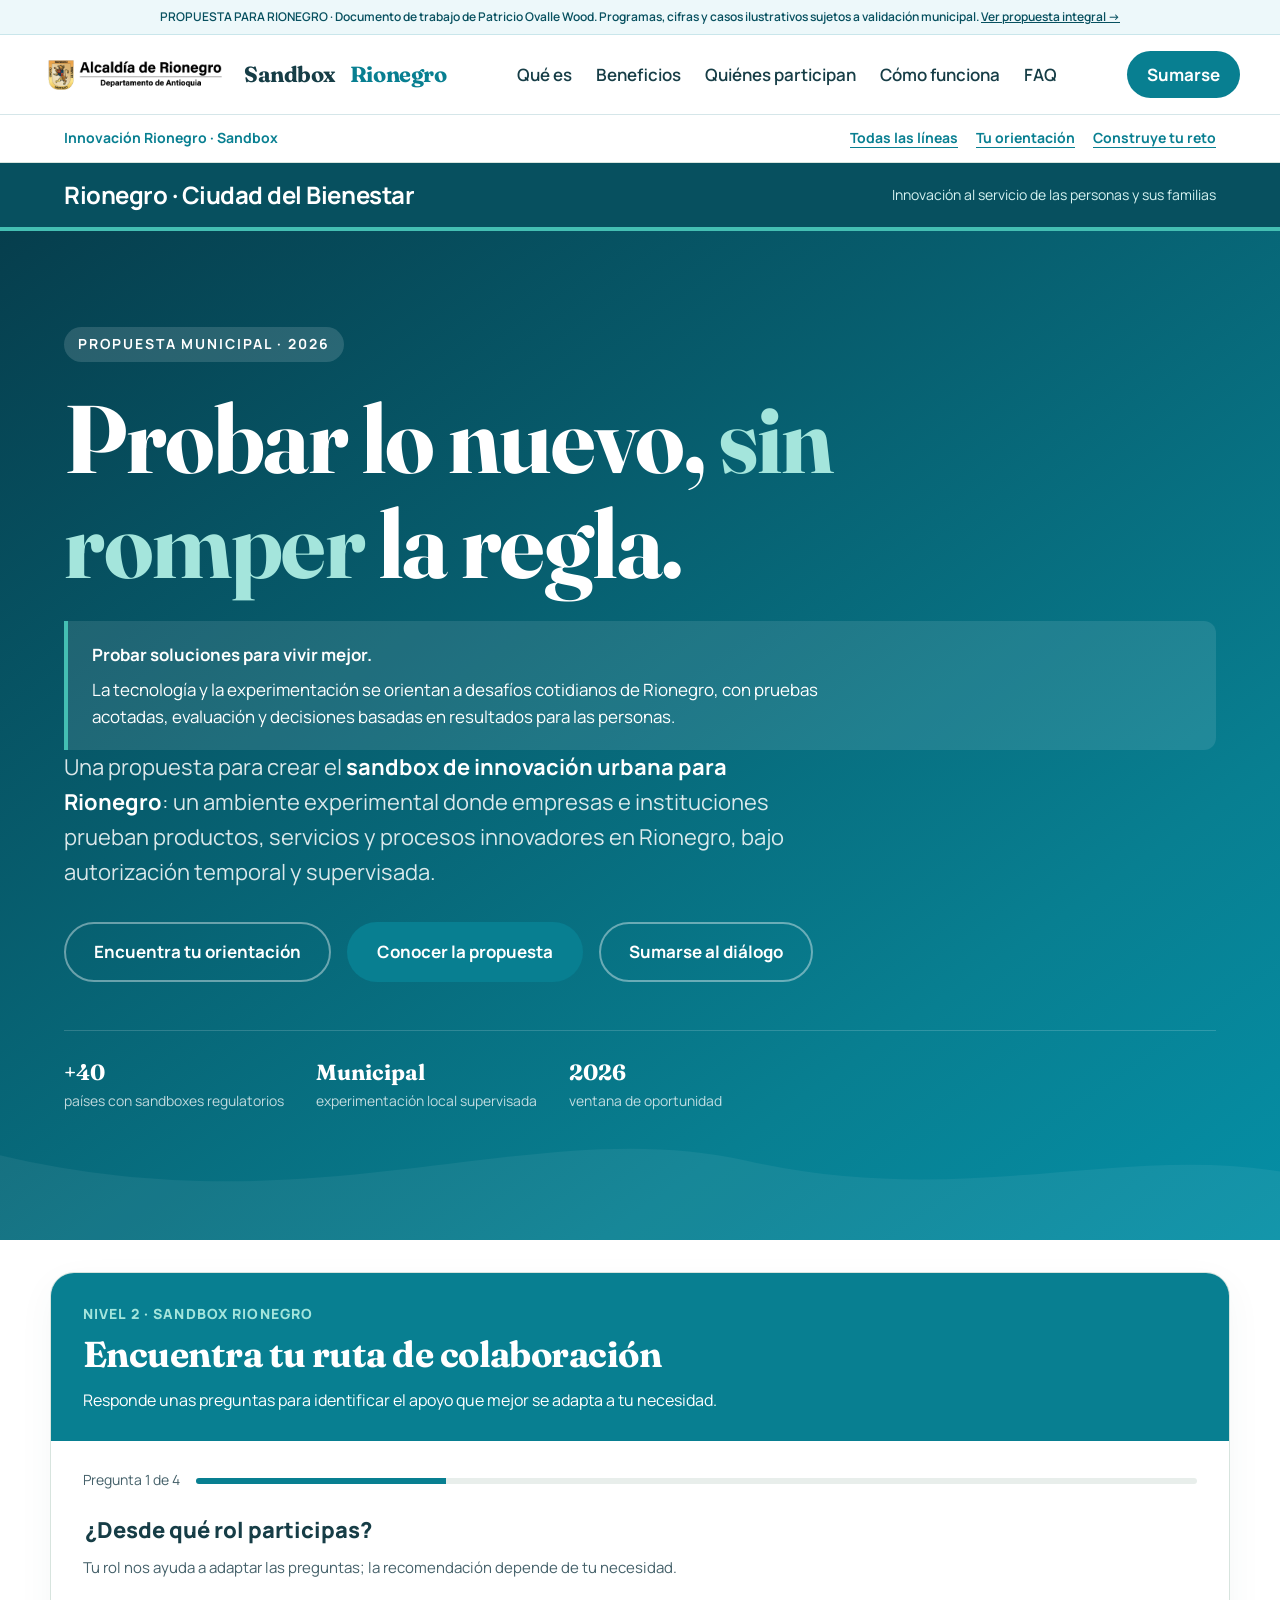
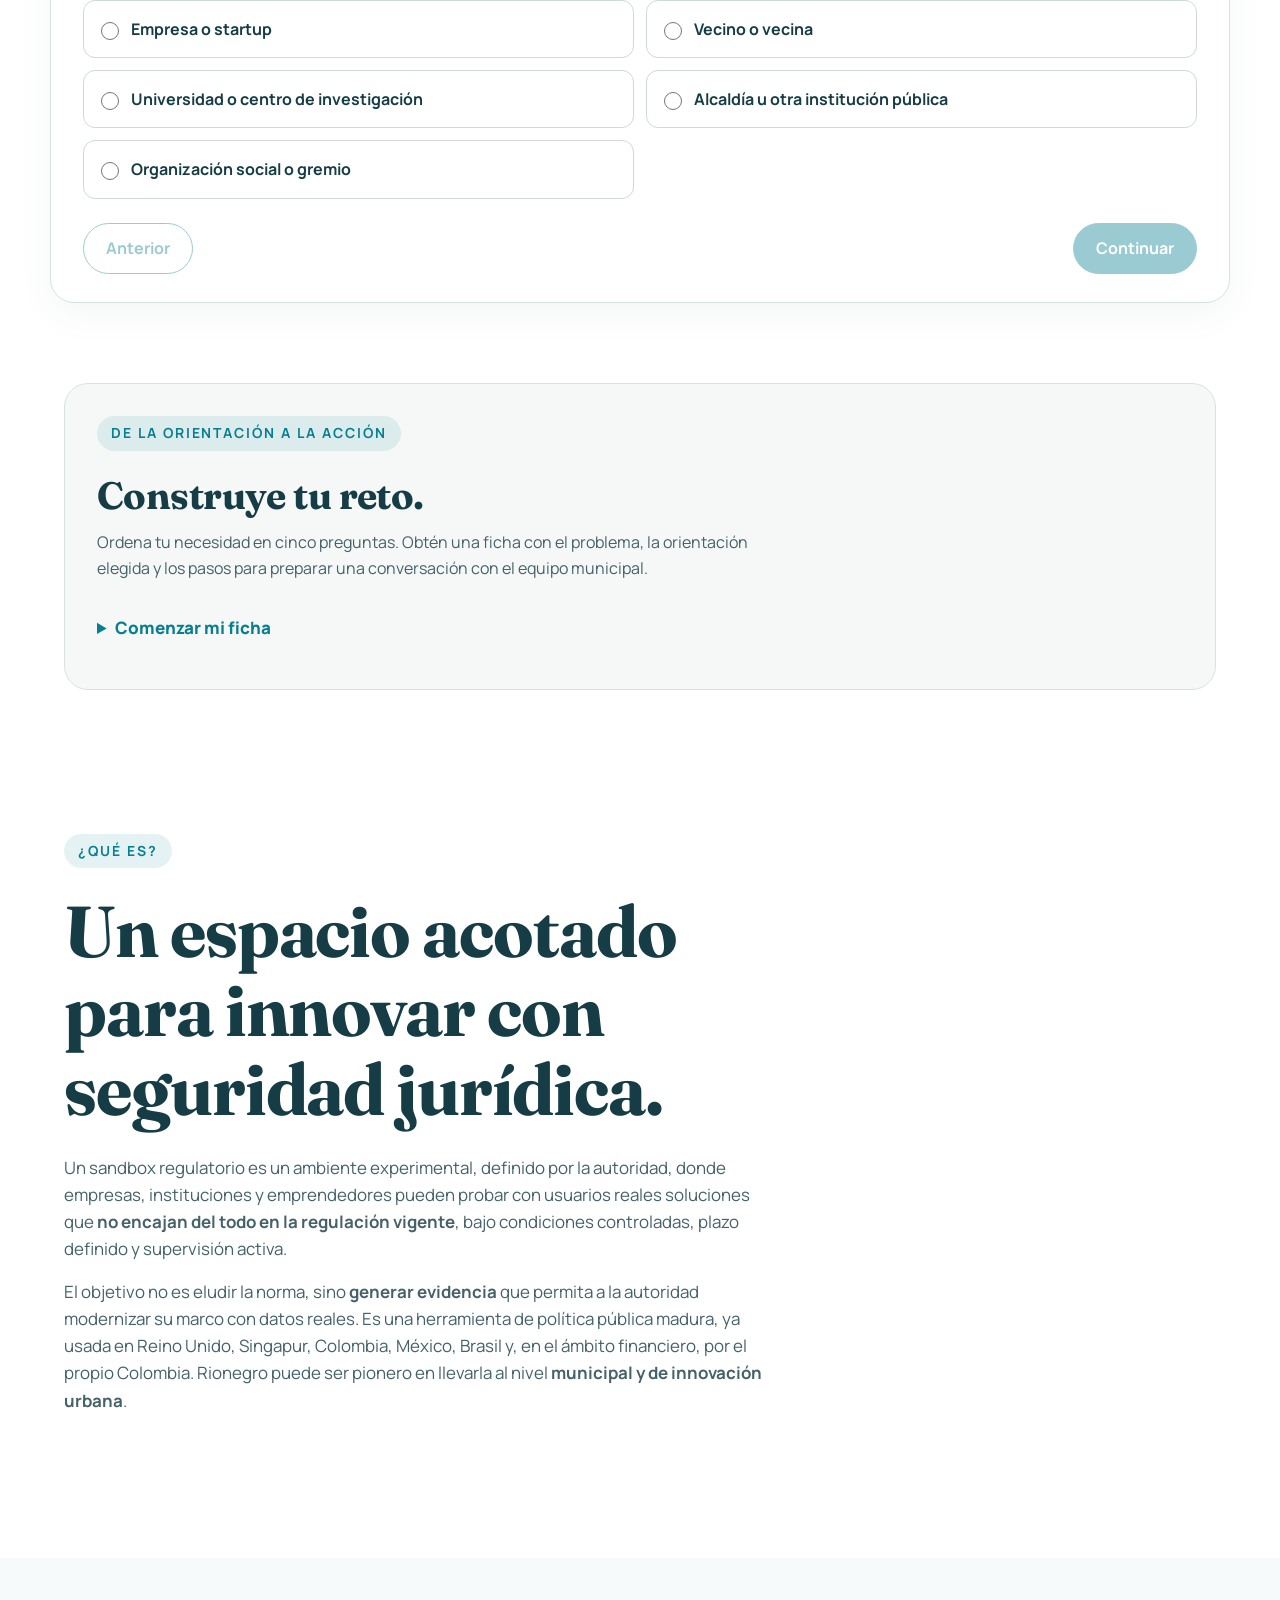
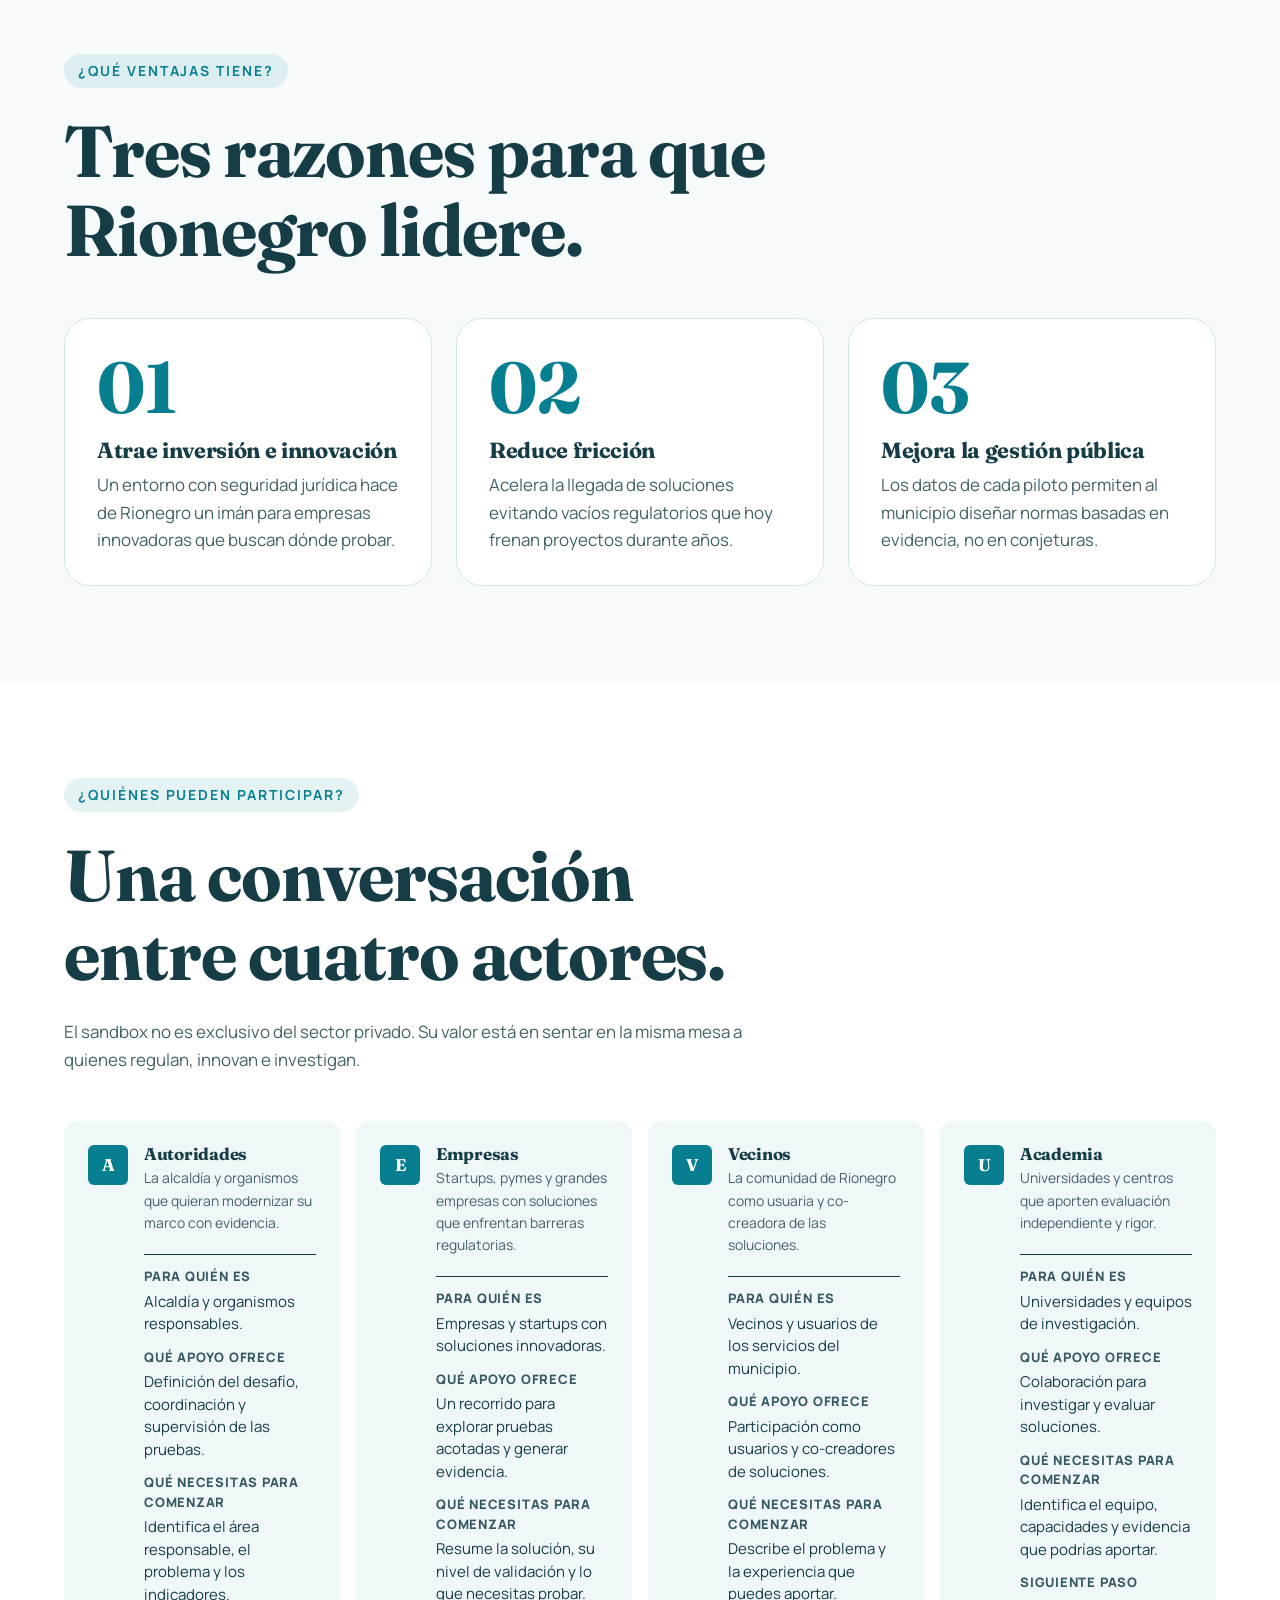
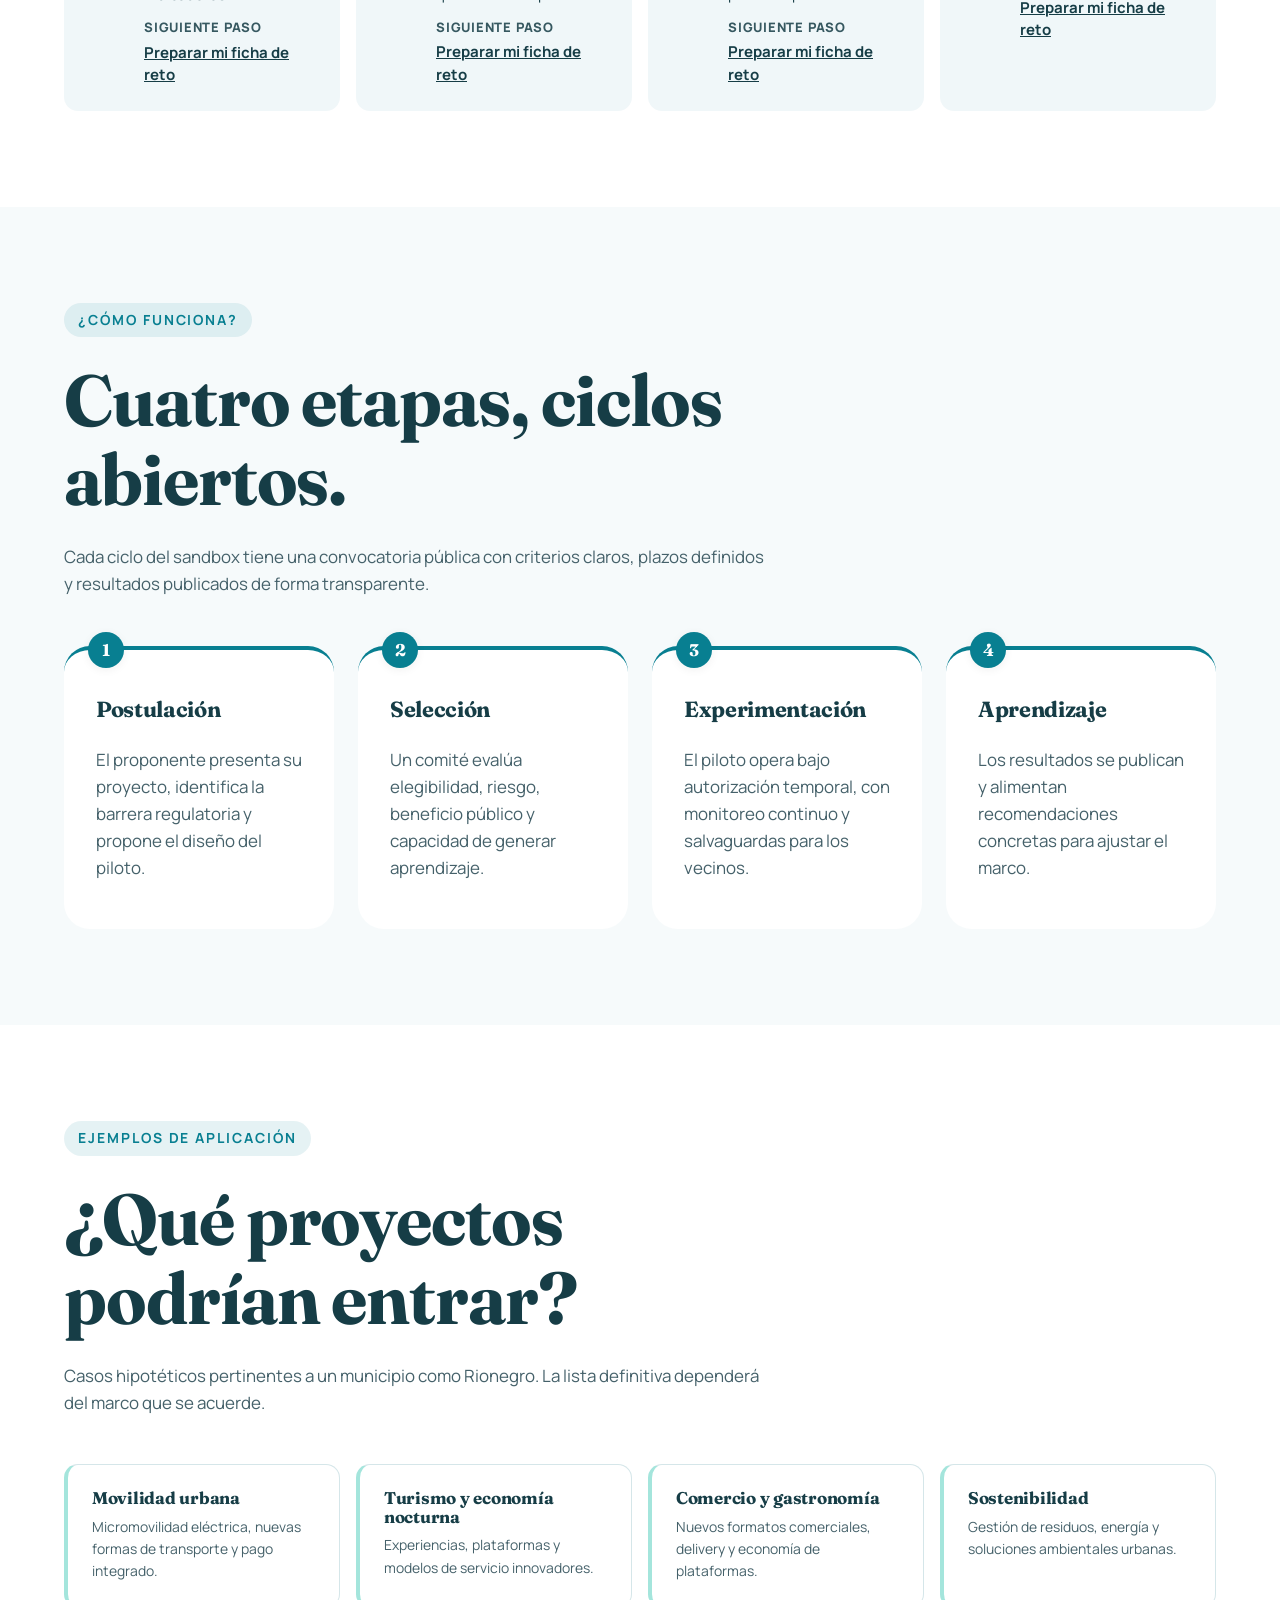
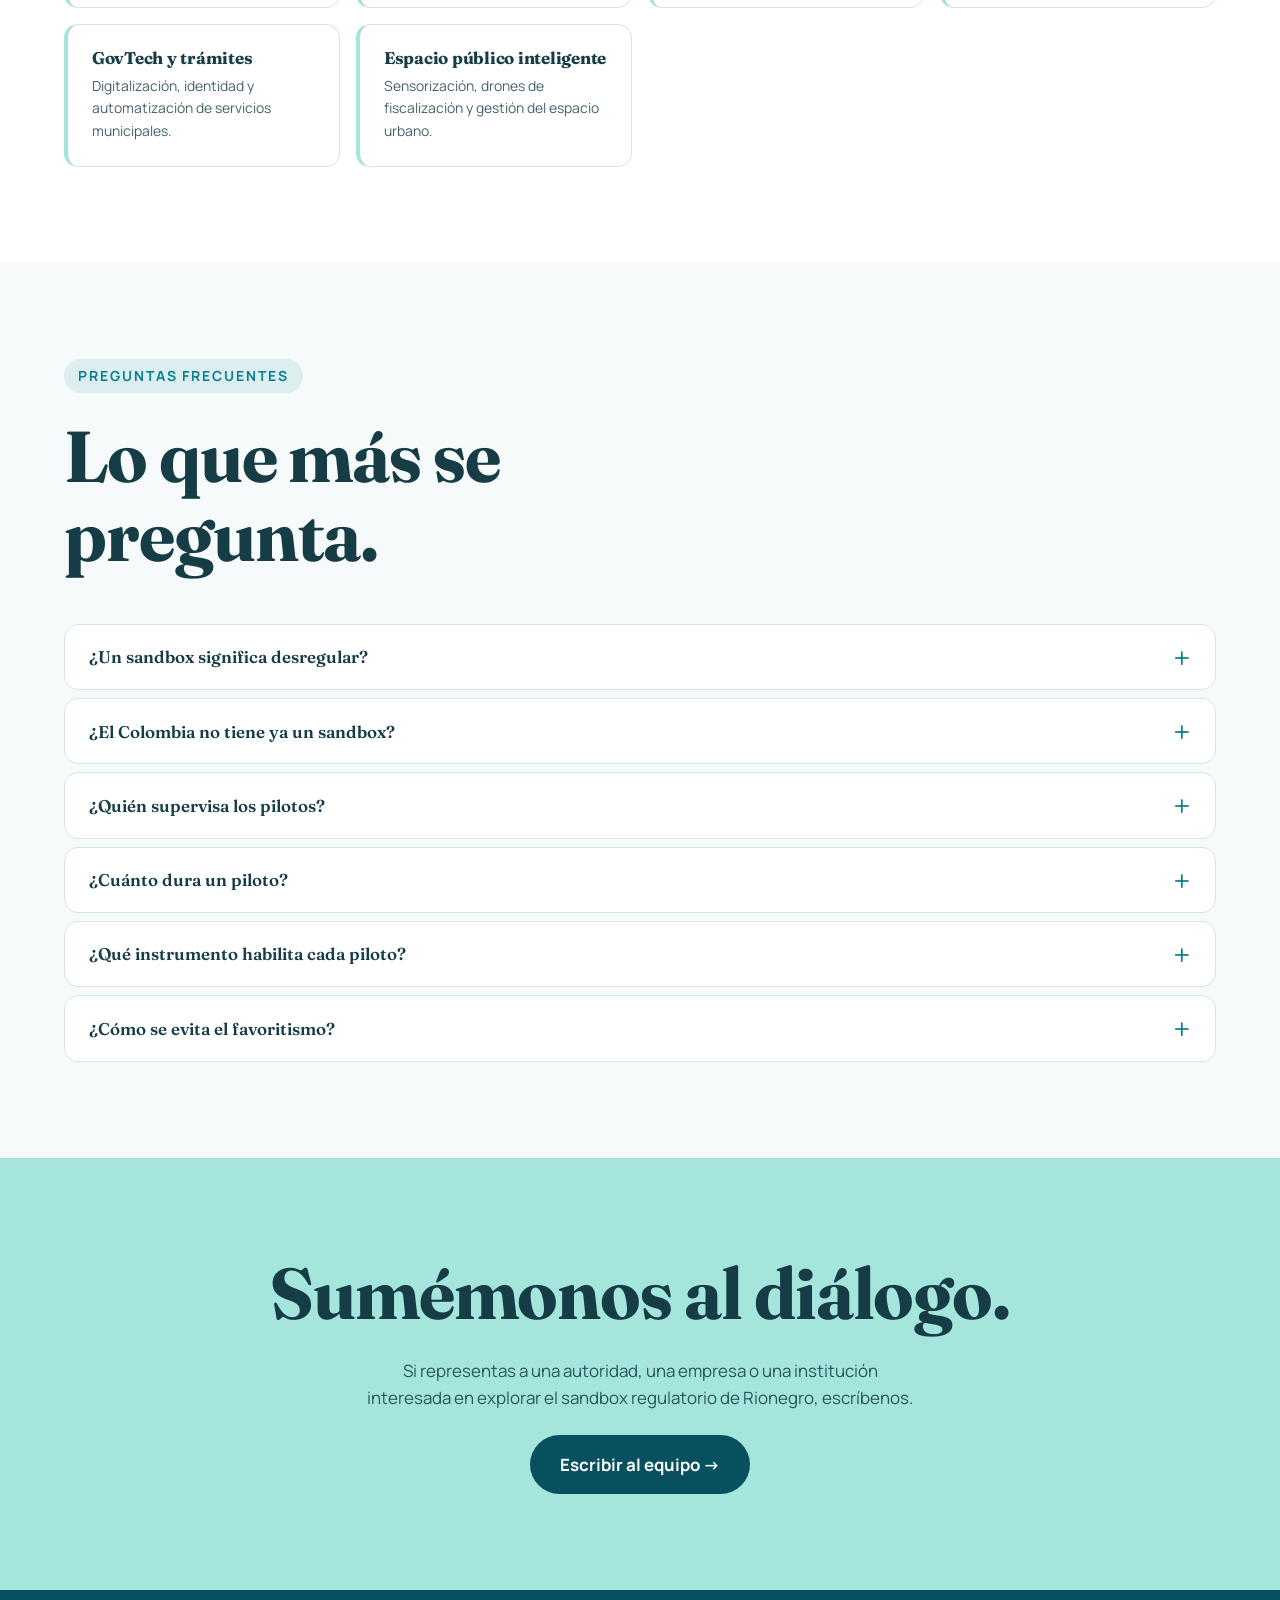
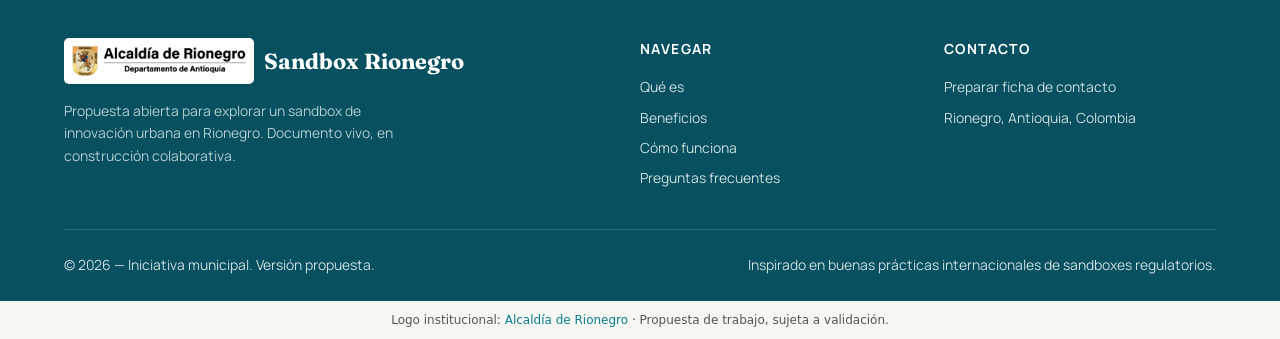
<file: sandbox.html>
<!DOCTYPE html>
<html lang="es-CO">
<head>
<meta charset="UTF-8" />
<meta name="viewport" content="width=device-width, initial-scale=1.0" />
<meta name="description" content="Sandbox Rionegro — Propuesta para el sandbox de innovación urbana para Rionegro. Un ambiente experimental para probar innovación urbana con seguridad jurídica." />
<meta name="theme-color" content="#087F91" />
<meta property="og:type" content="website" />
<meta property="og:title" content="Sandbox Rionegro — Ambiente Regulatorio Experimental" />
<meta property="og:description" content="Propuesta de experimentación e innovación urbana para Rionegro, Antioquia." />
<meta property="og:locale" content="es_CO" />
<meta property="og:url" content="https://[TU-DOMINIO]/" />
<meta name="twitter:card" content="summary_large_image" />
<title>Sandbox Rionegro — Propuesta de Sandbox Regulatorio Municipal</title>
<link rel="preconnect" href="https://fonts.googleapis.com" />
<link rel="preconnect" href="https://fonts.gstatic.com" crossorigin />
<link href="https://fonts.googleapis.com/css2?family=Manrope:wght@400;500;600;700;800&family=Fraunces:opsz,wght@9..144,600;9..144,700&display=swap" rel="stylesheet" />

<style>
:root{
  --verde-900:#07505F;--verde-700:#086D7E;--verde:#087F91;--verde-400:#44BFB3;
  --arena:#EDF6F7;--coral:#087F91;--dorado:#A4E5DC;--mar:#00A9C7;
  --blanco:#FFFFFF;--tinta:#163D46;--tinta-2:#45616A;--gris:#8A968F;--crema:#F6FAFB;--linea:#D5E6E9;
  --font-display:'Fraunces',Georgia,serif;--font-body:'Manrope',system-ui,sans-serif;
  --fs-300:clamp(0.8125rem,0.79rem + 0.1vw,0.875rem);--fs-400:clamp(0.95rem,0.9rem + 0.2vw,1.0625rem);
  --fs-500:clamp(1.125rem,1.05rem + 0.4vw,1.375rem);--fs-600:clamp(1.5rem,1.3rem + 0.9vw,2.125rem);
  --fs-700:clamp(2rem,1.6rem + 1.8vw,3rem);--fs-800:clamp(2.75rem,2rem + 3.5vw,4.5rem);--fs-900:clamp(3.25rem,2.3rem + 5vw,6rem);
  --sp-1:0.5rem;--sp-2:1rem;--sp-3:1.5rem;--sp-4:2rem;--sp-5:3rem;--sp-6:4rem;--sp-7:6rem;--sp-8:8rem;
  --container:1200px;--radius-sm:6px;--radius-md:14px;--radius-lg:26px;
  --shadow-sm:0 2px 10px rgba(15,26,22,.06);--shadow-md:0 16px 40px rgba(15,26,22,.12);
  --ease:cubic-bezier(.22,.8,.28,1);--dur:280ms;
}
*,*::before,*::after{box-sizing:border-box;}
html{scroll-behavior:smooth;-webkit-text-size-adjust:100%;}
body{margin:0;font-family:var(--font-body);font-size:var(--fs-400);line-height:1.6;color:var(--tinta);background:var(--blanco);-webkit-font-smoothing:antialiased;text-rendering:optimizeLegibility;}
img,svg{max-width:100%;display:block;}
button{font:inherit;cursor:pointer;border:0;background:none;color:inherit;}
a{color:var(--verde);text-decoration:none;transition:color var(--dur) var(--ease);}
a:hover{color:var(--verde-900);}
:focus-visible{outline:3px solid var(--dorado);outline-offset:3px;border-radius:var(--radius-sm);}
.skip-link{position:absolute;top:-100px;left:var(--sp-2);background:var(--tinta);color:var(--blanco);padding:var(--sp-1) var(--sp-2);border-radius:var(--radius-sm);z-index:1000;transition:top var(--dur) var(--ease);}
.skip-link:focus{top:var(--sp-2);color:var(--blanco);}
.container{width:100%;max-width:var(--container);margin-inline:auto;padding-inline:var(--sp-3);}
h1,h2,h3,h4{font-family:var(--font-display);font-weight:700;line-height:1.1;letter-spacing:-0.015em;color:var(--tinta);margin:0 0 var(--sp-3);}
h1{font-size:var(--fs-900);}h2{font-size:var(--fs-800);}h3{font-size:var(--fs-600);}h4{font-size:var(--fs-500);}
p{margin:0 0 var(--sp-2);color:var(--tinta-2);max-width:70ch;}
.eyebrow{display:inline-block;font-size:var(--fs-300);font-weight:700;letter-spacing:0.14em;text-transform:uppercase;color:var(--verde);background:rgba(8,127,145,.1);padding:6px 14px;border-radius:999px;margin-bottom:var(--sp-3);}
.iso{width:38px;height:38px;flex-shrink:0;}

.site-header{position:sticky;top:0;z-index:100;background:rgba(255,255,255,.92);backdrop-filter:saturate(180%) blur(12px);-webkit-backdrop-filter:saturate(180%) blur(12px);border-bottom:1px solid var(--linea);}
.nav{display:flex;align-items:center;justify-content:space-between;gap:var(--sp-3);padding:var(--sp-2) 0;}
.brand{display:flex;align-items:center;gap:10px;font-family:var(--font-display);font-weight:700;color:var(--tinta);font-size:var(--fs-500);letter-spacing:-0.02em;}
.brand .mf{color:var(--verde);}
.nav-list{display:flex;gap:var(--sp-3);list-style:none;margin:0;padding:0;}
.nav-list a{color:var(--tinta);font-weight:600;font-size:var(--fs-400);padding:6px 0;position:relative;}
.nav-list a::after{content:'';position:absolute;left:0;bottom:-2px;width:0;height:2px;background:var(--verde);transition:width var(--dur) var(--ease);}
.nav-list a:hover::after{width:100%;}
.nav-cta{background:var(--coral);color:var(--blanco);padding:10px 20px;border-radius:999px;font-weight:700;transition:all var(--dur) var(--ease);}
.nav-cta:hover{background:var(--tinta);color:var(--blanco);transform:translateY(-1px);}
.menu-toggle{display:none;width:44px;height:44px;border-radius:var(--radius-sm);align-items:center;justify-content:center;}
.menu-toggle span{width:22px;height:2px;background:var(--tinta);position:relative;}
.menu-toggle span::before,.menu-toggle span::after{content:'';position:absolute;left:0;width:22px;height:2px;background:var(--tinta);transition:transform var(--dur) var(--ease);}
.menu-toggle span::before{top:-7px;}.menu-toggle span::after{top:7px;}
@media (max-width:860px){.menu-toggle{display:inline-flex;}.nav-list,.nav-cta{display:none;}.nav-list.is-open{display:flex;flex-direction:column;position:absolute;top:100%;left:0;right:0;background:var(--blanco);padding:var(--sp-3);border-bottom:1px solid var(--linea);box-shadow:var(--shadow-md);gap:var(--sp-2);}}

.hero{position:relative;overflow:hidden;padding:var(--sp-7) 0 var(--sp-8);color:var(--blanco);isolation:isolate;}
.hero::before{content:'';position:absolute;inset:0;z-index:-2;background:linear-gradient(160deg,var(--verde-900) 0%,var(--verde-700) 55%,var(--mar) 120%);}
.hero::after{content:'';position:absolute;bottom:-2px;left:0;right:0;height:130px;z-index:-1;background-image:url("data:image/svg+xml;utf8,<svg xmlns='http://www.w3.org/2000/svg' viewBox='0 0 1200 120' preserveAspectRatio='none'><path d='M0,40 C300,110 500,0 700,45 C900,90 1050,30 1200,55 L1200,120 L0,120 Z' fill='%23ffffff' fill-opacity='0.06'/></svg>");background-size:cover;pointer-events:none;}
.hero h1{color:var(--blanco);max-width:17ch;}
.hero h1 .accent{color:var(--dorado);}
.hero .eyebrow{background:rgba(255,255,255,.14);color:#fff;}
.hero p.lead{color:rgba(255,255,255,.85);font-size:var(--fs-500);max-width:56ch;margin-bottom:var(--sp-4);}
.hero-actions{display:flex;gap:var(--sp-2);flex-wrap:wrap;}
.btn{display:inline-flex;align-items:center;gap:var(--sp-1);padding:14px 28px;border-radius:999px;font-weight:700;font-size:var(--fs-400);transition:all var(--dur) var(--ease);cursor:pointer;border:2px solid transparent;}
.btn-primary{background:var(--coral);color:var(--blanco);}
.btn-primary:hover{background:#fff;color:var(--tinta);transform:translateY(-2px);box-shadow:var(--shadow-md);}
.btn-ghost{background:transparent;color:#fff;border-color:rgba(255,255,255,.4);}
.btn-ghost:hover{background:rgba(255,255,255,.12);color:#fff;}
.hero-meta{display:flex;gap:var(--sp-4);flex-wrap:wrap;margin-top:var(--sp-5);padding-top:var(--sp-3);border-top:1px solid rgba(255,255,255,.16);}
.hero-meta div{color:rgba(255,255,255,.75);font-size:var(--fs-300);}
.hero-meta strong{display:block;color:#fff;font-size:var(--fs-500);font-family:var(--font-display);}

section{padding:var(--sp-7) 0;}
section.alt{background:var(--crema);}
.section-head{max-width:720px;margin-bottom:var(--sp-5);}

.beneficios{display:grid;grid-template-columns:repeat(auto-fit,minmax(260px,1fr));gap:var(--sp-3);}
.beneficio{padding:var(--sp-4);background:var(--blanco);border:1px solid var(--linea);border-radius:var(--radius-lg);transition:all var(--dur) var(--ease);}
.beneficio:hover{transform:translateY(-4px);box-shadow:var(--shadow-md);border-color:var(--verde);}
.beneficio .num{font-family:var(--font-display);font-size:var(--fs-800);font-weight:700;color:var(--verde);line-height:1;margin-bottom:var(--sp-2);display:block;}
.beneficio h3{font-size:var(--fs-500);margin-bottom:var(--sp-1);}
.beneficio p{margin:0;}

.participantes{display:grid;grid-template-columns:repeat(auto-fit,minmax(240px,1fr));gap:var(--sp-2);}
.participante{display:flex;align-items:flex-start;gap:var(--sp-2);padding:var(--sp-3);background:rgba(8,127,145,.06);border-radius:var(--radius-md);}
.participante .icon{width:40px;height:40px;background:var(--verde);border-radius:var(--radius-sm);display:flex;align-items:center;justify-content:center;color:#fff;flex-shrink:0;font-family:var(--font-display);font-weight:700;}
.participante h4{margin:0 0 4px;font-size:var(--fs-400);}
.participante p{margin:0;font-size:var(--fs-300);}

.pasos{display:grid;grid-template-columns:repeat(auto-fit,minmax(220px,1fr));gap:var(--sp-3);position:relative;}
.paso{background:var(--blanco);padding:var(--sp-4);border-radius:var(--radius-lg);border-top:4px solid var(--coral);position:relative;}
.paso .step{position:absolute;top:-18px;left:var(--sp-3);width:36px;height:36px;background:var(--coral);color:#fff;border-radius:50%;display:flex;align-items:center;justify-content:center;font-family:var(--font-display);font-weight:700;box-shadow:var(--shadow-sm);}
.paso h3{font-size:var(--fs-500);margin-top:var(--sp-2);}

.ejemplos{display:grid;grid-template-columns:repeat(auto-fit,minmax(260px,1fr));gap:var(--sp-2);}
.ejemplo{padding:var(--sp-3);background:var(--blanco);border:1px solid var(--linea);border-left:4px solid var(--dorado);border-radius:var(--radius-md);transition:transform var(--dur) var(--ease);}
.ejemplo:hover{transform:translateX(4px);}
.ejemplo h4{margin:0 0 var(--sp-1);font-size:var(--fs-400);}
.ejemplo p{margin:0;font-size:var(--fs-300);}

.faq{display:flex;flex-direction:column;gap:var(--sp-1);}
.faq details{background:var(--blanco);border:1px solid var(--linea);border-radius:var(--radius-md);padding:var(--sp-2) var(--sp-3);transition:border-color var(--dur) var(--ease);}
.faq details[open]{border-color:var(--verde);}
.faq summary{cursor:pointer;font-family:var(--font-display);font-weight:600;font-size:var(--fs-400);list-style:none;display:flex;justify-content:space-between;align-items:center;gap:var(--sp-2);}
.faq summary::-webkit-details-marker{display:none;}
.faq summary::after{content:'+';font-size:var(--fs-600);color:var(--verde);transition:transform var(--dur) var(--ease);line-height:1;}
.faq details[open] summary::after{content:'−';}
.faq details>p{margin-top:var(--sp-2);}

.cta-final{background:var(--dorado);color:var(--tinta);text-align:center;padding:var(--sp-7) 0;position:relative;overflow:hidden;}
.cta-final h2{color:var(--tinta);}
.cta-final p{color:var(--tinta);opacity:.85;margin-inline:auto;margin-bottom:var(--sp-3);}

.site-footer{background:var(--verde-900);color:rgba(255,255,255,.8);padding:var(--sp-5) 0 var(--sp-3);font-size:var(--fs-300);}
.footer-grid{display:grid;grid-template-columns:2fr 1fr 1fr;gap:var(--sp-4);margin-bottom:var(--sp-4);}
.site-footer h5{color:#fff;font-family:var(--font-body);font-weight:700;text-transform:uppercase;letter-spacing:.1em;font-size:var(--fs-300);margin:0 0 var(--sp-2);}
.site-footer ul{list-style:none;padding:0;margin:0;}
.site-footer li{margin-bottom:var(--sp-1);}
.site-footer a{color:rgba(255,255,255,.8);}
.site-footer a:hover{color:var(--dorado);}
.footer-brand{display:flex;align-items:center;gap:10px;font-family:var(--font-display);font-weight:700;font-size:var(--fs-500);color:#fff;margin-bottom:var(--sp-2);}
.footer-bottom{padding-top:var(--sp-3);border-top:1px solid rgba(255,255,255,.15);display:flex;justify-content:space-between;flex-wrap:wrap;gap:var(--sp-2);}
@media (max-width:760px){.footer-grid{grid-template-columns:1fr;gap:var(--sp-3);}}

.reveal{opacity:0;transform:translateY(20px);transition:opacity 600ms var(--ease),transform 600ms var(--ease);}
.reveal.is-visible{opacity:1;transform:none;}
@media (prefers-reduced-motion:reduce){.reveal{opacity:1;transform:none;transition:none;}html{scroll-behavior:auto;}}
</style>
<style>
/* Orientador de innovación */
.mf-guide{--guide-color:#07505F;scroll-margin-top:150px;margin:32px auto;padding:0;max-width:1180px;font-family:Manrope,system-ui,sans-serif;color:#163D46;font-size:16px;line-height:1.6}
.mf-guide *{box-sizing:border-box}.mf-guide-shell{border:1px solid #d7e4de;border-radius:24px;overflow:hidden;background:#fff;box-shadow:0 12px 36px #07505f0c}.mf-guide-head{padding:28px 32px;background:var(--guide-color);color:#fff}.mf-guide-head h2{font-size:clamp(25px,3vw,36px);color:#fff;margin:8px 0 12px;line-height:1.15}.mf-guide-head p{color:#fff;margin:0;font-size:16px;max-width:65ch}.mf-guide-tag{color:#ffe1a4;font-size:14px;font-weight:800;letter-spacing:.08em;text-transform:uppercase}.mf-guide-body{padding:28px 32px}.mf-guide .mf-guide-context{background:#f1f6f3;border-radius:12px;padding:12px 16px;display:flex;gap:12px;align-items:center;justify-content:space-between;flex-wrap:wrap;margin-bottom:22px;color:#29483a;font-size:14px}.mf-guide button,.mf-guide a{font:inherit}.mf-guide button:focus-visible,.mf-guide a:focus-visible{outline:3px solid #b97910;outline-offset:4px}.mf-guide-progress{display:flex;align-items:center;gap:16px;margin-bottom:24px;font-size:14px;color:#45616A}.mf-guide-track{flex:1;height:6px;background:#e8eeeb;border-radius:99px;overflow:hidden}.mf-guide-fill{height:100%;background:var(--guide-color)}.mf-guide fieldset{border:0;margin:0;padding:0;min-width:0}.mf-guide legend{font-weight:800;font-size:22px;line-height:1.35;margin-bottom:10px;width:100%}.mf-guide-help{font-size:15px;color:#45616A;margin:0 0 20px}.mf-guide-options{display:grid;grid-template-columns:1fr 1fr;gap:12px}.mf-guide-option{display:flex;align-items:flex-start;gap:12px;padding:17px;border:1px solid #cddbd3;border-radius:12px;cursor:pointer;background:#fff;line-height:1.4}.mf-guide-option:has(input:checked){border-color:var(--guide-color);background:#eef7f2;box-shadow:inset 0 0 0 1px var(--guide-color)}.mf-guide-option:hover{border-color:var(--guide-color)}.mf-guide-option input{flex-shrink:0;margin:4px 0 0;width:18px;height:18px;accent-color:var(--guide-color)}.mf-guide-option strong{font-size:16px;font-weight:700;display:block}.mf-guide-option small{display:block;color:#45616A;font-size:14px;margin-top:6px}.mf-guide-actions{display:flex;justify-content:space-between;gap:12px;flex-wrap:wrap;margin-top:24px}.mf-guide .mf-guide-button{display:inline-flex;align-items:center;justify-content:center;min-height:48px;padding:12px 22px;border:1px solid var(--guide-color);border-radius:99px;text-decoration:none;background:var(--guide-color);color:#fff;font-weight:700;cursor:pointer}.mf-guide .mf-guide-button.secondary{background:#fff;color:var(--guide-color)}.mf-guide .mf-guide-button:disabled{opacity:.4;cursor:not-allowed}.mf-guide .mf-guide-link{color:var(--guide-color);text-decoration:underline;background:none;border:0;padding:4px;cursor:pointer;font-size:14px}.mf-guide-result h3{color:var(--guide-color);font-size:30px;margin:8px 0 16px;line-height:1.2}.mf-guide-result p{font-size:16px;color:#45616A}.mf-guide-label{font-size:14px;font-weight:800;text-transform:uppercase;letter-spacing:.06em;color:var(--guide-color)}.mf-guide-summary{padding:16px;background:#f1f6f3;border-radius:12px;margin:20px 0}.mf-guide-summary ul{margin:8px 0;padding-left:20px}.mf-guide-alt{border-top:1px solid #d7e4de;padding-top:18px;margin-top:22px}.mf-guide-note{font-size:14px!important;color:#52675c!important;margin:20px 0 0!important}.mf-guide-highlight{outline:3px solid #b97910;outline-offset:6px;scroll-margin-top:120px}.mf-guide-noscript{padding:20px}
@media(max-width:640px){.mf-guide-head,.mf-guide-body{padding:22px 18px}.mf-guide-options{grid-template-columns:1fr}.mf-guide{margin:22px auto}.mf-guide-actions .mf-guide-button{flex:1}.mf-guide legend{font-size:20px}}
</style>
<style>
/* Portal, fichas y constructor de retos */
:root{--mf-accent:#087F91}
:root{--mf-accent:#087F91}.mf-portal{padding:40px 0 48px;background:#F0F8F9}.mf-portal-grid{display:grid;grid-template-columns:minmax(250px,.75fr) minmax(0,1.4fr);gap:42px;align-items:start}.mf-portal-intro{padding-top:30px}.mf-portal h1{font-size:clamp(36px,4vw,56px);max-width:12ch;line-height:1.06}.mf-portal-intro>p{font-size:18px;color:#45616A;margin-bottom:28px}.mf-portal .mf-guide{margin:0;max-width:100%}.mf-portal .mf-guide-head{padding:22px 26px}.mf-portal .mf-guide-head h2{font-size:28px}.mf-portal .mf-guide-body{padding:24px 26px}.mf-portal .mf-guide legend{font-size:20px}.mf-portal-links{display:flex;gap:12px;flex-wrap:wrap}.mf-portal-links a{font-weight:700;color:#07505F;border-bottom:1px solid #abc4b7;padding-bottom:5px}.mf-portal-path{margin-top:36px;border-top:1px solid #ccddd3;padding-top:24px}.mf-portal-path span{display:block;font-size:14px;font-weight:800;color:#52675c;margin:0 0 12px}.mf-portal-path p{font-size:16px;margin:0}.mf-crossnav{background:#fff;border-bottom:1px solid #d7e4de}.mf-crossnav>div{display:flex;align-items:center;justify-content:space-between;gap:16px;flex-wrap:wrap;padding-top:12px;padding-bottom:12px}.mf-crossnav strong{font-size:14px;color:var(--mf-accent)}.mf-crossnav nav{display:flex;flex-wrap:wrap;gap:18px}.mf-crossnav a{font-size:14px;font-weight:700;color:var(--mf-accent);text-decoration:underline;text-underline-offset:4px}.mf-details{font-size:15px;line-height:1.5;margin:20px 0 0;padding:0;border-top:1px solid currentColor}.mf-details div{padding-top:12px}.mf-details dt{font-size:13px;font-weight:800;letter-spacing:.06em;text-transform:uppercase;opacity:.85}.mf-details dd{margin:4px 0 0;max-width:60ch}.mf-details dd a{color:inherit;text-decoration:underline;font-weight:700}.mf-details-light{color:#fff}.mf-details-dark{color:#163D46}.mf-program-cta{display:inline-block;font-weight:700;margin-top:18px;color:inherit;text-decoration:underline;text-underline-offset:4px}.servicio:has(.mf-details),.prog:has(.mf-details){justify-content:flex-start}.mf-builder{scroll-margin-top:160px;padding:48px 0}.mf-builder-shell{background:#f5f8f6;border:1px solid #d7e4de;border-radius:24px;padding:32px;color:#163D46}.mf-builder h2{font-size:clamp(28px,3vw,38px);color:#163D46;margin-bottom:14px}.mf-builder p{font-size:16px;color:#45616A}.mf-builder-intro{max-width:68ch}.mf-builder summary{cursor:pointer;font-size:17px;font-weight:800;color:var(--mf-accent);padding:16px 0}.mf-builder-grid{display:grid;grid-template-columns:1.15fr 1fr;gap:32px;margin-top:20px;align-items:start}.mf-builder-field{margin-bottom:22px}.mf-builder label{display:block;font-size:16px;font-weight:700;color:#163D46;margin-bottom:8px}.mf-builder input,.mf-builder textarea,.mf-builder select{display:block;width:100%;max-width:100%;font:inherit;font-size:16px;line-height:1.5;border:1px solid #b3cabc;border-radius:10px;background:#fff;padding:12px;color:#163D46}.mf-builder textarea{min-height:108px;resize:vertical}.mf-builder input:focus,.mf-builder textarea:focus,.mf-builder select:focus{outline:3px solid #A4E5DC;outline-offset:2px}.mf-builder-hint{font-size:14px!important;line-height:1.5;margin:6px 0 0!important;color:#52675c!important}.mf-builder-preview{background:#fff;border:1px solid #d7e4de;border-top:4px solid var(--mf-accent);padding:24px;border-radius:14px;overflow-wrap:anywhere}.mf-builder-preview h3{font-size:24px;line-height:1.2;color:#163D46}.mf-builder-preview h4{font:700 15px Manrope,system-ui,sans-serif;margin:22px 0 6px}.mf-builder-preview p{white-space:pre-wrap;font-size:15px;line-height:1.6}.mf-builder-preview .empty{color:#73857a;font-style:italic}.mf-builder-actions{display:flex;flex-wrap:wrap;gap:10px;margin-top:24px}.mf-builder button,.mf-builder .mf-action{font:700 15px Manrope,system-ui,sans-serif;cursor:pointer;min-height:46px;border-radius:99px;padding:10px 18px;border:1px solid var(--mf-accent);background:var(--mf-accent);color:#fff;text-decoration:none;display:inline-flex;align-items:center;justify-content:center}.mf-builder button.secondary{background:#fff;color:var(--mf-accent)}.mf-builder button:disabled{opacity:.4;cursor:not-allowed}.mf-builder button:focus-visible,.mf-crossnav a:focus-visible{outline:3px solid #b97910;outline-offset:4px}.mf-builder-status{font-size:14px!important;min-height:22px;margin-top:12px}.mf-builder-meta{font-size:14px!important;margin-top:22px}.mf-builder .mf-draft-choice{margin:0 0 20px}.mf-institutional h1{font-size:clamp(30px,3vw,44px)}
@media(max-width:900px){.mf-portal-grid{grid-template-columns:1fr;gap:22px}.mf-portal-intro{padding-top:0}.mf-portal h1{max-width:19ch}.mf-portal-intro>p{margin-bottom:18px}.mf-portal-path{display:none}.mf-builder-grid{grid-template-columns:1fr}}
@media(max-width:600px){.mf-portal{padding:28px 0}.mf-portal .container{padding-inline:16px}.mf-builder-shell{padding:22px 16px}.mf-builder{padding:32px 0}.mf-crossnav nav{gap:14px}.mf-crossnav strong{width:100%}.mf-builder-preview{padding:18px}.mf-builder-actions button{flex:1}.mf-details{font-size:15px}.mf-portal .mf-guide-head,.mf-portal .mf-guide-body{padding:20px 18px}}
</style>
<style>
.mf-guide,.mf-builder{scroll-margin-top:var(--mf-anchor-offset,150px)}.registro-bar{top:var(--mf-header-height,60px)}
@media(max-width:600px){.mf-portal{padding-top:20px}.mf-portal h1{font-size:32px;margin-bottom:12px}.mf-portal-intro>.eyebrow{margin-bottom:12px}.mf-portal-intro>p{font-size:16px;line-height:1.5}.mf-portal-links{display:grid;grid-template-columns:1fr 1fr;gap:12px}.mf-portal-links a{font-size:14px}.mf-portal .mf-guide.container{padding-inline:0}.mf-portal .mf-guide-head p{display:none}.mf-portal .mf-guide-head h2{font-size:24px;margin-bottom:0}}
</style>
<style>.rn-official-logo{display:block;width:170px;height:auto;max-height:52px;object-fit:contain;background:#fff;border-radius:5px;padding:5px;flex-shrink:0}.brand{gap:14px}.brand b{font-size:1rem}.rn-proposal{background:#EDF8FA;color:#07505F;border-bottom:1px solid #C9E6EB;padding:8px 20px;text-align:center;font:600 12px/1.5 Manrope,system-ui,sans-serif}.rn-proposal a{color:inherit;text-decoration:underline}.rn-home{display:inline-block;margin:10px 0;color:inherit;text-decoration:underline}.footer-brand{flex-wrap:wrap}.reveal{opacity:1;transform:none}@media(max-width:650px){.rn-official-logo{width:118px;max-height:43px}.brand b{font-size:.85rem}.brand small{font-size:.63rem}.nav{gap:10px}.rn-proposal{font-size:11px;padding:7px 12px}}@media print{.rn-proposal{display:block}.rn-official-logo{width:150px}}</style><link rel="stylesheet" href="./rionegro-institucional.css">
</head>
<body><div class="rn-proposal">PROPUESTA PARA RIONEGRO · Documento de trabajo de Patricio Ovalle Wood. Programas, cifras y casos ilustrativos sujetos a validación municipal. <a href="./index.html#top">Ver propuesta integral →</a></div>
<a class="skip-link" href="#main">Saltar al contenido</a>

<svg width="0" height="0" style="position:absolute" aria-hidden="true"><symbol id="iso-mf" viewBox="0 0 100 100"><circle cx="50" cy="34" r="16" fill="var(--dorado)"/><path d="M6,64 Q28,48 50,64 T94,64" fill="none" stroke="var(--verde)" stroke-width="7" stroke-linecap="round"/><path d="M6,80 Q28,64 50,80 T94,80" fill="none" stroke="var(--mar)" stroke-width="7" stroke-linecap="round"/></symbol></svg>

<header class="site-header">
  <div class="container nav">
    <a href="#top" class="brand" aria-label="Sandbox Rionegro">
      <img class="rn-official-logo" src="./logo-rionegro.png" alt="Logo oficial de la Alcaldía de Rionegro">
      Sandbox <span class="mf">Rionegro</span>
    </a>
    <nav aria-label="Navegación principal">
      <ul class="nav-list" id="nav-list">
        <li><a href="#que-es">Qué es</a></li>
        <li><a href="#beneficios">Beneficios</a></li>
        <li><a href="#participantes">Quiénes participan</a></li>
        <li><a href="#como-funciona">Cómo funciona</a></li>
        <li><a href="#faq">FAQ</a></li>
      </ul>
    </nav>
    <a class="nav-cta" href="#contacto">Sumarse</a>
    <button class="menu-toggle" aria-label="Abrir menú" aria-expanded="false" aria-controls="nav-list"><span></span></button>
  </div>
</header><div class="mf-crossnav"><div class="container"><strong>Innovación Rionegro · Sandbox</strong><nav aria-label="Recorrido de innovación"><a href="./index.html#lineas">Todas las líneas</a><a href="#mf-orientador">Tu orientación</a><a href="#mf-reto" data-build-reto>Construye tu reto</a></nav></div></div>

<aside class="rn-wellbeing" aria-label="Visión de ciudad"><div class="container"><strong>Rionegro · <span class="rn-es">Ciudad del Bienestar</span><span class="rn-en">City of Wellbeing</span></strong><span class="rn-es">Innovación al servicio de las personas y sus familias</span><span class="rn-en">Innovation serving people and their families</span></div></aside>
<main id="main">

<section class="hero" id="top">
  <div class="container">
    <span class="eyebrow">Propuesta municipal · 2026</span>
    <h1>Probar lo nuevo, <span class="accent">sin romper</span> la regla.</h1><div class="rn-impact"><strong class="rn-es">Probar soluciones para vivir mejor.</strong><strong class="rn-en">Testing solutions for a better life.</strong><p class="rn-es">La tecnología y la experimentación se orientan a desafíos cotidianos de Rionegro, con pruebas acotadas, evaluación y decisiones basadas en resultados para las personas.</p><p class="rn-en">Technology and experimentation address everyday challenges through bounded trials, evaluation and decisions based on outcomes for people.</p></div>
    <p class="lead">Una propuesta para crear el <strong style="color:#fff;">sandbox de innovación urbana para Rionegro</strong>: un ambiente experimental donde empresas e instituciones prueban productos, servicios y procesos innovadores en Rionegro, bajo autorización temporal y supervisada.</p>
    <div class="hero-actions"><a class="btn btn-ghost" href="#mf-orientador">Encuentra tu orientación</a>
      <a class="btn btn-primary" href="#que-es">Conocer la propuesta</a>
      <a class="btn btn-ghost" href="#contacto">Sumarse al diálogo</a>
    </div>
    <div class="hero-meta" role="list">
      <div role="listitem"><strong>+40</strong>países con sandboxes regulatorios</div>
      <div role="listitem"><strong>Municipal</strong>experimentación local supervisada</div>
      <div role="listitem"><strong>2026</strong>ventana de oportunidad</div>
    </div>
  </div>
</section>
<section class="container mf-guide" id="mf-orientador" data-line="sandbox" aria-label="Orientador de innovación"><noscript><p class="mf-guide-noscript">Activa JavaScript para utilizar el orientador. También puedes explorar las opciones descritas en esta página.</p></noscript></section><section class="mf-builder" id="mf-reto" aria-labelledby="mf-reto-title"><div class="container"><div class="mf-builder-shell"><span class="eyebrow">De la orientación a la acción</span><h2 id="mf-reto-title">Construye tu reto.</h2><p class="mf-builder-intro">Ordena tu necesidad en cinco preguntas. Obtén una ficha con el problema, la orientación elegida y los pasos para preparar una conversación con el equipo municipal.</p><details id="mf-builder-open"><summary>Comenzar mi ficha</summary><div class="mf-builder-grid"><form id="mf-builder-form"><div class="mf-builder-field"><label for="mf-title">Título de tu reto</label><input id="mf-title" name="title" maxlength="150" placeholder="Un nombre breve para tu reto"><p class="mf-builder-hint">Opcional. Puedes completarlo al terminar.</p></div><div class="mf-builder-field"><label for="mf-problem">1. ¿Qué problema quieres resolver?</label><textarea id="mf-problem" name="problem" maxlength="3000" placeholder="Ej.: Los vecinos deben consultar varias veces el estado de un trámite." aria-describedby="mf-hint-problem"></textarea><p id="mf-hint-problem" class="mf-builder-hint">Describe lo que ocurre hoy. Evita empezar por una solución.</p></div><div class="mf-builder-field"><label for="mf-people">2. ¿A quién afecta y cómo?</label><textarea id="mf-people" name="people" maxlength="3000" placeholder="Ej.: Vecinos y comercios que pierden tiempo en visitas y consultas." aria-describedby="mf-hint-people"></textarea><p id="mf-hint-people" class="mf-builder-hint">Identifica a las personas, el lugar y la dificultad que enfrentan.</p></div><div class="mf-builder-field"><label for="mf-attempts">3. ¿Qué has intentado hasta ahora?</label><textarea id="mf-attempts" name="attempts" maxlength="3000" placeholder="Ej.: Revisamos consultas frecuentes y conversamos con usuarios." aria-describedby="mf-hint-attempts"></textarea><p id="mf-hint-attempts" class="mf-builder-hint">Resume acciones, aprendizajes o evidencia. Si aún no has actuado, indícalo.</p></div><div class="mf-builder-field"><label for="mf-change">4. ¿Qué cambio concreto esperas lograr?</label><textarea id="mf-change" name="change" maxlength="3000" placeholder="Ej.: Reducir consultas repetidas y mejorar la claridad de la información." aria-describedby="mf-hint-change"></textarea><p id="mf-hint-change" class="mf-builder-hint">Describe un resultado observable. Puedes incluir un indicador sin inventar una meta.</p></div><div class="mf-builder-field"><label for="mf-resources">5. ¿Qué recursos, información o aliados tienes?</label><textarea id="mf-resources" name="resources" maxlength="3000" placeholder="Ej.: Un equipo de atención, registros de consultas y vecinos interesados." aria-describedby="mf-hint-resources"></textarea><p id="mf-hint-resources" class="mf-builder-hint">Incluye equipo, datos, espacios o posibles colaboradores; también lo que te falta.</p></div></form><div><div class="mf-draft-choice"><label for="mf-draft-line">Línea de trabajo</label><select id="mf-draft-line"><option value="">Aún por definir</option><option value="lab">Lab Rionegro</option><option value="sandbox">Sandbox Rionegro</option><option value="hub">Hub Rionegro</option><option value="invest">Invest Rionegro</option></select><p class="mf-builder-hint">Se completa con tu orientación. Puedes cambiarla para explorar otra vía.</p></div><article class="mf-builder-preview" id="mf-preview" aria-label="Vista previa de tu ficha"></article><p class="mf-builder-hint">Completa el problema, las personas afectadas y el cambio esperado para descargar.</p><div class="mf-builder-actions"><button type="button" id="mf-download" disabled>Descargar ficha</button><button type="button" id="mf-download-text" class="secondary" disabled>Versión de texto</button><button type="button" id="mf-clear" class="secondary">Borrar borrador</button></div><p class="mf-builder-status" id="mf-builder-status" role="status" aria-live="polite"></p><p class="mf-builder-meta">Tu borrador se guarda en este navegador. No se envía a la alcaldía. La ficha descargable se puede imprimir o guardar como PDF desde el navegador.</p></div></div></details></div></div></section>

<section id="que-es">
  <div class="container">
    <div class="section-head reveal">
      <span class="eyebrow">¿Qué es?</span>
      <h2>Un espacio acotado para innovar con seguridad jurídica.</h2>
      <p>Un sandbox regulatorio es un ambiente experimental, definido por la autoridad, donde empresas, instituciones y emprendedores pueden probar con usuarios reales soluciones que <strong>no encajan del todo en la regulación vigente</strong>, bajo condiciones controladas, plazo definido y supervisión activa.</p>
      <p>El objetivo no es eludir la norma, sino <strong>generar evidencia</strong> que permita a la autoridad modernizar su marco con datos reales. Es una herramienta de política pública madura, ya usada en Reino Unido, Singapur, Colombia, México, Brasil y, en el ámbito financiero, por el propio Colombia. Rionegro puede ser pionero en llevarla al nivel <strong>municipal y de innovación urbana</strong>.</p>
    </div>
  </div>
</section>

<section class="alt" id="beneficios">
  <div class="container">
    <div class="section-head reveal">
      <span class="eyebrow">¿Qué ventajas tiene?</span>
      <h2>Tres razones para que Rionegro lidere.</h2>
    </div>
    <div class="beneficios">
      <article class="beneficio reveal"><span class="num">01</span><h3>Atrae inversión e innovación</h3><p>Un entorno con seguridad jurídica hace de Rionegro un imán para empresas innovadoras que buscan dónde probar.</p></article>
      <article class="beneficio reveal"><span class="num">02</span><h3>Reduce fricción</h3><p>Acelera la llegada de soluciones evitando vacíos regulatorios que hoy frenan proyectos durante años.</p></article>
      <article class="beneficio reveal"><span class="num">03</span><h3>Mejora la gestión pública</h3><p>Los datos de cada piloto permiten al municipio diseñar normas basadas en evidencia, no en conjeturas.</p></article>
    </div>
  </div>
</section>

<section id="participantes">
  <div class="container">
    <div class="section-head reveal">
      <span class="eyebrow">¿Quiénes pueden participar?</span>
      <h2>Una conversación entre cuatro actores.</h2>
      <p>El sandbox no es exclusivo del sector privado. Su valor está en sentar en la misma mesa a quienes regulan, innovan e investigan.</p>
    </div>
    <div class="participantes">
      <div class="participante reveal"><div class="icon" aria-hidden="true">A</div><div><h4>Autoridades</h4><p>La alcaldía y organismos que quieran modernizar su marco con evidencia.</p><dl class="mf-details mf-details-dark"><div><dt>Para quién es</dt><dd>Alcaldía y organismos responsables.</dd></div><div><dt>Qué apoyo ofrece</dt><dd>Definición del desafío, coordinación y supervisión de las pruebas.</dd></div><div><dt>Qué necesitas para comenzar</dt><dd>Identifica el área responsable, el problema y los indicadores.</dd></div><div><dt>Siguiente paso</dt><dd><a href="#mf-reto" data-build-reto>Preparar mi ficha de reto</a></dd></div></dl></div></div>
      <div class="participante reveal"><div class="icon" aria-hidden="true">E</div><div><h4>Empresas</h4><p>Startups, pymes y grandes empresas con soluciones que enfrentan barreras regulatorias.</p><dl class="mf-details mf-details-dark"><div><dt>Para quién es</dt><dd>Empresas y startups con soluciones innovadoras.</dd></div><div><dt>Qué apoyo ofrece</dt><dd>Un recorrido para explorar pruebas acotadas y generar evidencia.</dd></div><div><dt>Qué necesitas para comenzar</dt><dd>Resume la solución, su nivel de validación y lo que necesitas probar.</dd></div><div><dt>Siguiente paso</dt><dd><a href="#mf-reto" data-build-reto>Preparar mi ficha de reto</a></dd></div></dl></div></div>
      <div class="participante reveal"><div class="icon" aria-hidden="true">V</div><div><h4>Vecinos</h4><p>La comunidad de Rionegro como usuaria y co-creadora de las soluciones.</p><dl class="mf-details mf-details-dark"><div><dt>Para quién es</dt><dd>Vecinos y usuarios de los servicios del municipio.</dd></div><div><dt>Qué apoyo ofrece</dt><dd>Participación como usuarios y co-creadores de soluciones.</dd></div><div><dt>Qué necesitas para comenzar</dt><dd>Describe el problema y la experiencia que puedes aportar.</dd></div><div><dt>Siguiente paso</dt><dd><a href="#mf-reto" data-build-reto>Preparar mi ficha de reto</a></dd></div></dl></div></div>
      <div class="participante reveal"><div class="icon" aria-hidden="true">U</div><div><h4>Academia</h4><p>Universidades y centros que aporten evaluación independiente y rigor.</p><dl class="mf-details mf-details-dark"><div><dt>Para quién es</dt><dd>Universidades y equipos de investigación.</dd></div><div><dt>Qué apoyo ofrece</dt><dd>Colaboración para investigar y evaluar soluciones.</dd></div><div><dt>Qué necesitas para comenzar</dt><dd>Identifica el equipo, capacidades y evidencia que podrías aportar.</dd></div><div><dt>Siguiente paso</dt><dd><a href="#mf-reto" data-build-reto>Preparar mi ficha de reto</a></dd></div></dl></div></div>
    </div>
  </div>
</section>

<section class="alt" id="como-funciona">
  <div class="container">
    <div class="section-head reveal">
      <span class="eyebrow">¿Cómo funciona?</span>
      <h2>Cuatro etapas, ciclos abiertos.</h2>
      <p>Cada ciclo del sandbox tiene una convocatoria pública con criterios claros, plazos definidos y resultados publicados de forma transparente.</p>
    </div>
    <div class="pasos">
      <article class="paso reveal"><span class="step">1</span><h3>Postulación</h3><p>El proponente presenta su proyecto, identifica la barrera regulatoria y propone el diseño del piloto.</p></article>
      <article class="paso reveal"><span class="step">2</span><h3>Selección</h3><p>Un comité evalúa elegibilidad, riesgo, beneficio público y capacidad de generar aprendizaje.</p></article>
      <article class="paso reveal"><span class="step">3</span><h3>Experimentación</h3><p>El piloto opera bajo autorización temporal, con monitoreo continuo y salvaguardas para los vecinos.</p></article>
      <article class="paso reveal"><span class="step">4</span><h3>Aprendizaje</h3><p>Los resultados se publican y alimentan recomendaciones concretas para ajustar el marco.</p></article>
    </div>
  </div>
</section>

<section id="ejemplos">
  <div class="container">
    <div class="section-head reveal">
      <span class="eyebrow">Ejemplos de aplicación</span>
      <h2>¿Qué proyectos podrían entrar?</h2>
      <p>Casos hipotéticos pertinentes a un municipio como Rionegro. La lista definitiva dependerá del marco que se acuerde.</p>
    </div>
    <div class="ejemplos">
      <article class="ejemplo reveal"><h4>Movilidad urbana</h4><p>Micromovilidad eléctrica, nuevas formas de transporte y pago integrado.</p></article>
      <article class="ejemplo reveal"><h4>Turismo y economía nocturna</h4><p>Experiencias, plataformas y modelos de servicio innovadores.</p></article>
      <article class="ejemplo reveal"><h4>Comercio y gastronomía</h4><p>Nuevos formatos comerciales, delivery y economía de plataformas.</p></article>
      <article class="ejemplo reveal"><h4>Sostenibilidad</h4><p>Gestión de residuos, energía y soluciones ambientales urbanas.</p></article>
      <article class="ejemplo reveal"><h4>GovTech y trámites</h4><p>Digitalización, identidad y automatización de servicios municipales.</p></article>
      <article class="ejemplo reveal"><h4>Espacio público inteligente</h4><p>Sensorización, drones de fiscalización y gestión del espacio urbano.</p></article>
    </div>
  </div>
</section>

<section class="alt" id="faq">
  <div class="container">
    <div class="section-head reveal">
      <span class="eyebrow">Preguntas frecuentes</span>
      <h2>Lo que más se pregunta.</h2>
    </div>
    <div class="faq reveal">
      <details><summary>¿Un sandbox significa desregular?</summary><p>No. Significa crear un espacio acotado, supervisado y temporal para experimentar. La regulación general sigue vigente fuera del sandbox. La idea es proteger a los usuarios mientras se aprende.</p></details>
      <details><summary>¿El Colombia no tiene ya un sandbox?</summary><p>Colombia cuenta con un espacio controlado de prueba en el ámbito financiero, supervisado por la Superintendencia Financiera. Esta propuesta explora el ámbito <strong>municipal y de innovación urbana</strong>, aplicado a la gestión municipal y no al sector financiero.</p></details>
      <details><summary>¿Quién supervisa los pilotos?</summary><p>Una mesa técnica con el organismo coordinador, el área municipal competente y un panel independiente. La transparencia de criterios y resultados es condición esencial.</p></details>
      <details><summary>¿Cuánto dura un piloto?</summary><p>Habitualmente entre 6 y 24 meses, con hitos intermedios de evaluación, según la complejidad del proyecto.</p></details>
      <details><summary>¿Qué instrumento habilita cada piloto?</summary><p>Cada piloto debe identificar primero la autoridad competente y el instrumento que lo habilita. El municipio no puede exceptuar normas nacionales por decisión propia. Se propone comenzar con pruebas que puedan realizarse dentro de las reglas vigentes.</p></details>
      <details><summary>¿Cómo se evita el favoritismo?</summary><p>Convocatorias abiertas, criterios públicos, comités con participación independiente, publicación de resultados y rendición de cuentas.</p></details>
    </div>
  </div>
</section>

<section class="cta-final" id="contacto">
  <div class="container">
    <h2>Sumémonos al diálogo.</h2>
    <p style="max-width:55ch;">Si representas a una autoridad, una empresa o una institución interesada en explorar el sandbox regulatorio de Rionegro, escríbenos.</p>
    <a class="btn btn-primary" href="#mf-reto" style="background:var(--verde-900);color:#fff;">Escribir al equipo →</a>
  </div>
</section>

</main>

<footer class="site-footer">
  <div class="container">
    <div class="footer-grid">
      <div>
        <div class="footer-brand"><img class="rn-official-logo" src="./logo-rionegro.png" alt="Logo oficial de la Alcaldía de Rionegro"> Sandbox Rionegro</div>
        <p style="color:rgba(255,255,255,.7);max-width:42ch;">Propuesta abierta para explorar un sandbox de innovación urbana en Rionegro. Documento vivo, en construcción colaborativa.</p>
      </div>
      <div>
        <h5>Navegar</h5>
        <ul><li><a href="#que-es">Qué es</a></li><li><a href="#beneficios">Beneficios</a></li><li><a href="#como-funciona">Cómo funciona</a></li><li><a href="#faq">Preguntas frecuentes</a></li></ul>
      </div>
      <div>
        <h5>Contacto</h5>
        <ul><li><a href="#mf-reto">Preparar ficha de contacto</a></li><li>Rionegro, Antioquia, Colombia</li></ul>
      </div>
    </div>
    <div class="footer-bottom">
      <span>© 2026 — Iniciativa municipal. Versión propuesta.</span>
      <span>Inspirado en buenas prácticas internacionales de sandboxes regulatorios.</span>
    </div>
  </div>
</footer>

<script>
(function(){
  var toggle=document.querySelector('.menu-toggle');
  var list=document.getElementById('nav-list');
  if(toggle&&list){
    toggle.addEventListener('click',function(){var open=list.classList.toggle('is-open');toggle.setAttribute('aria-expanded',open?'true':'false');});
    list.querySelectorAll('a').forEach(function(a){a.addEventListener('click',function(){list.classList.remove('is-open');toggle.setAttribute('aria-expanded','false');});});
  }
  var prefersReduced=window.matchMedia('(prefers-reduced-motion: reduce)').matches;
  var reveals=document.querySelectorAll('.reveal');
  if(prefersReduced||!('IntersectionObserver'in window)){reveals.forEach(function(el){el.classList.add('is-visible');});return;}
  var io=new IntersectionObserver(function(entries){entries.forEach(function(entry){if(entry.isIntersecting){entry.target.classList.add('is-visible');io.unobserve(entry.target);}});},{threshold:0.12,rootMargin:'0px 0px -40px 0px'});
  reveals.forEach(function(el){io.observe(el);});
})();
</script>
<script>
(function(){'use strict';
const root=document.getElementById('mf-orientador'); if(!root)return;
const line=root.dataset.line;
const lines={lab:{name:'Lab Rionegro',repo:'lab-rionegro',color:'#07505F',why:'Tu necesidad se centra en comprender un problema, mejorar un servicio o fortalecer las capacidades de innovación municipal.',next:'Describe el problema, identifica el servicio o área involucrada y reúne ejemplos de lo que ocurre hoy.'},sandbox:{name:'Sandbox Rionegro',repo:'sandbox-rionegro',color:'#087F91',why:'Buscas probar una solución para un desafío del municipio con usuarios, un plazo acotado y resultados medibles.',next:'Prepara una ficha de la solución: problema, usuarios, evidencia disponible y qué necesitas validar.'},hub:{name:'Hub Rionegro',repo:'hub-rionegro',color:'#07505F',why:'Necesitas desarrollar un emprendimiento o proyecto con mentoría, capacidades, redes y aliados.',next:'Resume tu proyecto, su etapa actual y el apoyo concreto que necesitas para avanzar.'},invest:{name:'Invest Rionegro',repo:'invest-rionegro',color:'#07505F',why:'Tu objetivo requiere inversión, cooperación o conexiones estratégicas para desarrollar un proyecto en el municipio.',next:'Prepara una descripción del proyecto, sus actores, recursos y aportes esperados para Rionegro.'}};
const roles=[['empresa','Empresa o startup'],['vecino','Vecino o vecina'],['universidad','Universidad o centro de investigación'],['estado','Alcaldía u otra institución pública'],['organizacion','Organización social o gremio']];
const stages=[['problema','Tengo un problema o necesidad'],['idea','Tengo una idea'],['prototipo','Tengo un prototipo o solución para probar'],['operacion','Tengo un proyecto o solución funcionando']];
const opt=(id,title,score={},detail='')=>({id,title,score,detail});
const q=(id,title,options,help='Elige la opción que mejor describe tu necesidad actual.')=>({id,title,options,help});
const profiles={empresa:['Mejorar un servicio con el municipio','Probar mi solución en el municipio','Desarrollar o hacer crecer mi emprendimiento','Invertir o impulsar un proyecto estratégico'],vecino:['Mejorar un trámite o servicio que utilizo','Participar en la prueba de una solución para el barrio','Desarrollar una iniciativa comunitaria','Impulsar un proyecto para el desarrollo del municipio'],universidad:['Investigar y co-diseñar una mejora de servicios','Validar una tecnología en un entorno real','Vincular talento y emprendimientos con el ecosistema','Articular investigación aplicada y cooperación'],estado:['Rediseñar un servicio o proceso público','Resolver un desafío con soluciones externas','Fortalecer el ecosistema emprendedor','Estructurar inversión o cooperación'],organizacion:['Mejorar un servicio para nuestra comunidad','Colaborar en una prueba para un problema colectivo','Fortalecer una iniciativa y encontrar aliados','Articular un proyecto de desarrollo territorial']};
const programs={
lab:{agil:{name:'Consultoría Ágil',why:'Necesitas abordar un desafío concreto y co-crear una mejora de servicio con el área responsable y sus usuarios.',next:'Identifica el área municipal responsable y describe el problema, las personas afectadas y la mejora esperada.',href:'#innovacion/servicios',selector:'[data-i18n="in_s_1t"]'},red:{name:'Red de Innovadores',why:'Buscas formar y conectar equipos municipales para aprender herramientas de innovación y compartir prácticas.',next:'Identifica a los funcionarios o al equipo municipal que participarían y las capacidades que necesitan fortalecer.',href:'#innovacion/servicios',selector:'[data-i18n="in_s_2t"]'},indice:{name:'Índice de Innovación',why:'Necesitas medir capacidades de innovación de las áreas municipales y priorizar dónde fortalecerlas.',next:'Define las áreas a evaluar y reúne información sobre sus capacidades y prácticas de innovación.',href:'#innovacion/servicios',selector:'[data-i18n="in_s_3t"]'}},
hub:{cabina:{name:'Semilla',why:'Estás comenzando y necesitas convertir tu idea en un proyecto o primer prototipo.',next:'Resume la necesidad que resolverás, tus posibles usuarios y la idea que quieres validar.',href:'#programa-cabina'},malecon:{name:'Impulso',why:'Ya tienes producto y primeros clientes; necesitas acompañamiento para fortalecer la tracción.',next:'Reúne evidencia de uso, primeros clientes y los principales obstáculos para crecer.',href:'#programa-malecon'},pacifico:{name:'Global',why:'Tu emprendimiento tiene una base validada y busca crecer hacia otros mercados de la región.',next:'Describe tu tracción actual, los mercados objetivo y qué necesitas para expandirte.',href:'#programa-pacifico'},municipio:{name:'Municipio',why:'Tu proyecto se enfoca en mejorar servicios de la ciudad y necesita vincularse con desafíos públicos.',next:'Relaciona tu solución con un desafío municipal concreto y explica el beneficio para los usuarios.',href:'#programa-municipio'},vecino:{name:'Vecino',why:'Tu iniciativa busca impacto social o ambiental con foco en la comunidad.',next:'Describe la comunidad beneficiaria y cómo comprobarás el impacto social o ambiental.',href:'#programa-vecino'},fundadoras:{name:'Fundadoras',why:'Has indicado interés en acompañamiento para una startup liderada por mujeres.',next:'Resume el proyecto, su equipo fundador y el apoyo que necesita en su etapa actual.',href:'#programa-fundadoras'}},
invest:{informacion:{name:'Información estratégica',why:'Necesitas conocer sectores, oportunidades y condiciones para tomar una decisión de inversión.',next:'Define el sector y las preguntas que necesitas responder antes de invertir.',href:'#invertir/servicios',selector:'[data-i18n="iv_sv_1t"]'},tramites:{name:'Facilitación de trámites',why:'Tu proyecto requiere orientación y coordinación para avanzar en su instalación.',next:'Prepara una ficha del proyecto y enumera los trámites y áreas con los que necesitas coordinar.',href:'#invertir/servicios',selector:'[data-i18n="iv_sv_2t"]'},aliados:{name:'Conexión con aliados',why:'Buscas socios, talento o instituciones que contribuyan al desarrollo de tu inversión.',next:'Define el tipo de aliado y el aporte concreto que buscas para el proyecto.',href:'#invertir/servicios',selector:'[data-i18n="iv_sv_3t"]'},aftercare:{name:'Aftercare',why:'Ya operas en el municipio y necesitas acompañamiento para consolidar o ampliar tu inversión.',next:'Describe tu operación actual, el plan de crecimiento y las dificultades que necesitas abordar.',href:'#invertir/servicios',selector:'[data-i18n="iv_sv_4t"]'},cooperacion:{name:'Cooperación',why:'Tu proyecto requiere colaboración institucional, conocimiento o recursos de cooperación.',next:'Define el desafío, las instituciones involucradas y qué aportaría cada parte.',href:'#cooperacion/lineas'},redes:{name:'Relacionamiento y redes',why:'Quieres conectar al municipio o tu institución con redes, intercambios y alianzas internacionales.',next:'Identifica el propósito del vínculo, los actores y el aprendizaje o colaboración que buscas.',href:'#cooperacion/redes'}},
sandbox:{postulacion:{name:'Ruta de postulación',why:'Tienes una solución para explorar su prueba en un entorno municipal acotado.',next:'Prepara una ficha con el problema, solución, usuarios, lugar, duración y resultados a medir.',href:'#como-funciona'},preparacion:{name:'Preparación para experimentar',why:'Antes de una prueba necesitas delimitar el desafío y preparar evidencia o un prototipo.',next:'Acota el problema y lo que necesitas validar. Si buscas co-diseño, comienza con Lab; si necesitas desarrollar tu emprendimiento, explora Hub.',href:'#como-funciona'},participacion:{name:'Participación vecinal',why:'Quieres aportar experiencia como usuario y contribuir a evaluar soluciones para el municipio.',next:'Identifica el problema o ámbito que te interesa y qué experiencia puedes aportar.',href:'#participantes'},academia:{name:'Colaboración académica',why:'Buscas aportar investigación, evaluación o conocimiento a la experimentación.',next:'Describe tus capacidades de investigación y la evidencia que podrías ayudar a generar.',href:'#participantes'},municipal:{name:'Articulación municipal',why:'Necesitas definir un desafío, coordinar al área responsable y evaluar condiciones para una prueba.',next:'Identifica el área responsable, el problema y los indicadores que permitirían evaluar una solución.',href:'#como-funciona'}}};
let inherited={};try{const u=new URLSearchParams(location.search);const role=u.get('mf_rol'),stage=u.get('mf_etapa');if(roles.some(x=>x[0]===role))inherited.role=role;if(stages.some(x=>x[0]===stage))inherited.stage=stage;}catch(e){}
let answers={},step=0; let seq=[];
function roleQuestion(){return q('role','¿Desde qué rol participas?',roles.map(x=>opt(x[0],x[1])), 'Tu rol nos ayuda a adaptar las preguntas; la recomendación depende de tu necesidad.');}
function questions(){
if(line==='main')return [roleQuestion(),q('goal','¿Qué quieres lograr?',(profiles[answers.role]||profiles.estado).map((s,i)=>opt(['lab','sandbox','hub','invest'][i],s,{[['lab','sandbox','hub','invest'][i]]:6}))),q('stage','¿En qué etapa estás?',stages.map(x=>opt(x[0],x[1]))),q('support','¿Qué necesitas primero?',[opt('diagnostico','Entender el problema y diseñar una mejora',{lab:7}),opt('piloto','Probar una solución con usuarios reales',{sandbox:7}),opt('capacidades','Mentoría, capacidades y redes para mi proyecto',{hub:7}),opt('recursos','Inversión, cooperación o aliados estratégicos',{invest:7}),opt('duda','Todavía no lo tengo claro',{})])];
let out=[];if(!inherited.role)out.push(roleQuestion());
if(line==='lab')out.push(q('purpose','¿Qué necesitas del Lab?',[opt('agil','Resolver un problema de servicio o proceso',{agil:6}),opt('red','Formar y conectar equipos municipales',{red:6}),opt('indice','Medir capacidades de innovación',{indice:6})]),q('work','¿Qué apoyo te ayudaría más?',[opt('agil','Investigar con usuarios y co-diseñar una solución',{agil:4}),opt('red','Aprender herramientas y compartir prácticas',{red:4}),opt('indice','Contar con un diagnóstico y seguimiento de capacidades',{indice:4})]),q('result','¿Qué resultado necesitas priorizar?',[opt('agil','Una mejora concreta para las personas',{agil:5}),opt('red','Un equipo con más capacidades y colaboración',{red:5}),opt('indice','Evidencia para priorizar mejoras institucionales',{indice:5})]));
if(line==='hub'){
if(!inherited.stage)out.push(q('stage','¿En qué etapa está tu proyecto?',[opt('idea','Idea o primer prototipo'),opt('prototipo','Producto, todavía sin primeros clientes'),opt('operacion','Producto con primeros clientes'),opt('escala','Proyecto validado listo para expandirse')]));
out.push(q('focus','¿Cuál es el foco de tu proyecto?',[opt('general','Emprendimiento o negocio'),opt('publico','Mejorar servicios de la ciudad',{municipio:10}),opt('social','Impacto social o ambiental en la comunidad',{vecino:10})]),q('support','¿Qué apoyo necesitas ahora?',[opt('validar','Validar la idea y construir un primer prototipo',{cabina:8}),opt('traccion','Fortalecer producto, ventas y primeros clientes',{malecon:8}),opt('expansion','Expandirme a otros mercados de la región',{pacifico:8}),opt('publico','Conectarme con desafíos y actores municipales',{municipio:8}),opt('social','Desarrollar un modelo de impacto comunitario',{vecino:8})]),q('women','¿Te interesa el programa para startups lideradas por mujeres?',[opt('si','Sí, nuestro proyecto cumple ese perfil',{fundadoras:22}),opt('no','No aplica a mi proyecto'),opt('prefiero','Prefiero continuar con la orientación general')], 'Esta respuesta es opcional: también puedes continuar con la orientación general.'));
}
if(line==='invest')out.push(q('purpose','¿Qué buscas impulsar?',[opt('inversion','Una inversión o instalación empresarial',{informacion:3,tramites:2}),opt('cooperacion','Un proyecto de cooperación institucional',{cooperacion:10}),opt('redes','Una alianza, intercambio o red internacional',{redes:10}),opt('crecer','La expansión de una empresa ya instalada',{aftercare:10})]),q('support','¿Qué necesitas para avanzar?',[opt('informacion','Información sobre oportunidades y sectores',{informacion:8}),opt('tramites','Orientación y coordinación de trámites',{tramites:8}),opt('aliados','Conectar con socios, talento o instituciones',{aliados:8}),opt('cooperacion','Articular cooperación y aportes institucionales',{cooperacion:8}),opt('redes','Conectar con redes e intercambios internacionales',{redes:8}),opt('aftercare','Acompañamiento para consolidar mi inversión',{aftercare:8})]),q('result','¿Cuál es tu siguiente hito?',[opt('decidir','Decidir si invertir y dónde',{informacion:5}),opt('instalar','Avanzar en la instalación del proyecto',{tramites:5}),opt('socios','Concretar una colaboración con aliados',{aliados:5,cooperacion:2}),opt('acuerdo','Estructurar un proyecto de cooperación',{cooperacion:5}),opt('red','Establecer una conexión internacional',{redes:5}),opt('expandir','Ampliar una operación existente',{aftercare:5})]));
if(line==='sandbox')out.push(q('purpose','¿Cómo quieres participar?',[opt('postulacion','Proponer una solución para probar',{postulacion:8}),opt('participacion','Aportar como vecino o usuario',{participacion:12}),opt('academia','Investigar o evaluar una prueba',{academia:12}),opt('municipal','Impulsar un desafío desde una institución pública',{municipal:12})]),q('ready','¿Qué tienes disponible hoy?',[opt('idea','Una necesidad o idea sin prototipo',{preparacion:5}),opt('prototipo','Un prototipo o solución para validar',{postulacion:3}),opt('experiencia','Experiencia ciudadana o conocimiento del problema',{participacion:3}),opt('investigacion','Un equipo y capacidades de investigación',{academia:3}),opt('equipo','Un área responsable y un desafío definido',{municipal:3})]),q('theme','¿En qué ámbito se ubica el reto?',['Movilidad urbana','Turismo y economía nocturna','Comercio y gastronomía','Sostenibilidad','GovTech y trámites','Espacio público inteligente','Otro / aún por definir'].map((s,i)=>opt(String(i),s)), 'El ámbito ayuda a delimitar la propuesta; no determina su admisión.'));
return out;}
function esc(t){return String(t).replace(/[&<>"']/g,c=>({'&':'&amp;','<':'&lt;','>':'&gt;','"':'&quot;',"'":'&#39;'}[c]));}
function render(focus=false){seq=questions(); const n=seq[step];const prefix=line==='main'?'Nivel 1 · Encuentra tu línea':'Nivel 2 · '+lines[line].name;const title=line==='main'?'¿Qué necesitas resolver en Rionegro?':line==='hub'?'Encuentra tu programa':line==='lab'?'Encuentra el servicio que necesitas':'Encuentra tu ruta de colaboración';
root.style.setProperty('--guide-color',line==='main'?'#07505F':lines[line].color);
root.innerHTML='<div class="mf-guide-shell"><div class="mf-guide-head"><span class="mf-guide-tag">'+prefix+'</span><h2>'+title+'</h2><p>'+(line==='main'?'Cuéntanos quién eres, qué buscas y dónde estás. Te orientamos sobre cómo avanzar.':'Responde unas preguntas para identificar el apoyo que mejor se adapta a tu necesidad.')+'</p></div><div class="mf-guide-body" id="mf-guide-content"></div></div>';
const body=root.querySelector('.mf-guide-body');
if(line!=='main'&&inherited.role){body.innerHTML='<div class="mf-guide-context"><span>Tu perfil: <strong>'+esc(roles.find(x=>x[0]===inherited.role)[1])+'</strong>'+(inherited.stage?' · '+esc(stages.find(x=>x[0]===inherited.stage)[1]):'')+'</span><button class="mf-guide-link" type="button" data-edit>Editar perfil</button></div>';body.querySelector('[data-edit]').onclick=()=>{inherited={};answers={};step=0;render(true);};}
if(step>=seq.length){result(body);return;}
body.insertAdjacentHTML('beforeend','<div class="mf-guide-progress"><span>Pregunta '+(step+1)+' de '+seq.length+'</span><div class="mf-guide-track" aria-hidden="true"><div class="mf-guide-fill" style="width:'+((step+1)/seq.length*100)+'%"></div></div></div><fieldset><legend tabindex="-1">'+esc(n.title)+'</legend><p class="mf-guide-help">'+esc(n.help)+'</p><div class="mf-guide-options">'+n.options.map(o=>'<label class="mf-guide-option"><input type="radio" name="mf-answer" value="'+esc(o.id)+'" '+(answers[n.id]===o.id?'checked':'')+'><span><strong>'+esc(o.title)+'</strong>'+(o.detail?'<small>'+esc(o.detail)+'</small>':'')+'</span></label>').join('')+'</div></fieldset><div class="mf-guide-actions"><button type="button" class="mf-guide-button secondary" data-back '+(step===0?'disabled':'')+'>Anterior</button><button type="button" class="mf-guide-button" data-next '+(answers[n.id]===undefined?'disabled':'')+'>'+(step===seq.length-1?'Ver mi orientación':'Continuar')+'</button></div>');
body.querySelectorAll('input').forEach(input=>input.onchange=()=>{if(n.id==='role'&&answers.role!==input.value){answers={role:input.value};}else answers[n.id]=input.value;body.querySelector('[data-next]').disabled=false;});
body.querySelector('[data-next]').onclick=()=>{step++;render(true);};body.querySelector('[data-back]').onclick=()=>{step--;render(true);};if(focus)body.querySelector('legend').focus({preventScroll:true});}
function rank(){const pool=line==='main'?lines:programs[line];const scores=Object.fromEntries(Object.keys(pool).map(k=>[k,0]));questions().forEach(n=>{const o=n.options.find(o=>o.id===answers[n.id]);if(o)Object.entries(o.score).forEach(([k,v])=>{scores[k]=(scores[k]||0)+v;});});
const stage=answers.stage||inherited.stage;if(line==='hub'){scores[stage==='escala'?'pacifico':stage==='operacion'?'malecon':'cabina']+=6;if(stage!=='operacion'&&stage!=='escala')scores.pacifico=-1;if(stage==='problema'||stage==='idea')scores.malecon=-1;}
if(line==='sandbox'&&answers.purpose==='postulacion'&&answers.ready==='idea'){scores.preparacion=30;scores.postulacion=0;}
return Object.keys(pool).sort((a,b)=>scores[b]-scores[a]).map(k=>({key:k,score:scores[k],...pool[k]}));}
function target(item){if(line==='main'){let p=new URLSearchParams();p.set('mf_rol',answers.role);p.set('mf_etapa',answers.stage);return './'+item.key+'.html?'+p.toString()+(item.key==='lab'||item.key==='invest'?'#inicio/mf-orientador':'#mf-orientador');}return item.href;}
function result(body){const ranked=rank(),best=ranked[0],alt=ranked[1];const tied=alt&&alt.score===best.score;const role=answers.role||inherited.role;const isMunicipal=line==='lab'&&best.key!=='agil'&&role!=='estado';
let why=best.why;if(tied)why+=' Tus respuestas combinan dos necesidades: también conviene revisar la alternativa indicada abajo.';
let next=best.next;if(isMunicipal)next+=' Este servicio está orientado a equipos municipales: tu participación requiere articularte con un área del municipio.';
if(line==='hub'&&best.key==='pacifico'&&answers.stage!=='escala'&&inherited.stage!=='operacion')next+=' Antes de expandirte, confirma que cuentas con producto validado y tracción suficiente.';
const label=line==='main'?'Tu punto de partida':line==='hub'?'Programa recomendado':line==='lab'?'Servicio recomendado':'Ruta recomendada';
body.insertAdjacentHTML('beforeend','<div class="mf-guide-result"><span class="mf-guide-label">'+label+'</span><h3 tabindex="-1">'+esc(best.name)+'</h3><p>'+esc(why)+'</p><div class="mf-guide-summary"><strong>Tu siguiente paso</strong><p style="margin:8px 0 0">'+esc(next)+'</p></div><details><summary>¿En qué se basa esta orientación?</summary><ul>'+questions().filter(n=>answers[n.id]!==undefined).map(n=>'<li>'+esc(n.title)+' <strong>'+esc(n.options.find(o=>o.id===answers[n.id]).title)+'</strong></li>').join('')+'</ul></details><div class="mf-guide-actions"><a class="mf-guide-button" data-primary href="'+esc(target(best))+'">'+(line==='main'?'Explorar esta línea':'Conocer esta opción')+'</a><button class="mf-guide-button secondary" type="button" data-change>Cambiar respuestas</button></div>'+(alt&&alt.score>0?'<div class="mf-guide-alt"><strong>'+(tied?'También encaja con tu caso':'Opción complementaria')+': '+esc(alt.name)+'</strong><p>'+esc(alt.why)+'</p><a class="mf-guide-link" data-alt href="'+esc(target(alt))+'">Explorar '+esc(alt.name)+'</a></div>':'')+'<p class="mf-guide-note">Orientación inicial basada en la propuesta del sitio. No equivale a admisión ni confirma convocatorias abiertas.'+(line==='sandbox'?' La viabilidad de una prueba y cualquier condición regulatoria requieren evaluación de las autoridades competentes.':'')+'</p></div>');
const retoAnchor=(line==='lab'||line==='invest')?'#inicio/mf-reto':'#mf-reto';body.querySelector('.mf-guide-actions').insertAdjacentHTML('beforeend','<a class="mf-guide-button secondary" data-build-reto href="'+retoAnchor+'">Construir mi reto</a>');window.dispatchEvent(new CustomEvent('mf:recommendation',{detail:{line:line==='main'?best.key:line,program:line==='main'?'':best.name,next:next,role:role||'',stage:answers.stage||inherited.stage||''}}));body.querySelector('[data-change]').onclick=()=>{step=0;render(true);};
if(line!=='main'){[[body.querySelector('[data-primary]'),best],[body.querySelector('[data-alt]'),alt]].forEach(([a,item])=>{if(!a||!item)return;a.addEventListener('click',()=>{document.querySelectorAll('.mf-guide-highlight').forEach(x=>x.classList.remove('mf-guide-highlight'));setTimeout(()=>{let el=item.selector?document.querySelector(item.selector):document.getElementById(item.href.slice(1));if(el){const card=el.closest('article')||el;card.classList.add('mf-guide-highlight');card.scrollIntoView({behavior:matchMedia('(prefers-reduced-motion:reduce)').matches?'auto':'smooth',block:'center'});}},140);});});}
body.querySelector('h3').focus({preventScroll:true});}
render();
})();
</script>
<script>
(function(){'use strict';
const box=document.getElementById('mf-reto');if(!box)return;
const names={lab:'Lab Rionegro',sandbox:'Sandbox Rionegro',hub:'Hub Rionegro',invest:'Invest Rionegro'};
const roleNames={empresa:'Empresa o startup',vecino:'Vecino o vecina',universidad:'Universidad o centro de investigación',estado:'Alcaldía u otra institución pública',organizacion:'Organización social o gremio'};
const keys=['title','problem','people','attempts','change','resources'];const headings={problem:'Problema a resolver',people:'Personas afectadas',attempts:'Acciones y aprendizajes previos',change:'Cambio esperado',resources:'Recursos y aliados'};
const key='mf_reto_v1',recKey='mf_orientacion_v1';let draft={},rec={};let available=true;
try{draft=JSON.parse(localStorage.getItem(key)||'{}')||{};rec=JSON.parse(localStorage.getItem(recKey)||'{}')||{};}catch(e){draft={};rec={};available=false;}
keys.forEach(k=>{if(typeof draft[k]!=='string')draft[k]='';draft[k]=draft[k].slice(0,k==='title'?150:3000);document.getElementById('mf-'+k).value=draft[k];});
const current=document.getElementById('mf-orientador').dataset.line;
if(!names[draft.line])draft.line=names[rec.line]?rec.line:(names[current]?current:'');
const selection=document.getElementById('mf-draft-line');selection.value=draft.line;
function esc(s){return String(s||'').replace(/[&<>"']/g,c=>({'&':'&amp;','<':'&lt;','>':'&gt;','"':'&quot;',"'":'&#39;'}[c]));}
function save(){try{localStorage.setItem(key,JSON.stringify(draft));available=true;}catch(e){available=false;}document.getElementById('mf-builder-status').textContent=available?'Borrador guardado en este navegador.':'El navegador no permite guardar el borrador. Puedes descargar tu ficha.';}
function route(){return rec.line===draft.line&&rec.program?rec.program:'Programa o servicio por definir';}
function preparation(){return rec.line===draft.line&&rec.next?rec.next:'Identifica el área o actor con el que necesitas conversar y reúne la información disponible sobre el problema.';}
function htmlBody(empty=true){let h='<span style="font-size:13px;font-weight:700;letter-spacing:.06em;color:#52675c">RIONEGRO · FICHA DE RETO</span><h3>'+esc(draft.title||'Mi reto para Rionegro')+'</h3><h4>Orientación elegida</h4><p>'+esc(names[draft.line]||'Línea por definir')+'<br>'+esc(route())+'</p>';
if(roleNames[rec.role])h+='<p>Perfil: '+esc(roleNames[rec.role])+'</p>';
for(const k of keys.slice(1))h+='<h4>'+headings[k]+'</h4><p'+(!draft[k].trim()?' class="empty"':'')+'>'+esc(draft[k].trim()|| (empty?'Completa esta respuesta para preparar tu ficha.':'Pendiente de completar.'))+'</p>';
h+='<h4>Pasos de preparación</h4><p>'+esc(preparation())+'</p><ul><li>Revisa qué información o evidencia te falta reunir.</li><li>Confirma la disponibilidad y las condiciones de la opción elegida con el equipo responsable.</li></ul><p style="font-size:13px;color:#52675c">Orientación inicial basada en la propuesta del sitio. Esta ficha no constituye una postulación ni confirma admisión o convocatorias abiertas.</p>';return h;}
function update(){document.getElementById('mf-preview').innerHTML=htmlBody();const ready=['problem','people','change'].every(k=>draft[k].trim().length>0);document.getElementById('mf-download').disabled=!ready;document.getElementById('mf-download-text').disabled=!ready;}
document.getElementById('mf-builder-form').addEventListener('input',e=>{if(!keys.includes(e.target.name))return;draft[e.target.name]=e.target.value;update();save();});
selection.addEventListener('change',()=>{draft.line=selection.value;update();save();});
window.addEventListener('mf:recommendation',e=>{rec=e.detail;draft.line=rec.line;selection.value=draft.line;try{localStorage.setItem(recKey,JSON.stringify(rec));}catch(e){}update();save();});
function download(text,type,ext){const blob=new Blob([text],{type});const a=document.createElement('a');a.href=URL.createObjectURL(blob);a.download='reto-rionegro.'+ext;document.body.appendChild(a);a.click();a.remove();setTimeout(()=>URL.revokeObjectURL(a.href),1000);document.getElementById('mf-builder-status').textContent='Ficha descargada. Tu borrador sigue disponible en este navegador.';}
document.getElementById('mf-download').onclick=()=>{const documentText='<!doctype html><html lang="es"><head><meta charset="utf-8"><meta name="viewport" content="width=device-width,initial-scale=1"><title>'+esc(draft.title||'Ficha de reto · Rionegro')+'</title><style>body{font:16px/1.65 system-ui,sans-serif;color:#163D46;max-width:800px;padding:36px;margin:auto}h3{font-size:30px;line-height:1.2}h4{font-size:16px;margin:24px 0 6px}p{white-space:pre-wrap;overflow-wrap:anywhere;margin:0 0 12px}header{border-bottom:3px solid #07505F;padding-bottom:18px;margin-bottom:24px}button{padding:12px 20px;background:#07505F;color:white;border:0;border-radius:99px;font:inherit;cursor:pointer}footer{font-size:13px;color:#52675c;border-top:1px solid #cddbd3;padding-top:16px;margin-top:28px}@media print{body{padding:0;max-width:none;font-size:11pt}h4{break-after:avoid}p{orphans:3;widows:3}.no-print{display:none}}</style><style>.rn-official-logo{display:block;width:170px;height:auto;max-height:52px;object-fit:contain;background:#fff;border-radius:5px;padding:5px;flex-shrink:0}.brand{gap:14px}.brand b{font-size:1rem}.rn-proposal{background:#EDF8FA;color:#07505F;border-bottom:1px solid #C9E6EB;padding:8px 20px;text-align:center;font:600 12px/1.5 Manrope,system-ui,sans-serif}.rn-proposal a{color:inherit;text-decoration:underline}.rn-home{display:inline-block;margin:10px 0;color:inherit;text-decoration:underline}.footer-brand{flex-wrap:wrap}.reveal{opacity:1;transform:none}@media(max-width:650px){.rn-official-logo{width:118px;max-height:43px}.brand b{font-size:.85rem}.brand small{font-size:.63rem}.nav{gap:10px}.rn-proposal{font-size:11px;padding:7px 12px}}@media print{.rn-proposal{display:block}.rn-official-logo{width:150px}}</style><\/head><body><header><strong>Ficha de reto · Rionegro</strong><p>Preparada el '+new Date().toLocaleDateString('es-CO')+'</p></header>'+htmlBody(false)+'<footer>Documento de trabajo · Rionegro, Ciudad del Bienestar · Innovación al servicio de las personas y sus familias.</footer><\/body><\/html>';download(documentText,'text/html;charset=utf-8','html');};
document.getElementById('mf-download-text').onclick=()=>{let t='RIONEGRO · FICHA DE RETO\n'+(draft.title||'Mi reto para Rionegro')+'\n\nOrientación elegida: '+(names[draft.line]||'Línea por definir')+'\n'+route()+'\n';for(const k of keys.slice(1))t+='\n'+headings[k]+'\n'+(draft[k].trim()||'Pendiente de completar.')+'\n';t+='\nPasos de preparación\n'+preparation()+'\nReúne la evidencia disponible y confirma las condiciones con el equipo responsable.\n\nEsta ficha no constituye una postulación ni confirma admisión o convocatorias abiertas.\n';download('\ufeff'+t,'text/plain;charset=utf-8','txt');};
document.getElementById('mf-clear').onclick=()=>{keys.forEach(k=>{draft[k]='';document.getElementById('mf-'+k).value='';});update();save();document.getElementById('mf-builder-status').textContent='Respuestas del borrador borradas.';};
function openBuilder(){document.getElementById('mf-builder-open').open=true;}
document.addEventListener('click',e=>{if(e.target.closest('[data-build-reto]')){openBuilder();setTimeout(()=>box.scrollIntoView({behavior:matchMedia('(prefers-reduced-motion:reduce)').matches?'auto':'smooth',block:'start'}),90);}});
if(location.hash.endsWith('mf-reto'))openBuilder();window.addEventListener('hashchange',()=>{if(location.hash.endsWith('mf-reto'))openBuilder();});update();
})();
</script>

<script>(function(){const header=document.querySelector('.site-header'),bar=document.querySelector('.registro-bar');function offsets(){const h=header?header.getBoundingClientRect().height:0;document.documentElement.style.setProperty('--mf-header-height',h+'px');document.documentElement.style.setProperty('--mf-anchor-offset',(h+(bar?bar.getBoundingClientRect().height:0)+20)+'px');}offsets();if('ResizeObserver' in window){const observer=new ResizeObserver(offsets);if(header)observer.observe(header);if(bar)observer.observe(bar);}else window.addEventListener('resize',offsets);})();</script>
<div style="padding:12px;text-align:center;font:12px system-ui;background:#f6f6f3;color:#555">Logo institucional: <a href="https://rionegro.gov.co/" target="_blank" rel="noopener">Alcaldía de Rionegro</a> · Propuesta de trabajo, sujeta a validación.</div></body>
</html>
</file>
<file: rionegro-institucional.css>
/* Palette inspired by the Rionegro 2024–2027 Development Plan: turquoise, mint and white. */
.rn-wellbeing{background:#07505F;border-bottom:4px solid #44BFB3;color:white;padding:18px 0}.rn-wellbeing .container{display:flex;align-items:center;justify-content:space-between;gap:18px;flex-wrap:wrap}.rn-wellbeing strong{font:700 clamp(18px,2vw,24px)/1.2 Manrope,system-ui,sans-serif;letter-spacing:-.02em}.rn-wellbeing span{color:#D7F3F2;font-size:14px}.rn-en{display:none}html[data-lang="en"] .rn-es{display:none}html[data-lang="en"] .rn-en{display:inline}.rn-impact{margin-top:24px;padding:20px 24px;border-left:4px solid #44BFB3;background:#EFF8FA;border-radius:0 12px 12px 0}.rn-impact strong{color:#07505F}.rn-impact p{margin:8px 0 0;color:#45616A;max-width:78ch}.mf-portal h1{max-width:16ch}.hero .rn-impact{background:rgba(255,255,255,.10)}.hero .rn-impact strong,.hero .rn-impact p{color:#fff}.mf-guide-option.selected,.mf-guide-option[aria-checked="true"]{border-color:#087F91}.rn-official-logo{width:190px;max-height:60px;padding:8px}.rn-proposal{background:#EDF8FA;color:#07505F;border-color:#C9E6EB}.hero .badge-prop{color:#A4E5DC;border-color:#44BFB3}.btn-primary,.nav-cta{background:#087F91;color:#fff}.hero::before{background:linear-gradient(145deg,#063E4D 0%,#087F91 75%,#00A9C7 140%)}@media(max-width:650px){.rn-wellbeing{padding:14px 0}.rn-wellbeing .container{gap:8px}.rn-wellbeing span{font-size:13px}.rn-official-logo{width:135px}}
.rn-wellbeing strong span{font:inherit;color:inherit}.mf-guide-tag{color:#A4E5DC}.linea>.rn-impact{margin:0 20px 20px}.mf-guide-option:has(input:checked){border-color:#087F91;background:#EFF8FA}
</file>
